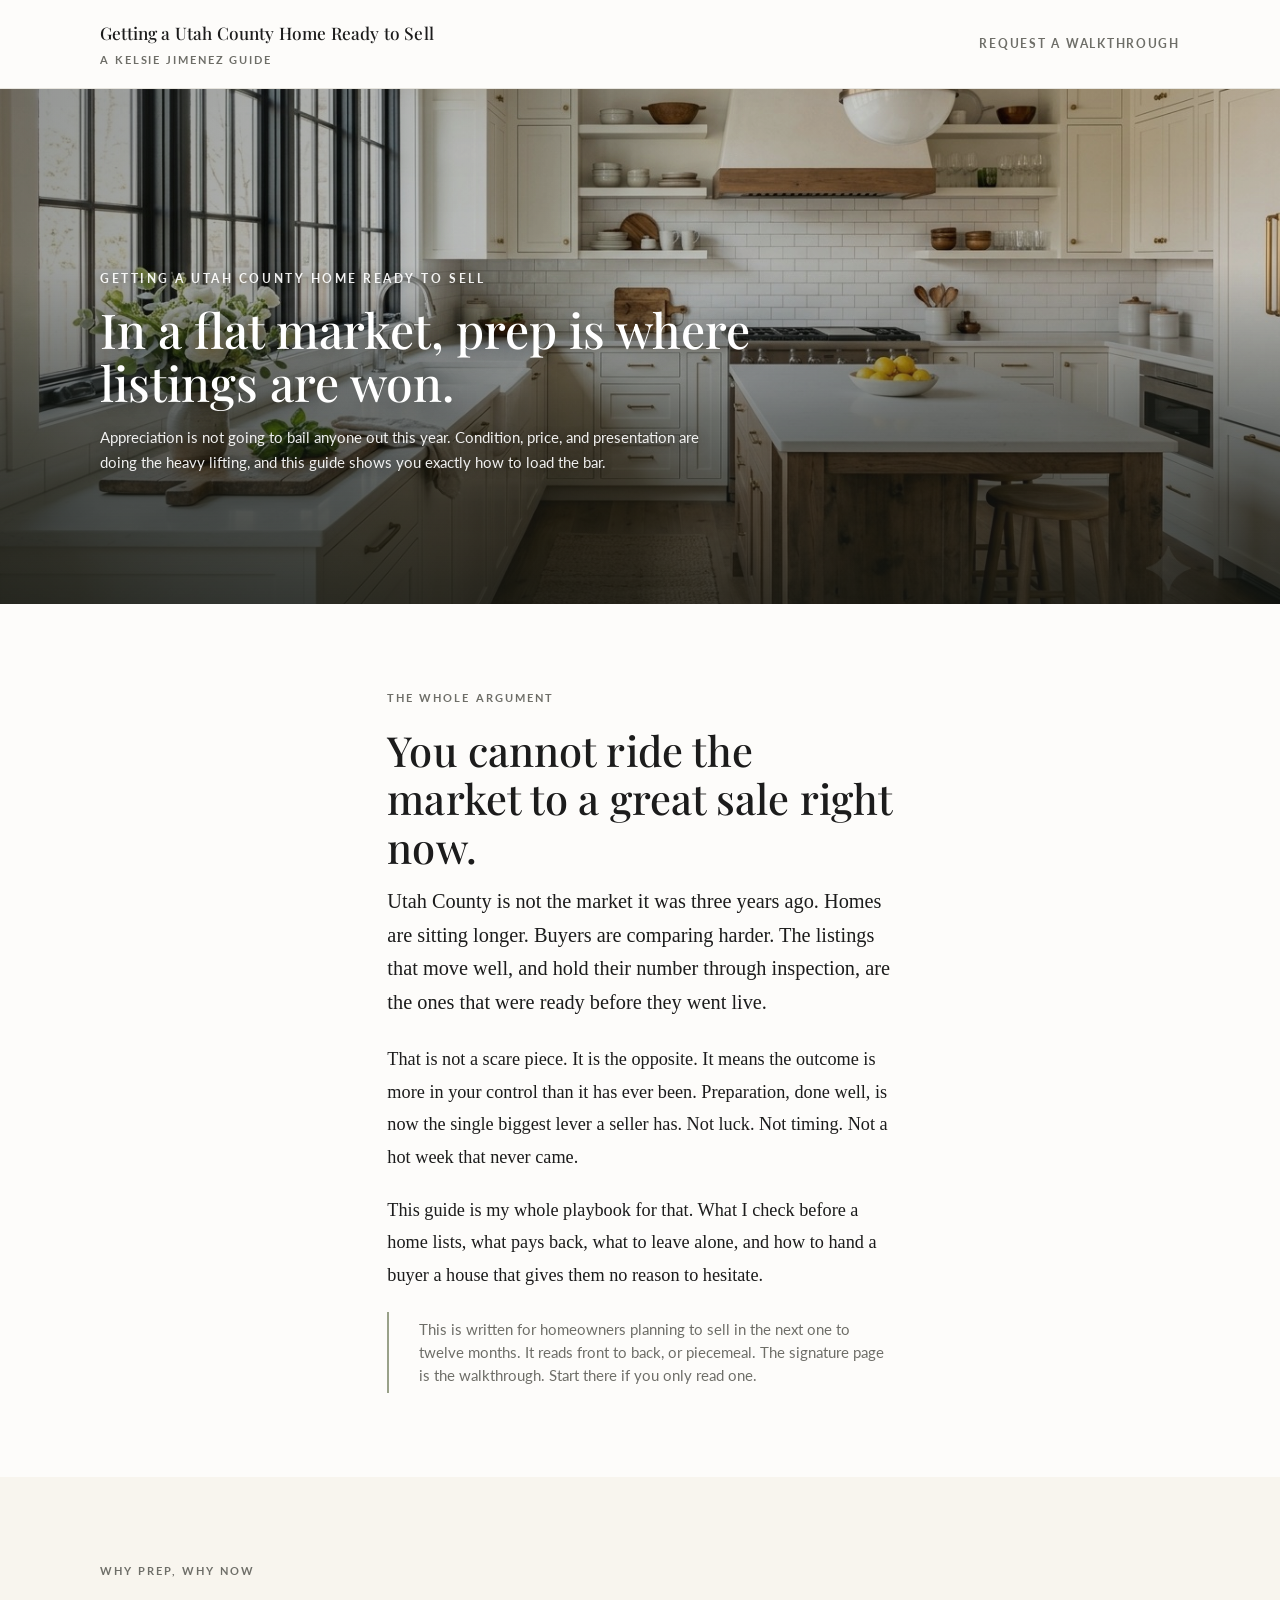
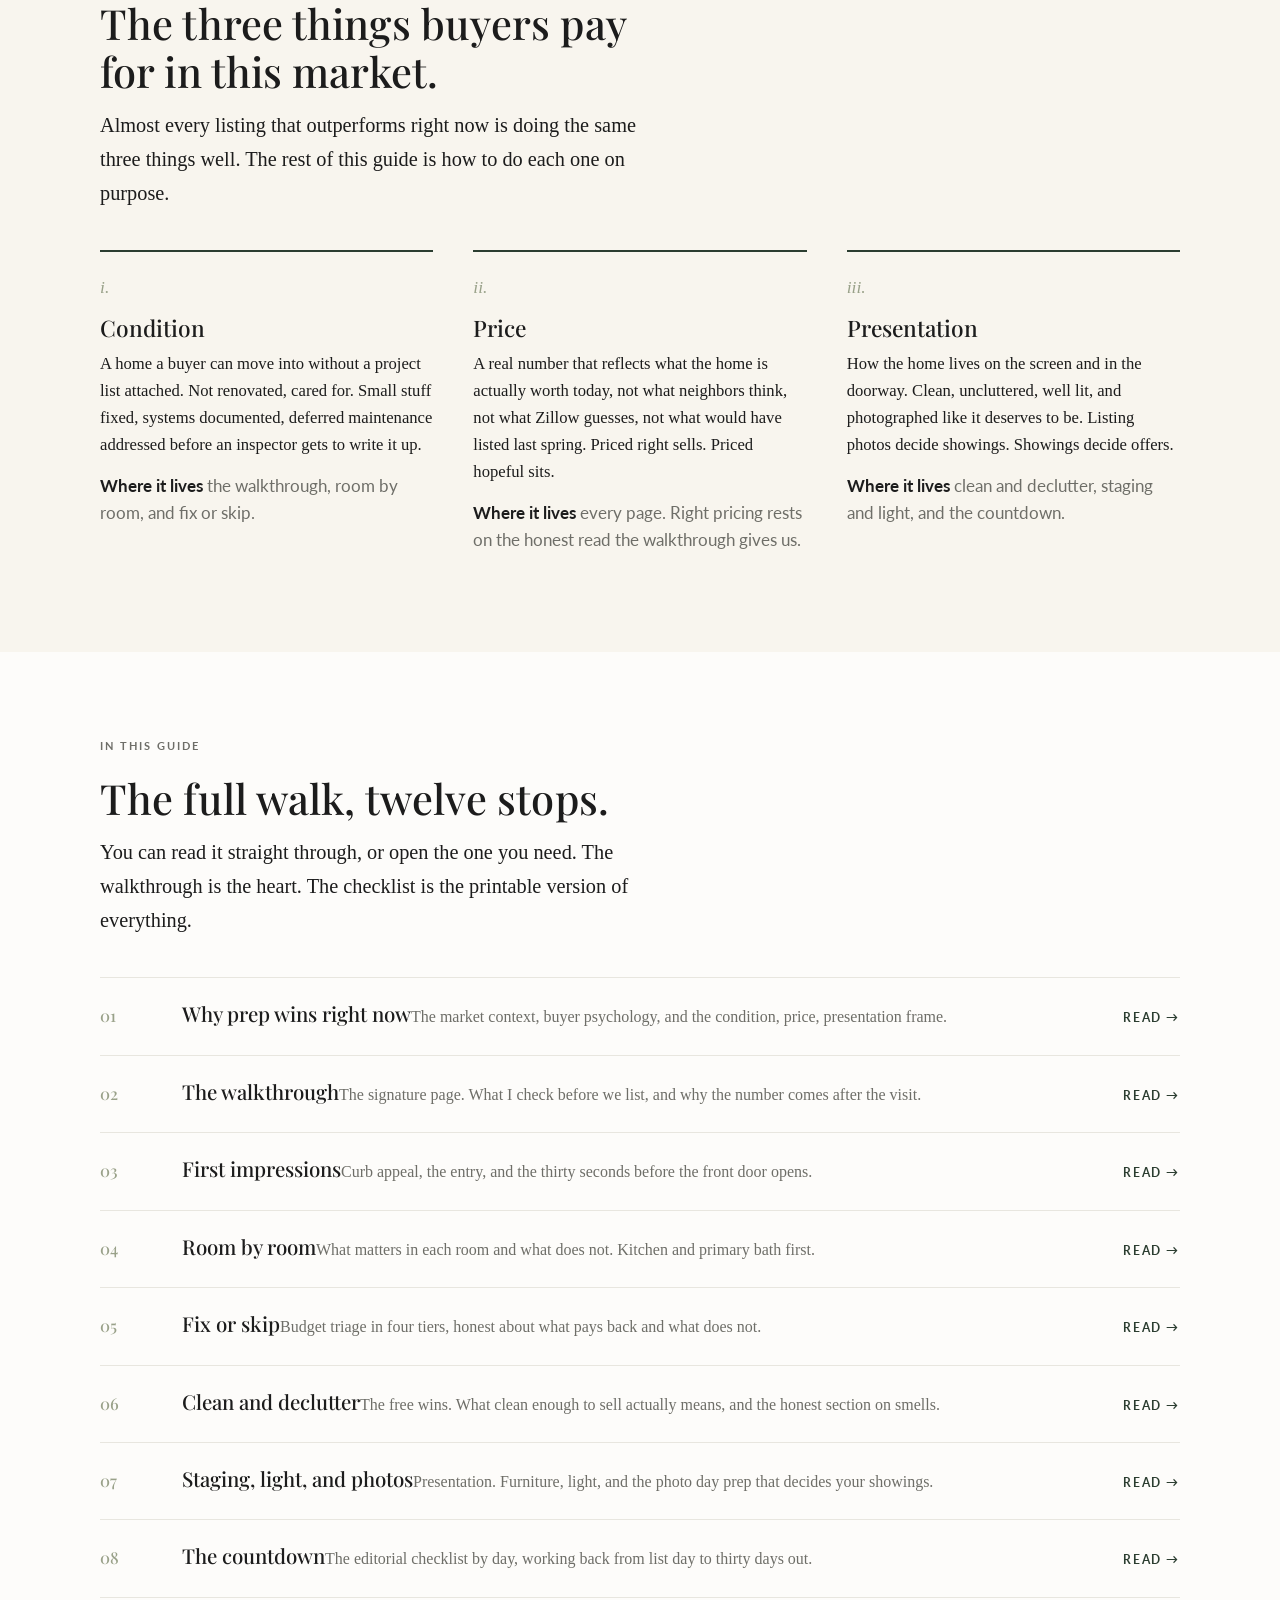
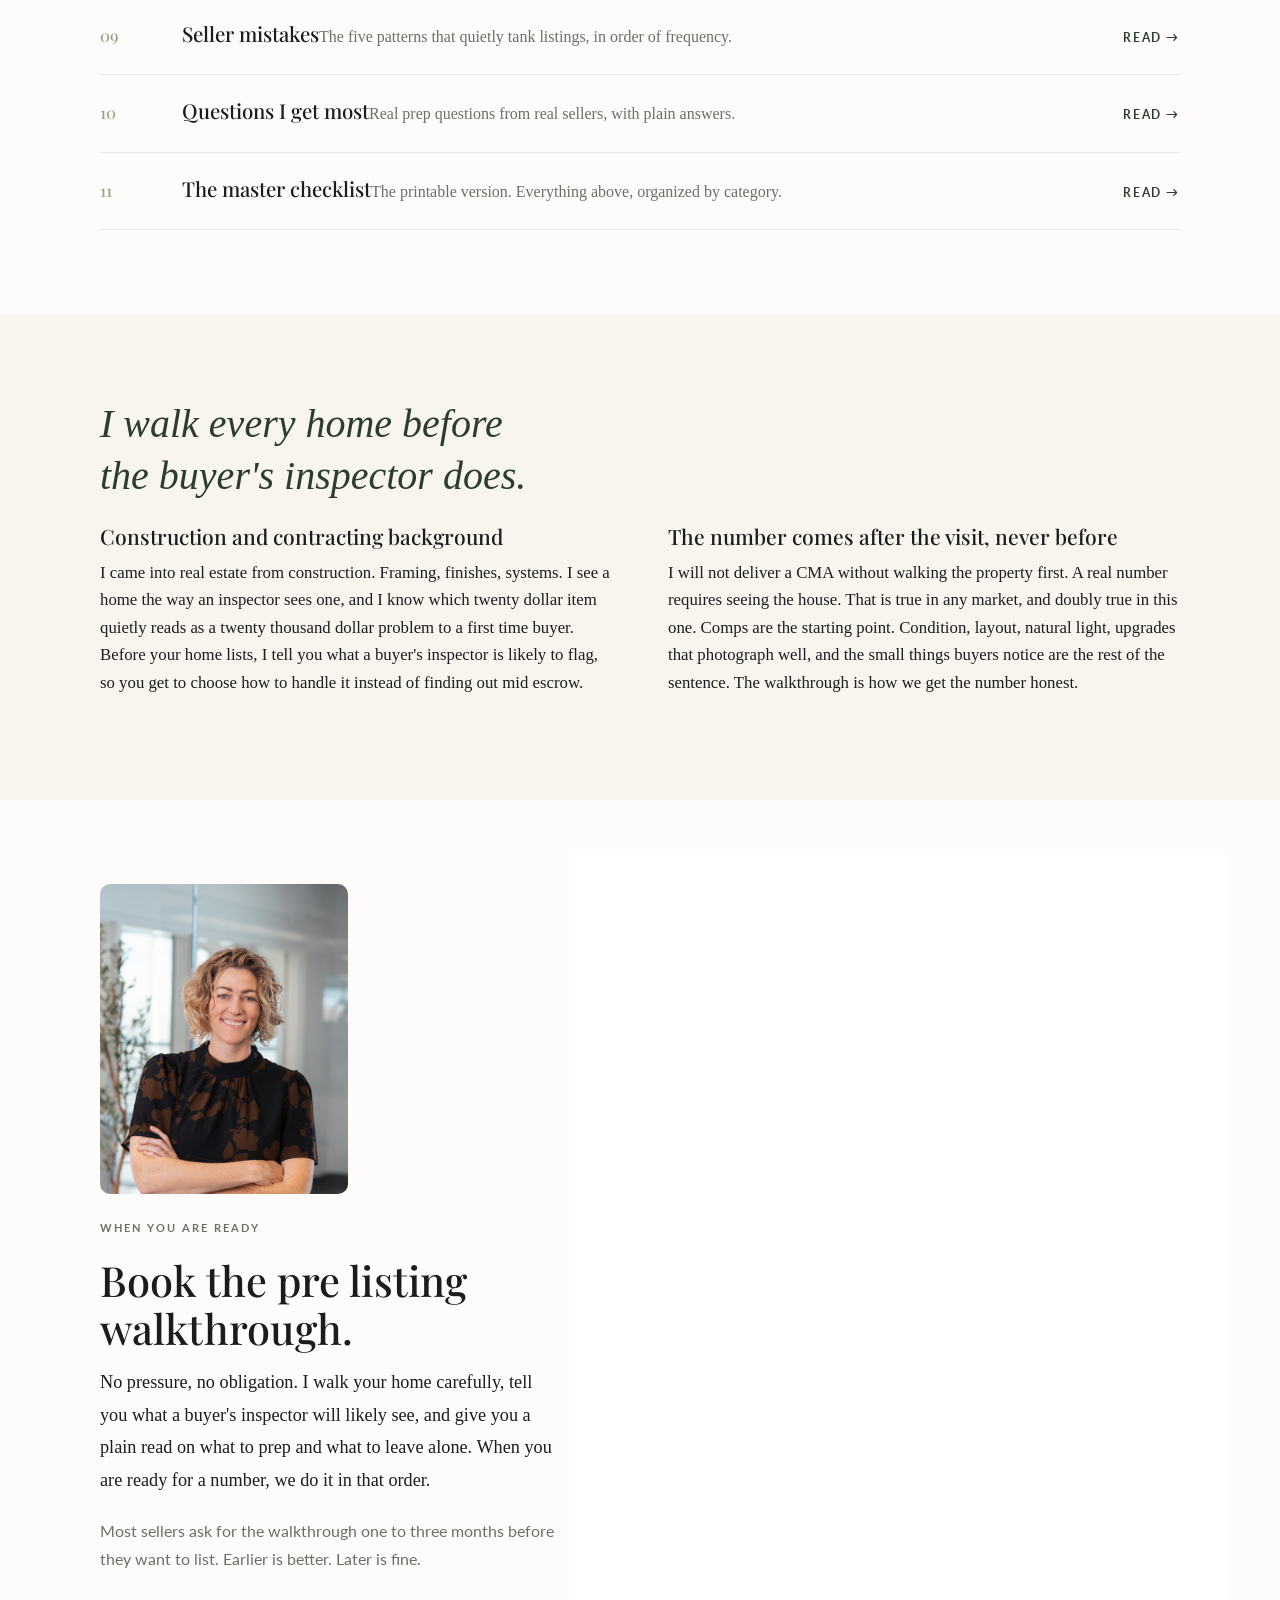
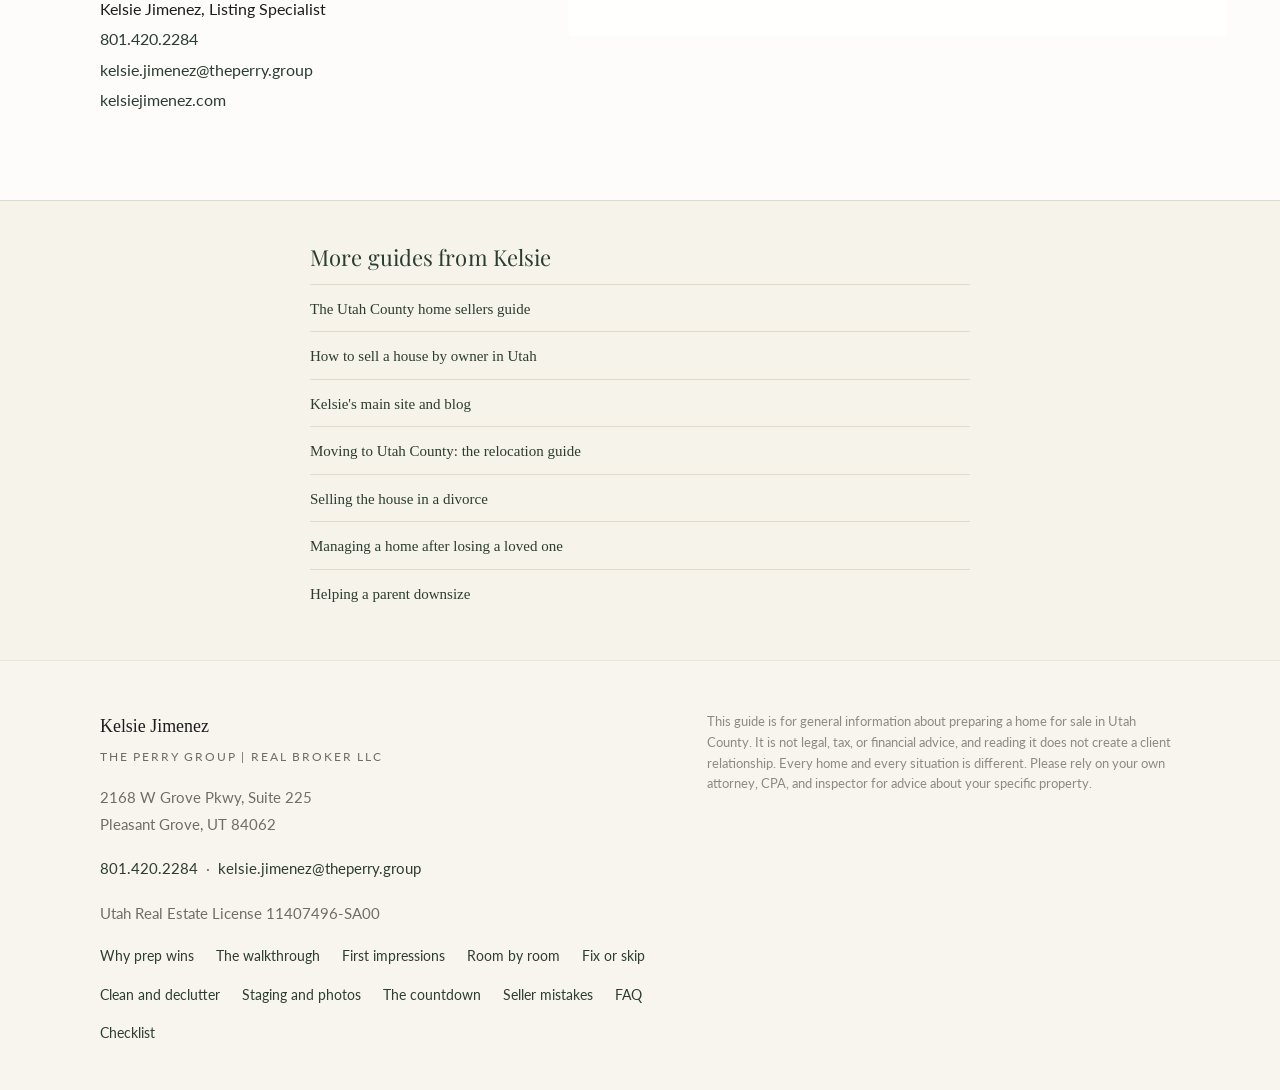
<file: index.html>
<!DOCTYPE html>
<html lang="en">
<head>
<!-- Google tag (gtag.js) -->
<script async src="https://www.googletagmanager.com/gtag/js?id=G-YQR8LKWMLH"></script>
<script>
  window.dataLayer = window.dataLayer || [];
  function gtag(){dataLayer.push(arguments);}
  gtag('js', new Date());
  gtag('config', 'G-YQR8LKWMLH');
</script>
<script id="kj-lead-events">
document.addEventListener('click',function(e){var a=e.target.closest&&e.target.closest('a[href^="sms:"],a[href^="tel:"]');if(a&&window.gtag){gtag('event',a.getAttribute('href').indexOf('sms:')===0?'text_me_click':'call_click',{link_url:a.getAttribute('href'),page_title:document.title,transport_type:'beacon'});}},true);
document.addEventListener('submit',function(e){if(window.gtag){gtag('event','generate_lead',{form_id:(e.target&&e.target.id)||'',page_title:document.title,transport_type:'beacon'});}},true);
</script>

<meta charset="UTF-8" />
<meta name="viewport" content="width=device-width, initial-scale=1.0" />
<title>Getting a Utah County Home Ready to Sell | Kelsie Jimenez</title>
<meta name="description" content="A listing prep guide for Utah County sellers who want it done right. In a flat market, prep is where listings are won. From Realtor Kelsie Jimenez." />
<link rel="canonical" href="https://listingprep.kelsiejimenez.com/" />
<meta property="og:type" content="website" />
<meta property="og:site_name" content="Getting a Utah County Home Ready to Sell" />
<meta property="og:title" content="Getting a Utah County Home Ready to Sell | Kelsie Jimenez" />
<meta property="og:description" content="A listing prep guide for Utah County sellers who want it done right. Prep is where listings are won." />
<meta property="og:url" content="https://listingprep.kelsiejimenez.com/" />
<meta property="og:image" content="https://listingprep.kelsiejimenez.com/hero.jpg" />
<meta name="twitter:card" content="summary_large_image" />
<meta name="twitter:title" content="Getting a Utah County Home Ready to Sell | Kelsie Jimenez" />
<meta name="twitter:description" content="A listing prep guide for Utah County sellers who want it done right." />
<meta name="twitter:image" content="https://listingprep.kelsiejimenez.com/hero.jpg" />
<script type="application/ld+json">
{
  "@context": "https://schema.org",
  "@graph": [
    {
      "@type": "RealEstateAgent",
      "@id": "https://listingprep.kelsiejimenez.com/#kelsie",
      "name": "Kelsie Jimenez",
      "url": "https://listingprep.kelsiejimenez.com",
      "image": "https://listingprep.kelsiejimenez.com/headshot.jpg",
      "description": "Utah County listing specialist with The Perry Group | Real Broker LLC. Construction and contracting background, walks every home before the buyer's inspector does, and will not deliver a CMA without walking the property first. Utah real estate license 11407496-SA00.",
      "telephone": "+1-801-420-2284",
      "email": "kelsie.jimenez@theperry.group",
      "address": {
        "@type": "PostalAddress",
        "streetAddress": "2168 W Grove Pkwy, Suite 225",
        "addressLocality": "Pleasant Grove",
        "addressRegion": "UT",
        "postalCode": "84062",
        "addressCountry": "US"
      },
      "memberOf": { "@type": "Organization", "name": "The Perry Group | Real Broker LLC" },
      "areaServed": [
        {"@type":"AdministrativeArea","name":"Utah County, Utah"},
        {"@type":"City","name":"Lehi, Utah"},
        {"@type":"City","name":"Saratoga Springs, Utah"},
        {"@type":"City","name":"American Fork, Utah"},
        {"@type":"City","name":"Pleasant Grove, Utah"},
        {"@type":"City","name":"Cedar Hills, Utah"},
        {"@type":"City","name":"Lindon, Utah"},
        {"@type":"City","name":"Orem, Utah"},
        {"@type":"City","name":"Provo, Utah"}
      ],
      "sameAs": [
        "https://www.facebook.com/kelsieadamsonjimenez",
        "https://www.instagram.com/kelsiejimenez",
        "https://www.linkedin.com/in/kelsiejimenez",
        "https://www.youtube.com/channel/KelsieJimenezutahlife"
      ]
    },
    {
      "@type": "WebSite",
      "@id": "https://listingprep.kelsiejimenez.com/#website",
      "url": "https://listingprep.kelsiejimenez.com",
      "name": "Getting a Utah County Home Ready to Sell",
      "publisher": { "@id": "https://listingprep.kelsiejimenez.com/#kelsie" }
    }
  ]
}
</script>

<link rel="preconnect" href="https://fonts.googleapis.com" />
<link rel="preconnect" href="https://fonts.gstatic.com" crossorigin />
<link href="https://fonts.googleapis.com/css2?family=Lato:wght@400;700&family=Playfair+Display:wght@400;500;600&display=swap" rel="stylesheet" />

<style>
  :root{
    --bg:#FDFCFA; --bg-warm:#F8F5EE; --sand:#F2E8D5;
    --ink:#1C1C1C; --ink-soft:#6E6E68;
    --forest:#2B3D30; --forest-2:#344A39; --bar:#1b2620; --sage:#99A189;
    --line:#E8E6DF; --glass:rgba(255,255,255,.82); --cream:#F2E8D5;
    --display:"Playfair Display", Georgia, serif;
    --body:"Times New Roman", Times, serif;
    --util:"Lato", system-ui, sans-serif;
    --maxw:1140px; --readw:62ch;
  }
  *{box-sizing:border-box;}
  html{scroll-behavior:smooth;}
  @media (prefers-reduced-motion:reduce){ html{scroll-behavior:auto;} }
  body{margin:0;background:var(--bg);color:var(--ink);font-family:var(--body);font-size:1.14rem;line-height:1.78;-webkit-font-smoothing:antialiased;text-rendering:optimizeLegibility;}
  .wrap{max-width:var(--maxw);margin:0 auto;padding:0 30px;}
  .read{max-width:var(--readw);}
  h1,h2,h3{font-family:var(--display);font-weight:500;line-height:1.16;margin:0;}
  p{margin:0 0 1.15em;}
  a{color:var(--forest);text-underline-offset:3px;}
  .label{font-family:var(--util);text-transform:uppercase;letter-spacing:.18em;font-size:.7rem;font-weight:700;color:var(--ink-soft);margin:0 0 18px;display:block;}
  section{padding:84px 0;}
  .band-warm{background:var(--bg-warm);}
  h2{font-size:clamp(1.9rem,3.4vw,2.6rem);margin-bottom:14px;letter-spacing:.1px;}
  .lede{font-size:1.27rem;line-height:1.66;color:var(--ink);}
  .section-head{margin-bottom:40px;}

  /* Editorial top strip (minimal, no pill, no gradient) */
  .topbar{border-bottom:1px solid var(--line);background:var(--bg);position:sticky;top:0;z-index:20;}
  .topbar .wrap{display:flex;align-items:center;justify-content:space-between;padding-top:18px;padding-bottom:18px;}
  .topbar .brand{font-family:var(--display);font-size:1.08rem;font-weight:500;color:var(--ink);text-decoration:none;letter-spacing:.01em;}
  .topbar .brand-sub{display:block;font-family:var(--util);font-size:.66rem;letter-spacing:.18em;text-transform:uppercase;color:var(--ink-soft);margin-top:2px;font-weight:700;}
  .topbar .top-cta{font-family:var(--util);font-size:.78rem;letter-spacing:.14em;text-transform:uppercase;font-weight:700;color:var(--ink-soft);text-decoration:none;}
  .topbar .top-cta:hover,.topbar .top-cta:focus{color:var(--forest);}

  /* Hero, hub-slim: photo full-bleed, content bottom-left */
  .hero{position:relative;min-height:52vh;display:flex;flex-direction:column;justify-content:flex-end;overflow:hidden;background:var(--forest-2);}
  .hero-img{position:absolute;inset:0;width:100%;height:100%;object-fit:cover;object-position:center 62%;display:block;}
  .hero-scrim{position:absolute;inset:0;background:linear-gradient(180deg,rgba(18,22,18,.18) 0%,rgba(18,22,18,.16) 34%,rgba(18,22,18,.55) 64%,rgba(18,22,18,.8) 100%),linear-gradient(100deg,rgba(18,22,18,.34) 0%,rgba(18,22,18,0) 55%);}
  .hero-center{position:relative;z-index:2;padding:96px 30px 44px;max-width:var(--maxw);margin:0 auto;width:100%;color:#fff;}
  .hero-center-inner{max-width:none;}
  .hero-eyebrow{font-family:var(--util);font-size:11.5px;letter-spacing:.22em;text-transform:uppercase;opacity:.92;font-weight:700;margin-bottom:14px;display:block;color:#fff;text-shadow:0 1px 10px rgba(0,0,0,.55);}
  .hero-title{font-family:var(--display);font-weight:500;font-size:clamp(1.9rem,4.4vw,3rem);line-height:1.1;margin:0;color:#fff;text-shadow:0 2px 24px rgba(0,0,0,.5);max-width:24ch;}
  .hero-sub{font-family:var(--util);font-size:.95rem;font-weight:400;line-height:1.7;color:rgba(255,255,255,.92);text-shadow:0 1px 12px rgba(0,0,0,.45);max-width:70ch;margin:16px 0 0;}

  /* Editorial pull quote */
  .pull{font-family:var(--display);font-weight:400;font-size:clamp(1.7rem,3.4vw,2.5rem);line-height:1.3;color:var(--forest);max-width:22ch;margin:0 0 22px;}

  /* Options grid, top border only, no cards */
  .cols3{display:grid;grid-template-columns:repeat(3,1fr);gap:40px;margin-top:8px;}
  @media (max-width:840px){ .cols3{grid-template-columns:1fr;gap:30px;} }
  .opt{padding-top:20px;border-top:2px solid var(--forest);}
  .opt__no{font-family:var(--display);font-weight:500;font-size:1.1rem;color:var(--sage);margin-bottom:10px;}
  .opt h3{font-size:1.42rem;margin-bottom:10px;line-height:1.22;}
  .opt p{font-size:1.04rem;line-height:1.62;margin-bottom:14px;}
  .opt__tag{font-family:var(--util);font-size:.92rem;line-height:1.5;color:var(--ink-soft);}
  .opt__tag b{color:var(--ink);font-weight:700;}

  /* Guide map, editorial list, no boxes */
  .guidemap{margin-top:20px;border-top:1px solid var(--line);}
  .guidemap a{display:grid;grid-template-columns:60px 1fr auto;align-items:baseline;gap:22px;padding:22px 0;border-bottom:1px solid var(--line);color:var(--ink);text-decoration:none;transition:color .18s ease;}
  .guidemap a:hover,.guidemap a:focus{color:var(--forest);}
  .guidemap .n{font-family:var(--display);font-weight:500;font-size:1.02rem;color:var(--sage);}
  .guidemap .t{font-family:var(--display);font-weight:500;font-size:1.28rem;line-height:1.28;}
  .guidemap .d{font-family:var(--body);font-size:1rem;color:var(--ink-soft);line-height:1.5;margin-top:4px;}
  .guidemap .go{font-family:var(--util);font-size:.72rem;letter-spacing:.14em;text-transform:uppercase;color:var(--forest);font-weight:700;}
  @media (max-width:720px){ .guidemap a{grid-template-columns:44px 1fr;} .guidemap .go{grid-column:2;margin-top:6px;} }

  /* Two-column reason grid, no boxes */
  .why-grid{display:grid;grid-template-columns:1fr 1fr;gap:56px;margin-top:10px;}
  @media (max-width:820px){ .why-grid{grid-template-columns:1fr;gap:36px;} }
  .why h3{font-size:1.32rem;margin-bottom:10px;}
  .why p{font-size:1.05rem;line-height:1.64;}

  /* Factor grid, thin lines */
  .factors{display:grid;grid-template-columns:1fr 1fr;gap:6px 56px;margin-top:6px;}
  @media (max-width:720px){ .factors{grid-template-columns:1fr;} }
  .factor{padding:22px 0;border-top:1px solid var(--line);}
  .factor h3{font-size:1.2rem;margin-bottom:6px;}
  .factor p{font-size:1.02rem;line-height:1.6;margin:0;color:var(--ink);}

  /* Small side panel note, sage stripe, no bg */
  .panel{border-left:2px solid var(--sage);padding:6px 0 6px 30px;margin-top:8px;}
  .panel .fine{font-family:var(--util);font-size:.92rem;line-height:1.55;color:var(--ink-soft);margin:0;}

  /* Closing form section */
  .close-grid{display:grid;grid-template-columns:0.9fr 1.1fr;gap:56px;align-items:start;}
  @media (max-width:860px){ .close-grid{grid-template-columns:1fr;gap:38px;} }
  .headshot{width:248px;max-width:62%;aspect-ratio:4/5;border-radius:10px;overflow:hidden;background:var(--sand);margin-bottom:24px;}
  .headshot img{width:100%;height:100%;object-fit:cover;display:block;}
  .close-copy .contact{font-family:var(--util);font-size:1rem;line-height:1.9;margin-top:20px;}
  .close-copy .contact a{color:var(--forest);text-decoration:none;}
  .close-copy .contact a:hover,.close-copy .contact a:focus{text-decoration:underline;}

  form{background:var(--glass);backdrop-filter:blur(12px);-webkit-backdrop-filter:blur(12px);border:1px solid rgba(255,255,255,.7);border-radius:10px;padding:34px 30px;box-shadow:0 18px 50px -28px rgba(28,28,26,.35);}
  .field{margin-bottom:18px;}
  label{display:block;font-family:var(--util);font-size:.74rem;font-weight:700;letter-spacing:.1em;text-transform:uppercase;color:var(--ink-soft);margin-bottom:7px;}
  input,textarea,select{width:100%;font-family:var(--body);font-size:1.05rem;color:var(--ink);background:#fff;border:1px solid var(--line);border-radius:6px;padding:12px 14px;}
  textarea{min-height:104px;resize:vertical;}
  input:focus,textarea:focus,select:focus{outline:2px solid var(--sage);outline-offset:1px;border-color:var(--forest);}
  .btn{appearance:none;cursor:pointer;width:100%;background:var(--forest);color:var(--bg);font-family:var(--util);font-size:1rem;font-weight:700;letter-spacing:.02em;border:none;border-radius:6px;padding:15px 18px;margin-top:4px;transition:background .18s ease;}
  .btn:hover,.btn:focus{background:var(--forest-2);outline:2px solid var(--sage);outline-offset:2px;}
  .form-note{font-family:var(--util);font-size:.82rem;color:var(--ink-soft);margin:14px 0 0;line-height:1.5;}

  footer{background:var(--bg-warm);border-top:1px solid var(--line);padding:50px 0 44px;font-family:var(--util);font-size:.95rem;color:var(--ink-soft);}
  footer .wrap{display:grid;grid-template-columns:1.2fr 1fr;gap:40px;}
  @media (max-width:720px){ footer .wrap{grid-template-columns:1fr;gap:26px;} }
  footer .fname{font-family:var(--body);color:var(--ink);font-size:1.12rem;}
  footer .fname span{font-family:var(--util);display:block;font-size:.72rem;letter-spacing:.16em;text-transform:uppercase;color:var(--ink-soft);margin-top:4px;}
  footer a{color:var(--forest);text-decoration:none;}
  footer a:hover{text-decoration:underline;}
  .footer-nav{display:flex;flex-wrap:wrap;gap:14px 22px;margin-top:14px;}
  .footer-nav a{font-family:var(--util);font-size:.86rem;}
  .disclaimer{font-size:.8rem;line-height:1.62;color:#8B8B84;}

  .reveal{opacity:0;transform:translateY(12px);transition:opacity .6s ease, transform .6s ease;}
  .reveal.in{opacity:1;transform:none;}
  @media (prefers-reduced-motion:reduce){ .reveal{opacity:1;transform:none;transition:none;} }
  a.skip{position:absolute;left:-9999px;}
  a.skip:focus{left:16px;top:16px;position:fixed;background:var(--bg);color:var(--forest);padding:10px 16px;border-radius:4px;z-index:50;border:1px solid var(--line);}

  /* Prev/next editorial nav */
  .pn{display:grid;grid-template-columns:1fr 1fr;gap:40px;border-top:1px solid var(--line);border-bottom:1px solid var(--line);padding:34px 0;}
  @media (max-width:720px){ .pn{grid-template-columns:1fr;gap:22px;} }
  .pn a{color:var(--ink);text-decoration:none;display:block;}
  .pn .plabel{font-family:var(--util);font-size:.7rem;letter-spacing:.18em;text-transform:uppercase;color:var(--ink-soft);font-weight:700;margin-bottom:6px;display:block;}
  .pn .ptitle{font-family:var(--display);font-weight:500;font-size:1.22rem;color:var(--forest);}
  .pn .right{text-align:right;}
  @media (max-width:720px){ .pn .right{text-align:left;} }

  /* italic-accent-fix: 2026-07-03 */
  /* Italic display accents use Times New Roman. Playfair Display italic capitals (Q, J, Z) render poorly. */
  h1 em, h2 em, h3 em, h4 em, h5 em, h6 em,
  .section-title em, .nextband h2 em, .w-hero h2 em, .offramp h2,
  .pull, .letter-quote, .kelsie-note-text, .opt__no {
    font-family: 'Times New Roman', Georgia, serif;
    font-style: italic;
  }
  /* Explicit override: pull quote and roman markers are italic Times, not Playfair. */
  .pull, .opt__no { font-style: italic; }
</style>
</head>
<body>
<a class="skip" href="#start">Skip to guide</a>

<header class="topbar">
  <div class="wrap">
    <a class="brand" href="/">Getting a Utah County Home Ready to Sell<span class="brand-sub">A Kelsie Jimenez Guide</span></a>
    <a class="top-cta" href="#walkthrough-form">Request a walkthrough</a>
  </div>
</header>

<section class="hero">
  <img class="hero-img" src="hero.jpg" alt="A cared for Utah County home at golden hour, ready to list" />
  <div class="hero-scrim"></div>
  <div class="hero-center">
    <div class="hero-center-inner">
      <span class="hero-eyebrow">Getting a Utah County Home Ready to Sell</span>
      <h1 class="hero-title">In a flat market, prep is where listings are won.</h1>
      <p class="hero-sub">Appreciation is not going to bail anyone out this year. Condition, price, and presentation are doing the heavy lifting, and this guide shows you exactly how to load the bar.</p>
    </div>
  </div>
</section>

<main>

<section id="start">
  <div class="wrap read reveal">
    <span class="label">The whole argument</span>
    <h2>You cannot ride the market to a great sale right now.</h2>
    <p class="lede">Utah County is not the market it was three years ago. Homes are sitting longer. Buyers are comparing harder. The listings that move well, and hold their number through inspection, are the ones that were ready before they went live.</p>
    <p>That is not a scare piece. It is the opposite. It means the outcome is more in your control than it has ever been. Preparation, done well, is now the single biggest lever a seller has. Not luck. Not timing. Not a hot week that never came.</p>
    <p>This guide is my whole playbook for that. What I check before a home lists, what pays back, what to leave alone, and how to hand a buyer a house that gives them no reason to hesitate.</p>
    <div class="panel"><p class="fine">This is written for homeowners planning to sell in the next one to twelve months. It reads front to back, or piecemeal. The signature page is the walkthrough. Start there if you only read one.</p></div>
  </div>
</section>

<section class="band-warm">
  <div class="wrap reveal">
    <div class="section-head read">
      <span class="label">Why prep, why now</span>
      <h2>The three things buyers pay for in this market.</h2>
      <p class="lede">Almost every listing that outperforms right now is doing the same three things well. The rest of this guide is how to do each one on purpose.</p>
    </div>
    <div class="cols3">
      <div class="opt"><div class="opt__no">i.</div><h3>Condition</h3><p>A home a buyer can move into without a project list attached. Not renovated, cared for. Small stuff fixed, systems documented, deferred maintenance addressed before an inspector gets to write it up.</p><p class="opt__tag"><b>Where it lives</b> the walkthrough, room by room, and fix or skip.</p></div>
      <div class="opt"><div class="opt__no">ii.</div><h3>Price</h3><p>A real number that reflects what the home is actually worth today, not what neighbors think, not what Zillow guesses, not what would have listed last spring. Priced right sells. Priced hopeful sits.</p><p class="opt__tag"><b>Where it lives</b> every page. Right pricing rests on the honest read the walkthrough gives us.</p></div>
      <div class="opt"><div class="opt__no">iii.</div><h3>Presentation</h3><p>How the home lives on the screen and in the doorway. Clean, uncluttered, well lit, and photographed like it deserves to be. Listing photos decide showings. Showings decide offers.</p><p class="opt__tag"><b>Where it lives</b> clean and declutter, staging and light, and the countdown.</p></div>
    </div>
  </div>
</section>

<section>
  <div class="wrap reveal">
    <div class="section-head read">
      <span class="label">In this guide</span>
      <h2>The full walk, twelve stops.</h2>
      <p class="lede">You can read it straight through, or open the one you need. The walkthrough is the heart. The checklist is the printable version of everything.</p>
    </div>
    <nav class="guidemap" aria-label="Guide contents">
      <a href="why-prep-wins.html"><span class="n">01</span><span><span class="t">Why prep wins right now</span><span class="d">The market context, buyer psychology, and the condition, price, presentation frame.</span></span><span class="go">Read &rarr;</span></a>
      <a href="the-walkthrough.html"><span class="n">02</span><span><span class="t">The walkthrough</span><span class="d">The signature page. What I check before we list, and why the number comes after the visit.</span></span><span class="go">Read &rarr;</span></a>
      <a href="first-impressions.html"><span class="n">03</span><span><span class="t">First impressions</span><span class="d">Curb appeal, the entry, and the thirty seconds before the front door opens.</span></span><span class="go">Read &rarr;</span></a>
      <a href="room-by-room.html"><span class="n">04</span><span><span class="t">Room by room</span><span class="d">What matters in each room and what does not. Kitchen and primary bath first.</span></span><span class="go">Read &rarr;</span></a>
      <a href="fix-or-skip.html"><span class="n">05</span><span><span class="t">Fix or skip</span><span class="d">Budget triage in four tiers, honest about what pays back and what does not.</span></span><span class="go">Read &rarr;</span></a>
      <a href="clean-declutter.html"><span class="n">06</span><span><span class="t">Clean and declutter</span><span class="d">The free wins. What clean enough to sell actually means, and the honest section on smells.</span></span><span class="go">Read &rarr;</span></a>
      <a href="staging-light-photos.html"><span class="n">07</span><span><span class="t">Staging, light, and photos</span><span class="d">Presentation. Furniture, light, and the photo day prep that decides your showings.</span></span><span class="go">Read &rarr;</span></a>
      <a href="the-countdown.html"><span class="n">08</span><span><span class="t">The countdown</span><span class="d">The editorial checklist by day, working back from list day to thirty days out.</span></span><span class="go">Read &rarr;</span></a>
      <a href="seller-mistakes.html"><span class="n">09</span><span><span class="t">Seller mistakes</span><span class="d">The five patterns that quietly tank listings, in order of frequency.</span></span><span class="go">Read &rarr;</span></a>
      <a href="faq.html"><span class="n">10</span><span><span class="t">Questions I get most</span><span class="d">Real prep questions from real sellers, with plain answers.</span></span><span class="go">Read &rarr;</span></a>
      <a href="checklist.html"><span class="n">11</span><span><span class="t">The master checklist</span><span class="d">The printable version. Everything above, organized by category.</span></span><span class="go">Read &rarr;</span></a>
    </nav>
  </div>
</section>

<section class="band-warm">
  <div class="wrap reveal">
    <p class="pull">I walk every home before the buyer's inspector does.</p>
    <div class="why-grid">
      <div class="why"><h3>Construction and contracting background</h3><p>I came into real estate from construction. Framing, finishes, systems. I see a home the way an inspector sees one, and I know which twenty dollar item quietly reads as a twenty thousand dollar problem to a first time buyer. Before your home lists, I tell you what a buyer's inspector is likely to flag, so you get to choose how to handle it instead of finding out mid escrow.</p></div>
      <div class="why"><h3>The number comes after the visit, never before</h3><p>I will not deliver a CMA without walking the property first. A real number requires seeing the house. That is true in any market, and doubly true in this one. Comps are the starting point. Condition, layout, natural light, upgrades that photograph well, and the small things buyers notice are the rest of the sentence. The walkthrough is how we get the number honest.</p></div>
    </div>
  </div>
</section>

<section id="walkthrough-form">
  <div class="wrap reveal">
    <div class="close-grid">
      <div class="close-copy">
        <div class="headshot"><img src="headshot.jpg" alt="Kelsie Jimenez" loading="lazy" /></div>
        <span class="label">When you are ready</span>
        <h2 style="margin-bottom:14px;">Book the pre listing walkthrough.</h2>
        <p>No pressure, no obligation. I walk your home carefully, tell you what a buyer's inspector will likely see, and give you a plain read on what to prep and what to leave alone. When you are ready for a number, we do it in that order.</p>
        <p style="font-family:var(--util);font-size:1rem;color:var(--ink-soft);">Most sellers ask for the walkthrough one to three months before they want to list. Earlier is better. Later is fine.</p>
        <div class="contact">
          Kelsie Jimenez, Listing Specialist<br/>
          <a href="tel:+18014202284">801.420.2284</a><br/>
          <a href="mailto:kelsie.jimenez@theperry.group">kelsie.jimenez@theperry.group</a><br/>
          <a href="https://kelsiejimenez.com">kelsiejimenez.com</a>
        </div>
      </div>
      <form action="https://formspree.io/f/xpqgkjrr" method="POST">
        <input type="hidden" name="_subject" value="Listing Prep Guide, walkthrough request" />
        <input type="text" name="_gotcha" tabindex="-1" autocomplete="off" style="position:absolute;left:-9999px;" aria-hidden="true" />
        <div class="field"><label for="name">First name</label><input id="name" name="name" type="text" autocomplete="given-name" required /></div>
        <div class="field"><label for="email">Email</label><input id="email" name="email" type="email" autocomplete="email" required /></div>
        <div class="field"><label for="phone">Phone (optional)</label><input id="phone" name="phone" type="tel" autocomplete="tel" /></div>
        <div class="field"><label for="timeline">Timeline</label>
          <select id="timeline" name="timeline">
            <option value="0-3">Zero to three months</option>
            <option value="3-6">Three to six months</option>
            <option value="6-12">Six to twelve months</option>
            <option value="planning">Just planning</option>
          </select>
        </div>
        <div class="field"><label for="message">Anything you want me to know</label><textarea id="message" name="message" placeholder="Address, questions, or just hello."></textarea></div>
        <button class="btn" type="submit">Request the walkthrough</button>
        <p class="form-note">I read every message myself. I will get back to you within one business day.</p>
      </form>
    </div>
  </div>
</section>

</main>


<!-- GUIDE NETWORK CROSS-LINKS -->
<nav class="guide-network-nav" aria-label="More guides from Kelsie" style="background:#F6F3EA; border-top:1px solid #E3DCCB; padding:44px 24px;">
  <div style="max-width:660px; margin:0 auto;">
    <h2 style="font-family:'Playfair Display',serif; font-weight:400; font-style:normal; font-size:22px; color:#2B3D30; margin:0 0 14px;">More guides from Kelsie</h2>
    <ul style="list-style:none; margin:0; padding:0;">
      <li style="padding:7px 0; border-top:1px solid #E3DCCB;"><a href="https://sellers.kelsiejimenez.com/" style="color:#2B3D30; text-decoration:none; font-family:'Times New Roman',Times,serif; font-size:15px;">The Utah County home sellers guide</a></li>
      <li style="padding:7px 0; border-top:1px solid #E3DCCB;"><a href="https://forsalebyowner.kelsiejimenez.com/" style="color:#2B3D30; text-decoration:none; font-family:'Times New Roman',Times,serif; font-size:15px;">How to sell a house by owner in Utah</a></li>
      <li style="padding:7px 0; border-top:1px solid #E3DCCB;"><a href="https://kelsiejimenez.com" style="color:#2B3D30; text-decoration:none; font-family:'Times New Roman',Times,serif; font-size:15px;">Kelsie's main site and blog</a></li>
      <li style="padding:7px 0; border-top:1px solid #E3DCCB;"><a href="https://guide.kelsiejimenez.com/" style="color:#2B3D30; text-decoration:none; font-family:'Times New Roman',Times,serif; font-size:15px;">Moving to Utah County: the relocation guide</a></li>
      <li style="padding:7px 0; border-top:1px solid #E3DCCB;"><a href="https://divorce.kelsiejimenez.com/" style="color:#2B3D30; text-decoration:none; font-family:'Times New Roman',Times,serif; font-size:15px;">Selling the house in a divorce</a></li>
      <li style="padding:7px 0; border-top:1px solid #E3DCCB;"><a href="https://probate.kelsiejimenez.com/" style="color:#2B3D30; text-decoration:none; font-family:'Times New Roman',Times,serif; font-size:15px;">Managing a home after losing a loved one</a></li>
      <li style="padding:7px 0; border-top:1px solid #E3DCCB;"><a href="https://downsizing.kelsiejimenez.com/" style="color:#2B3D30; text-decoration:none; font-family:'Times New Roman',Times,serif; font-size:15px;">Helping a parent downsize</a></li>
    </ul>
  </div>
</nav>
<footer>
  <div class="wrap">
    <div>
      <div class="fname">Kelsie Jimenez<span>The Perry Group | Real Broker LLC</span></div>
      <p style="margin-top:16px;">2168 W Grove Pkwy, Suite 225<br/>Pleasant Grove, UT 84062</p>
      <p><a href="tel:+18014202284">801.420.2284</a> &nbsp;&middot;&nbsp; <a href="mailto:kelsie.jimenez@theperry.group">kelsie.jimenez@theperry.group</a></p>
      <p>Utah Real Estate License 11407496-SA00</p>
      <div class="footer-nav">
        <a href="why-prep-wins.html">Why prep wins</a>
        <a href="the-walkthrough.html">The walkthrough</a>
        <a href="first-impressions.html">First impressions</a>
        <a href="room-by-room.html">Room by room</a>
        <a href="fix-or-skip.html">Fix or skip</a>
        <a href="clean-declutter.html">Clean and declutter</a>
        <a href="staging-light-photos.html">Staging and photos</a>
        <a href="the-countdown.html">The countdown</a>
        <a href="seller-mistakes.html">Seller mistakes</a>
        <a href="faq.html">FAQ</a>
        <a href="checklist.html">Checklist</a>
      </div>
    </div>
    <div><p class="disclaimer">This guide is for general information about preparing a home for sale in Utah County. It is not legal, tax, or financial advice, and reading it does not create a client relationship. Every home and every situation is different. Please rely on your own attorney, CPA, and inspector for advice about your specific property.</p></div>
  </div>
</footer>

<script>
  (function(){
    var reduce = window.matchMedia && window.matchMedia('(prefers-reduced-motion: reduce)').matches;
    var items = document.querySelectorAll('.reveal');
    if(reduce || !('IntersectionObserver' in window)){ items.forEach(function(el){el.classList.add('in');}); return; }
    var obs = new IntersectionObserver(function(entries){ entries.forEach(function(e){ if(e.isIntersecting){ e.target.classList.add('in'); obs.unobserve(e.target); } }); }, {threshold:0.12});
    items.forEach(function(el){ obs.observe(el); });
  })();
</script>
</body>
</html>
</file>
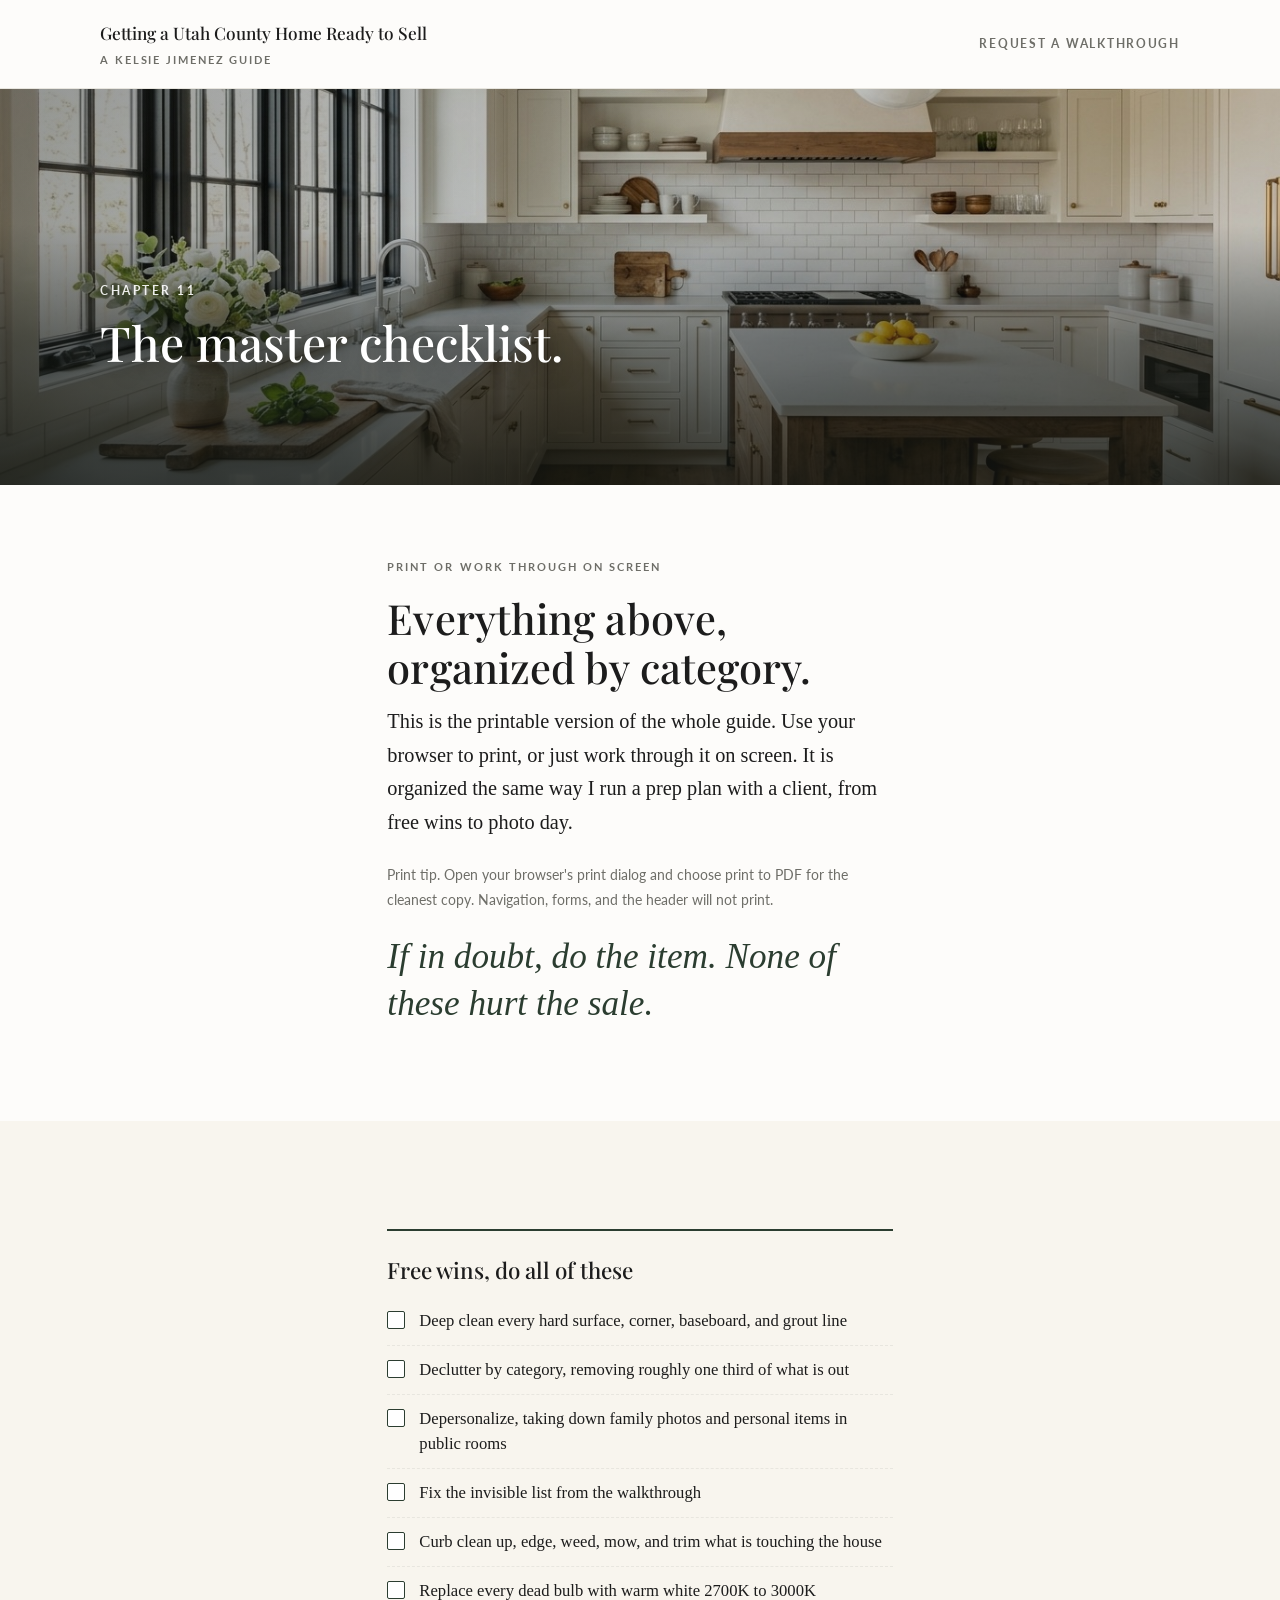
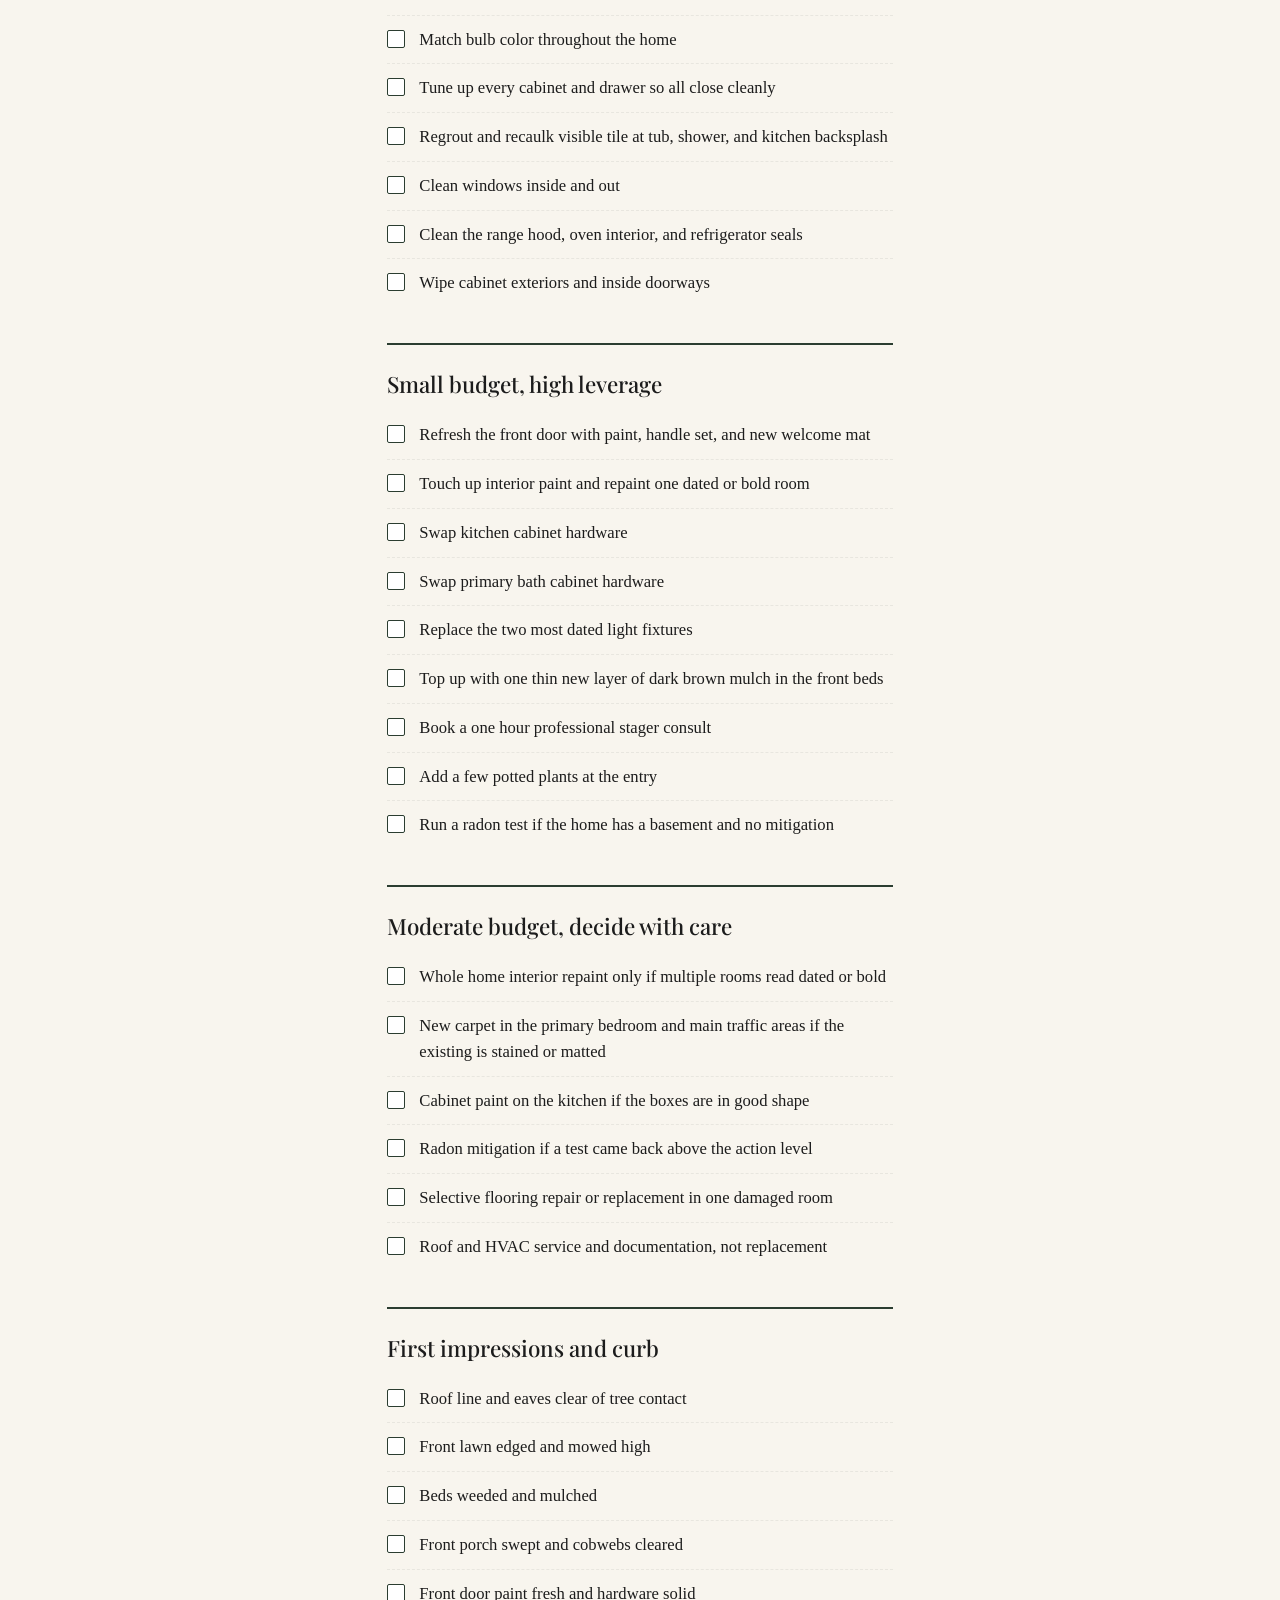
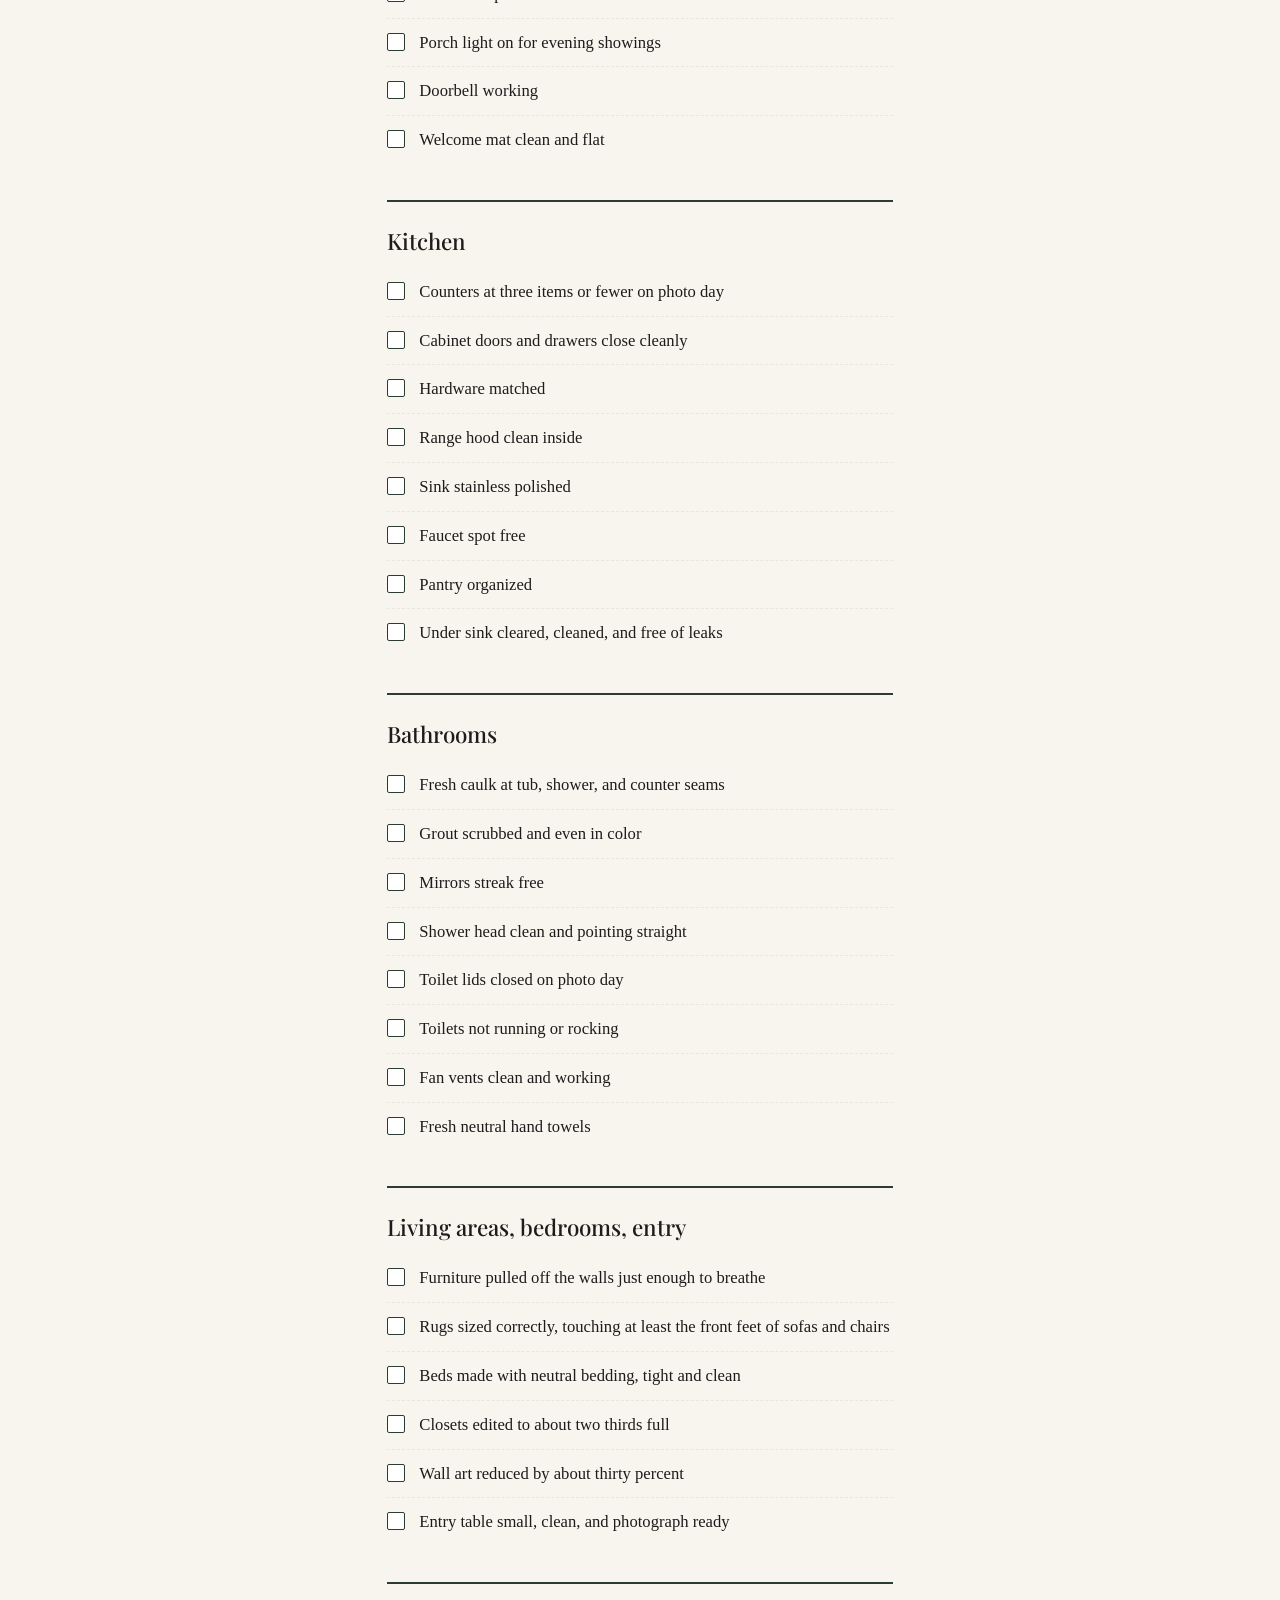
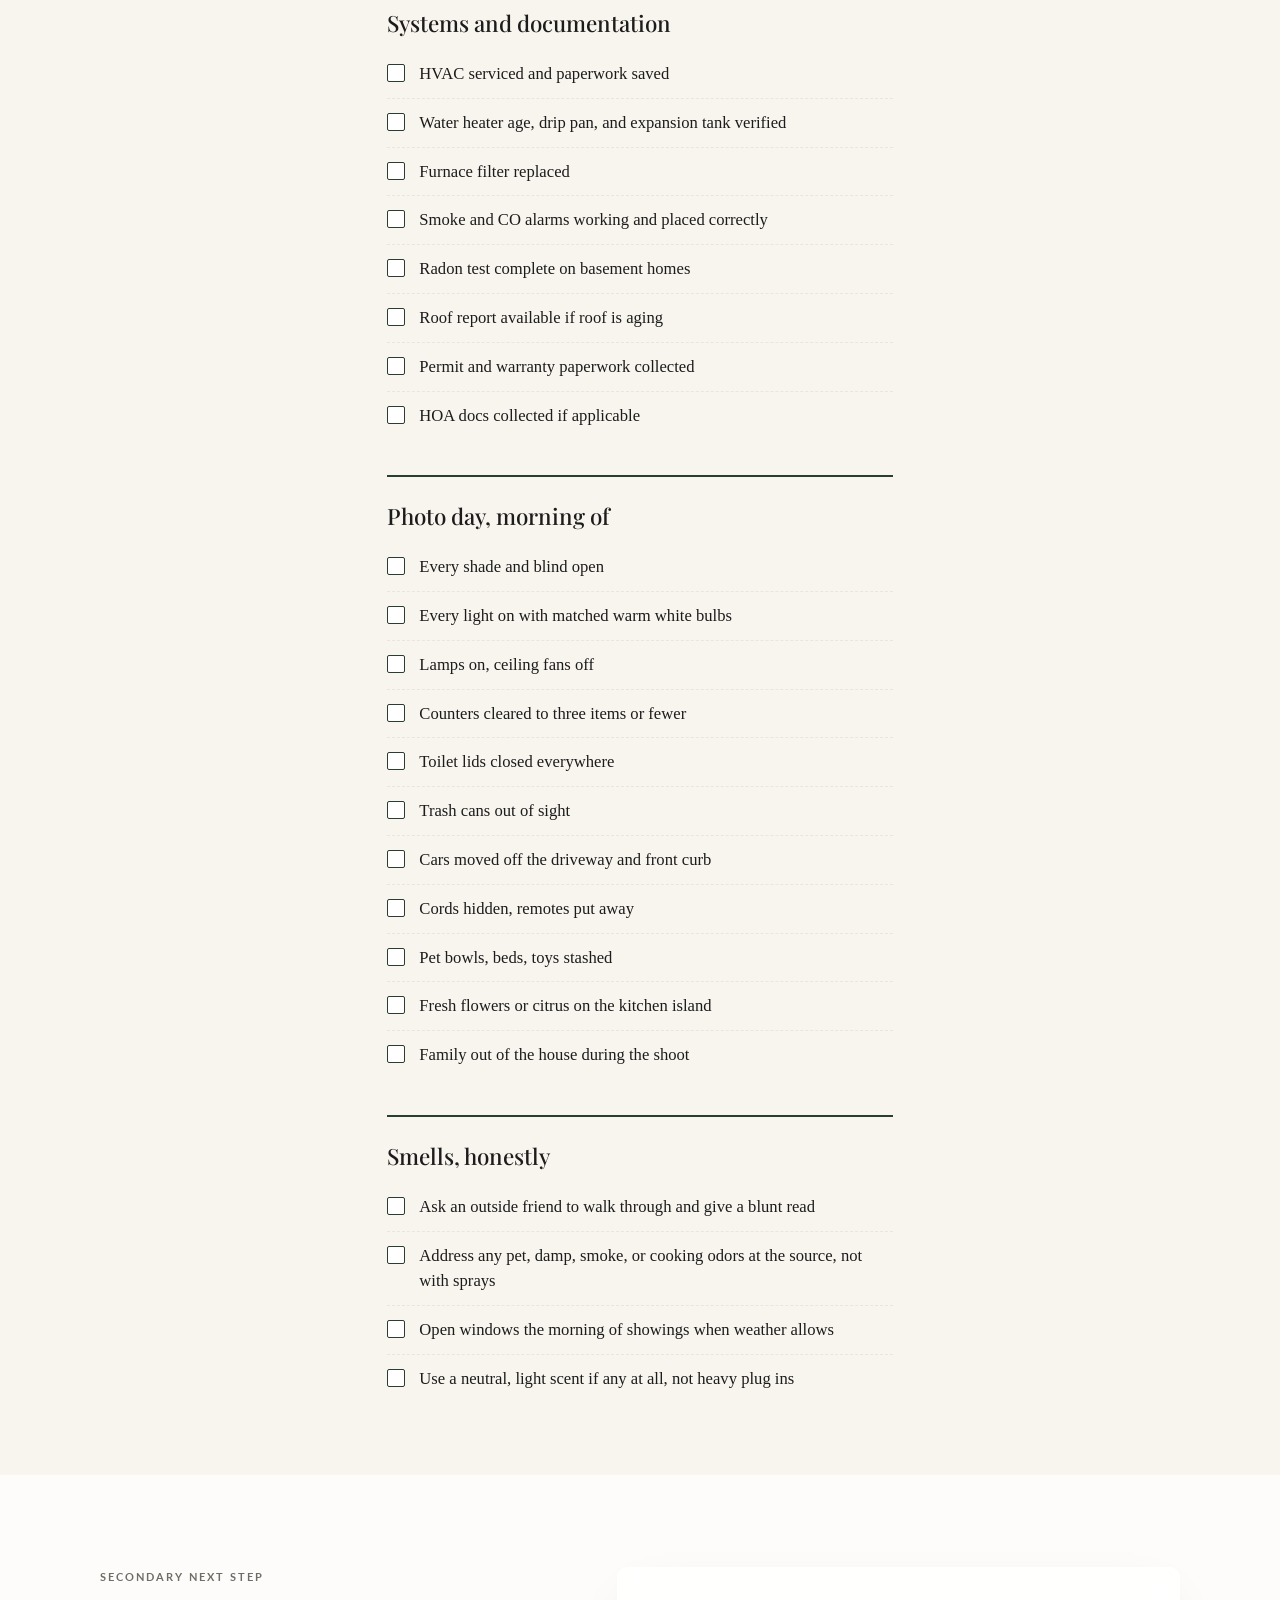
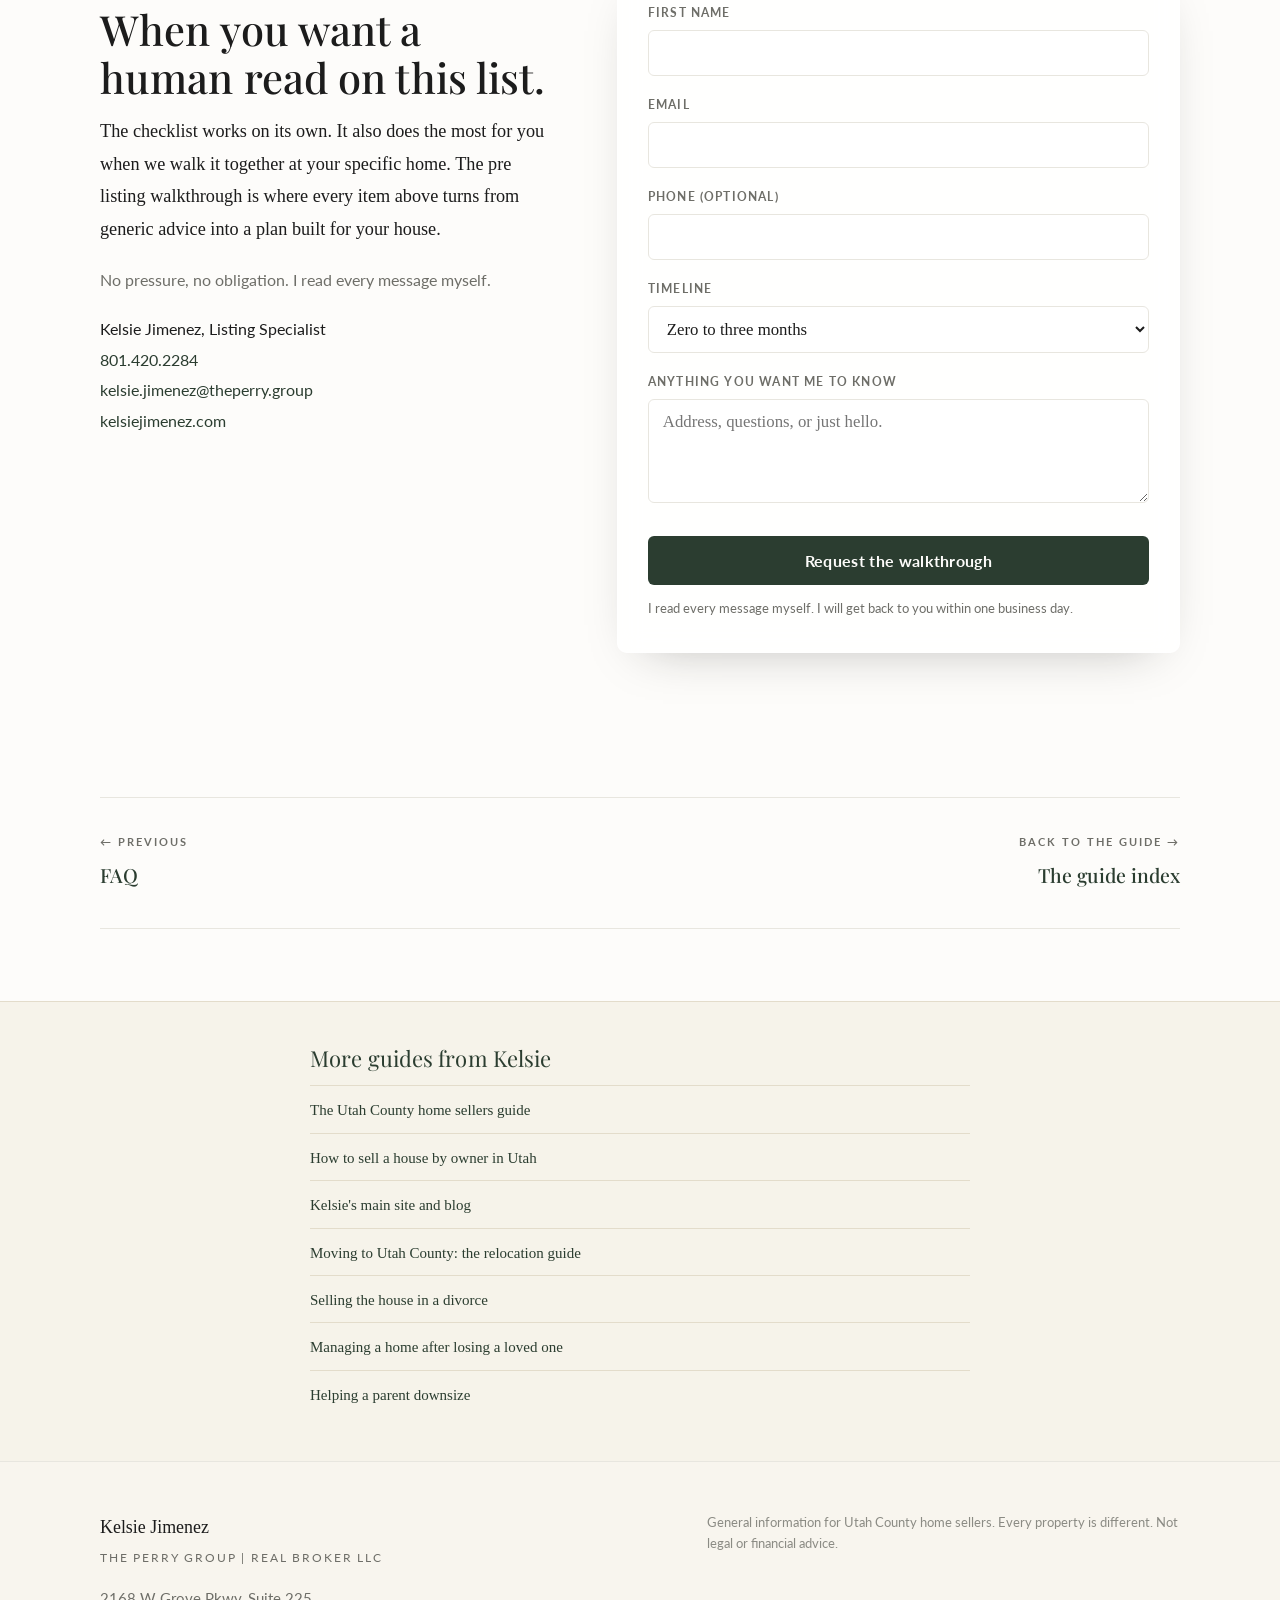
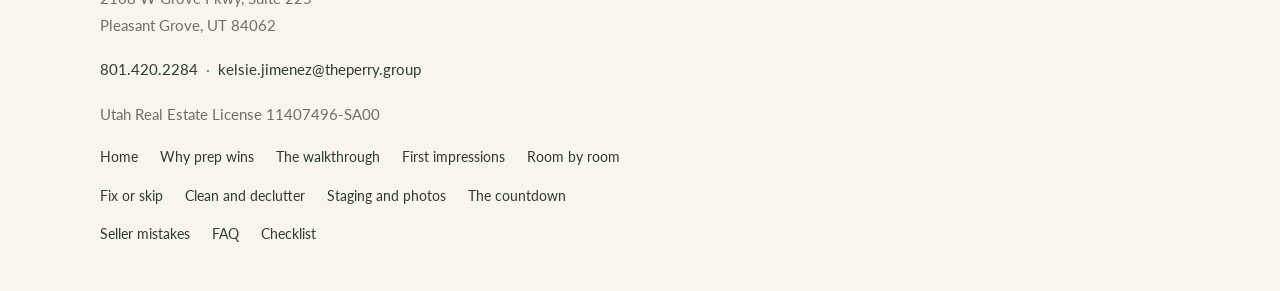
<file: checklist.html>
<!DOCTYPE html>
<html lang="en">
<head>
<!-- Google tag (gtag.js) -->
<script async src="https://www.googletagmanager.com/gtag/js?id=G-YQR8LKWMLH"></script>
<script>
  window.dataLayer = window.dataLayer || [];
  function gtag(){dataLayer.push(arguments);}
  gtag('js', new Date());
  gtag('config', 'G-YQR8LKWMLH');
</script>
<script id="kj-lead-events">
document.addEventListener('click',function(e){var a=e.target.closest&&e.target.closest('a[href^="sms:"],a[href^="tel:"]');if(a&&window.gtag){gtag('event',a.getAttribute('href').indexOf('sms:')===0?'text_me_click':'call_click',{link_url:a.getAttribute('href'),page_title:document.title,transport_type:'beacon'});}},true);
document.addEventListener('submit',function(e){if(window.gtag){gtag('event','generate_lead',{form_id:(e.target&&e.target.id)||'',page_title:document.title,transport_type:'beacon'});}},true);
</script>

<meta charset="UTF-8" />
<meta name="viewport" content="width=device-width, initial-scale=1.0" />
<title>The Master Listing Prep Checklist | Utah County Sellers</title>
<meta name="description" content="A printable master listing prep checklist for Utah County sellers, organized by category, from free wins through photo day." />
<link rel="canonical" href="https://listingprep.kelsiejimenez.com/checklist.html" />
<meta property="og:type" content="article" />
<meta property="og:title" content="The Master Listing Prep Checklist" />
<meta property="og:description" content="A printable master listing prep checklist for Utah County sellers." />
<meta property="og:url" content="https://listingprep.kelsiejimenez.com/checklist.html" />
<meta property="og:image" content="https://listingprep.kelsiejimenez.com/hero.jpg" />
<meta name="twitter:card" content="summary_large_image" />
<meta name="twitter:title" content="The Master Listing Prep Checklist" />
<meta name="twitter:description" content="A printable master listing prep checklist for Utah County sellers." />
<meta name="twitter:image" content="https://listingprep.kelsiejimenez.com/hero.jpg" />
<script type="application/ld+json">{"@context":"https://schema.org","@type":"Article","headline":"The Master Listing Prep Checklist","description":"A printable master listing prep checklist for Utah County sellers.","url":"https://listingprep.kelsiejimenez.com/checklist.html","author":{"@type":"Person","name":"Kelsie Jimenez"},"publisher":{"@type":"RealEstateAgent","name":"Kelsie Jimenez","logo":{"@type":"ImageObject","url":"https://kelsiejimenez.com/wp-content/uploads/2026/06/headshot.jpg"}},"mainEntityOfPage":"https://listingprep.kelsiejimenez.com/checklist.html"}</script>
<link rel="preconnect" href="https://fonts.googleapis.com" />
<link rel="preconnect" href="https://fonts.gstatic.com" crossorigin />
<link href="https://fonts.googleapis.com/css2?family=Lato:wght@400;700&family=Playfair+Display:wght@400;500;600&display=swap" rel="stylesheet" />
<style>
:root{--bg:#FDFCFA;--bg-warm:#F8F5EE;--sand:#F2E8D5;--ink:#1C1C1C;--ink-soft:#6E6E68;--forest:#2B3D30;--forest-2:#344A39;--bar:#1b2620;--sage:#99A189;--line:#E8E6DF;--glass:rgba(255,255,255,.82);--cream:#F2E8D5;--display:"Playfair Display",Georgia,serif;--body:"Times New Roman",Times,serif;--util:"Lato",system-ui,sans-serif;--maxw:1140px;--readw:62ch;}
*{box-sizing:border-box;}html{scroll-behavior:smooth;}@media (prefers-reduced-motion:reduce){html{scroll-behavior:auto;}}
body{margin:0;background:var(--bg);color:var(--ink);font-family:var(--body);font-size:1.14rem;line-height:1.78;-webkit-font-smoothing:antialiased;text-rendering:optimizeLegibility;}
.wrap{max-width:var(--maxw);margin:0 auto;padding:0 30px;}.read{max-width:var(--readw);}
h1,h2,h3{font-family:var(--display);font-weight:500;line-height:1.16;margin:0;}
p{margin:0 0 1.15em;}a{color:var(--forest);text-underline-offset:3px;}
.label{font-family:var(--util);text-transform:uppercase;letter-spacing:.18em;font-size:.7rem;font-weight:700;color:var(--ink-soft);margin:0 0 18px;display:block;}
section{padding:72px 0;}.band-warm{background:var(--bg-warm);}
h2{font-size:clamp(1.9rem,3.4vw,2.6rem);margin-bottom:14px;letter-spacing:.1px;}
.lede{font-size:1.27rem;line-height:1.66;color:var(--ink);}
.topbar{border-bottom:1px solid var(--line);background:var(--bg);position:sticky;top:0;z-index:20;}
.topbar .wrap{display:flex;align-items:center;justify-content:space-between;padding-top:18px;padding-bottom:18px;}
.topbar .brand{font-family:var(--display);font-size:1.08rem;font-weight:500;color:var(--ink);text-decoration:none;}
.topbar .brand-sub{display:block;font-family:var(--util);font-size:.66rem;letter-spacing:.18em;text-transform:uppercase;color:var(--ink-soft);margin-top:2px;font-weight:700;}
.topbar .top-cta{font-family:var(--util);font-size:.78rem;letter-spacing:.14em;text-transform:uppercase;font-weight:700;color:var(--ink-soft);text-decoration:none;}
.topbar .top-cta:hover,.topbar .top-cta:focus{color:var(--forest);}
.hero-slim{position:relative;min-height:44vh;display:flex;flex-direction:column;justify-content:flex-end;overflow:hidden;background:var(--forest-2);}
.hero-slim .hero-img{position:absolute;inset:0;width:100%;height:100%;object-fit:cover;object-position:center;display:block;}
.hero-slim .hero-scrim{position:absolute;inset:0;background:linear-gradient(180deg,rgba(18,22,18,.18) 0%,rgba(18,22,18,.16) 34%,rgba(18,22,18,.55) 64%,rgba(18,22,18,.8) 100%),linear-gradient(100deg,rgba(18,22,18,.34) 0%,rgba(18,22,18,0) 55%);}
.hero-slim .hero-inner{position:relative;z-index:2;padding:60px 30px 44px;max-width:var(--maxw);margin:0 auto;color:#fff;width:100%;}
.hero-slim .hero-eyebrow{font-family:var(--util);font-size:11.5px;letter-spacing:.22em;text-transform:uppercase;opacity:.9;font-weight:700;margin-bottom:14px;display:block;color:#fff;}
.hero-slim .hero-title{font-family:var(--display);font-weight:500;font-size:clamp(1.9rem,4.4vw,3rem);line-height:1.1;margin:0;color:#fff;text-shadow:0 2px 24px rgba(0,0,0,.5);max-width:22ch;}
.pull{font-family:'Times New Roman',Georgia,serif;font-style:italic;font-weight:400;font-size:clamp(1.55rem,3vw,2.2rem);line-height:1.32;color:var(--forest);max-width:26ch;margin:22px 0;}
.checklist-group{margin-top:36px;padding-top:26px;border-top:2px solid var(--forest);}
.checklist-group h3{font-size:1.4rem;margin-bottom:14px;}
.checklist-group ul{list-style:none;padding:0;margin:0;}
.checklist-group li{position:relative;padding:11px 0 11px 32px;border-bottom:1px dashed var(--line);font-size:1.04rem;line-height:1.55;}
.checklist-group li::before{content:"";position:absolute;left:0;top:14px;width:16px;height:16px;border:1.5px solid var(--forest);border-radius:2px;background:#fff;}
.checklist-group li:last-child{border-bottom:none;}
.print-note{font-family:var(--util);font-size:.86rem;color:var(--ink-soft);margin-top:10px;}
.close-grid{display:grid;grid-template-columns:0.9fr 1.1fr;gap:56px;align-items:start;margin-top:20px;}
@media (max-width:860px){.close-grid{grid-template-columns:1fr;gap:38px;}}
.close-copy .contact{font-family:var(--util);font-size:1rem;line-height:1.9;margin-top:20px;}
.close-copy .contact a{color:var(--forest);text-decoration:none;}
.close-copy .contact a:hover,.close-copy .contact a:focus{text-decoration:underline;}
form{background:var(--glass);backdrop-filter:blur(12px);-webkit-backdrop-filter:blur(12px);border:1px solid rgba(255,255,255,.7);border-radius:10px;padding:34px 30px;box-shadow:0 18px 50px -28px rgba(28,28,26,.35);}
.field{margin-bottom:18px;}
label{display:block;font-family:var(--util);font-size:.74rem;font-weight:700;letter-spacing:.1em;text-transform:uppercase;color:var(--ink-soft);margin-bottom:7px;}
input,textarea,select{width:100%;font-family:var(--body);font-size:1.05rem;color:var(--ink);background:#fff;border:1px solid var(--line);border-radius:6px;padding:12px 14px;}
textarea{min-height:104px;resize:vertical;}
input:focus,textarea:focus,select:focus{outline:2px solid var(--sage);outline-offset:1px;border-color:var(--forest);}
.btn{appearance:none;cursor:pointer;width:100%;background:var(--forest);color:var(--bg);font-family:var(--util);font-size:1rem;font-weight:700;letter-spacing:.02em;border:none;border-radius:6px;padding:15px 18px;margin-top:4px;transition:background .18s ease;}
.btn:hover,.btn:focus{background:var(--forest-2);outline:2px solid var(--sage);outline-offset:2px;}
.form-note{font-family:var(--util);font-size:.82rem;color:var(--ink-soft);margin:14px 0 0;line-height:1.5;}
.pn{display:grid;grid-template-columns:1fr 1fr;gap:40px;border-top:1px solid var(--line);border-bottom:1px solid var(--line);padding:34px 0;}
@media (max-width:720px){.pn{grid-template-columns:1fr;gap:22px;}}
.pn a{color:var(--ink);text-decoration:none;display:block;}
.pn .plabel{font-family:var(--util);font-size:.7rem;letter-spacing:.18em;text-transform:uppercase;color:var(--ink-soft);font-weight:700;margin-bottom:6px;display:block;}
.pn .ptitle{font-family:var(--display);font-weight:500;font-size:1.22rem;color:var(--forest);}
.pn .right{text-align:right;}@media (max-width:720px){.pn .right{text-align:left;}}
footer{background:var(--bg-warm);border-top:1px solid var(--line);padding:50px 0 44px;font-family:var(--util);font-size:.95rem;color:var(--ink-soft);}
footer .wrap{display:grid;grid-template-columns:1.2fr 1fr;gap:40px;}
@media (max-width:720px){footer .wrap{grid-template-columns:1fr;gap:26px;}}
footer .fname{font-family:var(--body);color:var(--ink);font-size:1.12rem;}
footer .fname span{font-family:var(--util);display:block;font-size:.72rem;letter-spacing:.16em;text-transform:uppercase;color:var(--ink-soft);margin-top:4px;}
footer a{color:var(--forest);text-decoration:none;}footer a:hover{text-decoration:underline;}
.footer-nav{display:flex;flex-wrap:wrap;gap:14px 22px;margin-top:14px;}
.footer-nav a{font-family:var(--util);font-size:.86rem;}
.disclaimer{font-size:.8rem;line-height:1.62;color:#8B8B84;}
.reveal{opacity:0;transform:translateY(12px);transition:opacity .6s ease,transform .6s ease;}
.reveal.in{opacity:1;transform:none;}
@media (prefers-reduced-motion:reduce){.reveal{opacity:1;transform:none;transition:none;}}
a.skip{position:absolute;left:-9999px;}a.skip:focus{left:16px;top:16px;position:fixed;background:var(--bg);color:var(--forest);padding:10px 16px;border-radius:4px;z-index:50;border:1px solid var(--line);}
h1 em,h2 em,h3 em,h4 em,h5 em,h6 em,.pull{font-family:'Times New Roman',Georgia,serif;font-style:italic;}
@media print{
  .topbar,.pn,footer,form,.hero-slim,.close-grid form,.print-note{display:none;}
  body{font-size:11pt;line-height:1.5;background:#fff;color:#000;}
  section{padding:14px 0;}
  .checklist-group{border-top:1px solid #000;margin-top:16px;padding-top:10px;page-break-inside:avoid;}
  .checklist-group li{padding:5px 0 5px 26px;font-size:11pt;border-bottom:none;}
  .checklist-group li::before{border:1px solid #000;background:#fff;top:10px;}
  .close-grid{display:block;}
  a{color:#000;text-decoration:none;}
}
</style>
</head>
<body>
<a class="skip" href="#main">Skip to article</a>
<header class="topbar"><div class="wrap"><a class="brand" href="/">Getting a Utah County Home Ready to Sell<span class="brand-sub">A Kelsie Jimenez Guide</span></a><a class="top-cta" href="#checklist-form">Request a walkthrough</a></div></header>

<section class="hero-slim">
  <img class="hero-img" src="hero.jpg" alt="A calm Utah County home ready to list, notebook and pen on the counter" />
  <div class="hero-scrim"></div>
  <div class="hero-inner">
    <span class="hero-eyebrow">Chapter 11</span>
    <h1 class="hero-title">The master checklist.</h1>
  </div>
</section>

<main id="main">

<section>
  <div class="wrap read reveal">
    <span class="label">Print or work through on screen</span>
    <h2>Everything above, organized by category.</h2>
    <p class="lede">This is the printable version of the whole guide. Use your browser to print, or just work through it on screen. It is organized the same way I run a prep plan with a client, from free wins to photo day.</p>
    <p class="print-note">Print tip. Open your browser's print dialog and choose print to PDF for the cleanest copy. Navigation, forms, and the header will not print.</p>
    <p class="pull">If in doubt, do the item. None of these hurt the sale.</p>
  </div>
</section>

<section class="band-warm">
  <div class="wrap read reveal">

    <div class="checklist-group">
      <h3>Free wins, do all of these</h3>
      <ul>
        <li>Deep clean every hard surface, corner, baseboard, and grout line</li>
        <li>Declutter by category, removing roughly one third of what is out</li>
        <li>Depersonalize, taking down family photos and personal items in public rooms</li>
        <li>Fix the invisible list from the walkthrough</li>
        <li>Curb clean up, edge, weed, mow, and trim what is touching the house</li>
        <li>Replace every dead bulb with warm white 2700K to 3000K</li>
        <li>Match bulb color throughout the home</li>
        <li>Tune up every cabinet and drawer so all close cleanly</li>
        <li>Regrout and recaulk visible tile at tub, shower, and kitchen backsplash</li>
        <li>Clean windows inside and out</li>
        <li>Clean the range hood, oven interior, and refrigerator seals</li>
        <li>Wipe cabinet exteriors and inside doorways</li>
      </ul>
    </div>

    <div class="checklist-group">
      <h3>Small budget, high leverage</h3>
      <ul>
        <li>Refresh the front door with paint, handle set, and new welcome mat</li>
        <li>Touch up interior paint and repaint one dated or bold room</li>
        <li>Swap kitchen cabinet hardware</li>
        <li>Swap primary bath cabinet hardware</li>
        <li>Replace the two most dated light fixtures</li>
        <li>Top up with one thin new layer of dark brown mulch in the front beds</li>
        <li>Book a one hour professional stager consult</li>
        <li>Add a few potted plants at the entry</li>
        <li>Run a radon test if the home has a basement and no mitigation</li>
      </ul>
    </div>

    <div class="checklist-group">
      <h3>Moderate budget, decide with care</h3>
      <ul>
        <li>Whole home interior repaint only if multiple rooms read dated or bold</li>
        <li>New carpet in the primary bedroom and main traffic areas if the existing is stained or matted</li>
        <li>Cabinet paint on the kitchen if the boxes are in good shape</li>
        <li>Radon mitigation if a test came back above the action level</li>
        <li>Selective flooring repair or replacement in one damaged room</li>
        <li>Roof and HVAC service and documentation, not replacement</li>
      </ul>
    </div>

    <div class="checklist-group">
      <h3>First impressions and curb</h3>
      <ul>
        <li>Roof line and eaves clear of tree contact</li>
        <li>Front lawn edged and mowed high</li>
        <li>Beds weeded and mulched</li>
        <li>Front porch swept and cobwebs cleared</li>
        <li>Front door paint fresh and hardware solid</li>
        <li>Porch light on for evening showings</li>
        <li>Doorbell working</li>
        <li>Welcome mat clean and flat</li>
      </ul>
    </div>

    <div class="checklist-group">
      <h3>Kitchen</h3>
      <ul>
        <li>Counters at three items or fewer on photo day</li>
        <li>Cabinet doors and drawers close cleanly</li>
        <li>Hardware matched</li>
        <li>Range hood clean inside</li>
        <li>Sink stainless polished</li>
        <li>Faucet spot free</li>
        <li>Pantry organized</li>
        <li>Under sink cleared, cleaned, and free of leaks</li>
      </ul>
    </div>

    <div class="checklist-group">
      <h3>Bathrooms</h3>
      <ul>
        <li>Fresh caulk at tub, shower, and counter seams</li>
        <li>Grout scrubbed and even in color</li>
        <li>Mirrors streak free</li>
        <li>Shower head clean and pointing straight</li>
        <li>Toilet lids closed on photo day</li>
        <li>Toilets not running or rocking</li>
        <li>Fan vents clean and working</li>
        <li>Fresh neutral hand towels</li>
      </ul>
    </div>

    <div class="checklist-group">
      <h3>Living areas, bedrooms, entry</h3>
      <ul>
        <li>Furniture pulled off the walls just enough to breathe</li>
        <li>Rugs sized correctly, touching at least the front feet of sofas and chairs</li>
        <li>Beds made with neutral bedding, tight and clean</li>
        <li>Closets edited to about two thirds full</li>
        <li>Wall art reduced by about thirty percent</li>
        <li>Entry table small, clean, and photograph ready</li>
      </ul>
    </div>

    <div class="checklist-group">
      <h3>Systems and documentation</h3>
      <ul>
        <li>HVAC serviced and paperwork saved</li>
        <li>Water heater age, drip pan, and expansion tank verified</li>
        <li>Furnace filter replaced</li>
        <li>Smoke and CO alarms working and placed correctly</li>
        <li>Radon test complete on basement homes</li>
        <li>Roof report available if roof is aging</li>
        <li>Permit and warranty paperwork collected</li>
        <li>HOA docs collected if applicable</li>
      </ul>
    </div>

    <div class="checklist-group">
      <h3>Photo day, morning of</h3>
      <ul>
        <li>Every shade and blind open</li>
        <li>Every light on with matched warm white bulbs</li>
        <li>Lamps on, ceiling fans off</li>
        <li>Counters cleared to three items or fewer</li>
        <li>Toilet lids closed everywhere</li>
        <li>Trash cans out of sight</li>
        <li>Cars moved off the driveway and front curb</li>
        <li>Cords hidden, remotes put away</li>
        <li>Pet bowls, beds, toys stashed</li>
        <li>Fresh flowers or citrus on the kitchen island</li>
        <li>Family out of the house during the shoot</li>
      </ul>
    </div>

    <div class="checklist-group">
      <h3>Smells, honestly</h3>
      <ul>
        <li>Ask an outside friend to walk through and give a blunt read</li>
        <li>Address any pet, damp, smoke, or cooking odors at the source, not with sprays</li>
        <li>Open windows the morning of showings when weather allows</li>
        <li>Use a neutral, light scent if any at all, not heavy plug ins</li>
      </ul>
    </div>

  </div>
</section>

<section id="checklist-form">
  <div class="wrap reveal">
    <div class="close-grid">
      <div class="close-copy">
        <span class="label">Secondary next step</span>
        <h2 style="margin-bottom:14px;">When you want a human read on this list.</h2>
        <p>The checklist works on its own. It also does the most for you when we walk it together at your specific home. The pre listing walkthrough is where every item above turns from generic advice into a plan built for your house.</p>
        <p style="font-family:var(--util);font-size:1rem;color:var(--ink-soft);">No pressure, no obligation. I read every message myself.</p>
        <div class="contact">
          Kelsie Jimenez, Listing Specialist<br/>
          <a href="tel:+18014202284">801.420.2284</a><br/>
          <a href="mailto:kelsie.jimenez@theperry.group">kelsie.jimenez@theperry.group</a><br/>
          <a href="https://kelsiejimenez.com">kelsiejimenez.com</a>
        </div>
      </div>
      <form action="https://formspree.io/f/xpqgkjrr" method="POST">
        <input type="hidden" name="_subject" value="Listing Prep Guide, walkthrough request" />
        <input type="text" name="_gotcha" tabindex="-1" autocomplete="off" style="position:absolute;left:-9999px;" aria-hidden="true" />
        <div class="field"><label for="name">First name</label><input id="name" name="name" type="text" autocomplete="given-name" required /></div>
        <div class="field"><label for="email">Email</label><input id="email" name="email" type="email" autocomplete="email" required /></div>
        <div class="field"><label for="phone">Phone (optional)</label><input id="phone" name="phone" type="tel" autocomplete="tel" /></div>
        <div class="field"><label for="timeline">Timeline</label>
          <select id="timeline" name="timeline">
            <option value="0-3">Zero to three months</option>
            <option value="3-6">Three to six months</option>
            <option value="6-12">Six to twelve months</option>
            <option value="planning">Just planning</option>
          </select>
        </div>
        <div class="field"><label for="message">Anything you want me to know</label><textarea id="message" name="message" placeholder="Address, questions, or just hello."></textarea></div>
        <button class="btn" type="submit">Request the walkthrough</button>
        <p class="form-note">I read every message myself. I will get back to you within one business day.</p>
      </form>
    </div>
  </div>
</section>

<section><div class="wrap"><div class="pn"><a href="faq.html"><span class="plabel">&larr; Previous</span><span class="ptitle">FAQ</span></a><a class="right" href="/"><span class="plabel">Back to the guide &rarr;</span><span class="ptitle">The guide index</span></a></div></div></section>

</main>


<!-- GUIDE NETWORK CROSS-LINKS -->
<nav class="guide-network-nav" aria-label="More guides from Kelsie" style="background:#F6F3EA; border-top:1px solid #E3DCCB; padding:44px 24px;">
  <div style="max-width:660px; margin:0 auto;">
    <h2 style="font-family:'Playfair Display',serif; font-weight:400; font-style:normal; font-size:22px; color:#2B3D30; margin:0 0 14px;">More guides from Kelsie</h2>
    <ul style="list-style:none; margin:0; padding:0;">
      <li style="padding:7px 0; border-top:1px solid #E3DCCB;"><a href="https://sellers.kelsiejimenez.com/" style="color:#2B3D30; text-decoration:none; font-family:'Times New Roman',Times,serif; font-size:15px;">The Utah County home sellers guide</a></li>
      <li style="padding:7px 0; border-top:1px solid #E3DCCB;"><a href="https://forsalebyowner.kelsiejimenez.com/" style="color:#2B3D30; text-decoration:none; font-family:'Times New Roman',Times,serif; font-size:15px;">How to sell a house by owner in Utah</a></li>
      <li style="padding:7px 0; border-top:1px solid #E3DCCB;"><a href="https://kelsiejimenez.com" style="color:#2B3D30; text-decoration:none; font-family:'Times New Roman',Times,serif; font-size:15px;">Kelsie's main site and blog</a></li>
      <li style="padding:7px 0; border-top:1px solid #E3DCCB;"><a href="https://guide.kelsiejimenez.com/" style="color:#2B3D30; text-decoration:none; font-family:'Times New Roman',Times,serif; font-size:15px;">Moving to Utah County: the relocation guide</a></li>
      <li style="padding:7px 0; border-top:1px solid #E3DCCB;"><a href="https://divorce.kelsiejimenez.com/" style="color:#2B3D30; text-decoration:none; font-family:'Times New Roman',Times,serif; font-size:15px;">Selling the house in a divorce</a></li>
      <li style="padding:7px 0; border-top:1px solid #E3DCCB;"><a href="https://probate.kelsiejimenez.com/" style="color:#2B3D30; text-decoration:none; font-family:'Times New Roman',Times,serif; font-size:15px;">Managing a home after losing a loved one</a></li>
      <li style="padding:7px 0; border-top:1px solid #E3DCCB;"><a href="https://downsizing.kelsiejimenez.com/" style="color:#2B3D30; text-decoration:none; font-family:'Times New Roman',Times,serif; font-size:15px;">Helping a parent downsize</a></li>
    </ul>
  </div>
</nav>
<footer>
  <div class="wrap">
    <div>
      <div class="fname">Kelsie Jimenez<span>The Perry Group | Real Broker LLC</span></div>
      <p style="margin-top:16px;">2168 W Grove Pkwy, Suite 225<br/>Pleasant Grove, UT 84062</p>
      <p><a href="tel:+18014202284">801.420.2284</a> &nbsp;&middot;&nbsp; <a href="mailto:kelsie.jimenez@theperry.group">kelsie.jimenez@theperry.group</a></p>
      <p>Utah Real Estate License 11407496-SA00</p>
      <div class="footer-nav"><a href="/">Home</a><a href="why-prep-wins.html">Why prep wins</a><a href="the-walkthrough.html">The walkthrough</a><a href="first-impressions.html">First impressions</a><a href="room-by-room.html">Room by room</a><a href="fix-or-skip.html">Fix or skip</a><a href="clean-declutter.html">Clean and declutter</a><a href="staging-light-photos.html">Staging and photos</a><a href="the-countdown.html">The countdown</a><a href="seller-mistakes.html">Seller mistakes</a><a href="faq.html">FAQ</a><a href="checklist.html">Checklist</a></div>
    </div>
    <div><p class="disclaimer">General information for Utah County home sellers. Every property is different. Not legal or financial advice.</p></div>
  </div>
</footer>
<script>(function(){var reduce=window.matchMedia&&window.matchMedia('(prefers-reduced-motion: reduce)').matches;var items=document.querySelectorAll('.reveal');if(reduce||!('IntersectionObserver' in window)){items.forEach(function(el){el.classList.add('in');});return;}var obs=new IntersectionObserver(function(entries){entries.forEach(function(e){if(e.isIntersecting){e.target.classList.add('in');obs.unobserve(e.target);}});},{threshold:0.12});items.forEach(function(el){obs.observe(el);});})();</script>
</body></html>
</file>
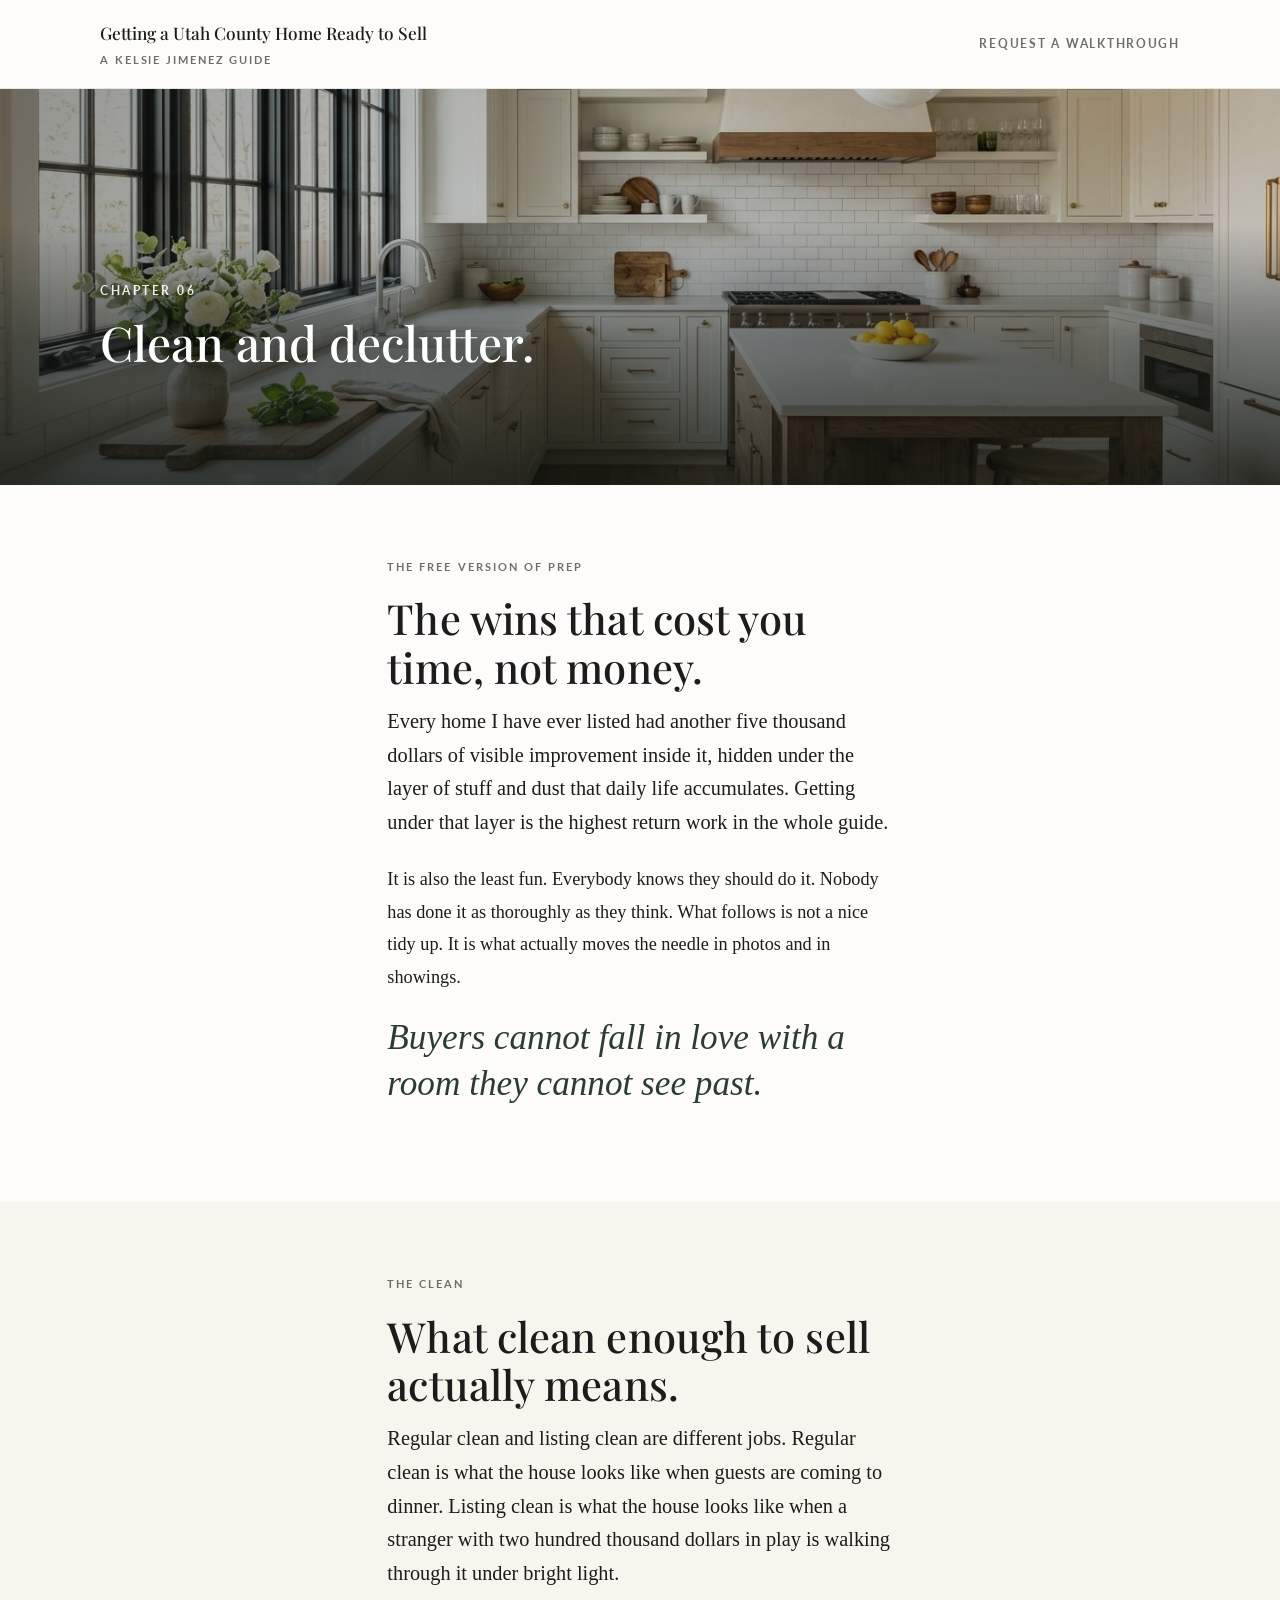
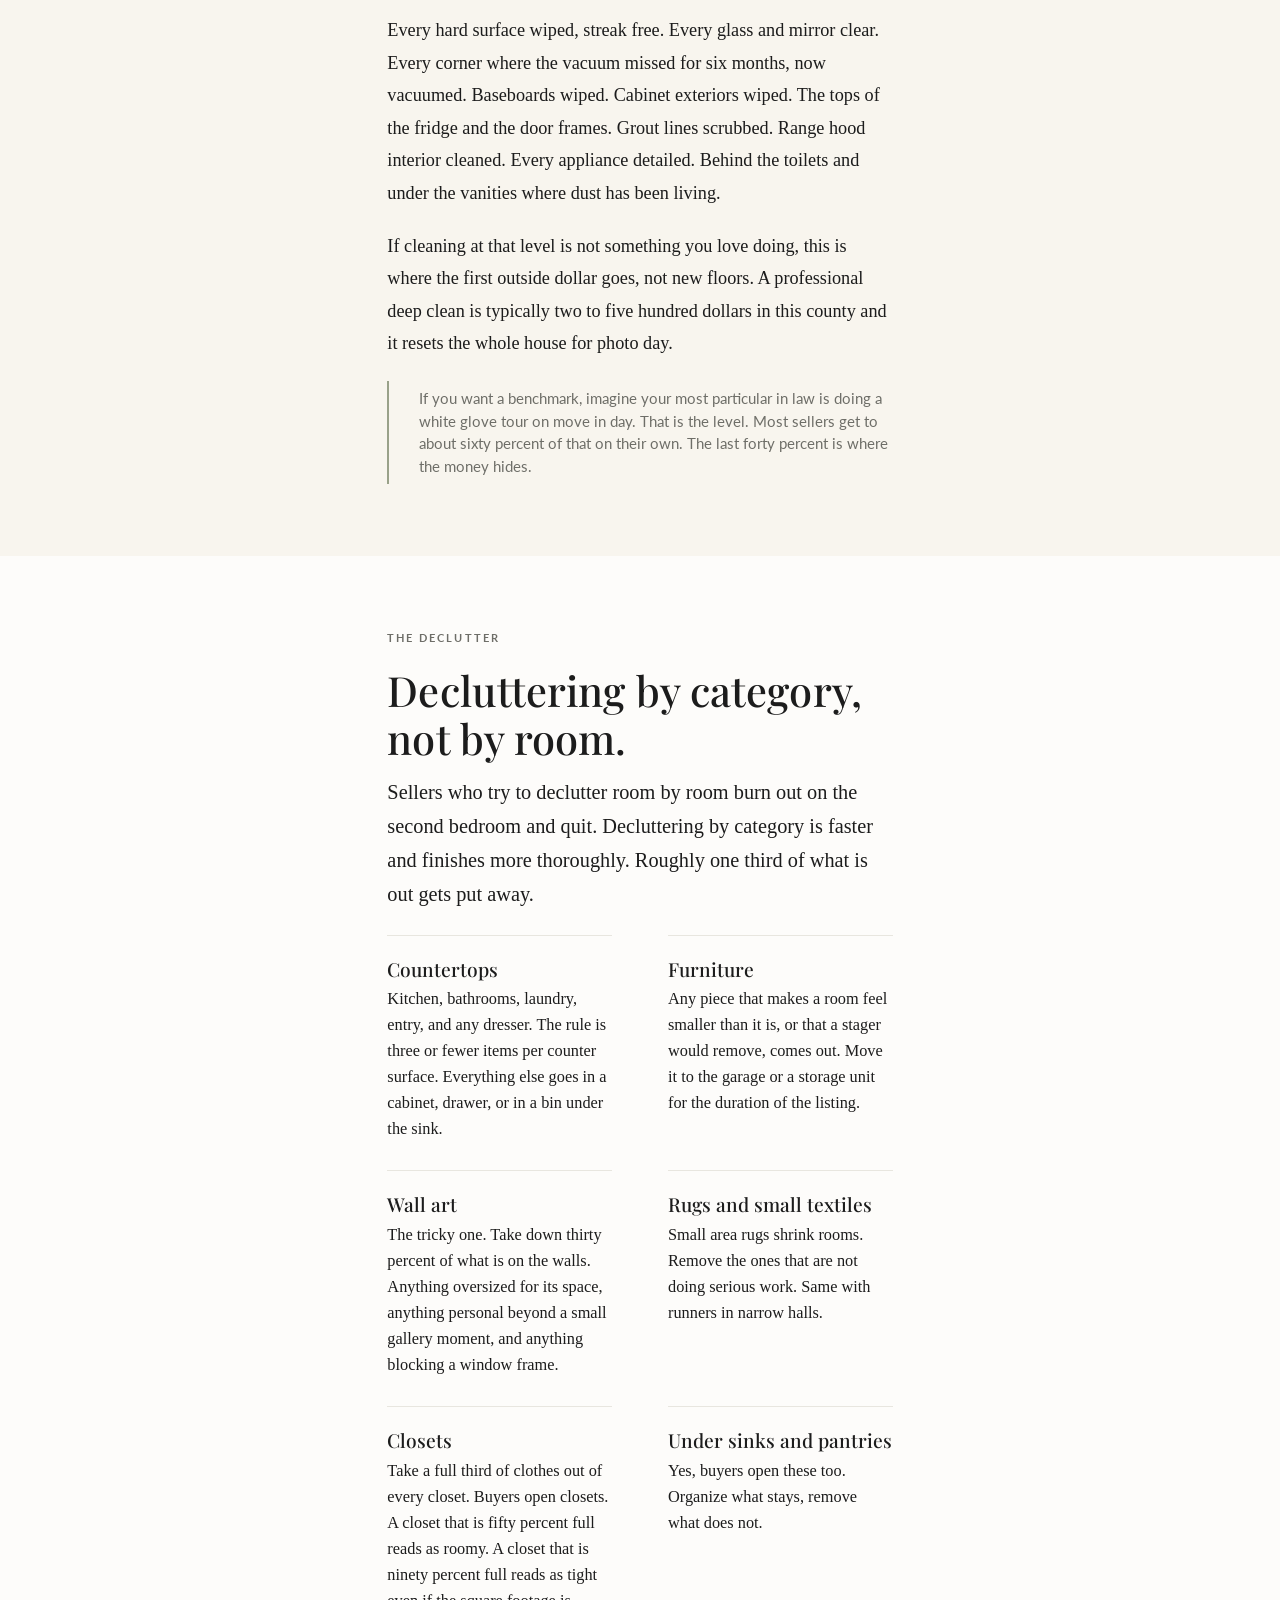
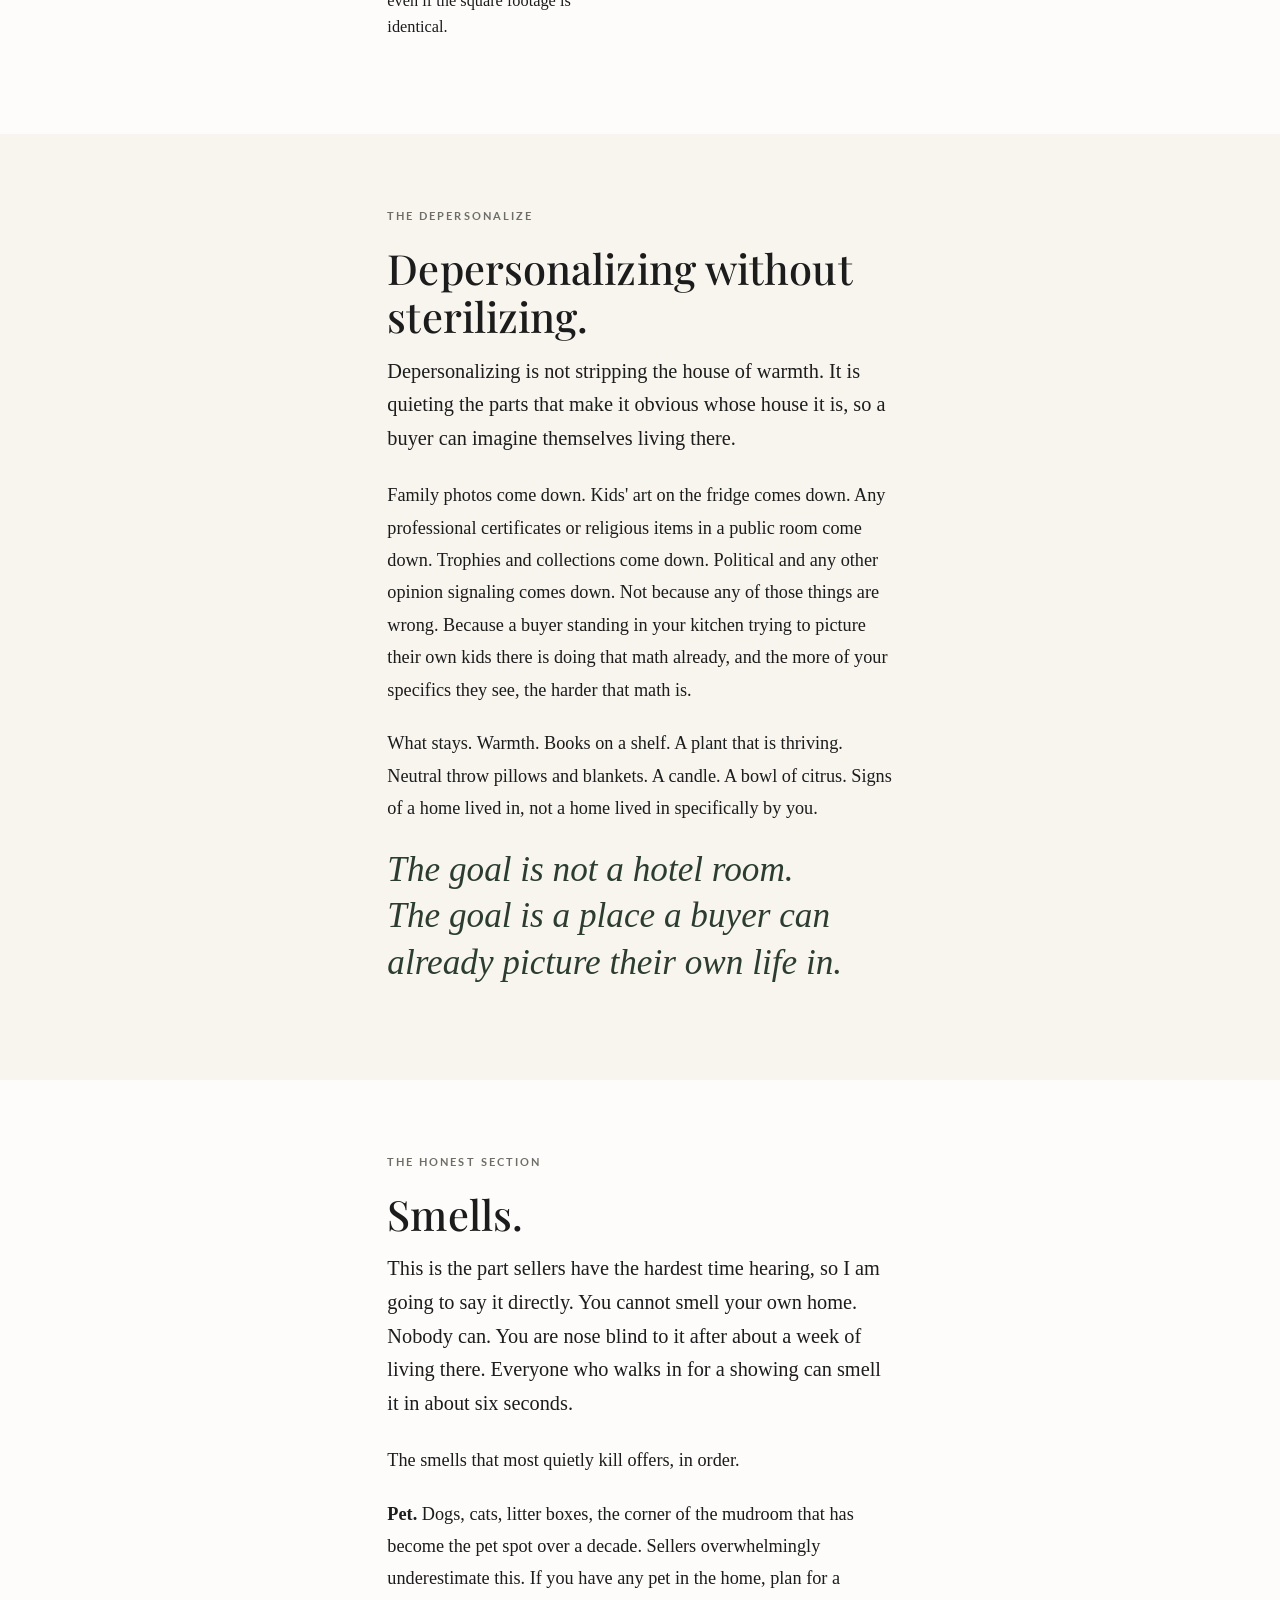
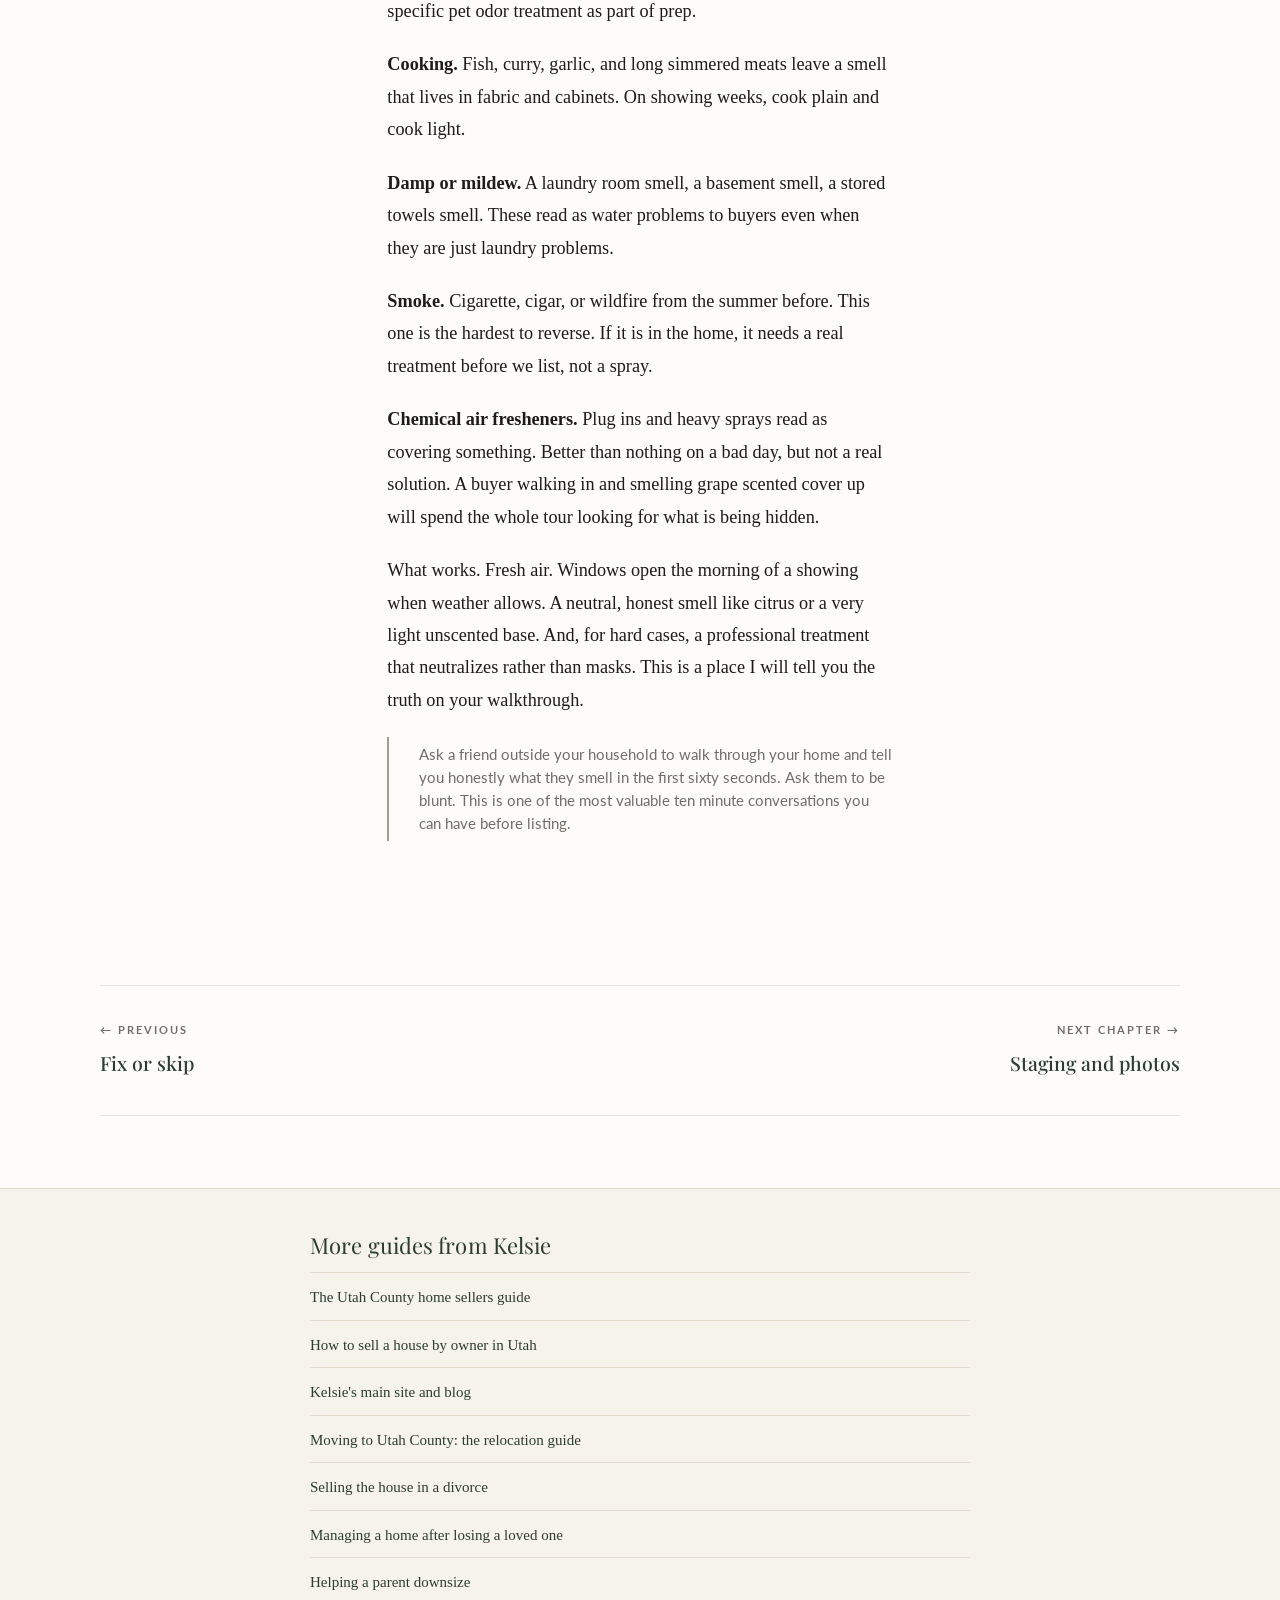
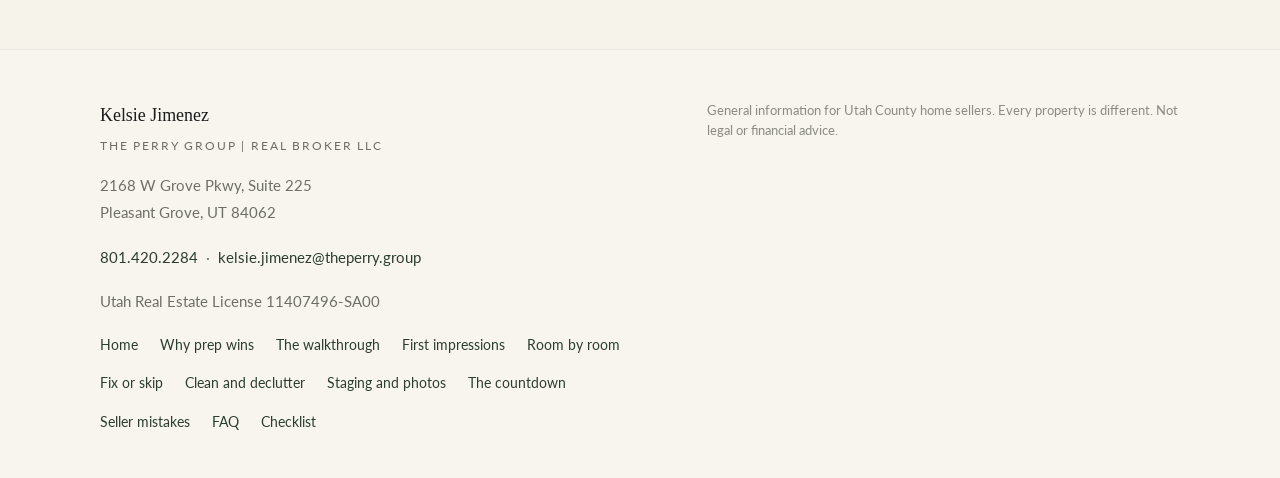
<file: clean-declutter.html>
<!DOCTYPE html>
<html lang="en">
<head>
<!-- Google tag (gtag.js) -->
<script async src="https://www.googletagmanager.com/gtag/js?id=G-YQR8LKWMLH"></script>
<script>
  window.dataLayer = window.dataLayer || [];
  function gtag(){dataLayer.push(arguments);}
  gtag('js', new Date());
  gtag('config', 'G-YQR8LKWMLH');
</script>
<script id="kj-lead-events">
document.addEventListener('click',function(e){var a=e.target.closest&&e.target.closest('a[href^="sms:"],a[href^="tel:"]');if(a&&window.gtag){gtag('event',a.getAttribute('href').indexOf('sms:')===0?'text_me_click':'call_click',{link_url:a.getAttribute('href'),page_title:document.title,transport_type:'beacon'});}},true);
document.addEventListener('submit',function(e){if(window.gtag){gtag('event','generate_lead',{form_id:(e.target&&e.target.id)||'',page_title:document.title,transport_type:'beacon'});}},true);
</script>

<meta charset="UTF-8" />
<meta name="viewport" content="width=device-width, initial-scale=1.0" />
<title>Clean, Declutter, Depersonalize | Listing Prep Guide</title>
<meta name="description" content="The free wins that carry a Utah County listing. What clean enough to sell means, decluttering by category, and the honest section on smells." />
<link rel="canonical" href="https://listingprep.kelsiejimenez.com/clean-declutter.html" />
<meta property="og:type" content="article" />
<meta property="og:title" content="Clean, Declutter, Depersonalize" />
<meta property="og:description" content="The free wins that carry a listing, plus the honest section on smells." />
<meta property="og:url" content="https://listingprep.kelsiejimenez.com/clean-declutter.html" />
<meta property="og:image" content="https://listingprep.kelsiejimenez.com/hero.jpg" />
<meta name="twitter:card" content="summary_large_image" />
<meta name="twitter:title" content="Clean, Declutter, Depersonalize" />
<meta name="twitter:description" content="The free wins that carry a listing." />
<meta name="twitter:image" content="https://listingprep.kelsiejimenez.com/hero.jpg" />
<script type="application/ld+json">{"@context":"https://schema.org","@type":"Article","headline":"Clean, Declutter, Depersonalize","description":"The free wins that carry a listing, plus the honest section on smells.","url":"https://listingprep.kelsiejimenez.com/clean-declutter.html","author":{"@type":"Person","name":"Kelsie Jimenez"},"publisher":{"@type":"RealEstateAgent","name":"Kelsie Jimenez","logo":{"@type":"ImageObject","url":"https://kelsiejimenez.com/wp-content/uploads/2026/06/headshot.jpg"}},"mainEntityOfPage":"https://listingprep.kelsiejimenez.com/clean-declutter.html"}</script>
<link rel="preconnect" href="https://fonts.googleapis.com" />
<link rel="preconnect" href="https://fonts.gstatic.com" crossorigin />
<link href="https://fonts.googleapis.com/css2?family=Lato:wght@400;700&family=Playfair+Display:wght@400;500;600&display=swap" rel="stylesheet" />
<style>
:root{--bg:#FDFCFA;--bg-warm:#F8F5EE;--sand:#F2E8D5;--ink:#1C1C1C;--ink-soft:#6E6E68;--forest:#2B3D30;--forest-2:#344A39;--bar:#1b2620;--sage:#99A189;--line:#E8E6DF;--cream:#F2E8D5;--display:"Playfair Display",Georgia,serif;--body:"Times New Roman",Times,serif;--util:"Lato",system-ui,sans-serif;--maxw:1140px;--readw:62ch;}
*{box-sizing:border-box;}html{scroll-behavior:smooth;}@media (prefers-reduced-motion:reduce){html{scroll-behavior:auto;}}
body{margin:0;background:var(--bg);color:var(--ink);font-family:var(--body);font-size:1.14rem;line-height:1.78;-webkit-font-smoothing:antialiased;text-rendering:optimizeLegibility;}
.wrap{max-width:var(--maxw);margin:0 auto;padding:0 30px;}.read{max-width:var(--readw);}
h1,h2,h3{font-family:var(--display);font-weight:500;line-height:1.16;margin:0;}
p{margin:0 0 1.15em;}a{color:var(--forest);text-underline-offset:3px;}
.label{font-family:var(--util);text-transform:uppercase;letter-spacing:.18em;font-size:.7rem;font-weight:700;color:var(--ink-soft);margin:0 0 18px;display:block;}
section{padding:72px 0;}.band-warm{background:var(--bg-warm);}
h2{font-size:clamp(1.9rem,3.4vw,2.6rem);margin-bottom:14px;letter-spacing:.1px;}
.lede{font-size:1.27rem;line-height:1.66;color:var(--ink);}
.topbar{border-bottom:1px solid var(--line);background:var(--bg);position:sticky;top:0;z-index:20;}
.topbar .wrap{display:flex;align-items:center;justify-content:space-between;padding-top:18px;padding-bottom:18px;}
.topbar .brand{font-family:var(--display);font-size:1.08rem;font-weight:500;color:var(--ink);text-decoration:none;}
.topbar .brand-sub{display:block;font-family:var(--util);font-size:.66rem;letter-spacing:.18em;text-transform:uppercase;color:var(--ink-soft);margin-top:2px;font-weight:700;}
.topbar .top-cta{font-family:var(--util);font-size:.78rem;letter-spacing:.14em;text-transform:uppercase;font-weight:700;color:var(--ink-soft);text-decoration:none;}
.topbar .top-cta:hover,.topbar .top-cta:focus{color:var(--forest);}
.hero-slim{position:relative;min-height:44vh;display:flex;flex-direction:column;justify-content:flex-end;overflow:hidden;background:var(--forest-2);}
.hero-slim .hero-img{position:absolute;inset:0;width:100%;height:100%;object-fit:cover;object-position:center;display:block;}
.hero-slim .hero-scrim{position:absolute;inset:0;background:linear-gradient(180deg,rgba(18,22,18,.18) 0%,rgba(18,22,18,.16) 34%,rgba(18,22,18,.55) 64%,rgba(18,22,18,.8) 100%),linear-gradient(100deg,rgba(18,22,18,.34) 0%,rgba(18,22,18,0) 55%);}
.hero-slim .hero-inner{position:relative;z-index:2;padding:60px 30px 44px;max-width:var(--maxw);margin:0 auto;color:#fff;width:100%;}
.hero-slim .hero-eyebrow{font-family:var(--util);font-size:11.5px;letter-spacing:.22em;text-transform:uppercase;opacity:.9;font-weight:700;margin-bottom:14px;display:block;color:#fff;}
.hero-slim .hero-title{font-family:var(--display);font-weight:500;font-size:clamp(1.9rem,4.4vw,3rem);line-height:1.1;margin:0;color:#fff;text-shadow:0 2px 24px rgba(0,0,0,.5);max-width:22ch;}
.pull{font-family:'Times New Roman',Georgia,serif;font-style:italic;font-weight:400;font-size:clamp(1.55rem,3vw,2.2rem);line-height:1.32;color:var(--forest);max-width:26ch;margin:22px 0;}
.panel{border-left:2px solid var(--sage);padding:6px 0 6px 30px;margin-top:16px;}
.panel .fine{font-family:var(--util);font-size:.92rem;line-height:1.55;color:var(--ink-soft);margin:0;}
.factors{display:grid;grid-template-columns:1fr 1fr;gap:6px 56px;margin-top:6px;}
@media (max-width:720px){.factors{grid-template-columns:1fr;}}
.factor{padding:22px 0;border-top:1px solid var(--line);}
.factor h3{font-size:1.2rem;margin-bottom:6px;}.factor p{font-size:1.02rem;line-height:1.6;margin:0;}
.pn{display:grid;grid-template-columns:1fr 1fr;gap:40px;border-top:1px solid var(--line);border-bottom:1px solid var(--line);padding:34px 0;}
@media (max-width:720px){.pn{grid-template-columns:1fr;gap:22px;}}
.pn a{color:var(--ink);text-decoration:none;display:block;}
.pn .plabel{font-family:var(--util);font-size:.7rem;letter-spacing:.18em;text-transform:uppercase;color:var(--ink-soft);font-weight:700;margin-bottom:6px;display:block;}
.pn .ptitle{font-family:var(--display);font-weight:500;font-size:1.22rem;color:var(--forest);}
.pn .right{text-align:right;}@media (max-width:720px){.pn .right{text-align:left;}}
footer{background:var(--bg-warm);border-top:1px solid var(--line);padding:50px 0 44px;font-family:var(--util);font-size:.95rem;color:var(--ink-soft);}
footer .wrap{display:grid;grid-template-columns:1.2fr 1fr;gap:40px;}
@media (max-width:720px){footer .wrap{grid-template-columns:1fr;gap:26px;}}
footer .fname{font-family:var(--body);color:var(--ink);font-size:1.12rem;}
footer .fname span{font-family:var(--util);display:block;font-size:.72rem;letter-spacing:.16em;text-transform:uppercase;color:var(--ink-soft);margin-top:4px;}
footer a{color:var(--forest);text-decoration:none;}footer a:hover{text-decoration:underline;}
.footer-nav{display:flex;flex-wrap:wrap;gap:14px 22px;margin-top:14px;}
.footer-nav a{font-family:var(--util);font-size:.86rem;}
.disclaimer{font-size:.8rem;line-height:1.62;color:#8B8B84;}
.reveal{opacity:0;transform:translateY(12px);transition:opacity .6s ease,transform .6s ease;}
.reveal.in{opacity:1;transform:none;}
@media (prefers-reduced-motion:reduce){.reveal{opacity:1;transform:none;transition:none;}}
a.skip{position:absolute;left:-9999px;}a.skip:focus{left:16px;top:16px;position:fixed;background:var(--bg);color:var(--forest);padding:10px 16px;border-radius:4px;z-index:50;border:1px solid var(--line);}
h1 em,h2 em,h3 em,h4 em,h5 em,h6 em,.pull{font-family:'Times New Roman',Georgia,serif;font-style:italic;}
</style>
</head>
<body>
<a class="skip" href="#main">Skip to article</a>
<header class="topbar"><div class="wrap"><a class="brand" href="/">Getting a Utah County Home Ready to Sell<span class="brand-sub">A Kelsie Jimenez Guide</span></a><a class="top-cta" href="/#walkthrough-form">Request a walkthrough</a></div></header>

<section class="hero-slim">
  <img class="hero-img" src="hero.jpg" alt="A calm Utah County living room, uncluttered and lit for photos" />
  <div class="hero-scrim"></div>
  <div class="hero-inner">
    <span class="hero-eyebrow">Chapter 06</span>
    <h1 class="hero-title">Clean and declutter.</h1>
  </div>
</section>

<main id="main">

<section>
  <div class="wrap read reveal">
    <span class="label">The free version of prep</span>
    <h2>The wins that cost you time, not money.</h2>
    <p class="lede">Every home I have ever listed had another five thousand dollars of visible improvement inside it, hidden under the layer of stuff and dust that daily life accumulates. Getting under that layer is the highest return work in the whole guide.</p>
    <p>It is also the least fun. Everybody knows they should do it. Nobody has done it as thoroughly as they think. What follows is not a nice tidy up. It is what actually moves the needle in photos and in showings.</p>
    <p class="pull">Buyers cannot fall in love with a room they cannot see past.</p>
  </div>
</section>

<section class="band-warm">
  <div class="wrap read reveal">
    <span class="label">The clean</span>
    <h2>What clean enough to sell actually means.</h2>
    <p class="lede">Regular clean and listing clean are different jobs. Regular clean is what the house looks like when guests are coming to dinner. Listing clean is what the house looks like when a stranger with two hundred thousand dollars in play is walking through it under bright light.</p>
    <p>Every hard surface wiped, streak free. Every glass and mirror clear. Every corner where the vacuum missed for six months, now vacuumed. Baseboards wiped. Cabinet exteriors wiped. The tops of the fridge and the door frames. Grout lines scrubbed. Range hood interior cleaned. Every appliance detailed. Behind the toilets and under the vanities where dust has been living.</p>
    <p>If cleaning at that level is not something you love doing, this is where the first outside dollar goes, not new floors. A professional deep clean is typically two to five hundred dollars in this county and it resets the whole house for photo day.</p>
    <div class="panel"><p class="fine">If you want a benchmark, imagine your most particular in law is doing a white glove tour on move in day. That is the level. Most sellers get to about sixty percent of that on their own. The last forty percent is where the money hides.</p></div>
  </div>
</section>

<section>
  <div class="wrap read reveal">
    <span class="label">The declutter</span>
    <h2>Decluttering by category, not by room.</h2>
    <p class="lede">Sellers who try to declutter room by room burn out on the second bedroom and quit. Decluttering by category is faster and finishes more thoroughly. Roughly one third of what is out gets put away.</p>
    <div class="factors">
      <div class="factor"><h3>Countertops</h3><p>Kitchen, bathrooms, laundry, entry, and any dresser. The rule is three or fewer items per counter surface. Everything else goes in a cabinet, drawer, or in a bin under the sink.</p></div>
      <div class="factor"><h3>Furniture</h3><p>Any piece that makes a room feel smaller than it is, or that a stager would remove, comes out. Move it to the garage or a storage unit for the duration of the listing.</p></div>
      <div class="factor"><h3>Wall art</h3><p>The tricky one. Take down thirty percent of what is on the walls. Anything oversized for its space, anything personal beyond a small gallery moment, and anything blocking a window frame.</p></div>
      <div class="factor"><h3>Rugs and small textiles</h3><p>Small area rugs shrink rooms. Remove the ones that are not doing serious work. Same with runners in narrow halls.</p></div>
      <div class="factor"><h3>Closets</h3><p>Take a full third of clothes out of every closet. Buyers open closets. A closet that is fifty percent full reads as roomy. A closet that is ninety percent full reads as tight even if the square footage is identical.</p></div>
      <div class="factor"><h3>Under sinks and pantries</h3><p>Yes, buyers open these too. Organize what stays, remove what does not.</p></div>
    </div>
  </div>
</section>

<section class="band-warm">
  <div class="wrap read reveal">
    <span class="label">The depersonalize</span>
    <h2>Depersonalizing without sterilizing.</h2>
    <p class="lede">Depersonalizing is not stripping the house of warmth. It is quieting the parts that make it obvious whose house it is, so a buyer can imagine themselves living there.</p>
    <p>Family photos come down. Kids' art on the fridge comes down. Any professional certificates or religious items in a public room come down. Trophies and collections come down. Political and any other opinion signaling comes down. Not because any of those things are wrong. Because a buyer standing in your kitchen trying to picture their own kids there is doing that math already, and the more of your specifics they see, the harder that math is.</p>
    <p>What stays. Warmth. Books on a shelf. A plant that is thriving. Neutral throw pillows and blankets. A candle. A bowl of citrus. Signs of a home lived in, not a home lived in specifically by you.</p>
    <p class="pull">The goal is not a hotel room. The goal is a place a buyer can already picture their own life in.</p>
  </div>
</section>

<section>
  <div class="wrap read reveal">
    <span class="label">The honest section</span>
    <h2>Smells.</h2>
    <p class="lede">This is the part sellers have the hardest time hearing, so I am going to say it directly. You cannot smell your own home. Nobody can. You are nose blind to it after about a week of living there. Everyone who walks in for a showing can smell it in about six seconds.</p>
    <p>The smells that most quietly kill offers, in order.</p>
    <p><strong>Pet.</strong> Dogs, cats, litter boxes, the corner of the mudroom that has become the pet spot over a decade. Sellers overwhelmingly underestimate this. If you have any pet in the home, plan for a specific pet odor treatment as part of prep.</p>
    <p><strong>Cooking.</strong> Fish, curry, garlic, and long simmered meats leave a smell that lives in fabric and cabinets. On showing weeks, cook plain and cook light.</p>
    <p><strong>Damp or mildew.</strong> A laundry room smell, a basement smell, a stored towels smell. These read as water problems to buyers even when they are just laundry problems.</p>
    <p><strong>Smoke.</strong> Cigarette, cigar, or wildfire from the summer before. This one is the hardest to reverse. If it is in the home, it needs a real treatment before we list, not a spray.</p>
    <p><strong>Chemical air fresheners.</strong> Plug ins and heavy sprays read as covering something. Better than nothing on a bad day, but not a real solution. A buyer walking in and smelling grape scented cover up will spend the whole tour looking for what is being hidden.</p>
    <p>What works. Fresh air. Windows open the morning of a showing when weather allows. A neutral, honest smell like citrus or a very light unscented base. And, for hard cases, a professional treatment that neutralizes rather than masks. This is a place I will tell you the truth on your walkthrough.</p>
    <div class="panel"><p class="fine">Ask a friend outside your household to walk through your home and tell you honestly what they smell in the first sixty seconds. Ask them to be blunt. This is one of the most valuable ten minute conversations you can have before listing.</p></div>
  </div>
</section>

<section><div class="wrap"><div class="pn"><a href="fix-or-skip.html"><span class="plabel">&larr; Previous</span><span class="ptitle">Fix or skip</span></a><a class="right" href="staging-light-photos.html"><span class="plabel">Next chapter &rarr;</span><span class="ptitle">Staging and photos</span></a></div></div></section>

</main>


<!-- GUIDE NETWORK CROSS-LINKS -->
<nav class="guide-network-nav" aria-label="More guides from Kelsie" style="background:#F6F3EA; border-top:1px solid #E3DCCB; padding:44px 24px;">
  <div style="max-width:660px; margin:0 auto;">
    <h2 style="font-family:'Playfair Display',serif; font-weight:400; font-style:normal; font-size:22px; color:#2B3D30; margin:0 0 14px;">More guides from Kelsie</h2>
    <ul style="list-style:none; margin:0; padding:0;">
      <li style="padding:7px 0; border-top:1px solid #E3DCCB;"><a href="https://sellers.kelsiejimenez.com/" style="color:#2B3D30; text-decoration:none; font-family:'Times New Roman',Times,serif; font-size:15px;">The Utah County home sellers guide</a></li>
      <li style="padding:7px 0; border-top:1px solid #E3DCCB;"><a href="https://forsalebyowner.kelsiejimenez.com/" style="color:#2B3D30; text-decoration:none; font-family:'Times New Roman',Times,serif; font-size:15px;">How to sell a house by owner in Utah</a></li>
      <li style="padding:7px 0; border-top:1px solid #E3DCCB;"><a href="https://kelsiejimenez.com" style="color:#2B3D30; text-decoration:none; font-family:'Times New Roman',Times,serif; font-size:15px;">Kelsie's main site and blog</a></li>
      <li style="padding:7px 0; border-top:1px solid #E3DCCB;"><a href="https://guide.kelsiejimenez.com/" style="color:#2B3D30; text-decoration:none; font-family:'Times New Roman',Times,serif; font-size:15px;">Moving to Utah County: the relocation guide</a></li>
      <li style="padding:7px 0; border-top:1px solid #E3DCCB;"><a href="https://divorce.kelsiejimenez.com/" style="color:#2B3D30; text-decoration:none; font-family:'Times New Roman',Times,serif; font-size:15px;">Selling the house in a divorce</a></li>
      <li style="padding:7px 0; border-top:1px solid #E3DCCB;"><a href="https://probate.kelsiejimenez.com/" style="color:#2B3D30; text-decoration:none; font-family:'Times New Roman',Times,serif; font-size:15px;">Managing a home after losing a loved one</a></li>
      <li style="padding:7px 0; border-top:1px solid #E3DCCB;"><a href="https://downsizing.kelsiejimenez.com/" style="color:#2B3D30; text-decoration:none; font-family:'Times New Roman',Times,serif; font-size:15px;">Helping a parent downsize</a></li>
    </ul>
  </div>
</nav>
<footer>
  <div class="wrap">
    <div>
      <div class="fname">Kelsie Jimenez<span>The Perry Group | Real Broker LLC</span></div>
      <p style="margin-top:16px;">2168 W Grove Pkwy, Suite 225<br/>Pleasant Grove, UT 84062</p>
      <p><a href="tel:+18014202284">801.420.2284</a> &nbsp;&middot;&nbsp; <a href="mailto:kelsie.jimenez@theperry.group">kelsie.jimenez@theperry.group</a></p>
      <p>Utah Real Estate License 11407496-SA00</p>
      <div class="footer-nav"><a href="/">Home</a><a href="why-prep-wins.html">Why prep wins</a><a href="the-walkthrough.html">The walkthrough</a><a href="first-impressions.html">First impressions</a><a href="room-by-room.html">Room by room</a><a href="fix-or-skip.html">Fix or skip</a><a href="clean-declutter.html">Clean and declutter</a><a href="staging-light-photos.html">Staging and photos</a><a href="the-countdown.html">The countdown</a><a href="seller-mistakes.html">Seller mistakes</a><a href="faq.html">FAQ</a><a href="checklist.html">Checklist</a></div>
    </div>
    <div><p class="disclaimer">General information for Utah County home sellers. Every property is different. Not legal or financial advice.</p></div>
  </div>
</footer>
<script>(function(){var reduce=window.matchMedia&&window.matchMedia('(prefers-reduced-motion: reduce)').matches;var items=document.querySelectorAll('.reveal');if(reduce||!('IntersectionObserver' in window)){items.forEach(function(el){el.classList.add('in');});return;}var obs=new IntersectionObserver(function(entries){entries.forEach(function(e){if(e.isIntersecting){e.target.classList.add('in');obs.unobserve(e.target);}});},{threshold:0.12});items.forEach(function(el){obs.observe(el);});})();</script>
</body></html>
</file>
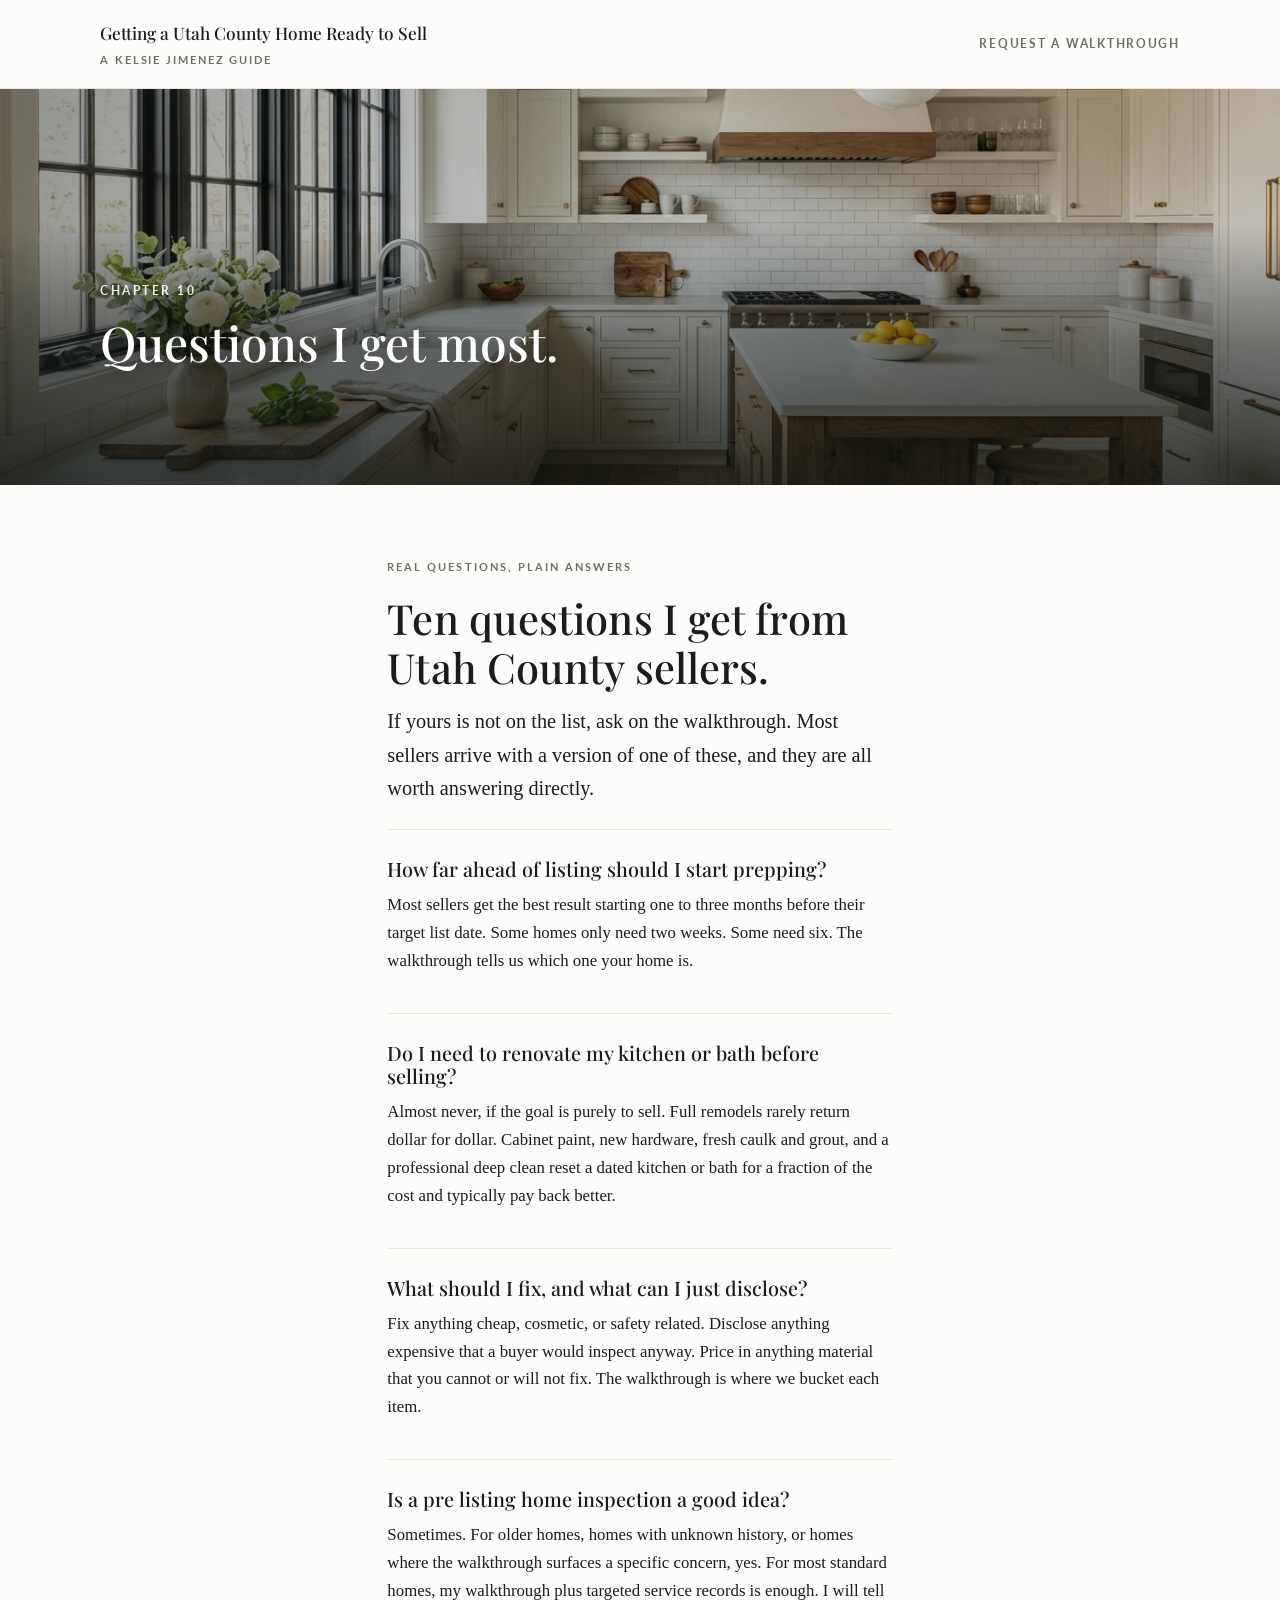
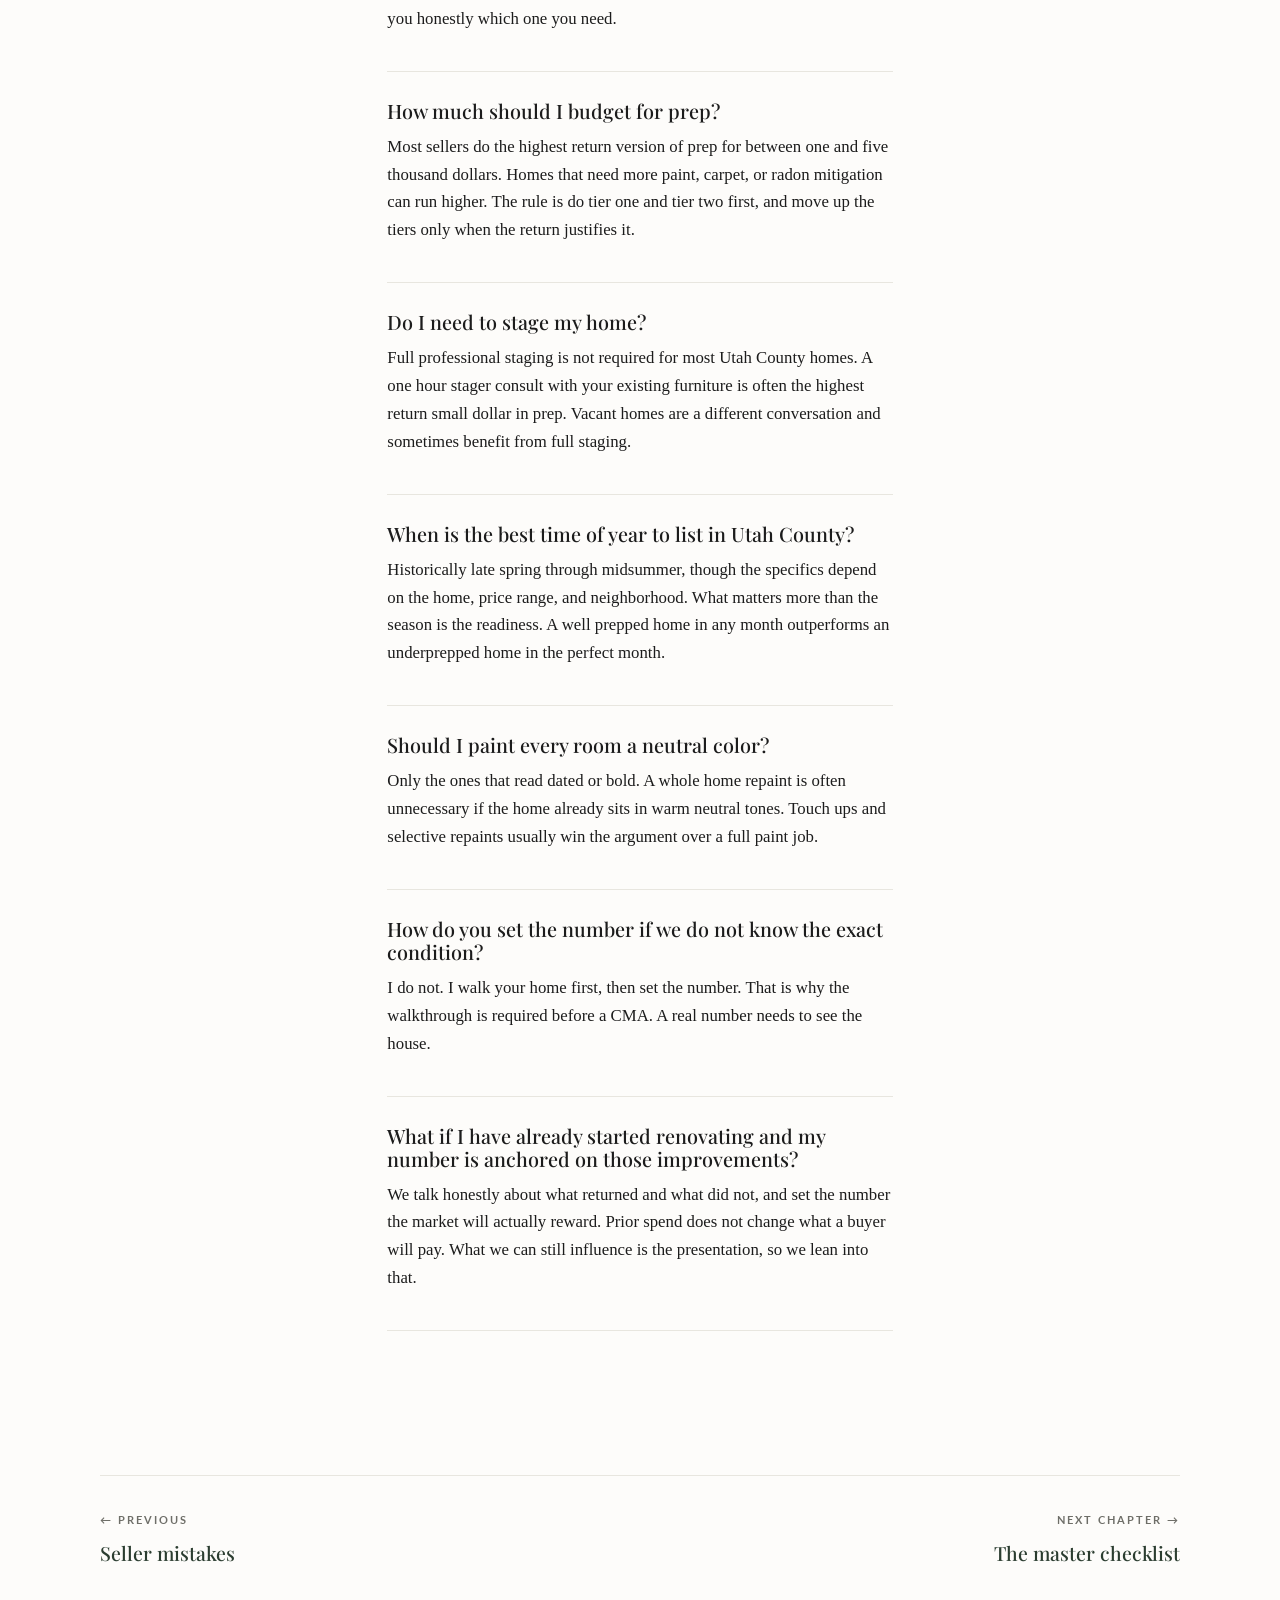
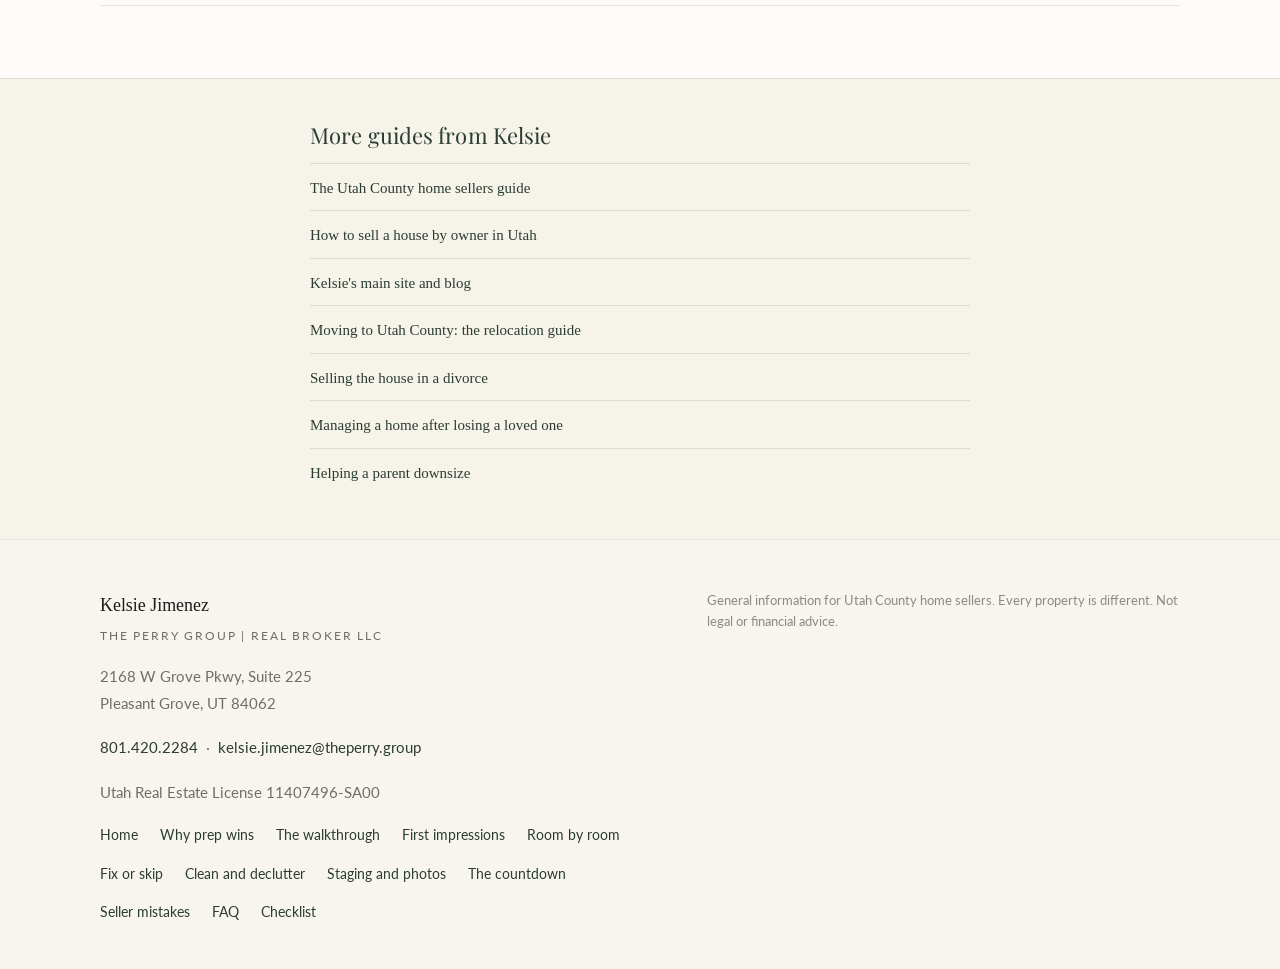
<file: faq.html>
<!DOCTYPE html>
<html lang="en">
<head>
<!-- Google tag (gtag.js) -->
<script async src="https://www.googletagmanager.com/gtag/js?id=G-YQR8LKWMLH"></script>
<script>
  window.dataLayer = window.dataLayer || [];
  function gtag(){dataLayer.push(arguments);}
  gtag('js', new Date());
  gtag('config', 'G-YQR8LKWMLH');
</script>
<script id="kj-lead-events">
document.addEventListener('click',function(e){var a=e.target.closest&&e.target.closest('a[href^="sms:"],a[href^="tel:"]');if(a&&window.gtag){gtag('event',a.getAttribute('href').indexOf('sms:')===0?'text_me_click':'call_click',{link_url:a.getAttribute('href'),page_title:document.title,transport_type:'beacon'});}},true);
document.addEventListener('submit',function(e){if(window.gtag){gtag('event','generate_lead',{form_id:(e.target&&e.target.id)||'',page_title:document.title,transport_type:'beacon'});}},true);
</script>

<meta charset="UTF-8" />
<meta name="viewport" content="width=device-width, initial-scale=1.0" />
<title>Listing Prep FAQ, Utah County | Listing Prep Guide</title>
<meta name="description" content="Real questions from Utah County sellers about pre listing prep, walkthroughs, timing, and where to spend. Direct answers from Realtor Kelsie Jimenez." />
<link rel="canonical" href="https://listingprep.kelsiejimenez.com/faq.html" />
<meta property="og:type" content="article" />
<meta property="og:title" content="Listing Prep FAQ, Utah County" />
<meta property="og:description" content="Real prep questions with direct answers." />
<meta property="og:url" content="https://listingprep.kelsiejimenez.com/faq.html" />
<meta property="og:image" content="https://listingprep.kelsiejimenez.com/hero.jpg" />
<meta name="twitter:card" content="summary_large_image" />
<meta name="twitter:title" content="Listing Prep FAQ, Utah County" />
<meta name="twitter:description" content="Real prep questions with direct answers." />
<meta name="twitter:image" content="https://listingprep.kelsiejimenez.com/hero.jpg" />
<script type="application/ld+json">
{
  "@context":"https://schema.org",
  "@type":"FAQPage",
  "mainEntity":[
    {"@type":"Question","name":"How far ahead of listing should I start prepping?","acceptedAnswer":{"@type":"Answer","text":"Most sellers get the best result starting one to three months before their target list date. Some homes only need two weeks. Some need six. The walkthrough tells us which one your home is."}},
    {"@type":"Question","name":"Do I need to renovate my kitchen or bath before selling?","acceptedAnswer":{"@type":"Answer","text":"Almost never, if the goal is purely to sell. Full remodels rarely return dollar for dollar. Cabinet paint, new hardware, fresh caulk and grout, and a professional deep clean reset a dated kitchen or bath for a fraction of the cost and typically pay back better."}},
    {"@type":"Question","name":"What should I fix, and what can I just disclose?","acceptedAnswer":{"@type":"Answer","text":"Fix anything cheap, cosmetic, or safety related. Disclose anything expensive that a buyer would inspect anyway. Price in anything material that you cannot or will not fix. The walkthrough is where we bucket each item."}},
    {"@type":"Question","name":"Is a pre listing home inspection a good idea?","acceptedAnswer":{"@type":"Answer","text":"Sometimes. For older homes, homes with unknown history, or homes where the walkthrough surfaces a specific concern, yes. For most standard homes, my walkthrough plus targeted service records is enough. I will tell you honestly which one you need."}},
    {"@type":"Question","name":"How much should I budget for prep?","acceptedAnswer":{"@type":"Answer","text":"Most sellers do the highest return version of prep for between one and five thousand dollars. Homes that need more paint, carpet, or radon mitigation can run higher. The rule is do tier one and tier two first, and move up the tiers only when the return justifies it."}},
    {"@type":"Question","name":"Do I need to stage my home?","acceptedAnswer":{"@type":"Answer","text":"Full professional staging is not required for most Utah County homes. A one hour stager consult with your existing furniture is often the highest return small dollar in prep. Vacant homes are a different conversation and sometimes benefit from full staging."}},
    {"@type":"Question","name":"When is the best time of year to list in Utah County?","acceptedAnswer":{"@type":"Answer","text":"Historically late spring through midsummer, though the specifics depend on the home, price range, and neighborhood. What matters more than the season is the readiness. A well prepped home in any month outperforms an underprepped home in the perfect month."}},
    {"@type":"Question","name":"Should I paint every room a neutral color?","acceptedAnswer":{"@type":"Answer","text":"Only the ones that read dated or bold. A whole home repaint is often unnecessary if the home already sits in warm neutral tones. Touch ups and selective repaints usually win the argument over a full paint job."}},
    {"@type":"Question","name":"How do you set the number if we do not know the exact condition?","acceptedAnswer":{"@type":"Answer","text":"I do not. I walk your home first, then set the number. That is why the walkthrough is required before a CMA. A real number needs to see the house."}},
    {"@type":"Question","name":"What if I have already started renovating and my number is anchored on those improvements?","acceptedAnswer":{"@type":"Answer","text":"We talk honestly about what returned and what did not, and set the number the market will actually reward. Prior spend does not change what a buyer will pay. What we can still influence is the presentation, so we lean into that."}}
  ]
}
</script>
<link rel="preconnect" href="https://fonts.googleapis.com" />
<link rel="preconnect" href="https://fonts.gstatic.com" crossorigin />
<link href="https://fonts.googleapis.com/css2?family=Lato:wght@400;700&family=Playfair+Display:wght@400;500;600&display=swap" rel="stylesheet" />
<style>
:root{--bg:#FDFCFA;--bg-warm:#F8F5EE;--sand:#F2E8D5;--ink:#1C1C1C;--ink-soft:#6E6E68;--forest:#2B3D30;--forest-2:#344A39;--bar:#1b2620;--sage:#99A189;--line:#E8E6DF;--cream:#F2E8D5;--display:"Playfair Display",Georgia,serif;--body:"Times New Roman",Times,serif;--util:"Lato",system-ui,sans-serif;--maxw:1140px;--readw:62ch;}
*{box-sizing:border-box;}html{scroll-behavior:smooth;}@media (prefers-reduced-motion:reduce){html{scroll-behavior:auto;}}
body{margin:0;background:var(--bg);color:var(--ink);font-family:var(--body);font-size:1.14rem;line-height:1.78;-webkit-font-smoothing:antialiased;text-rendering:optimizeLegibility;}
.wrap{max-width:var(--maxw);margin:0 auto;padding:0 30px;}.read{max-width:var(--readw);}
h1,h2,h3{font-family:var(--display);font-weight:500;line-height:1.16;margin:0;}
p{margin:0 0 1.15em;}a{color:var(--forest);text-underline-offset:3px;}
.label{font-family:var(--util);text-transform:uppercase;letter-spacing:.18em;font-size:.7rem;font-weight:700;color:var(--ink-soft);margin:0 0 18px;display:block;}
section{padding:72px 0;}.band-warm{background:var(--bg-warm);}
h2{font-size:clamp(1.9rem,3.4vw,2.6rem);margin-bottom:14px;letter-spacing:.1px;}
.lede{font-size:1.27rem;line-height:1.66;color:var(--ink);}
.topbar{border-bottom:1px solid var(--line);background:var(--bg);position:sticky;top:0;z-index:20;}
.topbar .wrap{display:flex;align-items:center;justify-content:space-between;padding-top:18px;padding-bottom:18px;}
.topbar .brand{font-family:var(--display);font-size:1.08rem;font-weight:500;color:var(--ink);text-decoration:none;}
.topbar .brand-sub{display:block;font-family:var(--util);font-size:.66rem;letter-spacing:.18em;text-transform:uppercase;color:var(--ink-soft);margin-top:2px;font-weight:700;}
.topbar .top-cta{font-family:var(--util);font-size:.78rem;letter-spacing:.14em;text-transform:uppercase;font-weight:700;color:var(--ink-soft);text-decoration:none;}
.topbar .top-cta:hover,.topbar .top-cta:focus{color:var(--forest);}
.hero-slim{position:relative;min-height:44vh;display:flex;flex-direction:column;justify-content:flex-end;overflow:hidden;background:var(--forest-2);}
.hero-slim .hero-img{position:absolute;inset:0;width:100%;height:100%;object-fit:cover;object-position:center;display:block;}
.hero-slim .hero-scrim{position:absolute;inset:0;background:linear-gradient(180deg,rgba(18,22,18,.18) 0%,rgba(18,22,18,.16) 34%,rgba(18,22,18,.55) 64%,rgba(18,22,18,.8) 100%),linear-gradient(100deg,rgba(18,22,18,.34) 0%,rgba(18,22,18,0) 55%);}
.hero-slim .hero-inner{position:relative;z-index:2;padding:60px 30px 44px;max-width:var(--maxw);margin:0 auto;color:#fff;width:100%;}
.hero-slim .hero-eyebrow{font-family:var(--util);font-size:11.5px;letter-spacing:.22em;text-transform:uppercase;opacity:.9;font-weight:700;margin-bottom:14px;display:block;color:#fff;}
.hero-slim .hero-title{font-family:var(--display);font-weight:500;font-size:clamp(1.9rem,4.4vw,3rem);line-height:1.1;margin:0;color:#fff;text-shadow:0 2px 24px rgba(0,0,0,.5);max-width:22ch;}
.faq-item{padding:28px 0;border-top:1px solid var(--line);}
.faq-item:last-child{border-bottom:1px solid var(--line);}
.faq-item h3{font-size:1.24rem;margin-bottom:10px;color:var(--ink);}
.faq-item p{font-size:1.05rem;line-height:1.66;margin:0 0 10px;}
.pn{display:grid;grid-template-columns:1fr 1fr;gap:40px;border-top:1px solid var(--line);border-bottom:1px solid var(--line);padding:34px 0;}
@media (max-width:720px){.pn{grid-template-columns:1fr;gap:22px;}}
.pn a{color:var(--ink);text-decoration:none;display:block;}
.pn .plabel{font-family:var(--util);font-size:.7rem;letter-spacing:.18em;text-transform:uppercase;color:var(--ink-soft);font-weight:700;margin-bottom:6px;display:block;}
.pn .ptitle{font-family:var(--display);font-weight:500;font-size:1.22rem;color:var(--forest);}
.pn .right{text-align:right;}@media (max-width:720px){.pn .right{text-align:left;}}
footer{background:var(--bg-warm);border-top:1px solid var(--line);padding:50px 0 44px;font-family:var(--util);font-size:.95rem;color:var(--ink-soft);}
footer .wrap{display:grid;grid-template-columns:1.2fr 1fr;gap:40px;}
@media (max-width:720px){footer .wrap{grid-template-columns:1fr;gap:26px;}}
footer .fname{font-family:var(--body);color:var(--ink);font-size:1.12rem;}
footer .fname span{font-family:var(--util);display:block;font-size:.72rem;letter-spacing:.16em;text-transform:uppercase;color:var(--ink-soft);margin-top:4px;}
footer a{color:var(--forest);text-decoration:none;}footer a:hover{text-decoration:underline;}
.footer-nav{display:flex;flex-wrap:wrap;gap:14px 22px;margin-top:14px;}
.footer-nav a{font-family:var(--util);font-size:.86rem;}
.disclaimer{font-size:.8rem;line-height:1.62;color:#8B8B84;}
.reveal{opacity:0;transform:translateY(12px);transition:opacity .6s ease,transform .6s ease;}
.reveal.in{opacity:1;transform:none;}
@media (prefers-reduced-motion:reduce){.reveal{opacity:1;transform:none;transition:none;}}
a.skip{position:absolute;left:-9999px;}a.skip:focus{left:16px;top:16px;position:fixed;background:var(--bg);color:var(--forest);padding:10px 16px;border-radius:4px;z-index:50;border:1px solid var(--line);}
h1 em,h2 em,h3 em,h4 em,h5 em,h6 em{font-family:'Times New Roman',Georgia,serif;font-style:italic;}
</style>
</head>
<body>
<a class="skip" href="#main">Skip to article</a>
<header class="topbar"><div class="wrap"><a class="brand" href="/">Getting a Utah County Home Ready to Sell<span class="brand-sub">A Kelsie Jimenez Guide</span></a><a class="top-cta" href="/#walkthrough-form">Request a walkthrough</a></div></header>

<section class="hero-slim">
  <img class="hero-img" src="hero.jpg" alt="A quiet Utah County kitchen table with an open notebook" />
  <div class="hero-scrim"></div>
  <div class="hero-inner">
    <span class="hero-eyebrow">Chapter 10</span>
    <h1 class="hero-title">Questions I get most.</h1>
  </div>
</section>

<main id="main">

<section>
  <div class="wrap read reveal">
    <span class="label">Real questions, plain answers</span>
    <h2>Ten questions I get from Utah County sellers.</h2>
    <p class="lede">If yours is not on the list, ask on the walkthrough. Most sellers arrive with a version of one of these, and they are all worth answering directly.</p>

    <div class="faq-item"><h3>How far ahead of listing should I start prepping?</h3><p>Most sellers get the best result starting one to three months before their target list date. Some homes only need two weeks. Some need six. The walkthrough tells us which one your home is.</p></div>

    <div class="faq-item"><h3>Do I need to renovate my kitchen or bath before selling?</h3><p>Almost never, if the goal is purely to sell. Full remodels rarely return dollar for dollar. Cabinet paint, new hardware, fresh caulk and grout, and a professional deep clean reset a dated kitchen or bath for a fraction of the cost and typically pay back better.</p></div>

    <div class="faq-item"><h3>What should I fix, and what can I just disclose?</h3><p>Fix anything cheap, cosmetic, or safety related. Disclose anything expensive that a buyer would inspect anyway. Price in anything material that you cannot or will not fix. The walkthrough is where we bucket each item.</p></div>

    <div class="faq-item"><h3>Is a pre listing home inspection a good idea?</h3><p>Sometimes. For older homes, homes with unknown history, or homes where the walkthrough surfaces a specific concern, yes. For most standard homes, my walkthrough plus targeted service records is enough. I will tell you honestly which one you need.</p></div>

    <div class="faq-item"><h3>How much should I budget for prep?</h3><p>Most sellers do the highest return version of prep for between one and five thousand dollars. Homes that need more paint, carpet, or radon mitigation can run higher. The rule is do tier one and tier two first, and move up the tiers only when the return justifies it.</p></div>

    <div class="faq-item"><h3>Do I need to stage my home?</h3><p>Full professional staging is not required for most Utah County homes. A one hour stager consult with your existing furniture is often the highest return small dollar in prep. Vacant homes are a different conversation and sometimes benefit from full staging.</p></div>

    <div class="faq-item"><h3>When is the best time of year to list in Utah County?</h3><p>Historically late spring through midsummer, though the specifics depend on the home, price range, and neighborhood. What matters more than the season is the readiness. A well prepped home in any month outperforms an underprepped home in the perfect month.</p></div>

    <div class="faq-item"><h3>Should I paint every room a neutral color?</h3><p>Only the ones that read dated or bold. A whole home repaint is often unnecessary if the home already sits in warm neutral tones. Touch ups and selective repaints usually win the argument over a full paint job.</p></div>

    <div class="faq-item"><h3>How do you set the number if we do not know the exact condition?</h3><p>I do not. I walk your home first, then set the number. That is why the walkthrough is required before a CMA. A real number needs to see the house.</p></div>

    <div class="faq-item"><h3>What if I have already started renovating and my number is anchored on those improvements?</h3><p>We talk honestly about what returned and what did not, and set the number the market will actually reward. Prior spend does not change what a buyer will pay. What we can still influence is the presentation, so we lean into that.</p></div>
  </div>
</section>

<section><div class="wrap"><div class="pn"><a href="seller-mistakes.html"><span class="plabel">&larr; Previous</span><span class="ptitle">Seller mistakes</span></a><a class="right" href="checklist.html"><span class="plabel">Next chapter &rarr;</span><span class="ptitle">The master checklist</span></a></div></div></section>

</main>


<!-- GUIDE NETWORK CROSS-LINKS -->
<nav class="guide-network-nav" aria-label="More guides from Kelsie" style="background:#F6F3EA; border-top:1px solid #E3DCCB; padding:44px 24px;">
  <div style="max-width:660px; margin:0 auto;">
    <h2 style="font-family:'Playfair Display',serif; font-weight:400; font-style:normal; font-size:22px; color:#2B3D30; margin:0 0 14px;">More guides from Kelsie</h2>
    <ul style="list-style:none; margin:0; padding:0;">
      <li style="padding:7px 0; border-top:1px solid #E3DCCB;"><a href="https://sellers.kelsiejimenez.com/" style="color:#2B3D30; text-decoration:none; font-family:'Times New Roman',Times,serif; font-size:15px;">The Utah County home sellers guide</a></li>
      <li style="padding:7px 0; border-top:1px solid #E3DCCB;"><a href="https://forsalebyowner.kelsiejimenez.com/" style="color:#2B3D30; text-decoration:none; font-family:'Times New Roman',Times,serif; font-size:15px;">How to sell a house by owner in Utah</a></li>
      <li style="padding:7px 0; border-top:1px solid #E3DCCB;"><a href="https://kelsiejimenez.com" style="color:#2B3D30; text-decoration:none; font-family:'Times New Roman',Times,serif; font-size:15px;">Kelsie's main site and blog</a></li>
      <li style="padding:7px 0; border-top:1px solid #E3DCCB;"><a href="https://guide.kelsiejimenez.com/" style="color:#2B3D30; text-decoration:none; font-family:'Times New Roman',Times,serif; font-size:15px;">Moving to Utah County: the relocation guide</a></li>
      <li style="padding:7px 0; border-top:1px solid #E3DCCB;"><a href="https://divorce.kelsiejimenez.com/" style="color:#2B3D30; text-decoration:none; font-family:'Times New Roman',Times,serif; font-size:15px;">Selling the house in a divorce</a></li>
      <li style="padding:7px 0; border-top:1px solid #E3DCCB;"><a href="https://probate.kelsiejimenez.com/" style="color:#2B3D30; text-decoration:none; font-family:'Times New Roman',Times,serif; font-size:15px;">Managing a home after losing a loved one</a></li>
      <li style="padding:7px 0; border-top:1px solid #E3DCCB;"><a href="https://downsizing.kelsiejimenez.com/" style="color:#2B3D30; text-decoration:none; font-family:'Times New Roman',Times,serif; font-size:15px;">Helping a parent downsize</a></li>
    </ul>
  </div>
</nav>
<footer>
  <div class="wrap">
    <div>
      <div class="fname">Kelsie Jimenez<span>The Perry Group | Real Broker LLC</span></div>
      <p style="margin-top:16px;">2168 W Grove Pkwy, Suite 225<br/>Pleasant Grove, UT 84062</p>
      <p><a href="tel:+18014202284">801.420.2284</a> &nbsp;&middot;&nbsp; <a href="mailto:kelsie.jimenez@theperry.group">kelsie.jimenez@theperry.group</a></p>
      <p>Utah Real Estate License 11407496-SA00</p>
      <div class="footer-nav"><a href="/">Home</a><a href="why-prep-wins.html">Why prep wins</a><a href="the-walkthrough.html">The walkthrough</a><a href="first-impressions.html">First impressions</a><a href="room-by-room.html">Room by room</a><a href="fix-or-skip.html">Fix or skip</a><a href="clean-declutter.html">Clean and declutter</a><a href="staging-light-photos.html">Staging and photos</a><a href="the-countdown.html">The countdown</a><a href="seller-mistakes.html">Seller mistakes</a><a href="faq.html">FAQ</a><a href="checklist.html">Checklist</a></div>
    </div>
    <div><p class="disclaimer">General information for Utah County home sellers. Every property is different. Not legal or financial advice.</p></div>
  </div>
</footer>
<script>(function(){var reduce=window.matchMedia&&window.matchMedia('(prefers-reduced-motion: reduce)').matches;var items=document.querySelectorAll('.reveal');if(reduce||!('IntersectionObserver' in window)){items.forEach(function(el){el.classList.add('in');});return;}var obs=new IntersectionObserver(function(entries){entries.forEach(function(e){if(e.isIntersecting){e.target.classList.add('in');obs.unobserve(e.target);}});},{threshold:0.12});items.forEach(function(el){obs.observe(el);});})();</script>
</body></html>
</file>
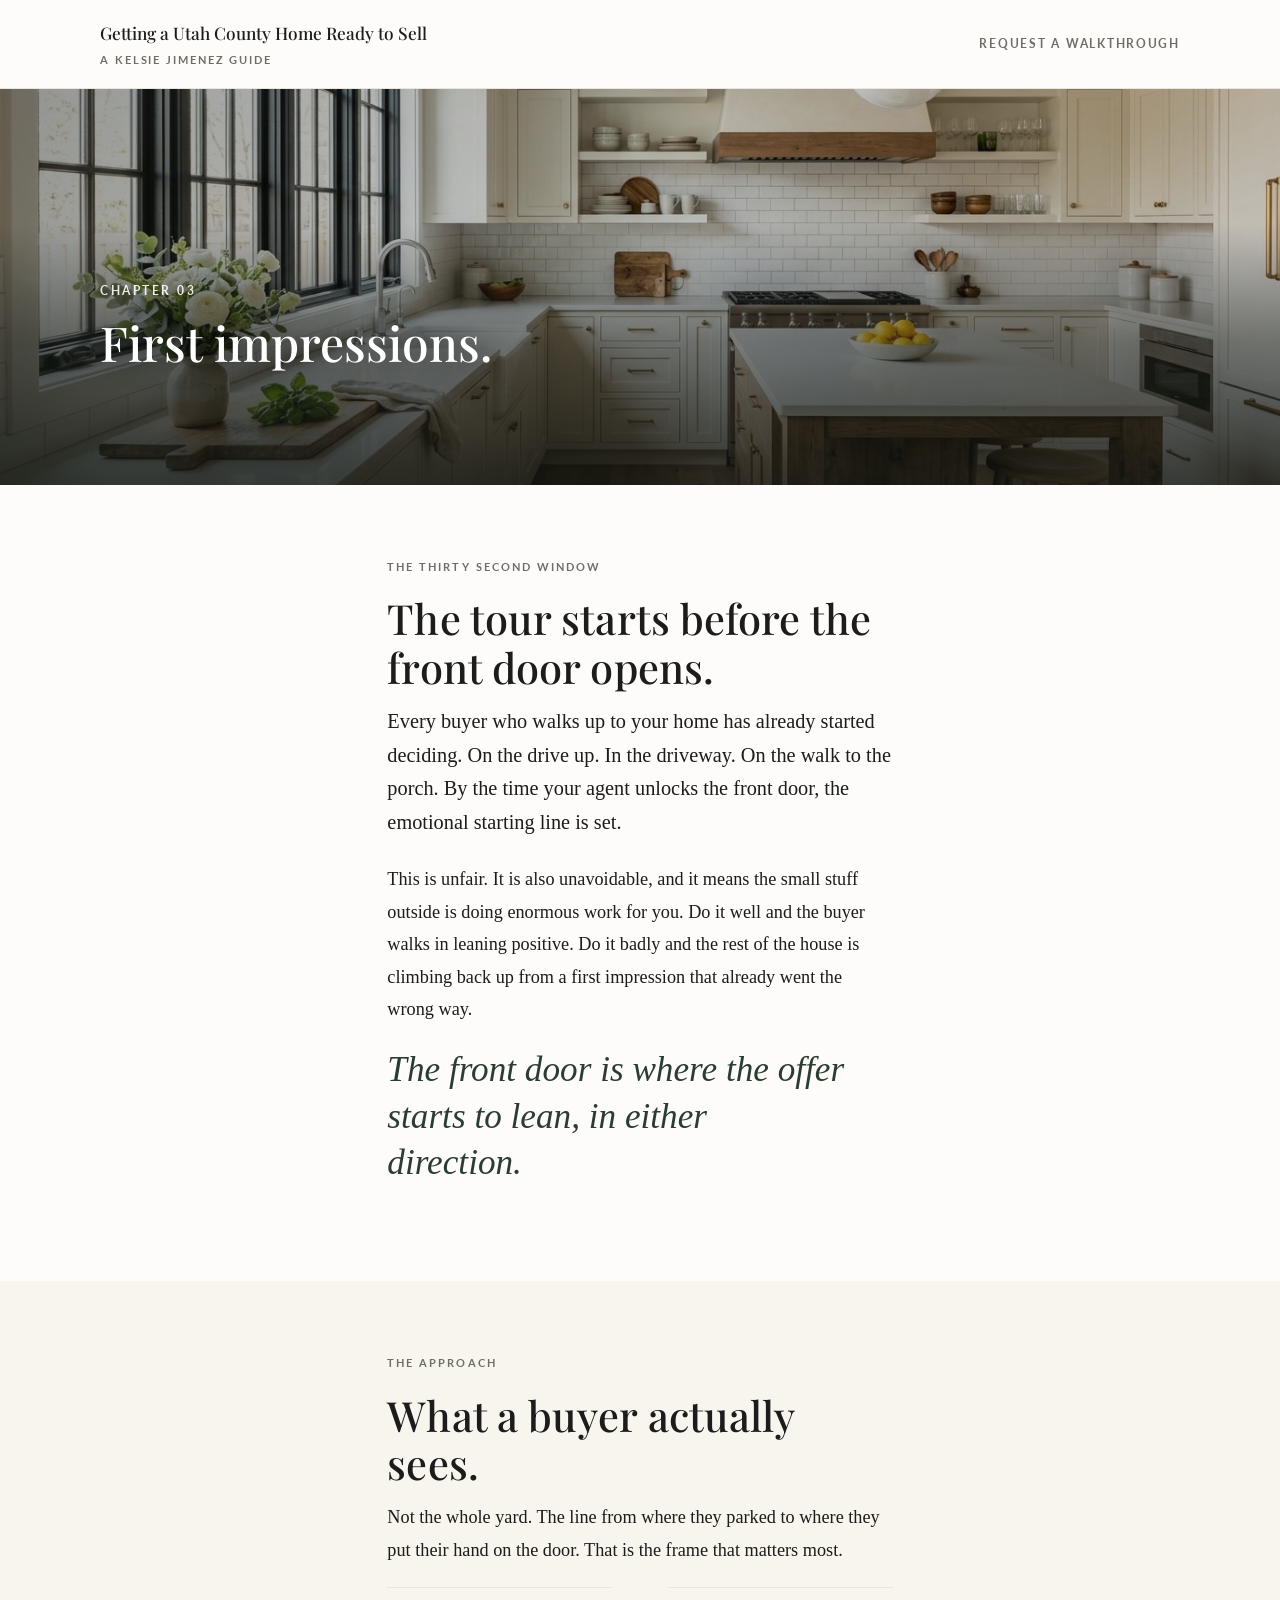
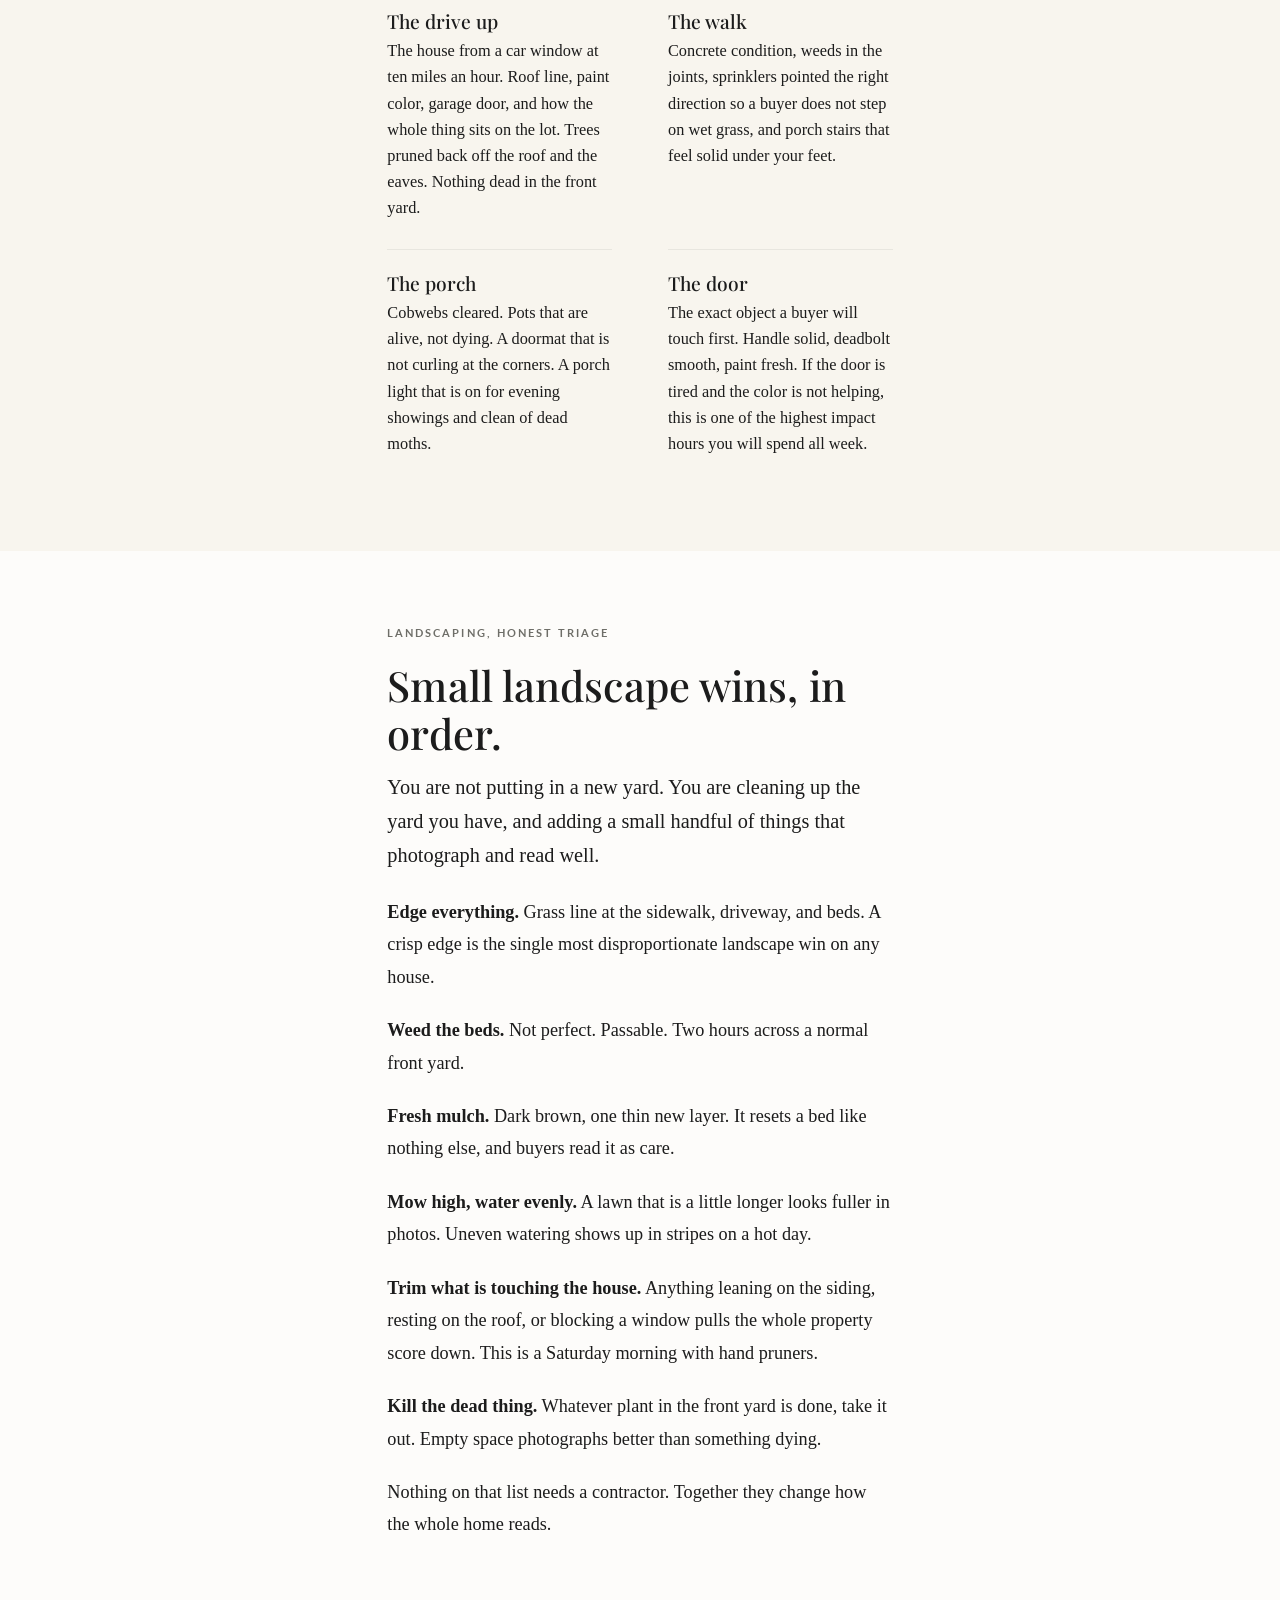
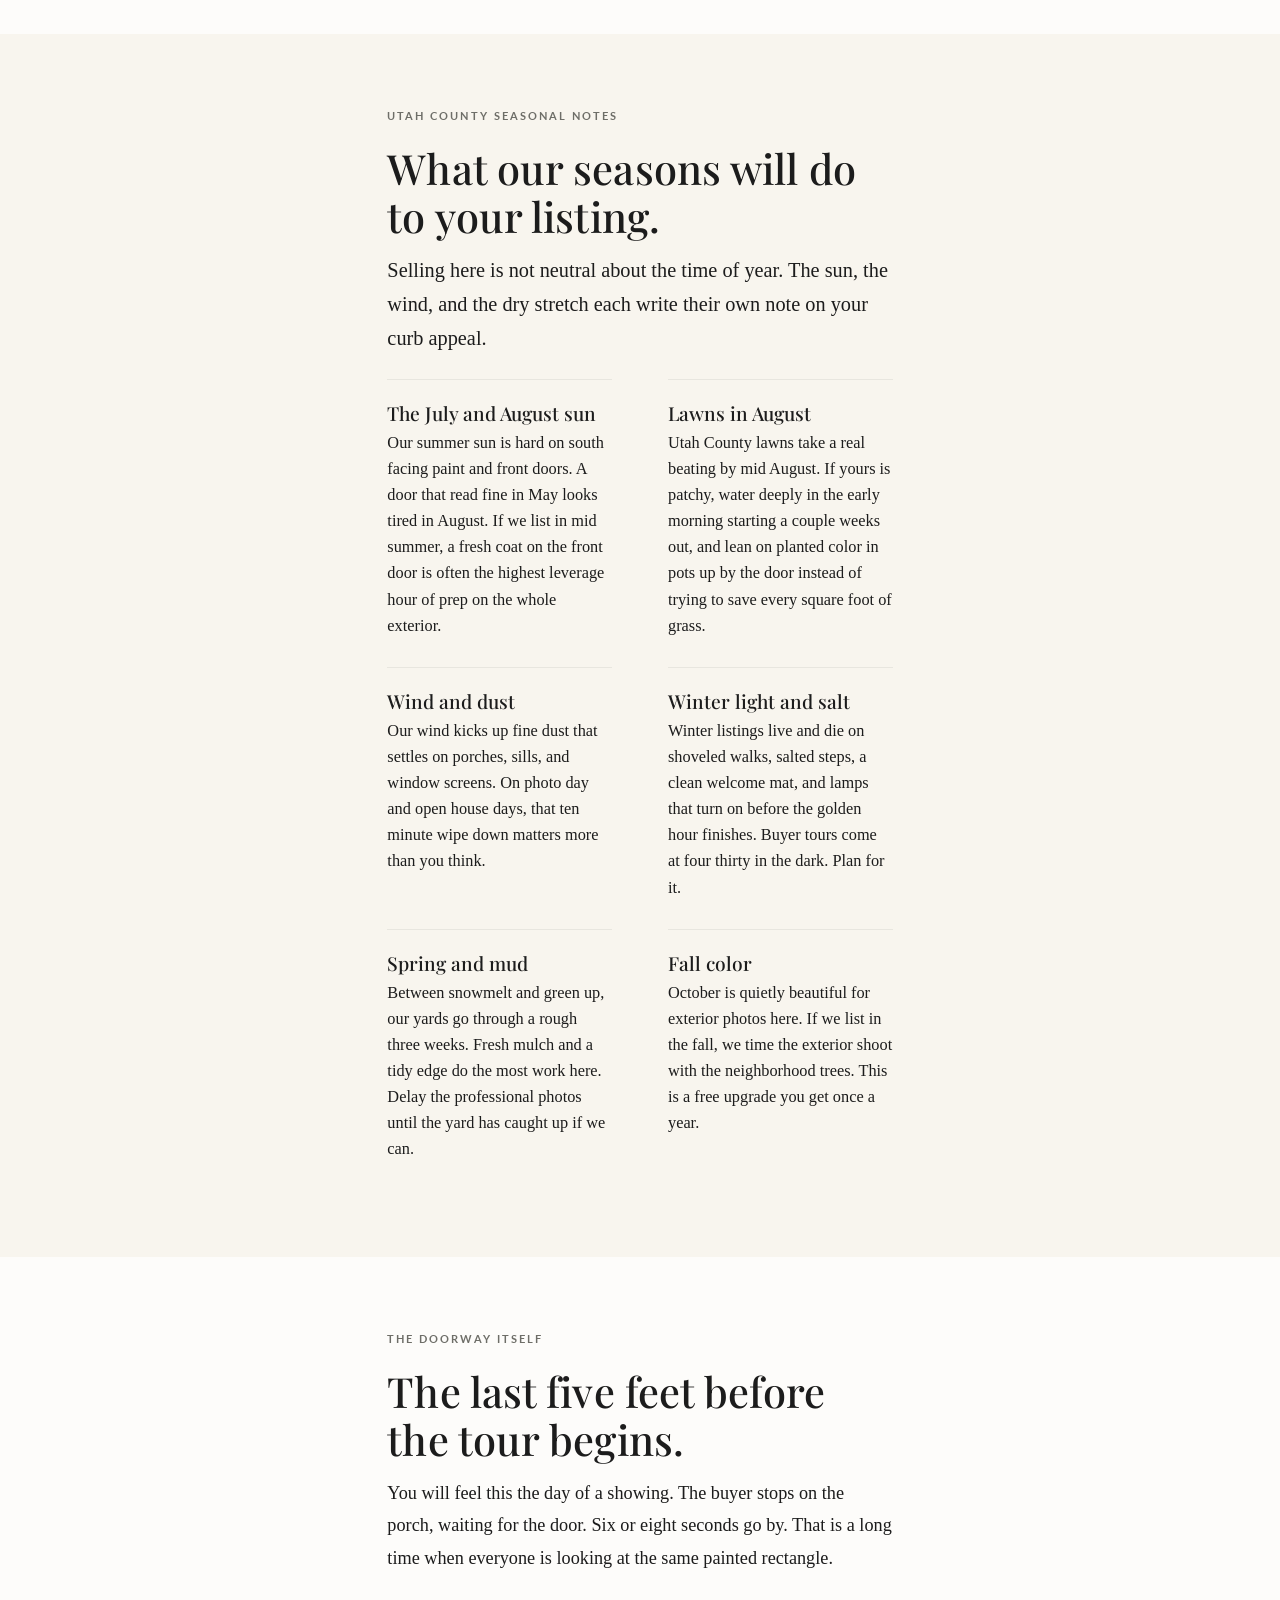
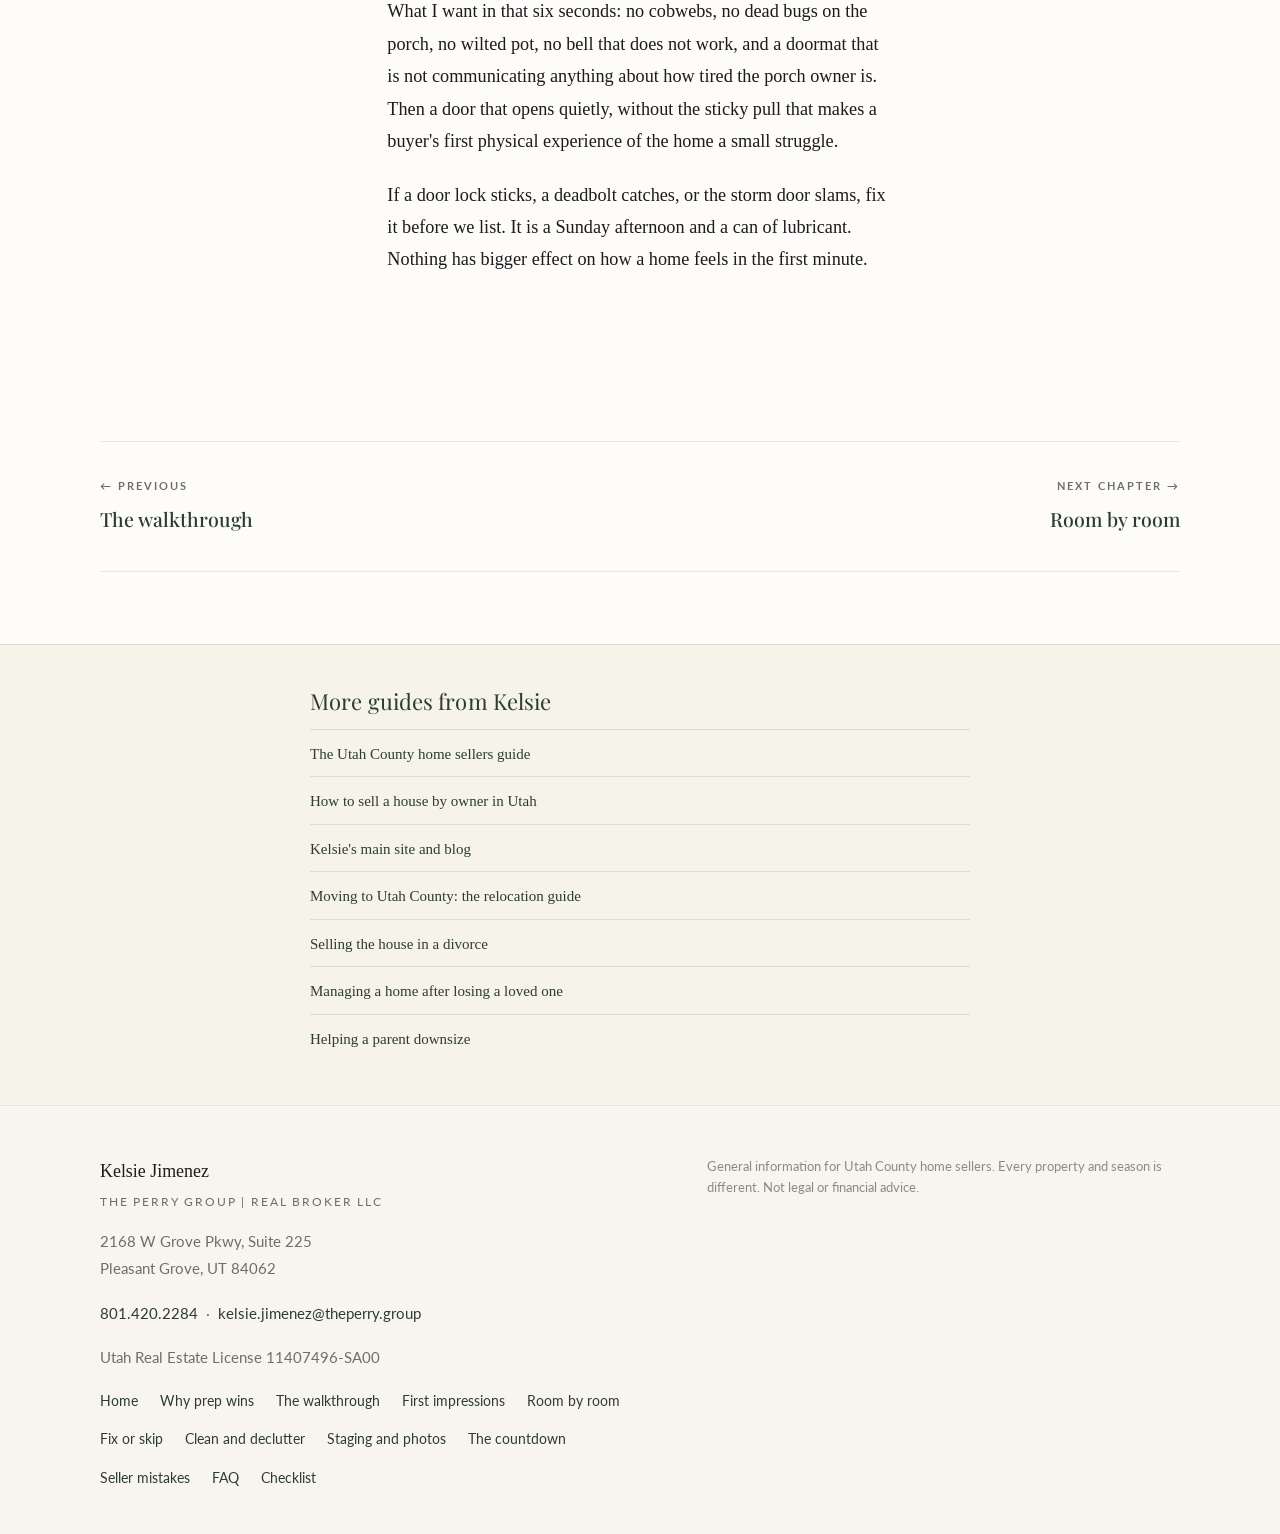
<file: first-impressions.html>
<!DOCTYPE html>
<html lang="en">
<head>
<!-- Google tag (gtag.js) -->
<script async src="https://www.googletagmanager.com/gtag/js?id=G-YQR8LKWMLH"></script>
<script>
  window.dataLayer = window.dataLayer || [];
  function gtag(){dataLayer.push(arguments);}
  gtag('js', new Date());
  gtag('config', 'G-YQR8LKWMLH');
</script>
<script id="kj-lead-events">
document.addEventListener('click',function(e){var a=e.target.closest&&e.target.closest('a[href^="sms:"],a[href^="tel:"]');if(a&&window.gtag){gtag('event',a.getAttribute('href').indexOf('sms:')===0?'text_me_click':'call_click',{link_url:a.getAttribute('href'),page_title:document.title,transport_type:'beacon'});}},true);
document.addEventListener('submit',function(e){if(window.gtag){gtag('event','generate_lead',{form_id:(e.target&&e.target.id)||'',page_title:document.title,transport_type:'beacon'});}},true);
</script>

<meta charset="UTF-8" />
<meta name="viewport" content="width=device-width, initial-scale=1.0" />
<title>First Impressions and Curb Appeal | Listing Prep</title>
<meta name="description" content="What Utah County buyers judge in the first thirty seconds. Curb appeal, front door, porch, and the small landscaping wins with seasonal notes." />
<link rel="canonical" href="https://listingprep.kelsiejimenez.com/first-impressions.html" />
<meta property="og:type" content="article" />
<meta property="og:title" content="First Impressions, Curb Appeal, and the Entry" />
<meta property="og:description" content="What Utah County buyers judge in the first thirty seconds. Curb appeal, entry, and small landscape wins." />
<meta property="og:url" content="https://listingprep.kelsiejimenez.com/first-impressions.html" />
<meta property="og:image" content="https://listingprep.kelsiejimenez.com/hero.jpg" />
<meta name="twitter:card" content="summary_large_image" />
<meta name="twitter:title" content="First Impressions, Curb Appeal, and the Entry" />
<meta name="twitter:description" content="The thirty seconds before the front door opens." />
<meta name="twitter:image" content="https://listingprep.kelsiejimenez.com/hero.jpg" />
<script type="application/ld+json">
{"@context":"https://schema.org","@type":"Article","headline":"First Impressions, Curb Appeal, and the Entry","description":"What Utah County buyers judge in the first thirty seconds.","url":"https://listingprep.kelsiejimenez.com/first-impressions.html","author":{"@type":"Person","name":"Kelsie Jimenez"},"publisher":{"@type":"RealEstateAgent","name":"Kelsie Jimenez","logo":{"@type":"ImageObject","url":"https://kelsiejimenez.com/wp-content/uploads/2026/06/headshot.jpg"}},"mainEntityOfPage":"https://listingprep.kelsiejimenez.com/first-impressions.html"}
</script>

<link rel="preconnect" href="https://fonts.googleapis.com" />
<link rel="preconnect" href="https://fonts.gstatic.com" crossorigin />
<link href="https://fonts.googleapis.com/css2?family=Lato:wght@400;700&family=Playfair+Display:wght@400;500;600&display=swap" rel="stylesheet" />

<style>
  :root{--bg:#FDFCFA;--bg-warm:#F8F5EE;--sand:#F2E8D5;--ink:#1C1C1C;--ink-soft:#6E6E68;--forest:#2B3D30;--forest-2:#344A39;--bar:#1b2620;--sage:#99A189;--line:#E8E6DF;--cream:#F2E8D5;--display:"Playfair Display",Georgia,serif;--body:"Times New Roman",Times,serif;--util:"Lato",system-ui,sans-serif;--maxw:1140px;--readw:62ch;}
  *{box-sizing:border-box;} html{scroll-behavior:smooth;} @media (prefers-reduced-motion:reduce){html{scroll-behavior:auto;}}
  body{margin:0;background:var(--bg);color:var(--ink);font-family:var(--body);font-size:1.14rem;line-height:1.78;-webkit-font-smoothing:antialiased;text-rendering:optimizeLegibility;}
  .wrap{max-width:var(--maxw);margin:0 auto;padding:0 30px;} .read{max-width:var(--readw);}
  h1,h2,h3{font-family:var(--display);font-weight:500;line-height:1.16;margin:0;}
  p{margin:0 0 1.15em;} a{color:var(--forest);text-underline-offset:3px;}
  .label{font-family:var(--util);text-transform:uppercase;letter-spacing:.18em;font-size:.7rem;font-weight:700;color:var(--ink-soft);margin:0 0 18px;display:block;}
  section{padding:72px 0;} .band-warm{background:var(--bg-warm);}
  h2{font-size:clamp(1.9rem,3.4vw,2.6rem);margin-bottom:14px;letter-spacing:.1px;}
  .lede{font-size:1.27rem;line-height:1.66;color:var(--ink);}
  .topbar{border-bottom:1px solid var(--line);background:var(--bg);position:sticky;top:0;z-index:20;}
  .topbar .wrap{display:flex;align-items:center;justify-content:space-between;padding-top:18px;padding-bottom:18px;}
  .topbar .brand{font-family:var(--display);font-size:1.08rem;font-weight:500;color:var(--ink);text-decoration:none;}
  .topbar .brand-sub{display:block;font-family:var(--util);font-size:.66rem;letter-spacing:.18em;text-transform:uppercase;color:var(--ink-soft);margin-top:2px;font-weight:700;}
  .topbar .top-cta{font-family:var(--util);font-size:.78rem;letter-spacing:.14em;text-transform:uppercase;font-weight:700;color:var(--ink-soft);text-decoration:none;}
  .topbar .top-cta:hover,.topbar .top-cta:focus{color:var(--forest);}
  .hero-slim{position:relative;min-height:44vh;display:flex;flex-direction:column;justify-content:flex-end;overflow:hidden;background:var(--forest-2);}
  .hero-slim .hero-img{position:absolute;inset:0;width:100%;height:100%;object-fit:cover;object-position:center;display:block;}
  .hero-slim .hero-scrim{position:absolute;inset:0;background:linear-gradient(180deg,rgba(18,22,18,.18) 0%,rgba(18,22,18,.16) 34%,rgba(18,22,18,.55) 64%,rgba(18,22,18,.8) 100%),linear-gradient(100deg,rgba(18,22,18,.34) 0%,rgba(18,22,18,0) 55%);}
  .hero-slim .hero-inner{position:relative;z-index:2;padding:60px 30px 44px;max-width:var(--maxw);margin:0 auto;color:#fff;width:100%;}
  .hero-slim .hero-eyebrow{font-family:var(--util);font-size:11.5px;letter-spacing:.22em;text-transform:uppercase;opacity:.9;font-weight:700;margin-bottom:14px;display:block;color:#fff;}
  .hero-slim .hero-title{font-family:var(--display);font-weight:500;font-size:clamp(1.9rem,4.4vw,3rem);line-height:1.1;margin:0;color:#fff;text-shadow:0 2px 24px rgba(0,0,0,.5);max-width:22ch;}
  .pull{font-family:'Times New Roman',Georgia,serif;font-style:italic;font-weight:400;font-size:clamp(1.55rem,3vw,2.2rem);line-height:1.32;color:var(--forest);max-width:26ch;margin:22px 0;}
  .panel{border-left:2px solid var(--sage);padding:6px 0 6px 30px;margin-top:16px;}
  .panel .fine{font-family:var(--util);font-size:.92rem;line-height:1.55;color:var(--ink-soft);margin:0;}
  .factors{display:grid;grid-template-columns:1fr 1fr;gap:6px 56px;margin-top:6px;}
  @media (max-width:720px){.factors{grid-template-columns:1fr;}}
  .factor{padding:22px 0;border-top:1px solid var(--line);}
  .factor h3{font-size:1.2rem;margin-bottom:6px;} .factor p{font-size:1.02rem;line-height:1.6;margin:0;}
  .pn{display:grid;grid-template-columns:1fr 1fr;gap:40px;border-top:1px solid var(--line);border-bottom:1px solid var(--line);padding:34px 0;}
  @media (max-width:720px){.pn{grid-template-columns:1fr;gap:22px;}}
  .pn a{color:var(--ink);text-decoration:none;display:block;}
  .pn .plabel{font-family:var(--util);font-size:.7rem;letter-spacing:.18em;text-transform:uppercase;color:var(--ink-soft);font-weight:700;margin-bottom:6px;display:block;}
  .pn .ptitle{font-family:var(--display);font-weight:500;font-size:1.22rem;color:var(--forest);}
  .pn .right{text-align:right;} @media (max-width:720px){.pn .right{text-align:left;}}
  footer{background:var(--bg-warm);border-top:1px solid var(--line);padding:50px 0 44px;font-family:var(--util);font-size:.95rem;color:var(--ink-soft);}
  footer .wrap{display:grid;grid-template-columns:1.2fr 1fr;gap:40px;}
  @media (max-width:720px){footer .wrap{grid-template-columns:1fr;gap:26px;}}
  footer .fname{font-family:var(--body);color:var(--ink);font-size:1.12rem;}
  footer .fname span{font-family:var(--util);display:block;font-size:.72rem;letter-spacing:.16em;text-transform:uppercase;color:var(--ink-soft);margin-top:4px;}
  footer a{color:var(--forest);text-decoration:none;} footer a:hover{text-decoration:underline;}
  .footer-nav{display:flex;flex-wrap:wrap;gap:14px 22px;margin-top:14px;}
  .footer-nav a{font-family:var(--util);font-size:.86rem;}
  .disclaimer{font-size:.8rem;line-height:1.62;color:#8B8B84;}
  .reveal{opacity:0;transform:translateY(12px);transition:opacity .6s ease,transform .6s ease;}
  .reveal.in{opacity:1;transform:none;}
  @media (prefers-reduced-motion:reduce){.reveal{opacity:1;transform:none;transition:none;}}
  a.skip{position:absolute;left:-9999px;}
  a.skip:focus{left:16px;top:16px;position:fixed;background:var(--bg);color:var(--forest);padding:10px 16px;border-radius:4px;z-index:50;border:1px solid var(--line);}
  h1 em,h2 em,h3 em,h4 em,h5 em,h6 em,.pull{font-family:'Times New Roman',Georgia,serif;font-style:italic;}
</style>
</head>
<body>
<a class="skip" href="#main">Skip to article</a>

<header class="topbar">
  <div class="wrap">
    <a class="brand" href="/">Getting a Utah County Home Ready to Sell<span class="brand-sub">A Kelsie Jimenez Guide</span></a>
    <a class="top-cta" href="/#walkthrough-form">Request a walkthrough</a>
  </div>
</header>

<section class="hero-slim">
  <img class="hero-img" src="hero.jpg" alt="A Utah County front porch with clean landscaping" />
  <div class="hero-scrim"></div>
  <div class="hero-inner">
    <span class="hero-eyebrow">Chapter 03</span>
    <h1 class="hero-title">First impressions.</h1>
  </div>
</section>

<main id="main">

<section>
  <div class="wrap read reveal">
    <span class="label">The thirty second window</span>
    <h2>The tour starts before the front door opens.</h2>
    <p class="lede">Every buyer who walks up to your home has already started deciding. On the drive up. In the driveway. On the walk to the porch. By the time your agent unlocks the front door, the emotional starting line is set.</p>
    <p>This is unfair. It is also unavoidable, and it means the small stuff outside is doing enormous work for you. Do it well and the buyer walks in leaning positive. Do it badly and the rest of the house is climbing back up from a first impression that already went the wrong way.</p>
    <p class="pull">The front door is where the offer starts to lean, in either direction.</p>
  </div>
</section>

<section class="band-warm">
  <div class="wrap read reveal">
    <span class="label">The approach</span>
    <h2>What a buyer actually sees.</h2>
    <p>Not the whole yard. The line from where they parked to where they put their hand on the door. That is the frame that matters most.</p>
    <div class="factors">
      <div class="factor"><h3>The drive up</h3><p>The house from a car window at ten miles an hour. Roof line, paint color, garage door, and how the whole thing sits on the lot. Trees pruned back off the roof and the eaves. Nothing dead in the front yard.</p></div>
      <div class="factor"><h3>The walk</h3><p>Concrete condition, weeds in the joints, sprinklers pointed the right direction so a buyer does not step on wet grass, and porch stairs that feel solid under your feet.</p></div>
      <div class="factor"><h3>The porch</h3><p>Cobwebs cleared. Pots that are alive, not dying. A doormat that is not curling at the corners. A porch light that is on for evening showings and clean of dead moths.</p></div>
      <div class="factor"><h3>The door</h3><p>The exact object a buyer will touch first. Handle solid, deadbolt smooth, paint fresh. If the door is tired and the color is not helping, this is one of the highest impact hours you will spend all week.</p></div>
    </div>
  </div>
</section>

<section>
  <div class="wrap read reveal">
    <span class="label">Landscaping, honest triage</span>
    <h2>Small landscape wins, in order.</h2>
    <p class="lede">You are not putting in a new yard. You are cleaning up the yard you have, and adding a small handful of things that photograph and read well.</p>
    <p><strong>Edge everything.</strong> Grass line at the sidewalk, driveway, and beds. A crisp edge is the single most disproportionate landscape win on any house.</p>
    <p><strong>Weed the beds.</strong> Not perfect. Passable. Two hours across a normal front yard.</p>
    <p><strong>Fresh mulch.</strong> Dark brown, one thin new layer. It resets a bed like nothing else, and buyers read it as care.</p>
    <p><strong>Mow high, water evenly.</strong> A lawn that is a little longer looks fuller in photos. Uneven watering shows up in stripes on a hot day.</p>
    <p><strong>Trim what is touching the house.</strong> Anything leaning on the siding, resting on the roof, or blocking a window pulls the whole property score down. This is a Saturday morning with hand pruners.</p>
    <p><strong>Kill the dead thing.</strong> Whatever plant in the front yard is done, take it out. Empty space photographs better than something dying.</p>
    <p>Nothing on that list needs a contractor. Together they change how the whole home reads.</p>
  </div>
</section>

<section class="band-warm">
  <div class="wrap read reveal">
    <span class="label">Utah County seasonal notes</span>
    <h2>What our seasons will do to your listing.</h2>
    <p class="lede">Selling here is not neutral about the time of year. The sun, the wind, and the dry stretch each write their own note on your curb appeal.</p>
    <div class="factors">
      <div class="factor"><h3>The July and August sun</h3><p>Our summer sun is hard on south facing paint and front doors. A door that read fine in May looks tired in August. If we list in mid summer, a fresh coat on the front door is often the highest leverage hour of prep on the whole exterior.</p></div>
      <div class="factor"><h3>Lawns in August</h3><p>Utah County lawns take a real beating by mid August. If yours is patchy, water deeply in the early morning starting a couple weeks out, and lean on planted color in pots up by the door instead of trying to save every square foot of grass.</p></div>
      <div class="factor"><h3>Wind and dust</h3><p>Our wind kicks up fine dust that settles on porches, sills, and window screens. On photo day and open house days, that ten minute wipe down matters more than you think.</p></div>
      <div class="factor"><h3>Winter light and salt</h3><p>Winter listings live and die on shoveled walks, salted steps, a clean welcome mat, and lamps that turn on before the golden hour finishes. Buyer tours come at four thirty in the dark. Plan for it.</p></div>
      <div class="factor"><h3>Spring and mud</h3><p>Between snowmelt and green up, our yards go through a rough three weeks. Fresh mulch and a tidy edge do the most work here. Delay the professional photos until the yard has caught up if we can.</p></div>
      <div class="factor"><h3>Fall color</h3><p>October is quietly beautiful for exterior photos here. If we list in the fall, we time the exterior shoot with the neighborhood trees. This is a free upgrade you get once a year.</p></div>
    </div>
  </div>
</section>

<section>
  <div class="wrap read reveal">
    <span class="label">The doorway itself</span>
    <h2>The last five feet before the tour begins.</h2>
    <p>You will feel this the day of a showing. The buyer stops on the porch, waiting for the door. Six or eight seconds go by. That is a long time when everyone is looking at the same painted rectangle.</p>
    <p>What I want in that six seconds: no cobwebs, no dead bugs on the porch, no wilted pot, no bell that does not work, and a doormat that is not communicating anything about how tired the porch owner is. Then a door that opens quietly, without the sticky pull that makes a buyer's first physical experience of the home a small struggle.</p>
    <p>If a door lock sticks, a deadbolt catches, or the storm door slams, fix it before we list. It is a Sunday afternoon and a can of lubricant. Nothing has bigger effect on how a home feels in the first minute.</p>
  </div>
</section>

<section>
  <div class="wrap">
    <div class="pn">
      <a href="the-walkthrough.html"><span class="plabel">&larr; Previous</span><span class="ptitle">The walkthrough</span></a>
      <a class="right" href="room-by-room.html"><span class="plabel">Next chapter &rarr;</span><span class="ptitle">Room by room</span></a>
    </div>
  </div>
</section>

</main>


<!-- GUIDE NETWORK CROSS-LINKS -->
<nav class="guide-network-nav" aria-label="More guides from Kelsie" style="background:#F6F3EA; border-top:1px solid #E3DCCB; padding:44px 24px;">
  <div style="max-width:660px; margin:0 auto;">
    <h2 style="font-family:'Playfair Display',serif; font-weight:400; font-style:normal; font-size:22px; color:#2B3D30; margin:0 0 14px;">More guides from Kelsie</h2>
    <ul style="list-style:none; margin:0; padding:0;">
      <li style="padding:7px 0; border-top:1px solid #E3DCCB;"><a href="https://sellers.kelsiejimenez.com/" style="color:#2B3D30; text-decoration:none; font-family:'Times New Roman',Times,serif; font-size:15px;">The Utah County home sellers guide</a></li>
      <li style="padding:7px 0; border-top:1px solid #E3DCCB;"><a href="https://forsalebyowner.kelsiejimenez.com/" style="color:#2B3D30; text-decoration:none; font-family:'Times New Roman',Times,serif; font-size:15px;">How to sell a house by owner in Utah</a></li>
      <li style="padding:7px 0; border-top:1px solid #E3DCCB;"><a href="https://kelsiejimenez.com" style="color:#2B3D30; text-decoration:none; font-family:'Times New Roman',Times,serif; font-size:15px;">Kelsie's main site and blog</a></li>
      <li style="padding:7px 0; border-top:1px solid #E3DCCB;"><a href="https://guide.kelsiejimenez.com/" style="color:#2B3D30; text-decoration:none; font-family:'Times New Roman',Times,serif; font-size:15px;">Moving to Utah County: the relocation guide</a></li>
      <li style="padding:7px 0; border-top:1px solid #E3DCCB;"><a href="https://divorce.kelsiejimenez.com/" style="color:#2B3D30; text-decoration:none; font-family:'Times New Roman',Times,serif; font-size:15px;">Selling the house in a divorce</a></li>
      <li style="padding:7px 0; border-top:1px solid #E3DCCB;"><a href="https://probate.kelsiejimenez.com/" style="color:#2B3D30; text-decoration:none; font-family:'Times New Roman',Times,serif; font-size:15px;">Managing a home after losing a loved one</a></li>
      <li style="padding:7px 0; border-top:1px solid #E3DCCB;"><a href="https://downsizing.kelsiejimenez.com/" style="color:#2B3D30; text-decoration:none; font-family:'Times New Roman',Times,serif; font-size:15px;">Helping a parent downsize</a></li>
    </ul>
  </div>
</nav>
<footer>
  <div class="wrap">
    <div>
      <div class="fname">Kelsie Jimenez<span>The Perry Group | Real Broker LLC</span></div>
      <p style="margin-top:16px;">2168 W Grove Pkwy, Suite 225<br/>Pleasant Grove, UT 84062</p>
      <p><a href="tel:+18014202284">801.420.2284</a> &nbsp;&middot;&nbsp; <a href="mailto:kelsie.jimenez@theperry.group">kelsie.jimenez@theperry.group</a></p>
      <p>Utah Real Estate License 11407496-SA00</p>
      <div class="footer-nav">
        <a href="/">Home</a><a href="why-prep-wins.html">Why prep wins</a><a href="the-walkthrough.html">The walkthrough</a><a href="first-impressions.html">First impressions</a><a href="room-by-room.html">Room by room</a><a href="fix-or-skip.html">Fix or skip</a><a href="clean-declutter.html">Clean and declutter</a><a href="staging-light-photos.html">Staging and photos</a><a href="the-countdown.html">The countdown</a><a href="seller-mistakes.html">Seller mistakes</a><a href="faq.html">FAQ</a><a href="checklist.html">Checklist</a>
      </div>
    </div>
    <div><p class="disclaimer">General information for Utah County home sellers. Every property and season is different. Not legal or financial advice.</p></div>
  </div>
</footer>

<script>(function(){var reduce=window.matchMedia&&window.matchMedia('(prefers-reduced-motion: reduce)').matches;var items=document.querySelectorAll('.reveal');if(reduce||!('IntersectionObserver' in window)){items.forEach(function(el){el.classList.add('in');});return;}var obs=new IntersectionObserver(function(entries){entries.forEach(function(e){if(e.isIntersecting){e.target.classList.add('in');obs.unobserve(e.target);}});},{threshold:0.12});items.forEach(function(el){obs.observe(el);});})();</script>
</body>
</html>
</file>
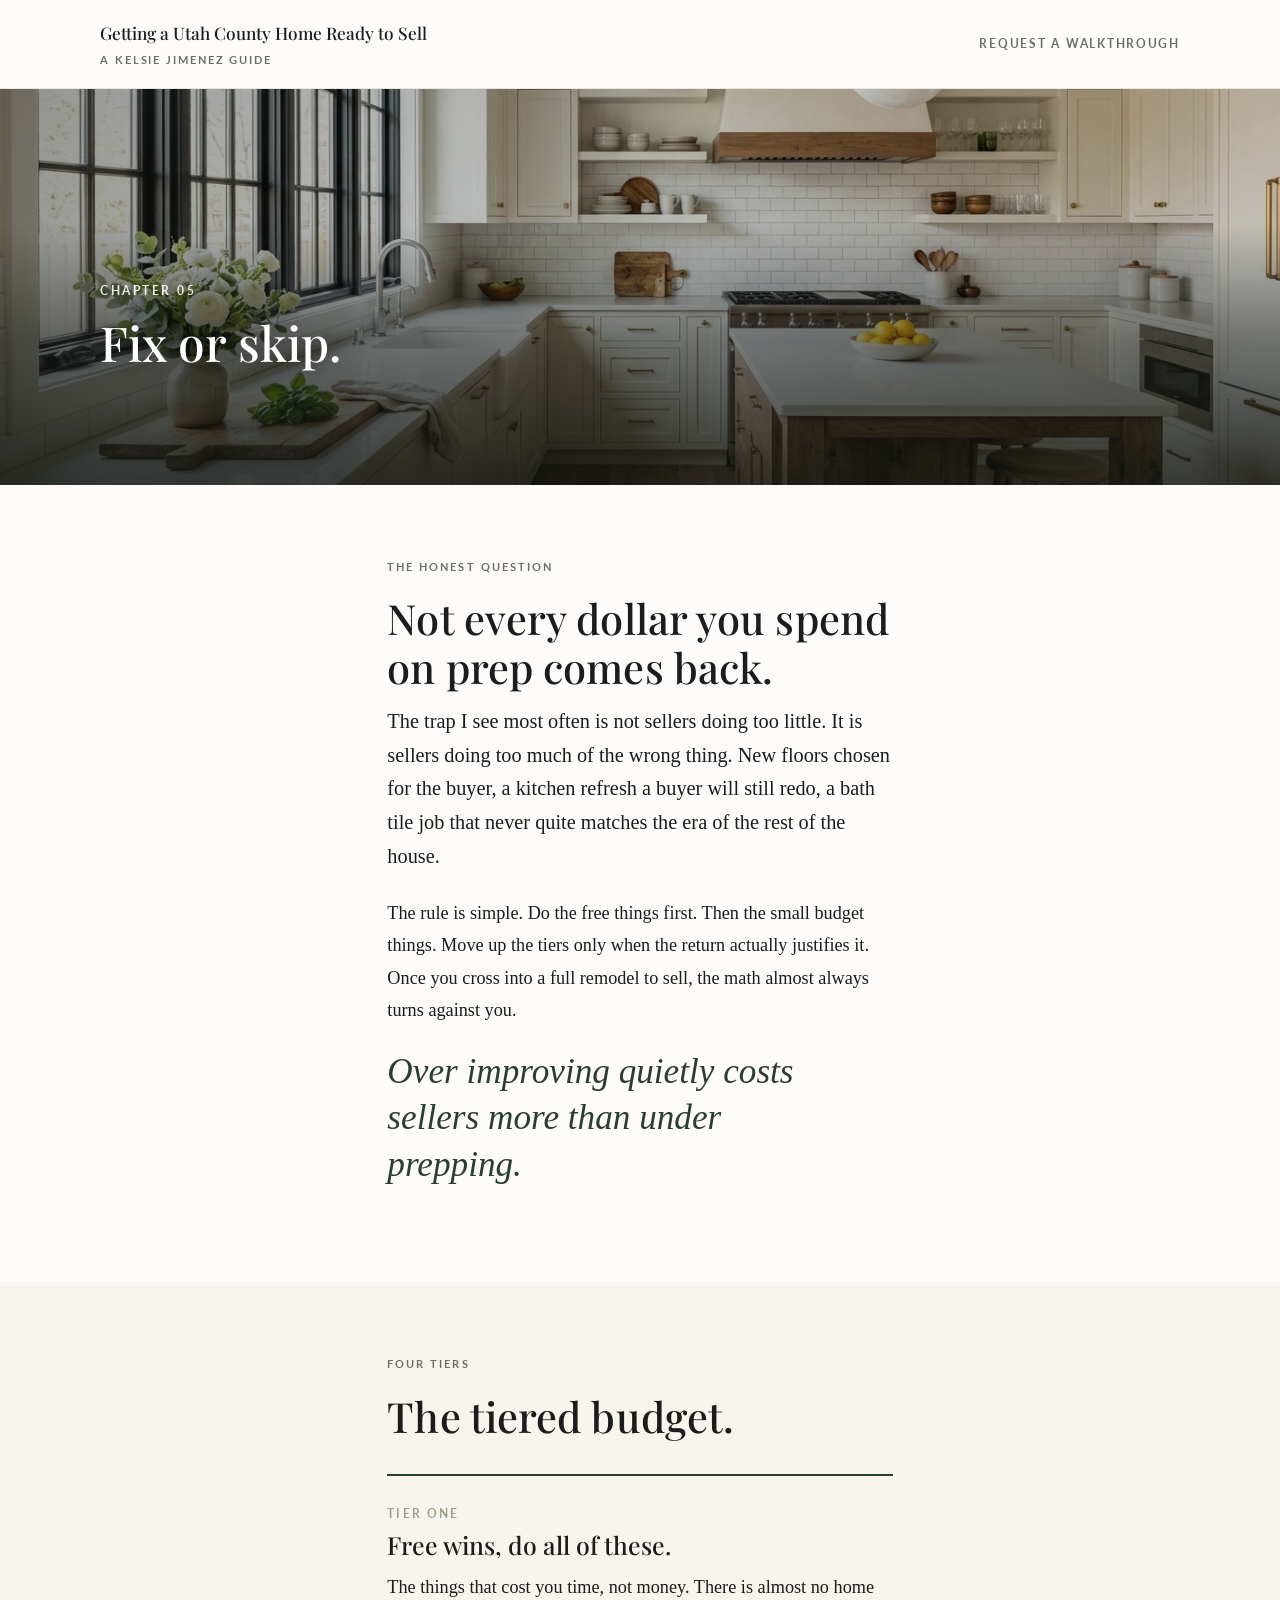
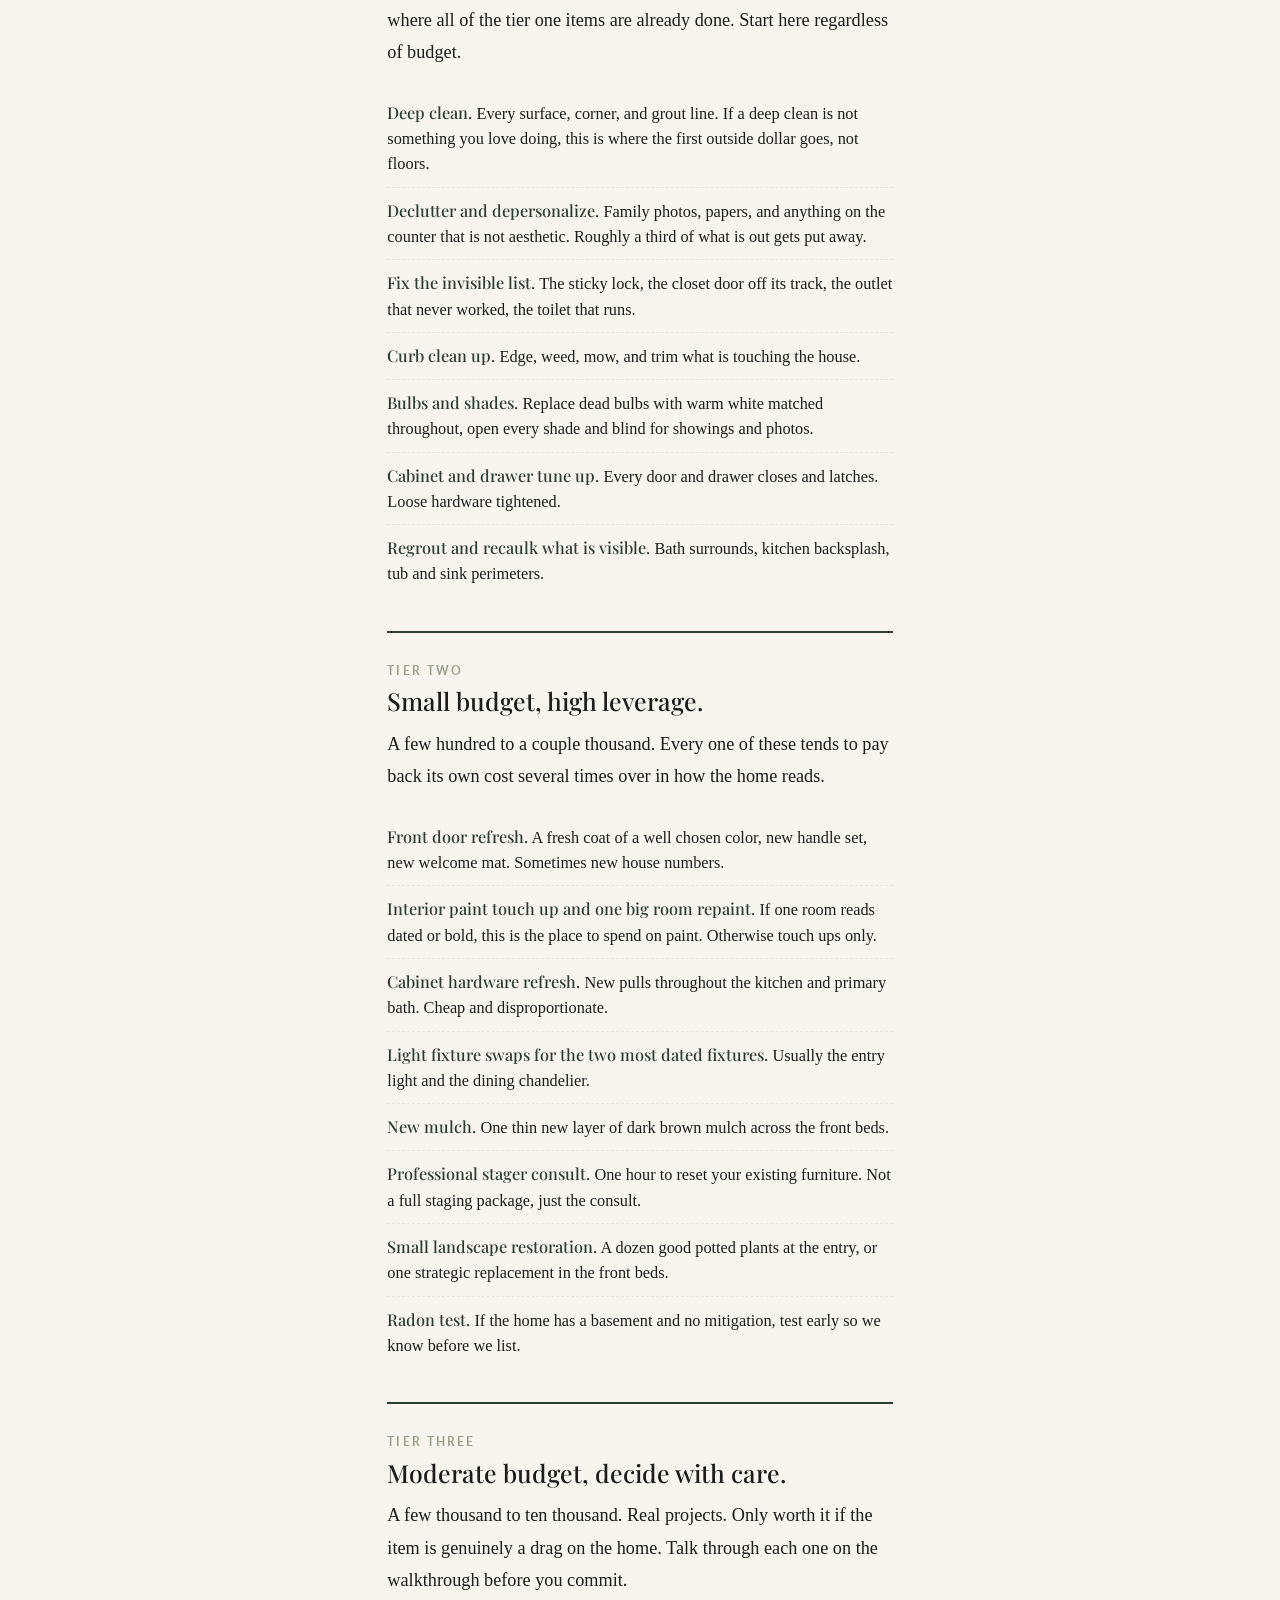
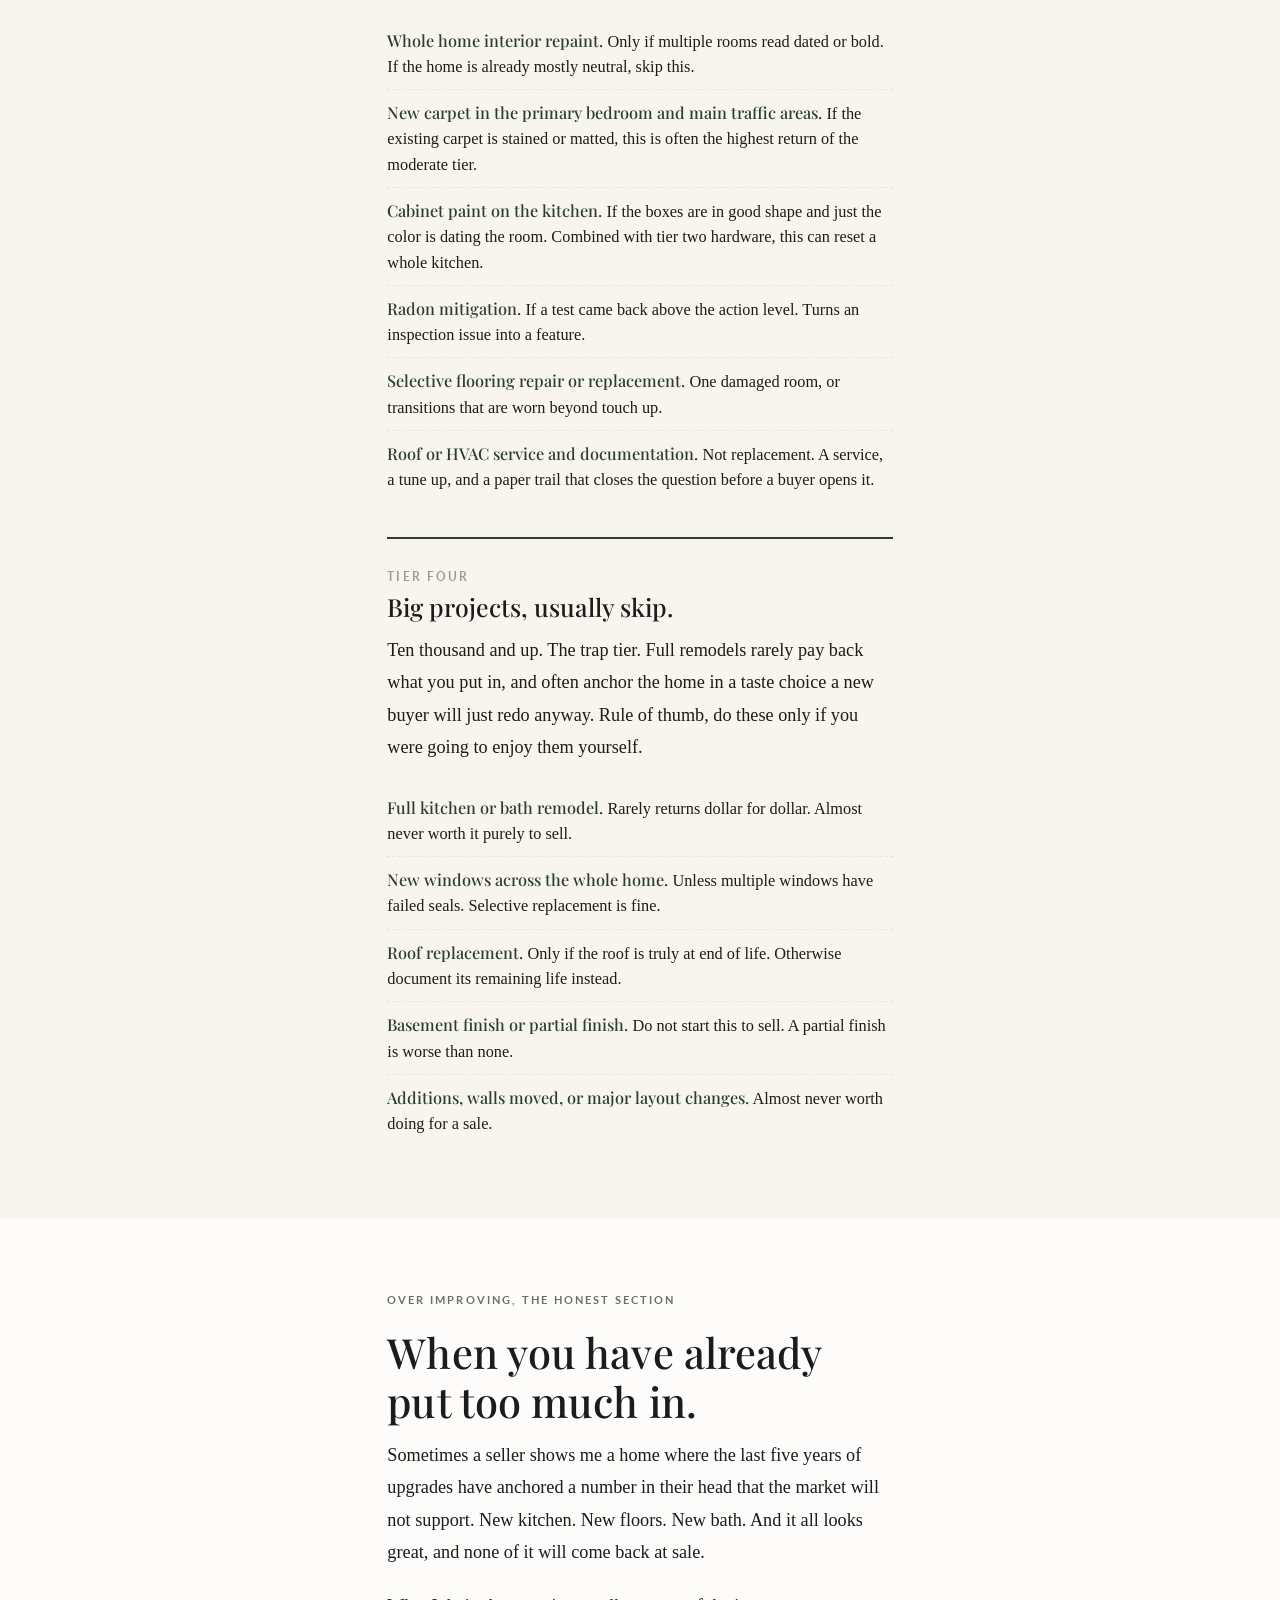
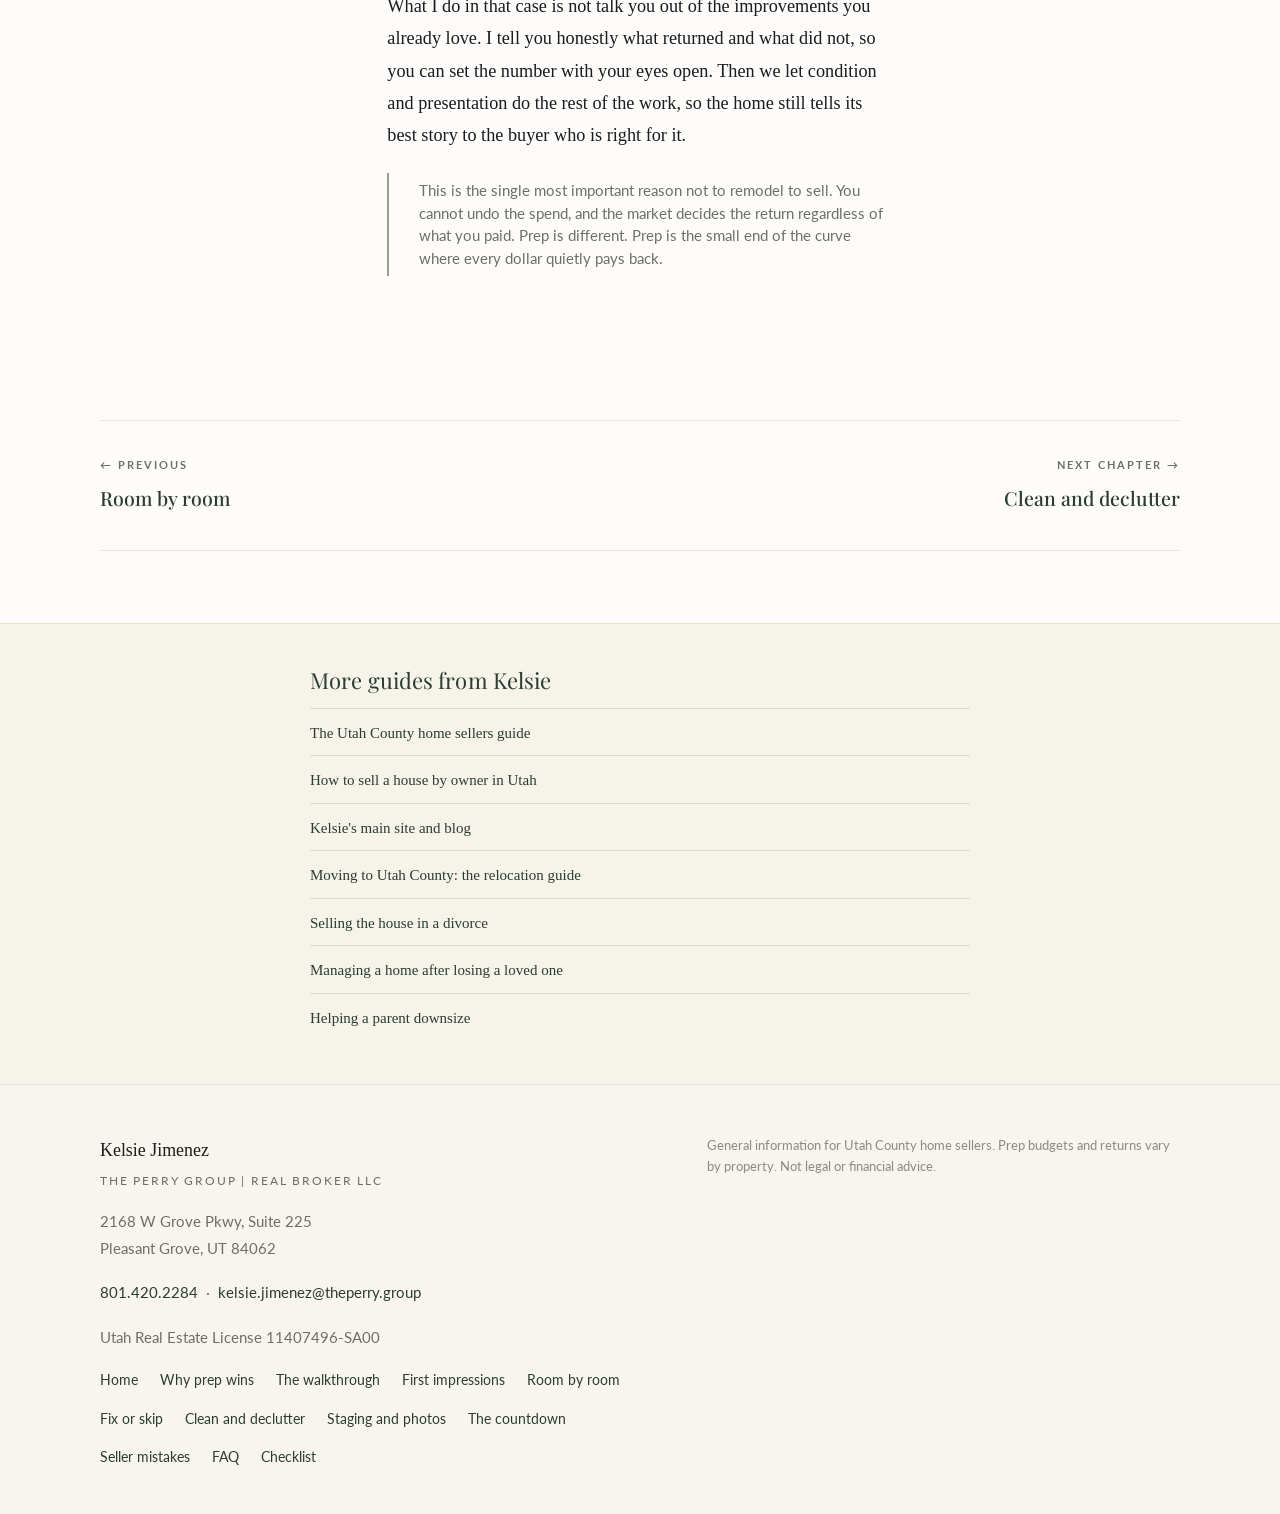
<file: fix-or-skip.html>
<!DOCTYPE html>
<html lang="en">
<head>
<!-- Google tag (gtag.js) -->
<script async src="https://www.googletagmanager.com/gtag/js?id=G-YQR8LKWMLH"></script>
<script>
  window.dataLayer = window.dataLayer || [];
  function gtag(){dataLayer.push(arguments);}
  gtag('js', new Date());
  gtag('config', 'G-YQR8LKWMLH');
</script>
<script id="kj-lead-events">
document.addEventListener('click',function(e){var a=e.target.closest&&e.target.closest('a[href^="sms:"],a[href^="tel:"]');if(a&&window.gtag){gtag('event',a.getAttribute('href').indexOf('sms:')===0?'text_me_click':'call_click',{link_url:a.getAttribute('href'),page_title:document.title,transport_type:'beacon'});}},true);
document.addEventListener('submit',function(e){if(window.gtag){gtag('event','generate_lead',{form_id:(e.target&&e.target.id)||'',page_title:document.title,transport_type:'beacon'});}},true);
</script>

<meta charset="UTF-8" />
<meta name="viewport" content="width=device-width, initial-scale=1.0" />
<title>Fix or Skip, Budget Triage | Listing Prep Guide</title>
<meta name="description" content="Four honest tiers of prep spending for Utah County sellers. What reliably pays back, what rarely does, and the over improving trap that costs money." />
<link rel="canonical" href="https://listingprep.kelsiejimenez.com/fix-or-skip.html" />
<meta property="og:type" content="article" />
<meta property="og:title" content="Fix or Skip, Budget Triage" />
<meta property="og:description" content="Four honest tiers of prep spending, what pays back, and the over improving trap." />
<meta property="og:url" content="https://listingprep.kelsiejimenez.com/fix-or-skip.html" />
<meta property="og:image" content="https://listingprep.kelsiejimenez.com/hero.jpg" />
<meta name="twitter:card" content="summary_large_image" />
<meta name="twitter:title" content="Fix or Skip, Budget Triage" />
<meta name="twitter:description" content="Four honest tiers of prep spending, what pays back, what does not." />
<meta name="twitter:image" content="https://listingprep.kelsiejimenez.com/hero.jpg" />
<script type="application/ld+json">{"@context":"https://schema.org","@type":"Article","headline":"Fix or Skip, Budget Triage","description":"Four honest tiers of prep spending, what pays back and what does not.","url":"https://listingprep.kelsiejimenez.com/fix-or-skip.html","author":{"@type":"Person","name":"Kelsie Jimenez"},"publisher":{"@type":"RealEstateAgent","name":"Kelsie Jimenez","logo":{"@type":"ImageObject","url":"https://kelsiejimenez.com/wp-content/uploads/2026/06/headshot.jpg"}},"mainEntityOfPage":"https://listingprep.kelsiejimenez.com/fix-or-skip.html"}</script>
<link rel="preconnect" href="https://fonts.googleapis.com" />
<link rel="preconnect" href="https://fonts.gstatic.com" crossorigin />
<link href="https://fonts.googleapis.com/css2?family=Lato:wght@400;700&family=Playfair+Display:wght@400;500;600&display=swap" rel="stylesheet" />
<style>
:root{--bg:#FDFCFA;--bg-warm:#F8F5EE;--sand:#F2E8D5;--ink:#1C1C1C;--ink-soft:#6E6E68;--forest:#2B3D30;--forest-2:#344A39;--bar:#1b2620;--sage:#99A189;--line:#E8E6DF;--cream:#F2E8D5;--display:"Playfair Display",Georgia,serif;--body:"Times New Roman",Times,serif;--util:"Lato",system-ui,sans-serif;--maxw:1140px;--readw:62ch;}
*{box-sizing:border-box;}html{scroll-behavior:smooth;}@media (prefers-reduced-motion:reduce){html{scroll-behavior:auto;}}
body{margin:0;background:var(--bg);color:var(--ink);font-family:var(--body);font-size:1.14rem;line-height:1.78;-webkit-font-smoothing:antialiased;text-rendering:optimizeLegibility;}
.wrap{max-width:var(--maxw);margin:0 auto;padding:0 30px;}.read{max-width:var(--readw);}
h1,h2,h3{font-family:var(--display);font-weight:500;line-height:1.16;margin:0;}
p{margin:0 0 1.15em;}a{color:var(--forest);text-underline-offset:3px;}
.label{font-family:var(--util);text-transform:uppercase;letter-spacing:.18em;font-size:.7rem;font-weight:700;color:var(--ink-soft);margin:0 0 18px;display:block;}
section{padding:72px 0;}.band-warm{background:var(--bg-warm);}
h2{font-size:clamp(1.9rem,3.4vw,2.6rem);margin-bottom:14px;letter-spacing:.1px;}
.lede{font-size:1.27rem;line-height:1.66;color:var(--ink);}
.topbar{border-bottom:1px solid var(--line);background:var(--bg);position:sticky;top:0;z-index:20;}
.topbar .wrap{display:flex;align-items:center;justify-content:space-between;padding-top:18px;padding-bottom:18px;}
.topbar .brand{font-family:var(--display);font-size:1.08rem;font-weight:500;color:var(--ink);text-decoration:none;}
.topbar .brand-sub{display:block;font-family:var(--util);font-size:.66rem;letter-spacing:.18em;text-transform:uppercase;color:var(--ink-soft);margin-top:2px;font-weight:700;}
.topbar .top-cta{font-family:var(--util);font-size:.78rem;letter-spacing:.14em;text-transform:uppercase;font-weight:700;color:var(--ink-soft);text-decoration:none;}
.topbar .top-cta:hover,.topbar .top-cta:focus{color:var(--forest);}
.hero-slim{position:relative;min-height:44vh;display:flex;flex-direction:column;justify-content:flex-end;overflow:hidden;background:var(--forest-2);}
.hero-slim .hero-img{position:absolute;inset:0;width:100%;height:100%;object-fit:cover;object-position:center;display:block;}
.hero-slim .hero-scrim{position:absolute;inset:0;background:linear-gradient(180deg,rgba(18,22,18,.18) 0%,rgba(18,22,18,.16) 34%,rgba(18,22,18,.55) 64%,rgba(18,22,18,.8) 100%),linear-gradient(100deg,rgba(18,22,18,.34) 0%,rgba(18,22,18,0) 55%);}
.hero-slim .hero-inner{position:relative;z-index:2;padding:60px 30px 44px;max-width:var(--maxw);margin:0 auto;color:#fff;width:100%;}
.hero-slim .hero-eyebrow{font-family:var(--util);font-size:11.5px;letter-spacing:.22em;text-transform:uppercase;opacity:.9;font-weight:700;margin-bottom:14px;display:block;color:#fff;}
.hero-slim .hero-title{font-family:var(--display);font-weight:500;font-size:clamp(1.9rem,4.4vw,3rem);line-height:1.1;margin:0;color:#fff;text-shadow:0 2px 24px rgba(0,0,0,.5);max-width:22ch;}
.pull{font-family:'Times New Roman',Georgia,serif;font-style:italic;font-weight:400;font-size:clamp(1.55rem,3vw,2.2rem);line-height:1.32;color:var(--forest);max-width:26ch;margin:22px 0;}
.panel{border-left:2px solid var(--sage);padding:6px 0 6px 30px;margin-top:16px;}
.panel .fine{font-family:var(--util);font-size:.92rem;line-height:1.55;color:var(--ink-soft);margin:0;}
.tier{padding-top:28px;margin-top:34px;border-top:2px solid var(--forest);}
.tier-eyebrow{font-family:var(--util);font-size:.72rem;letter-spacing:.18em;text-transform:uppercase;color:var(--sage);font-weight:700;margin-bottom:6px;}
.tier h3{font-size:1.55rem;margin-bottom:12px;}
.tier .list{list-style:none;padding:0;margin:16px 0 0;}
.tier .list li{padding:10px 0;border-bottom:1px dashed var(--line);font-size:1.02rem;line-height:1.55;}
.tier .list li:last-child{border-bottom:none;}
.tier .list li b{font-family:var(--display);font-weight:500;color:var(--forest);}
.pn{display:grid;grid-template-columns:1fr 1fr;gap:40px;border-top:1px solid var(--line);border-bottom:1px solid var(--line);padding:34px 0;}
@media (max-width:720px){.pn{grid-template-columns:1fr;gap:22px;}}
.pn a{color:var(--ink);text-decoration:none;display:block;}
.pn .plabel{font-family:var(--util);font-size:.7rem;letter-spacing:.18em;text-transform:uppercase;color:var(--ink-soft);font-weight:700;margin-bottom:6px;display:block;}
.pn .ptitle{font-family:var(--display);font-weight:500;font-size:1.22rem;color:var(--forest);}
.pn .right{text-align:right;}@media (max-width:720px){.pn .right{text-align:left;}}
footer{background:var(--bg-warm);border-top:1px solid var(--line);padding:50px 0 44px;font-family:var(--util);font-size:.95rem;color:var(--ink-soft);}
footer .wrap{display:grid;grid-template-columns:1.2fr 1fr;gap:40px;}
@media (max-width:720px){footer .wrap{grid-template-columns:1fr;gap:26px;}}
footer .fname{font-family:var(--body);color:var(--ink);font-size:1.12rem;}
footer .fname span{font-family:var(--util);display:block;font-size:.72rem;letter-spacing:.16em;text-transform:uppercase;color:var(--ink-soft);margin-top:4px;}
footer a{color:var(--forest);text-decoration:none;}footer a:hover{text-decoration:underline;}
.footer-nav{display:flex;flex-wrap:wrap;gap:14px 22px;margin-top:14px;}
.footer-nav a{font-family:var(--util);font-size:.86rem;}
.disclaimer{font-size:.8rem;line-height:1.62;color:#8B8B84;}
.reveal{opacity:0;transform:translateY(12px);transition:opacity .6s ease,transform .6s ease;}
.reveal.in{opacity:1;transform:none;}
@media (prefers-reduced-motion:reduce){.reveal{opacity:1;transform:none;transition:none;}}
a.skip{position:absolute;left:-9999px;}a.skip:focus{left:16px;top:16px;position:fixed;background:var(--bg);color:var(--forest);padding:10px 16px;border-radius:4px;z-index:50;border:1px solid var(--line);}
h1 em,h2 em,h3 em,h4 em,h5 em,h6 em,.pull{font-family:'Times New Roman',Georgia,serif;font-style:italic;}
</style>
</head>
<body>
<a class="skip" href="#main">Skip to article</a>
<header class="topbar"><div class="wrap"><a class="brand" href="/">Getting a Utah County Home Ready to Sell<span class="brand-sub">A Kelsie Jimenez Guide</span></a><a class="top-cta" href="/#walkthrough-form">Request a walkthrough</a></div></header>

<section class="hero-slim">
  <img class="hero-img" src="hero.jpg" alt="Hands sorting through prep decisions at a kitchen table" />
  <div class="hero-scrim"></div>
  <div class="hero-inner">
    <span class="hero-eyebrow">Chapter 05</span>
    <h1 class="hero-title">Fix or skip.</h1>
  </div>
</section>

<main id="main">

<section>
  <div class="wrap read reveal">
    <span class="label">The honest question</span>
    <h2>Not every dollar you spend on prep comes back.</h2>
    <p class="lede">The trap I see most often is not sellers doing too little. It is sellers doing too much of the wrong thing. New floors chosen for the buyer, a kitchen refresh a buyer will still redo, a bath tile job that never quite matches the era of the rest of the house.</p>
    <p>The rule is simple. Do the free things first. Then the small budget things. Move up the tiers only when the return actually justifies it. Once you cross into a full remodel to sell, the math almost always turns against you.</p>
    <p class="pull">Over improving quietly costs sellers more than under prepping.</p>
  </div>
</section>

<section class="band-warm">
  <div class="wrap read reveal">
    <span class="label">Four tiers</span>
    <h2>The tiered budget.</h2>

    <div class="tier">
      <div class="tier-eyebrow">Tier one</div>
      <h3>Free wins, do all of these.</h3>
      <p>The things that cost you time, not money. There is almost no home where all of the tier one items are already done. Start here regardless of budget.</p>
      <ul class="list">
        <li><b>Deep clean.</b> Every surface, corner, and grout line. If a deep clean is not something you love doing, this is where the first outside dollar goes, not floors.</li>
        <li><b>Declutter and depersonalize.</b> Family photos, papers, and anything on the counter that is not aesthetic. Roughly a third of what is out gets put away.</li>
        <li><b>Fix the invisible list.</b> The sticky lock, the closet door off its track, the outlet that never worked, the toilet that runs.</li>
        <li><b>Curb clean up.</b> Edge, weed, mow, and trim what is touching the house.</li>
        <li><b>Bulbs and shades.</b> Replace dead bulbs with warm white matched throughout, open every shade and blind for showings and photos.</li>
        <li><b>Cabinet and drawer tune up.</b> Every door and drawer closes and latches. Loose hardware tightened.</li>
        <li><b>Regrout and recaulk what is visible.</b> Bath surrounds, kitchen backsplash, tub and sink perimeters.</li>
      </ul>
    </div>

    <div class="tier">
      <div class="tier-eyebrow">Tier two</div>
      <h3>Small budget, high leverage.</h3>
      <p>A few hundred to a couple thousand. Every one of these tends to pay back its own cost several times over in how the home reads.</p>
      <ul class="list">
        <li><b>Front door refresh.</b> A fresh coat of a well chosen color, new handle set, new welcome mat. Sometimes new house numbers.</li>
        <li><b>Interior paint touch up and one big room repaint.</b> If one room reads dated or bold, this is the place to spend on paint. Otherwise touch ups only.</li>
        <li><b>Cabinet hardware refresh.</b> New pulls throughout the kitchen and primary bath. Cheap and disproportionate.</li>
        <li><b>Light fixture swaps for the two most dated fixtures.</b> Usually the entry light and the dining chandelier.</li>
        <li><b>New mulch.</b> One thin new layer of dark brown mulch across the front beds.</li>
        <li><b>Professional stager consult.</b> One hour to reset your existing furniture. Not a full staging package, just the consult.</li>
        <li><b>Small landscape restoration.</b> A dozen good potted plants at the entry, or one strategic replacement in the front beds.</li>
        <li><b>Radon test.</b> If the home has a basement and no mitigation, test early so we know before we list.</li>
      </ul>
    </div>

    <div class="tier">
      <div class="tier-eyebrow">Tier three</div>
      <h3>Moderate budget, decide with care.</h3>
      <p>A few thousand to ten thousand. Real projects. Only worth it if the item is genuinely a drag on the home. Talk through each one on the walkthrough before you commit.</p>
      <ul class="list">
        <li><b>Whole home interior repaint.</b> Only if multiple rooms read dated or bold. If the home is already mostly neutral, skip this.</li>
        <li><b>New carpet in the primary bedroom and main traffic areas.</b> If the existing carpet is stained or matted, this is often the highest return of the moderate tier.</li>
        <li><b>Cabinet paint on the kitchen.</b> If the boxes are in good shape and just the color is dating the room. Combined with tier two hardware, this can reset a whole kitchen.</li>
        <li><b>Radon mitigation.</b> If a test came back above the action level. Turns an inspection issue into a feature.</li>
        <li><b>Selective flooring repair or replacement.</b> One damaged room, or transitions that are worn beyond touch up.</li>
        <li><b>Roof or HVAC service and documentation.</b> Not replacement. A service, a tune up, and a paper trail that closes the question before a buyer opens it.</li>
      </ul>
    </div>

    <div class="tier">
      <div class="tier-eyebrow">Tier four</div>
      <h3>Big projects, usually skip.</h3>
      <p>Ten thousand and up. The trap tier. Full remodels rarely pay back what you put in, and often anchor the home in a taste choice a new buyer will just redo anyway. Rule of thumb, do these only if you were going to enjoy them yourself.</p>
      <ul class="list">
        <li><b>Full kitchen or bath remodel.</b> Rarely returns dollar for dollar. Almost never worth it purely to sell.</li>
        <li><b>New windows across the whole home.</b> Unless multiple windows have failed seals. Selective replacement is fine.</li>
        <li><b>Roof replacement.</b> Only if the roof is truly at end of life. Otherwise document its remaining life instead.</li>
        <li><b>Basement finish or partial finish.</b> Do not start this to sell. A partial finish is worse than none.</li>
        <li><b>Additions, walls moved, or major layout changes.</b> Almost never worth doing for a sale.</li>
      </ul>
    </div>
  </div>
</section>

<section>
  <div class="wrap read reveal">
    <span class="label">Over improving, the honest section</span>
    <h2>When you have already put too much in.</h2>
    <p>Sometimes a seller shows me a home where the last five years of upgrades have anchored a number in their head that the market will not support. New kitchen. New floors. New bath. And it all looks great, and none of it will come back at sale.</p>
    <p>What I do in that case is not talk you out of the improvements you already love. I tell you honestly what returned and what did not, so you can set the number with your eyes open. Then we let condition and presentation do the rest of the work, so the home still tells its best story to the buyer who is right for it.</p>
    <div class="panel"><p class="fine">This is the single most important reason not to remodel to sell. You cannot undo the spend, and the market decides the return regardless of what you paid. Prep is different. Prep is the small end of the curve where every dollar quietly pays back.</p></div>
  </div>
</section>

<section><div class="wrap"><div class="pn"><a href="room-by-room.html"><span class="plabel">&larr; Previous</span><span class="ptitle">Room by room</span></a><a class="right" href="clean-declutter.html"><span class="plabel">Next chapter &rarr;</span><span class="ptitle">Clean and declutter</span></a></div></div></section>

</main>


<!-- GUIDE NETWORK CROSS-LINKS -->
<nav class="guide-network-nav" aria-label="More guides from Kelsie" style="background:#F6F3EA; border-top:1px solid #E3DCCB; padding:44px 24px;">
  <div style="max-width:660px; margin:0 auto;">
    <h2 style="font-family:'Playfair Display',serif; font-weight:400; font-style:normal; font-size:22px; color:#2B3D30; margin:0 0 14px;">More guides from Kelsie</h2>
    <ul style="list-style:none; margin:0; padding:0;">
      <li style="padding:7px 0; border-top:1px solid #E3DCCB;"><a href="https://sellers.kelsiejimenez.com/" style="color:#2B3D30; text-decoration:none; font-family:'Times New Roman',Times,serif; font-size:15px;">The Utah County home sellers guide</a></li>
      <li style="padding:7px 0; border-top:1px solid #E3DCCB;"><a href="https://forsalebyowner.kelsiejimenez.com/" style="color:#2B3D30; text-decoration:none; font-family:'Times New Roman',Times,serif; font-size:15px;">How to sell a house by owner in Utah</a></li>
      <li style="padding:7px 0; border-top:1px solid #E3DCCB;"><a href="https://kelsiejimenez.com" style="color:#2B3D30; text-decoration:none; font-family:'Times New Roman',Times,serif; font-size:15px;">Kelsie's main site and blog</a></li>
      <li style="padding:7px 0; border-top:1px solid #E3DCCB;"><a href="https://guide.kelsiejimenez.com/" style="color:#2B3D30; text-decoration:none; font-family:'Times New Roman',Times,serif; font-size:15px;">Moving to Utah County: the relocation guide</a></li>
      <li style="padding:7px 0; border-top:1px solid #E3DCCB;"><a href="https://divorce.kelsiejimenez.com/" style="color:#2B3D30; text-decoration:none; font-family:'Times New Roman',Times,serif; font-size:15px;">Selling the house in a divorce</a></li>
      <li style="padding:7px 0; border-top:1px solid #E3DCCB;"><a href="https://probate.kelsiejimenez.com/" style="color:#2B3D30; text-decoration:none; font-family:'Times New Roman',Times,serif; font-size:15px;">Managing a home after losing a loved one</a></li>
      <li style="padding:7px 0; border-top:1px solid #E3DCCB;"><a href="https://downsizing.kelsiejimenez.com/" style="color:#2B3D30; text-decoration:none; font-family:'Times New Roman',Times,serif; font-size:15px;">Helping a parent downsize</a></li>
    </ul>
  </div>
</nav>
<footer>
  <div class="wrap">
    <div>
      <div class="fname">Kelsie Jimenez<span>The Perry Group | Real Broker LLC</span></div>
      <p style="margin-top:16px;">2168 W Grove Pkwy, Suite 225<br/>Pleasant Grove, UT 84062</p>
      <p><a href="tel:+18014202284">801.420.2284</a> &nbsp;&middot;&nbsp; <a href="mailto:kelsie.jimenez@theperry.group">kelsie.jimenez@theperry.group</a></p>
      <p>Utah Real Estate License 11407496-SA00</p>
      <div class="footer-nav"><a href="/">Home</a><a href="why-prep-wins.html">Why prep wins</a><a href="the-walkthrough.html">The walkthrough</a><a href="first-impressions.html">First impressions</a><a href="room-by-room.html">Room by room</a><a href="fix-or-skip.html">Fix or skip</a><a href="clean-declutter.html">Clean and declutter</a><a href="staging-light-photos.html">Staging and photos</a><a href="the-countdown.html">The countdown</a><a href="seller-mistakes.html">Seller mistakes</a><a href="faq.html">FAQ</a><a href="checklist.html">Checklist</a></div>
    </div>
    <div><p class="disclaimer">General information for Utah County home sellers. Prep budgets and returns vary by property. Not legal or financial advice.</p></div>
  </div>
</footer>
<script>(function(){var reduce=window.matchMedia&&window.matchMedia('(prefers-reduced-motion: reduce)').matches;var items=document.querySelectorAll('.reveal');if(reduce||!('IntersectionObserver' in window)){items.forEach(function(el){el.classList.add('in');});return;}var obs=new IntersectionObserver(function(entries){entries.forEach(function(e){if(e.isIntersecting){e.target.classList.add('in');obs.unobserve(e.target);}});},{threshold:0.12});items.forEach(function(el){obs.observe(el);});})();</script>
</body></html>
</file>
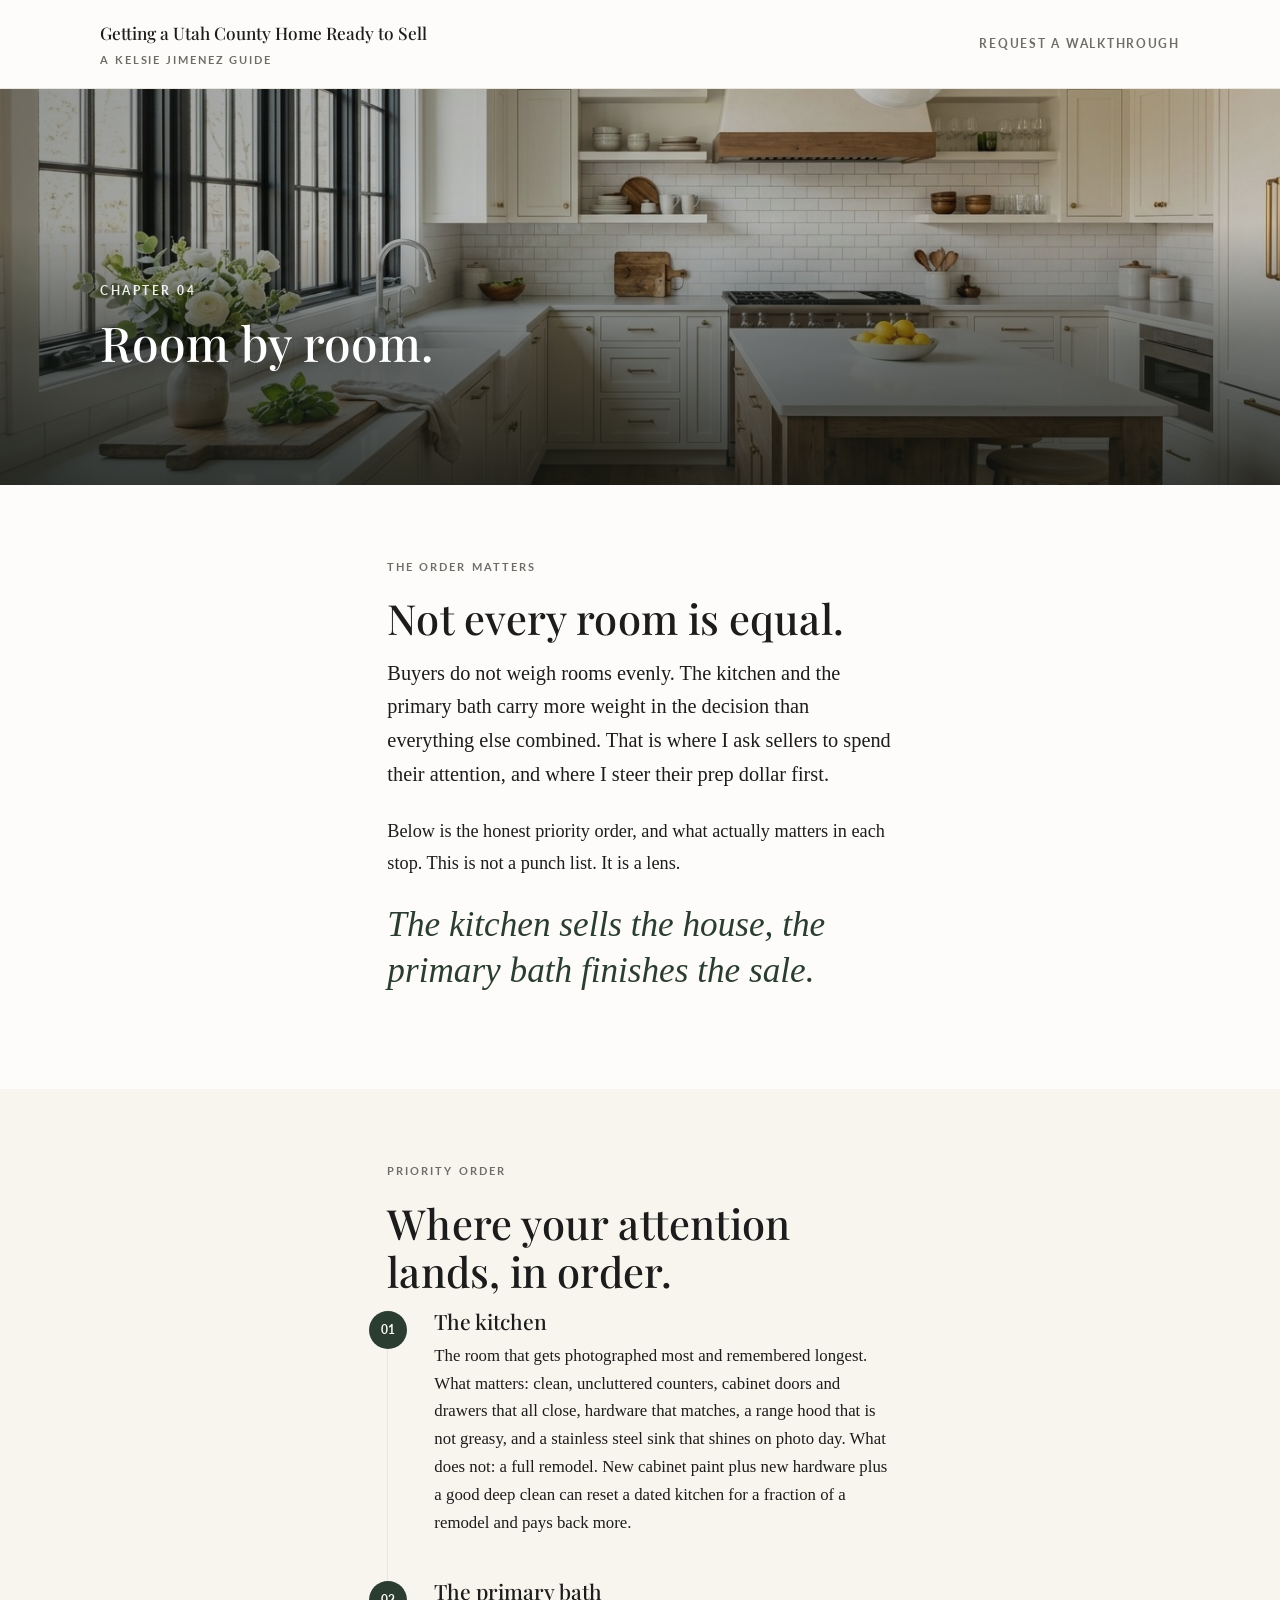
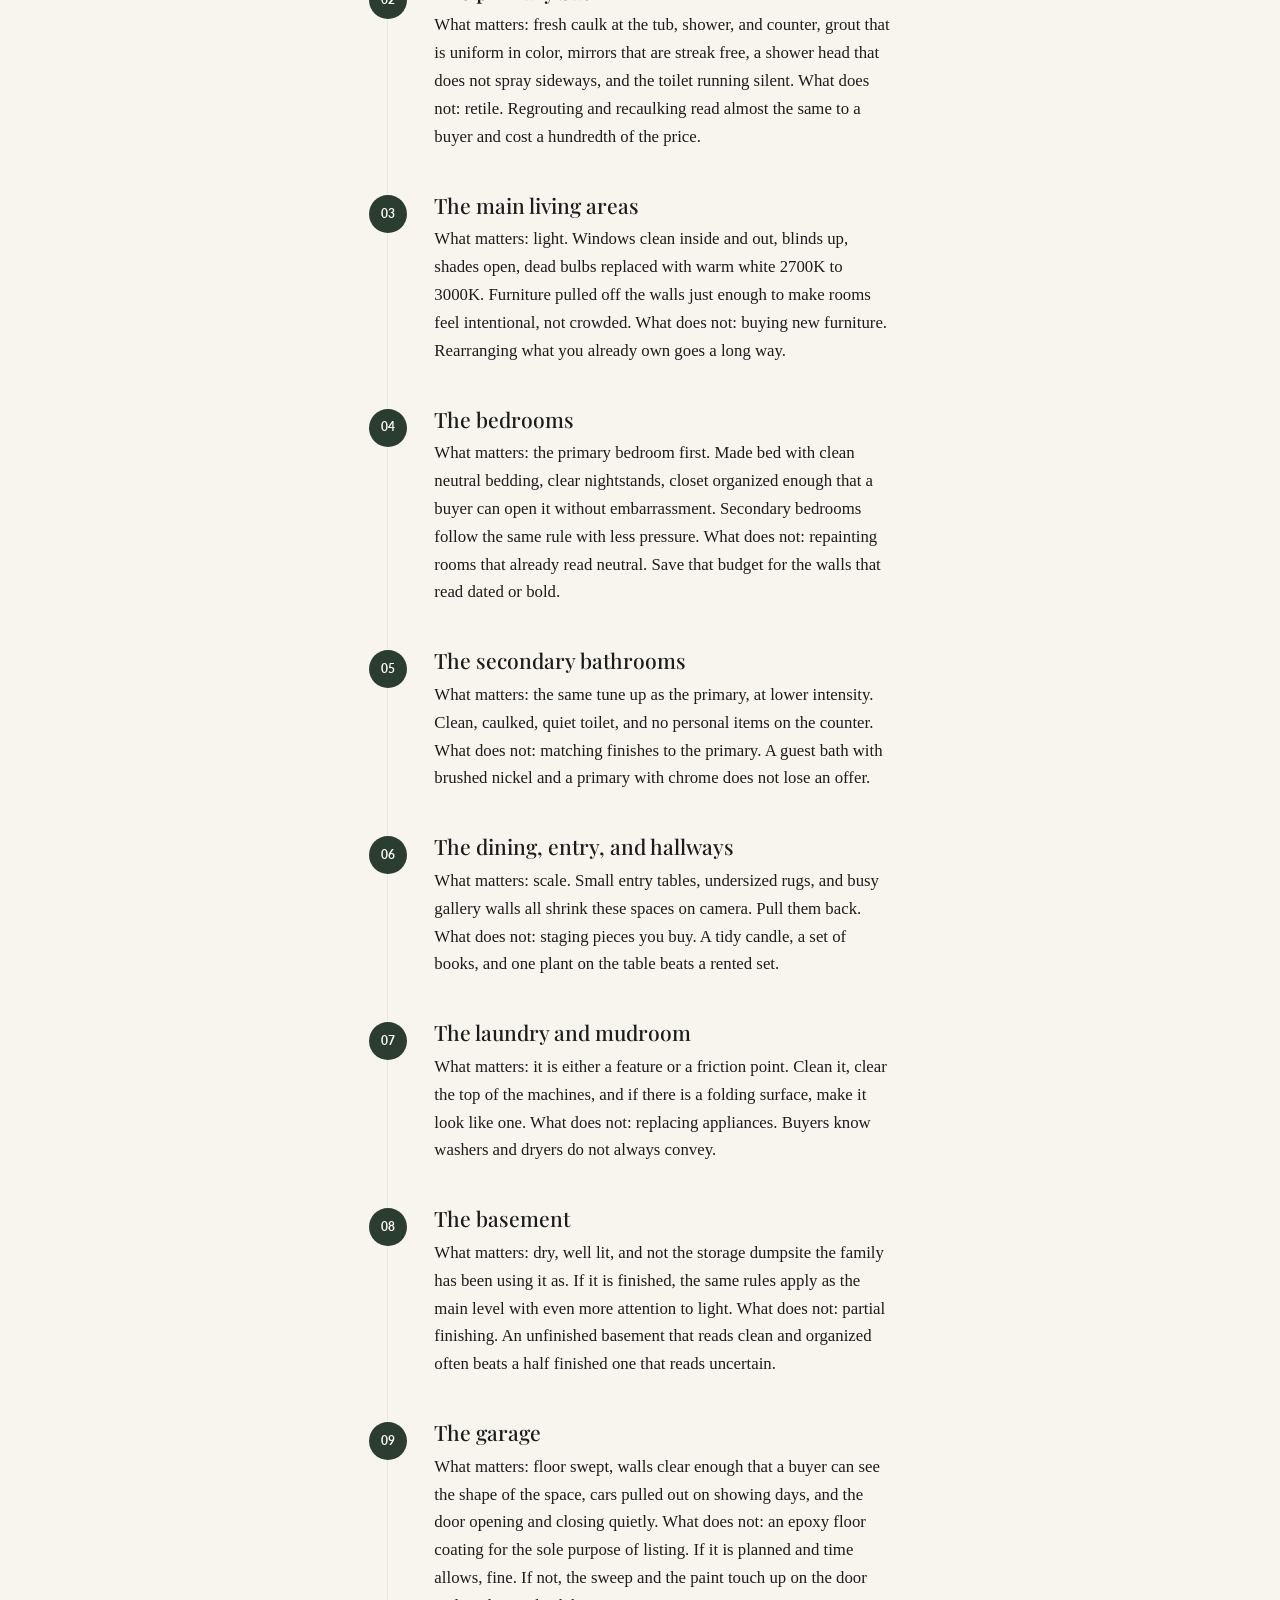
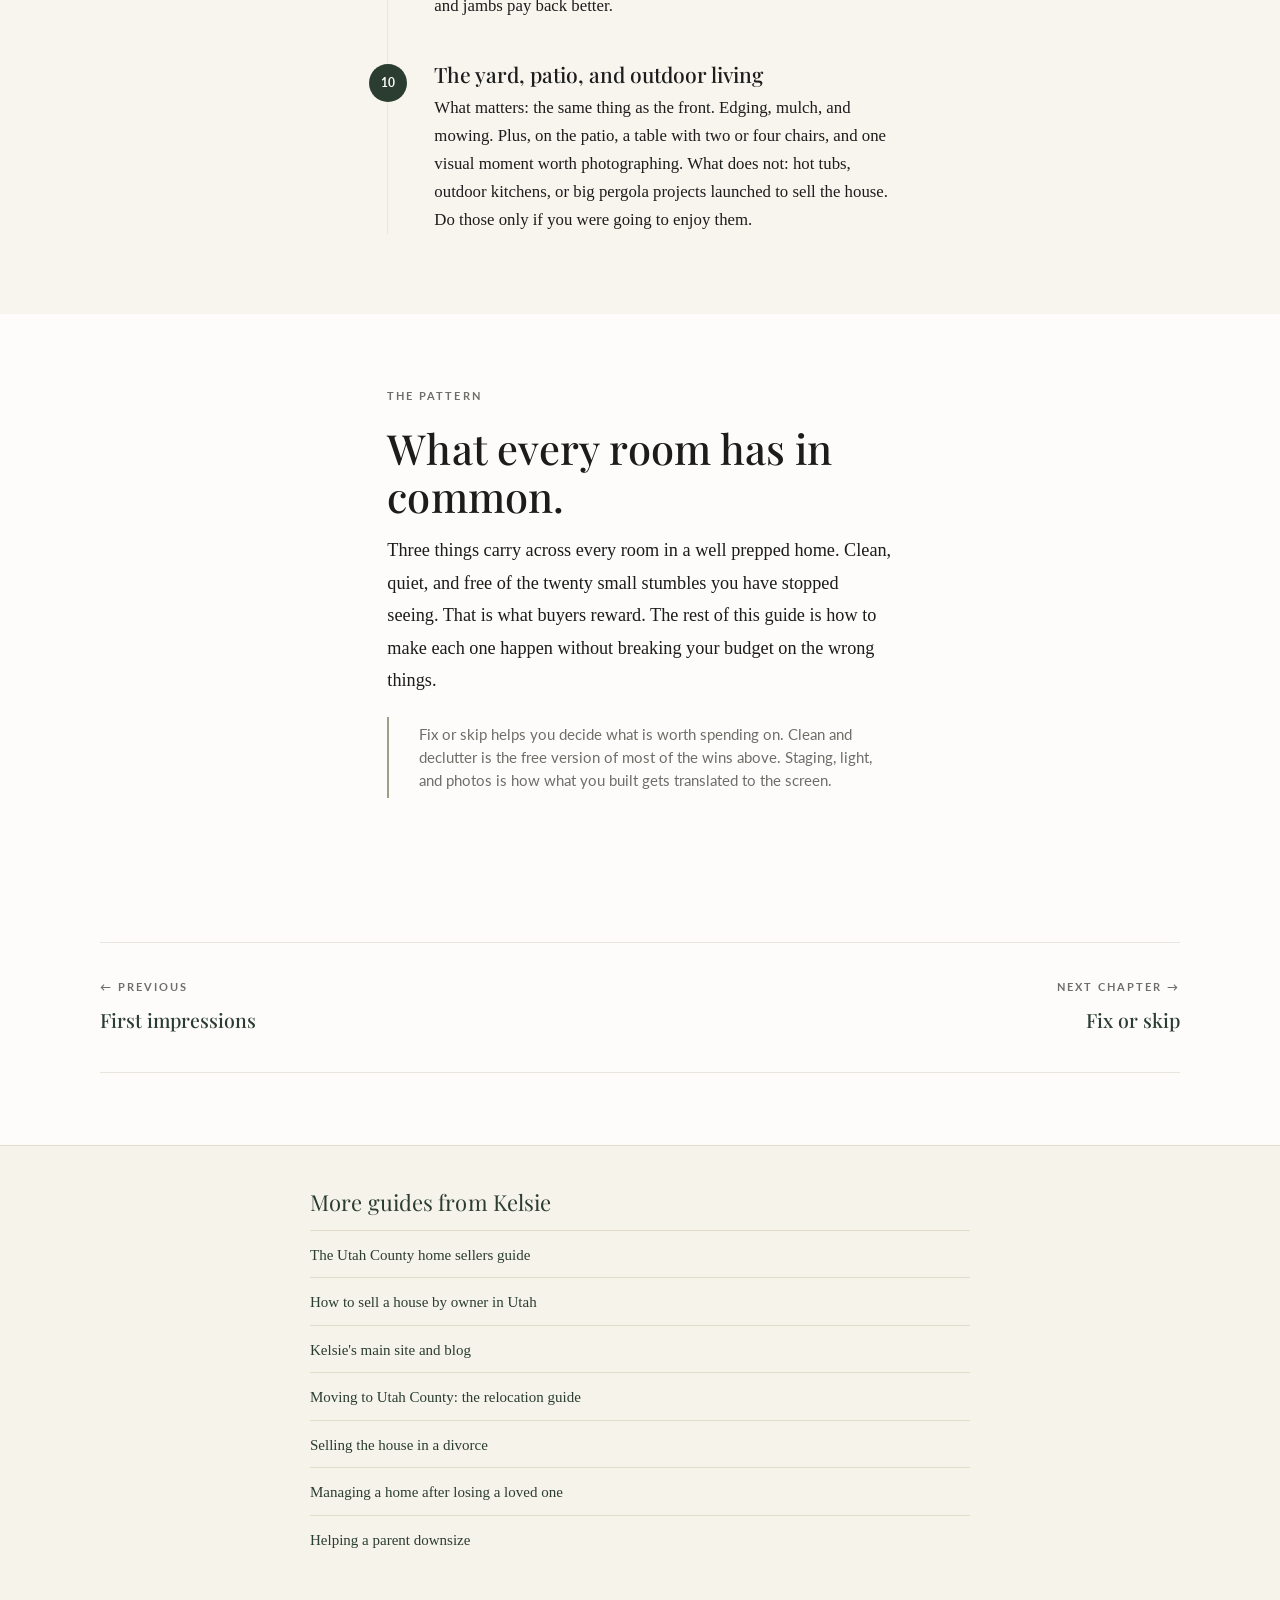
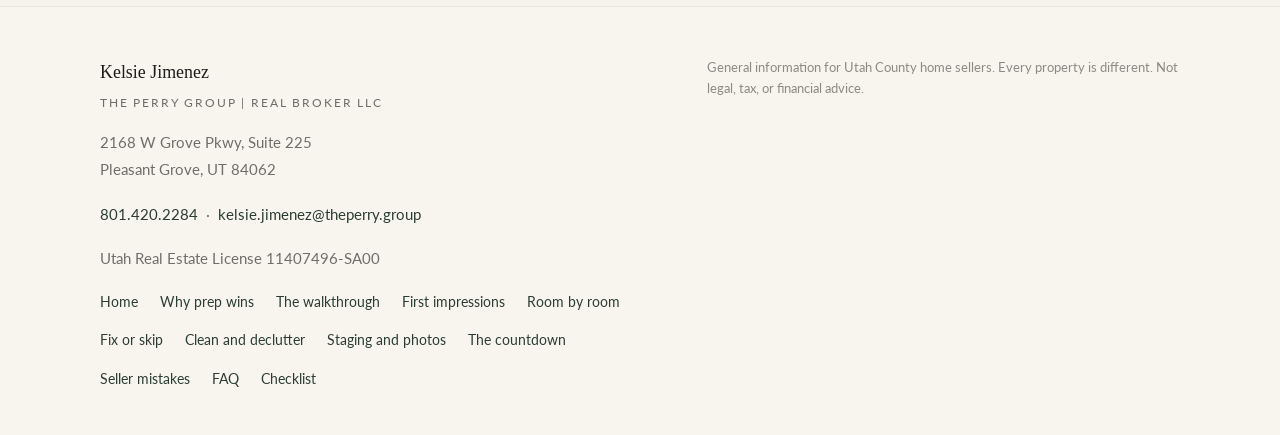
<file: room-by-room.html>
<!DOCTYPE html>
<html lang="en">
<head>
<!-- Google tag (gtag.js) -->
<script async src="https://www.googletagmanager.com/gtag/js?id=G-YQR8LKWMLH"></script>
<script>
  window.dataLayer = window.dataLayer || [];
  function gtag(){dataLayer.push(arguments);}
  gtag('js', new Date());
  gtag('config', 'G-YQR8LKWMLH');
</script>
<script id="kj-lead-events">
document.addEventListener('click',function(e){var a=e.target.closest&&e.target.closest('a[href^="sms:"],a[href^="tel:"]');if(a&&window.gtag){gtag('event',a.getAttribute('href').indexOf('sms:')===0?'text_me_click':'call_click',{link_url:a.getAttribute('href'),page_title:document.title,transport_type:'beacon'});}},true);
document.addEventListener('submit',function(e){if(window.gtag){gtag('event','generate_lead',{form_id:(e.target&&e.target.id)||'',page_title:document.title,transport_type:'beacon'});}},true);
</script>

<meta charset="UTF-8" />
<meta name="viewport" content="width=device-width, initial-scale=1.0" />
<title>Room by Room, Priority Order | Listing Prep Guide</title>
<meta name="description" content="What matters in each room when prepping a Utah County home to sell. Kitchen and primary bath first, then living areas, bedrooms, and garage." />
<link rel="canonical" href="https://listingprep.kelsiejimenez.com/room-by-room.html" />
<meta property="og:type" content="article" />
<meta property="og:title" content="Room by Room, Priority Order" />
<meta property="og:description" content="Where the prep dollar actually goes, room by room." />
<meta property="og:url" content="https://listingprep.kelsiejimenez.com/room-by-room.html" />
<meta property="og:image" content="https://listingprep.kelsiejimenez.com/hero.jpg" />
<meta name="twitter:card" content="summary_large_image" />
<meta name="twitter:title" content="Room by Room, Priority Order" />
<meta name="twitter:description" content="Where the prep dollar actually goes, room by room." />
<meta name="twitter:image" content="https://listingprep.kelsiejimenez.com/hero.jpg" />
<script type="application/ld+json">{"@context":"https://schema.org","@type":"Article","headline":"Room by Room, Priority Order","description":"Where the prep dollar actually goes, room by room.","url":"https://listingprep.kelsiejimenez.com/room-by-room.html","author":{"@type":"Person","name":"Kelsie Jimenez"},"publisher":{"@type":"RealEstateAgent","name":"Kelsie Jimenez","logo":{"@type":"ImageObject","url":"https://kelsiejimenez.com/wp-content/uploads/2026/06/headshot.jpg"}},"mainEntityOfPage":"https://listingprep.kelsiejimenez.com/room-by-room.html"}</script>
<link rel="preconnect" href="https://fonts.googleapis.com" />
<link rel="preconnect" href="https://fonts.gstatic.com" crossorigin />
<link href="https://fonts.googleapis.com/css2?family=Lato:wght@400;700&family=Playfair+Display:wght@400;500;600&display=swap" rel="stylesheet" />
<style>
:root{--bg:#FDFCFA;--bg-warm:#F8F5EE;--sand:#F2E8D5;--ink:#1C1C1C;--ink-soft:#6E6E68;--forest:#2B3D30;--forest-2:#344A39;--bar:#1b2620;--sage:#99A189;--line:#E8E6DF;--cream:#F2E8D5;--display:"Playfair Display",Georgia,serif;--body:"Times New Roman",Times,serif;--util:"Lato",system-ui,sans-serif;--maxw:1140px;--readw:62ch;}
*{box-sizing:border-box;}html{scroll-behavior:smooth;}@media (prefers-reduced-motion:reduce){html{scroll-behavior:auto;}}
body{margin:0;background:var(--bg);color:var(--ink);font-family:var(--body);font-size:1.14rem;line-height:1.78;-webkit-font-smoothing:antialiased;text-rendering:optimizeLegibility;}
.wrap{max-width:var(--maxw);margin:0 auto;padding:0 30px;}.read{max-width:var(--readw);}
h1,h2,h3{font-family:var(--display);font-weight:500;line-height:1.16;margin:0;}
p{margin:0 0 1.15em;}a{color:var(--forest);text-underline-offset:3px;}
.label{font-family:var(--util);text-transform:uppercase;letter-spacing:.18em;font-size:.7rem;font-weight:700;color:var(--ink-soft);margin:0 0 18px;display:block;}
section{padding:72px 0;}.band-warm{background:var(--bg-warm);}
h2{font-size:clamp(1.9rem,3.4vw,2.6rem);margin-bottom:14px;letter-spacing:.1px;}
.lede{font-size:1.27rem;line-height:1.66;color:var(--ink);}
.topbar{border-bottom:1px solid var(--line);background:var(--bg);position:sticky;top:0;z-index:20;}
.topbar .wrap{display:flex;align-items:center;justify-content:space-between;padding-top:18px;padding-bottom:18px;}
.topbar .brand{font-family:var(--display);font-size:1.08rem;font-weight:500;color:var(--ink);text-decoration:none;}
.topbar .brand-sub{display:block;font-family:var(--util);font-size:.66rem;letter-spacing:.18em;text-transform:uppercase;color:var(--ink-soft);margin-top:2px;font-weight:700;}
.topbar .top-cta{font-family:var(--util);font-size:.78rem;letter-spacing:.14em;text-transform:uppercase;font-weight:700;color:var(--ink-soft);text-decoration:none;}
.topbar .top-cta:hover,.topbar .top-cta:focus{color:var(--forest);}
.hero-slim{position:relative;min-height:44vh;display:flex;flex-direction:column;justify-content:flex-end;overflow:hidden;background:var(--forest-2);}
.hero-slim .hero-img{position:absolute;inset:0;width:100%;height:100%;object-fit:cover;object-position:center;display:block;}
.hero-slim .hero-scrim{position:absolute;inset:0;background:linear-gradient(180deg,rgba(18,22,18,.18) 0%,rgba(18,22,18,.16) 34%,rgba(18,22,18,.55) 64%,rgba(18,22,18,.8) 100%),linear-gradient(100deg,rgba(18,22,18,.34) 0%,rgba(18,22,18,0) 55%);}
.hero-slim .hero-inner{position:relative;z-index:2;padding:60px 30px 44px;max-width:var(--maxw);margin:0 auto;color:#fff;width:100%;}
.hero-slim .hero-eyebrow{font-family:var(--util);font-size:11.5px;letter-spacing:.22em;text-transform:uppercase;opacity:.9;font-weight:700;margin-bottom:14px;display:block;color:#fff;}
.hero-slim .hero-title{font-family:var(--display);font-weight:500;font-size:clamp(1.9rem,4.4vw,3rem);line-height:1.1;margin:0;color:#fff;text-shadow:0 2px 24px rgba(0,0,0,.5);max-width:22ch;}
.pull{font-family:'Times New Roman',Georgia,serif;font-style:italic;font-weight:400;font-size:clamp(1.55rem,3vw,2.2rem);line-height:1.32;color:var(--forest);max-width:26ch;margin:22px 0;}
.panel{border-left:2px solid var(--sage);padding:6px 0 6px 30px;margin-top:16px;}
.panel .fine{font-family:var(--util);font-size:.92rem;line-height:1.55;color:var(--ink-soft);margin:0;}
.steplist{list-style:none;margin:14px 0 0;padding:0;border-left:1px solid var(--line);counter-reset:step;}
.steplist li{position:relative;padding:0 0 34px 46px;counter-increment:step;list-style:none;}
.steplist li:last-child{padding-bottom:0;}
.steplist li::before{content:counter(step,decimal-leading-zero);position:absolute;left:-19px;top:2px;width:38px;height:38px;border-radius:50%;background:var(--forest);color:var(--bg);font-family:var(--util);font-size:.78rem;font-weight:700;display:flex;align-items:center;justify-content:center;}
.steplist h3{font-size:1.32rem;margin-bottom:8px;}
.steplist p{font-size:1.05rem;line-height:1.66;margin:0 0 8px;}
.pn{display:grid;grid-template-columns:1fr 1fr;gap:40px;border-top:1px solid var(--line);border-bottom:1px solid var(--line);padding:34px 0;}
@media (max-width:720px){.pn{grid-template-columns:1fr;gap:22px;}}
.pn a{color:var(--ink);text-decoration:none;display:block;}
.pn .plabel{font-family:var(--util);font-size:.7rem;letter-spacing:.18em;text-transform:uppercase;color:var(--ink-soft);font-weight:700;margin-bottom:6px;display:block;}
.pn .ptitle{font-family:var(--display);font-weight:500;font-size:1.22rem;color:var(--forest);}
.pn .right{text-align:right;}@media (max-width:720px){.pn .right{text-align:left;}}
footer{background:var(--bg-warm);border-top:1px solid var(--line);padding:50px 0 44px;font-family:var(--util);font-size:.95rem;color:var(--ink-soft);}
footer .wrap{display:grid;grid-template-columns:1.2fr 1fr;gap:40px;}
@media (max-width:720px){footer .wrap{grid-template-columns:1fr;gap:26px;}}
footer .fname{font-family:var(--body);color:var(--ink);font-size:1.12rem;}
footer .fname span{font-family:var(--util);display:block;font-size:.72rem;letter-spacing:.16em;text-transform:uppercase;color:var(--ink-soft);margin-top:4px;}
footer a{color:var(--forest);text-decoration:none;}footer a:hover{text-decoration:underline;}
.footer-nav{display:flex;flex-wrap:wrap;gap:14px 22px;margin-top:14px;}
.footer-nav a{font-family:var(--util);font-size:.86rem;}
.disclaimer{font-size:.8rem;line-height:1.62;color:#8B8B84;}
.reveal{opacity:0;transform:translateY(12px);transition:opacity .6s ease,transform .6s ease;}
.reveal.in{opacity:1;transform:none;}
@media (prefers-reduced-motion:reduce){.reveal{opacity:1;transform:none;transition:none;}}
a.skip{position:absolute;left:-9999px;}a.skip:focus{left:16px;top:16px;position:fixed;background:var(--bg);color:var(--forest);padding:10px 16px;border-radius:4px;z-index:50;border:1px solid var(--line);}
h1 em,h2 em,h3 em,h4 em,h5 em,h6 em,.pull{font-family:'Times New Roman',Georgia,serif;font-style:italic;}
</style>
</head>
<body>
<a class="skip" href="#main">Skip to article</a>
<header class="topbar"><div class="wrap"><a class="brand" href="/">Getting a Utah County Home Ready to Sell<span class="brand-sub">A Kelsie Jimenez Guide</span></a><a class="top-cta" href="/#walkthrough-form">Request a walkthrough</a></div></header>

<section class="hero-slim">
  <img class="hero-img" src="hero.jpg" alt="A tidy Utah County kitchen with morning light" />
  <div class="hero-scrim"></div>
  <div class="hero-inner">
    <span class="hero-eyebrow">Chapter 04</span>
    <h1 class="hero-title">Room by room.</h1>
  </div>
</section>

<main id="main">

<section>
  <div class="wrap read reveal">
    <span class="label">The order matters</span>
    <h2>Not every room is equal.</h2>
    <p class="lede">Buyers do not weigh rooms evenly. The kitchen and the primary bath carry more weight in the decision than everything else combined. That is where I ask sellers to spend their attention, and where I steer their prep dollar first.</p>
    <p>Below is the honest priority order, and what actually matters in each stop. This is not a punch list. It is a lens.</p>
    <p class="pull">The kitchen sells the house, the primary bath finishes the sale.</p>
  </div>
</section>

<section class="band-warm">
  <div class="wrap read reveal">
    <span class="label">Priority order</span>
    <h2>Where your attention lands, in order.</h2>
    <ol class="steplist">
      <li>
        <h3>The kitchen</h3>
        <p>The room that gets photographed most and remembered longest. What matters: clean, uncluttered counters, cabinet doors and drawers that all close, hardware that matches, a range hood that is not greasy, and a stainless steel sink that shines on photo day. What does not: a full remodel. New cabinet paint plus new hardware plus a good deep clean can reset a dated kitchen for a fraction of a remodel and pays back more.</p>
      </li>
      <li>
        <h3>The primary bath</h3>
        <p>What matters: fresh caulk at the tub, shower, and counter, grout that is uniform in color, mirrors that are streak free, a shower head that does not spray sideways, and the toilet running silent. What does not: retile. Regrouting and recaulking read almost the same to a buyer and cost a hundredth of the price.</p>
      </li>
      <li>
        <h3>The main living areas</h3>
        <p>What matters: light. Windows clean inside and out, blinds up, shades open, dead bulbs replaced with warm white 2700K to 3000K. Furniture pulled off the walls just enough to make rooms feel intentional, not crowded. What does not: buying new furniture. Rearranging what you already own goes a long way.</p>
      </li>
      <li>
        <h3>The bedrooms</h3>
        <p>What matters: the primary bedroom first. Made bed with clean neutral bedding, clear nightstands, closet organized enough that a buyer can open it without embarrassment. Secondary bedrooms follow the same rule with less pressure. What does not: repainting rooms that already read neutral. Save that budget for the walls that read dated or bold.</p>
      </li>
      <li>
        <h3>The secondary bathrooms</h3>
        <p>What matters: the same tune up as the primary, at lower intensity. Clean, caulked, quiet toilet, and no personal items on the counter. What does not: matching finishes to the primary. A guest bath with brushed nickel and a primary with chrome does not lose an offer.</p>
      </li>
      <li>
        <h3>The dining, entry, and hallways</h3>
        <p>What matters: scale. Small entry tables, undersized rugs, and busy gallery walls all shrink these spaces on camera. Pull them back. What does not: staging pieces you buy. A tidy candle, a set of books, and one plant on the table beats a rented set.</p>
      </li>
      <li>
        <h3>The laundry and mudroom</h3>
        <p>What matters: it is either a feature or a friction point. Clean it, clear the top of the machines, and if there is a folding surface, make it look like one. What does not: replacing appliances. Buyers know washers and dryers do not always convey.</p>
      </li>
      <li>
        <h3>The basement</h3>
        <p>What matters: dry, well lit, and not the storage dumpsite the family has been using it as. If it is finished, the same rules apply as the main level with even more attention to light. What does not: partial finishing. An unfinished basement that reads clean and organized often beats a half finished one that reads uncertain.</p>
      </li>
      <li>
        <h3>The garage</h3>
        <p>What matters: floor swept, walls clear enough that a buyer can see the shape of the space, cars pulled out on showing days, and the door opening and closing quietly. What does not: an epoxy floor coating for the sole purpose of listing. If it is planned and time allows, fine. If not, the sweep and the paint touch up on the door and jambs pay back better.</p>
      </li>
      <li>
        <h3>The yard, patio, and outdoor living</h3>
        <p>What matters: the same thing as the front. Edging, mulch, and mowing. Plus, on the patio, a table with two or four chairs, and one visual moment worth photographing. What does not: hot tubs, outdoor kitchens, or big pergola projects launched to sell the house. Do those only if you were going to enjoy them.</p>
      </li>
    </ol>
  </div>
</section>

<section>
  <div class="wrap read reveal">
    <span class="label">The pattern</span>
    <h2>What every room has in common.</h2>
    <p>Three things carry across every room in a well prepped home. Clean, quiet, and free of the twenty small stumbles you have stopped seeing. That is what buyers reward. The rest of this guide is how to make each one happen without breaking your budget on the wrong things.</p>
    <div class="panel"><p class="fine">Fix or skip helps you decide what is worth spending on. Clean and declutter is the free version of most of the wins above. Staging, light, and photos is how what you built gets translated to the screen.</p></div>
  </div>
</section>

<section><div class="wrap"><div class="pn"><a href="first-impressions.html"><span class="plabel">&larr; Previous</span><span class="ptitle">First impressions</span></a><a class="right" href="fix-or-skip.html"><span class="plabel">Next chapter &rarr;</span><span class="ptitle">Fix or skip</span></a></div></div></section>

</main>


<!-- GUIDE NETWORK CROSS-LINKS -->
<nav class="guide-network-nav" aria-label="More guides from Kelsie" style="background:#F6F3EA; border-top:1px solid #E3DCCB; padding:44px 24px;">
  <div style="max-width:660px; margin:0 auto;">
    <h2 style="font-family:'Playfair Display',serif; font-weight:400; font-style:normal; font-size:22px; color:#2B3D30; margin:0 0 14px;">More guides from Kelsie</h2>
    <ul style="list-style:none; margin:0; padding:0;">
      <li style="padding:7px 0; border-top:1px solid #E3DCCB;"><a href="https://sellers.kelsiejimenez.com/" style="color:#2B3D30; text-decoration:none; font-family:'Times New Roman',Times,serif; font-size:15px;">The Utah County home sellers guide</a></li>
      <li style="padding:7px 0; border-top:1px solid #E3DCCB;"><a href="https://forsalebyowner.kelsiejimenez.com/" style="color:#2B3D30; text-decoration:none; font-family:'Times New Roman',Times,serif; font-size:15px;">How to sell a house by owner in Utah</a></li>
      <li style="padding:7px 0; border-top:1px solid #E3DCCB;"><a href="https://kelsiejimenez.com" style="color:#2B3D30; text-decoration:none; font-family:'Times New Roman',Times,serif; font-size:15px;">Kelsie's main site and blog</a></li>
      <li style="padding:7px 0; border-top:1px solid #E3DCCB;"><a href="https://guide.kelsiejimenez.com/" style="color:#2B3D30; text-decoration:none; font-family:'Times New Roman',Times,serif; font-size:15px;">Moving to Utah County: the relocation guide</a></li>
      <li style="padding:7px 0; border-top:1px solid #E3DCCB;"><a href="https://divorce.kelsiejimenez.com/" style="color:#2B3D30; text-decoration:none; font-family:'Times New Roman',Times,serif; font-size:15px;">Selling the house in a divorce</a></li>
      <li style="padding:7px 0; border-top:1px solid #E3DCCB;"><a href="https://probate.kelsiejimenez.com/" style="color:#2B3D30; text-decoration:none; font-family:'Times New Roman',Times,serif; font-size:15px;">Managing a home after losing a loved one</a></li>
      <li style="padding:7px 0; border-top:1px solid #E3DCCB;"><a href="https://downsizing.kelsiejimenez.com/" style="color:#2B3D30; text-decoration:none; font-family:'Times New Roman',Times,serif; font-size:15px;">Helping a parent downsize</a></li>
    </ul>
  </div>
</nav>
<footer>
  <div class="wrap">
    <div>
      <div class="fname">Kelsie Jimenez<span>The Perry Group | Real Broker LLC</span></div>
      <p style="margin-top:16px;">2168 W Grove Pkwy, Suite 225<br/>Pleasant Grove, UT 84062</p>
      <p><a href="tel:+18014202284">801.420.2284</a> &nbsp;&middot;&nbsp; <a href="mailto:kelsie.jimenez@theperry.group">kelsie.jimenez@theperry.group</a></p>
      <p>Utah Real Estate License 11407496-SA00</p>
      <div class="footer-nav"><a href="/">Home</a><a href="why-prep-wins.html">Why prep wins</a><a href="the-walkthrough.html">The walkthrough</a><a href="first-impressions.html">First impressions</a><a href="room-by-room.html">Room by room</a><a href="fix-or-skip.html">Fix or skip</a><a href="clean-declutter.html">Clean and declutter</a><a href="staging-light-photos.html">Staging and photos</a><a href="the-countdown.html">The countdown</a><a href="seller-mistakes.html">Seller mistakes</a><a href="faq.html">FAQ</a><a href="checklist.html">Checklist</a></div>
    </div>
    <div><p class="disclaimer">General information for Utah County home sellers. Every property is different. Not legal, tax, or financial advice.</p></div>
  </div>
</footer>
<script>(function(){var reduce=window.matchMedia&&window.matchMedia('(prefers-reduced-motion: reduce)').matches;var items=document.querySelectorAll('.reveal');if(reduce||!('IntersectionObserver' in window)){items.forEach(function(el){el.classList.add('in');});return;}var obs=new IntersectionObserver(function(entries){entries.forEach(function(e){if(e.isIntersecting){e.target.classList.add('in');obs.unobserve(e.target);}});},{threshold:0.12});items.forEach(function(el){obs.observe(el);});})();</script>
</body></html>
</file>
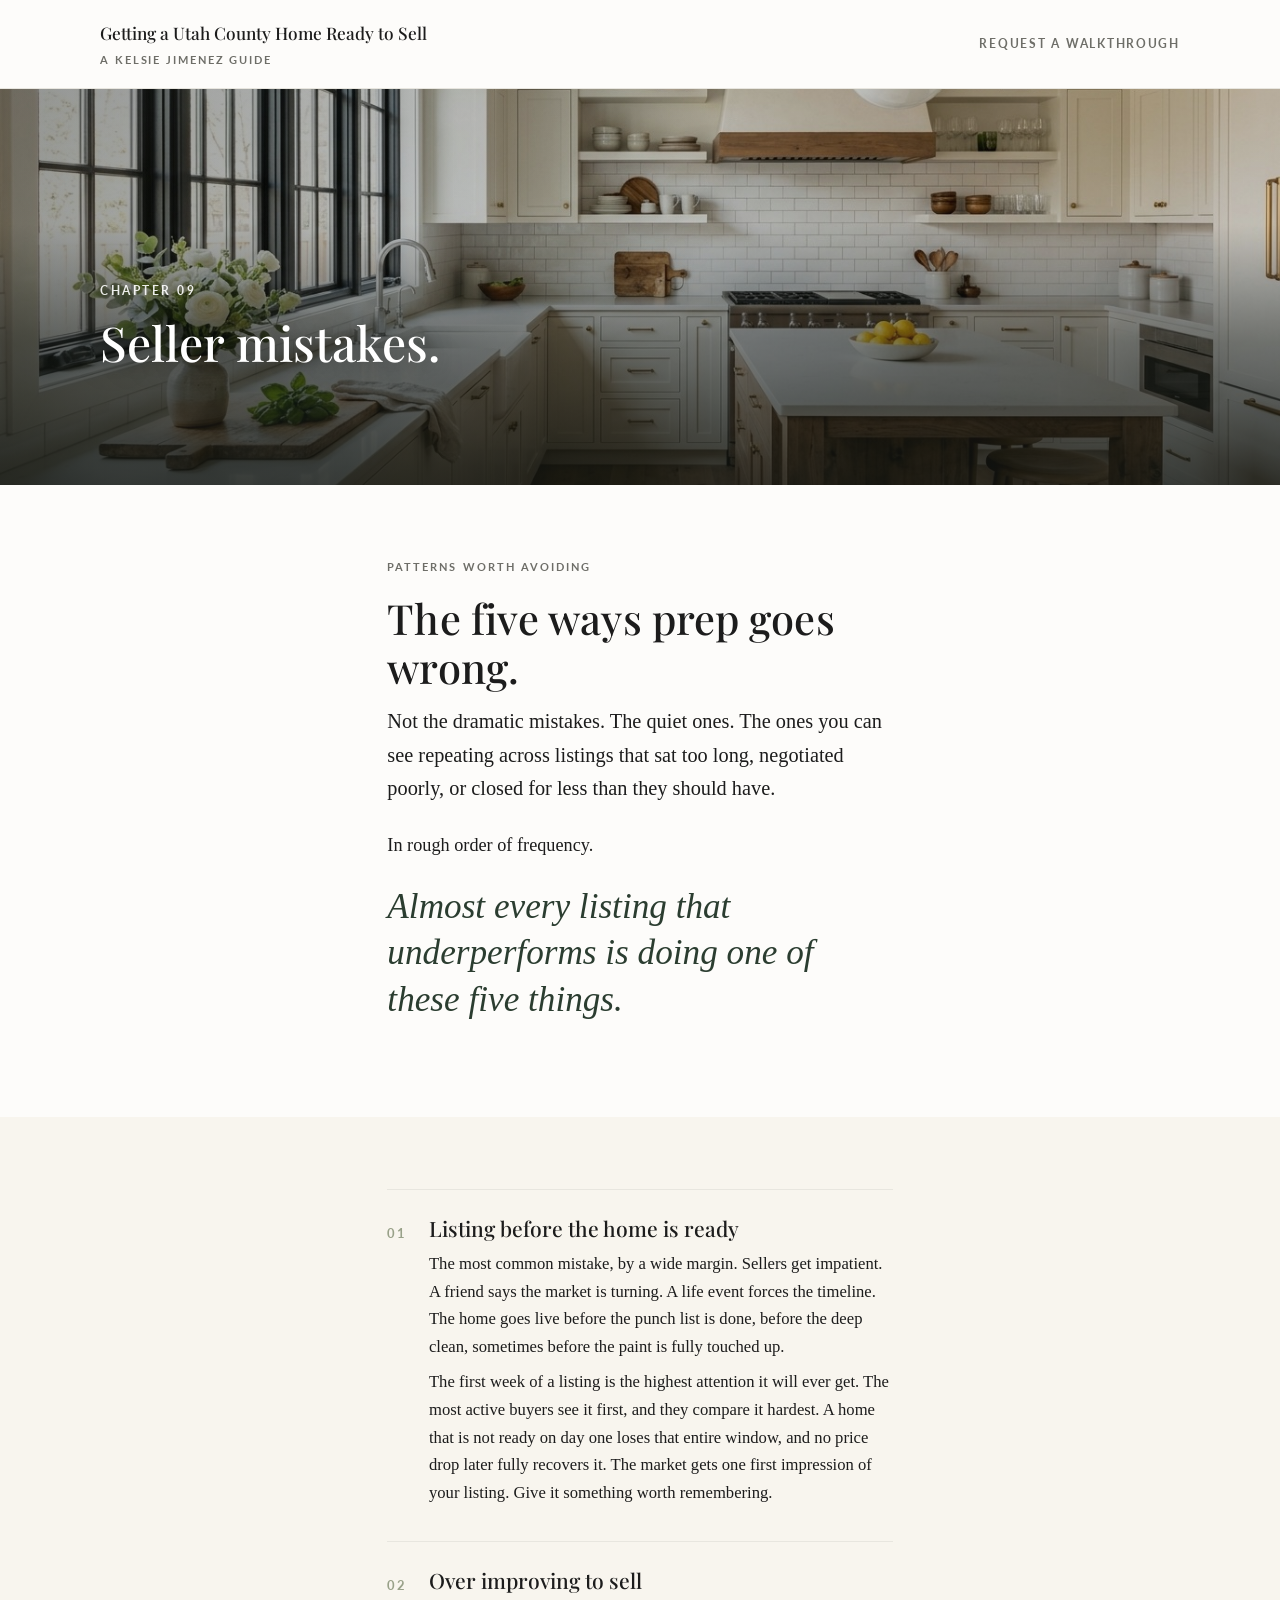
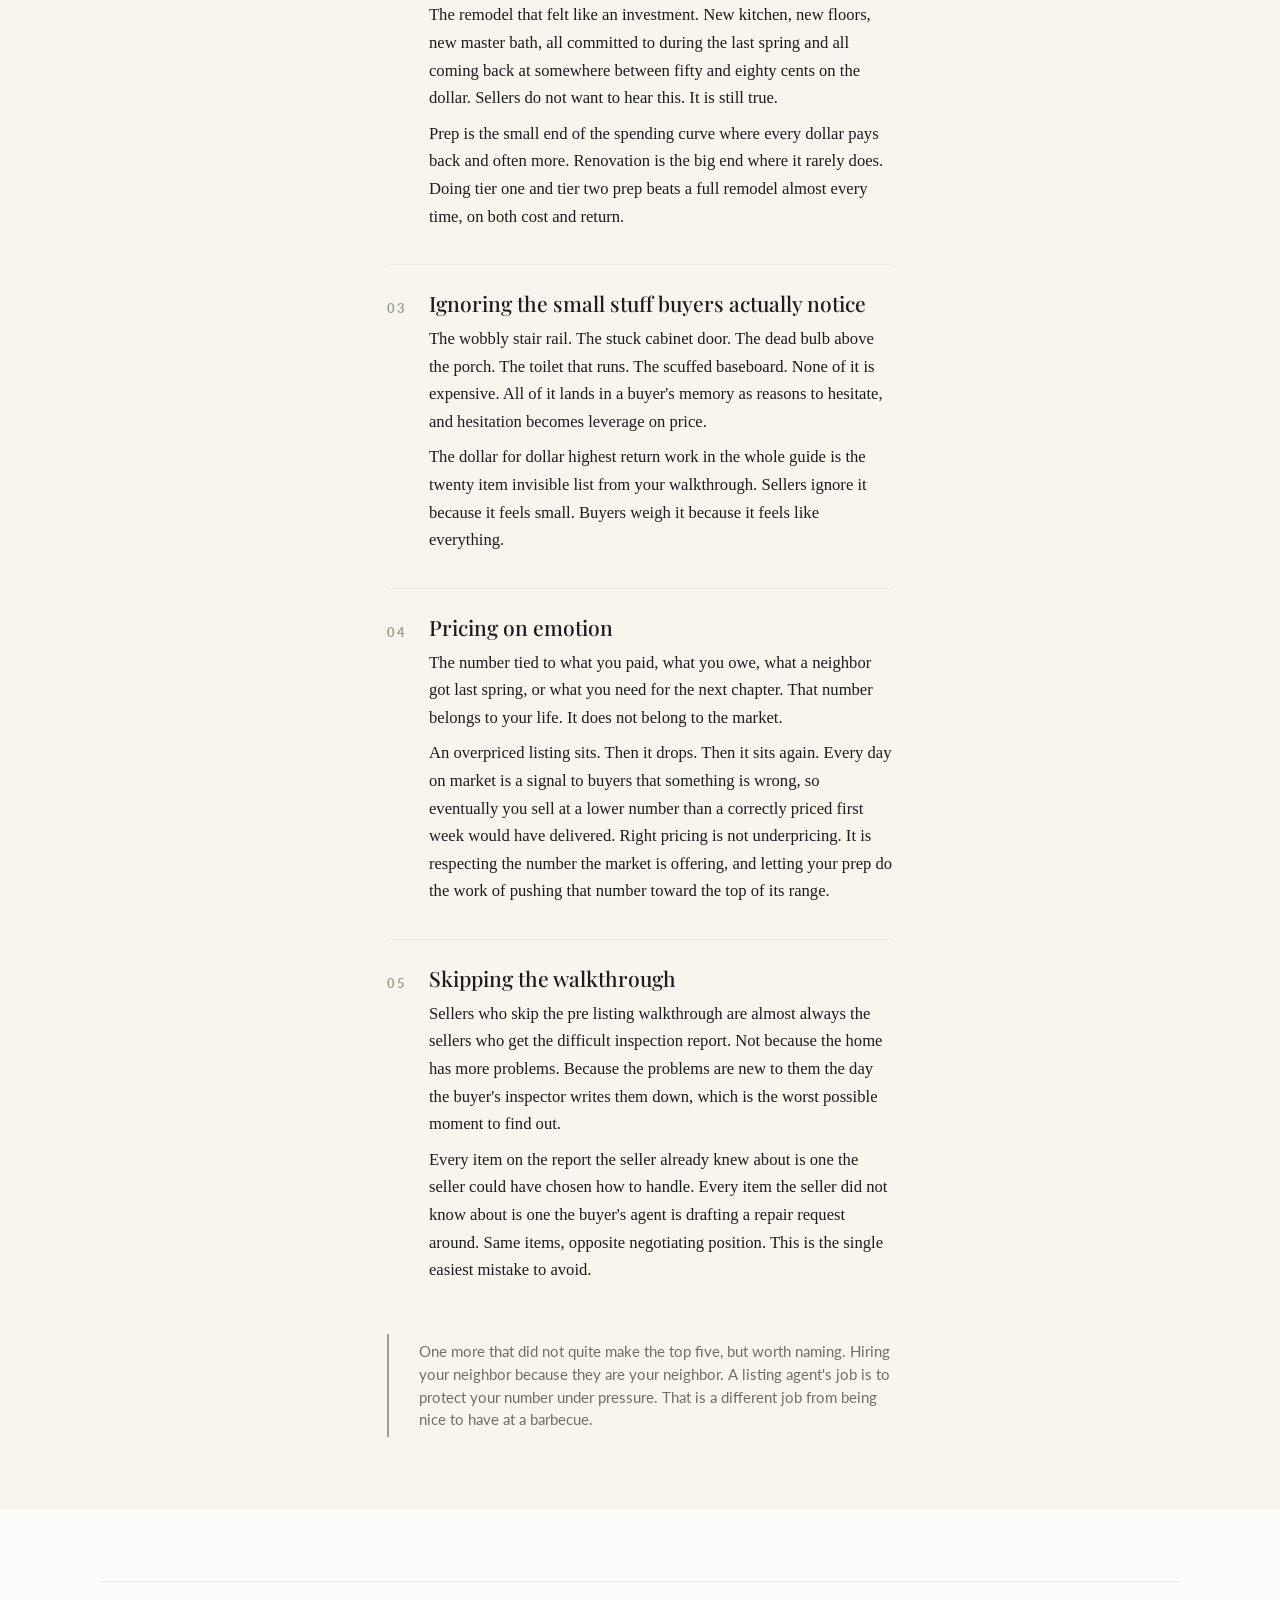
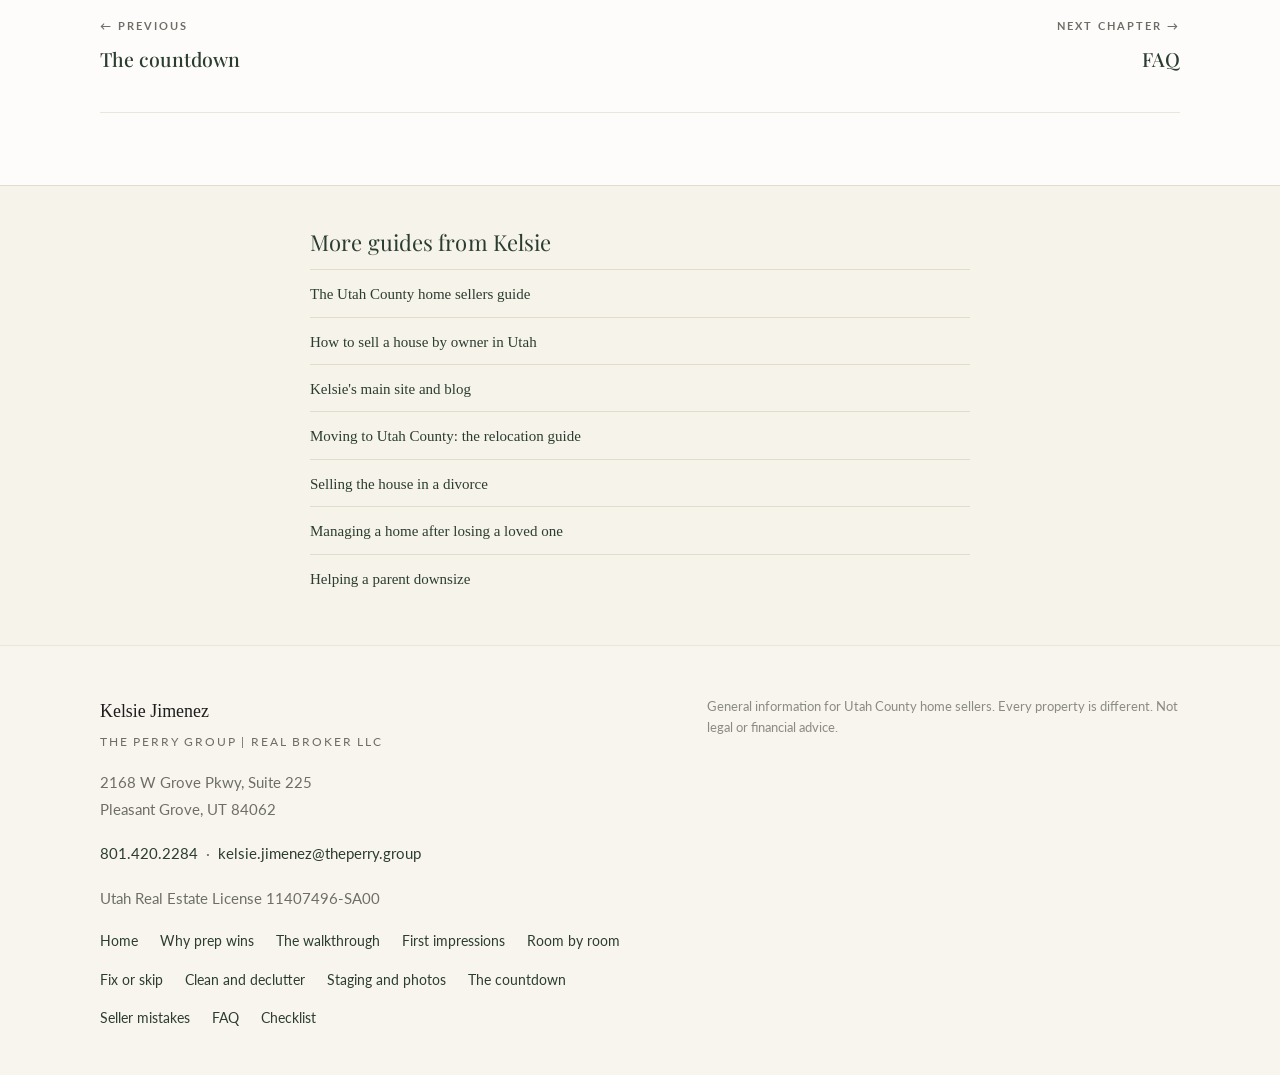
<file: seller-mistakes.html>
<!DOCTYPE html>
<html lang="en">
<head>
<!-- Google tag (gtag.js) -->
<script async src="https://www.googletagmanager.com/gtag/js?id=G-YQR8LKWMLH"></script>
<script>
  window.dataLayer = window.dataLayer || [];
  function gtag(){dataLayer.push(arguments);}
  gtag('js', new Date());
  gtag('config', 'G-YQR8LKWMLH');
</script>
<script id="kj-lead-events">
document.addEventListener('click',function(e){var a=e.target.closest&&e.target.closest('a[href^="sms:"],a[href^="tel:"]');if(a&&window.gtag){gtag('event',a.getAttribute('href').indexOf('sms:')===0?'text_me_click':'call_click',{link_url:a.getAttribute('href'),page_title:document.title,transport_type:'beacon'});}},true);
document.addEventListener('submit',function(e){if(window.gtag){gtag('event','generate_lead',{form_id:(e.target&&e.target.id)||'',page_title:document.title,transport_type:'beacon'});}},true);
</script>

<meta charset="UTF-8" />
<meta name="viewport" content="width=device-width, initial-scale=1.0" />
<title>Seller Mistakes That Tank Listings | Listing Prep Guide</title>
<meta name="description" content="The five prep mistakes that quietly cost Utah County sellers money. Listing too soon, over improving, ignoring small stuff, and pricing on emotion." />
<link rel="canonical" href="https://listingprep.kelsiejimenez.com/seller-mistakes.html" />
<meta property="og:type" content="article" />
<meta property="og:title" content="Seller Mistakes That Tank Listings" />
<meta property="og:description" content="The five prep mistakes that quietly cost sellers money." />
<meta property="og:url" content="https://listingprep.kelsiejimenez.com/seller-mistakes.html" />
<meta property="og:image" content="https://listingprep.kelsiejimenez.com/hero.jpg" />
<meta name="twitter:card" content="summary_large_image" />
<meta name="twitter:title" content="Seller Mistakes That Tank Listings" />
<meta name="twitter:description" content="The five patterns to avoid." />
<meta name="twitter:image" content="https://listingprep.kelsiejimenez.com/hero.jpg" />
<script type="application/ld+json">{"@context":"https://schema.org","@type":"Article","headline":"Seller Mistakes That Tank Listings","description":"The five prep and listing mistakes that quietly cost Utah County sellers money.","url":"https://listingprep.kelsiejimenez.com/seller-mistakes.html","author":{"@type":"Person","name":"Kelsie Jimenez"},"publisher":{"@type":"RealEstateAgent","name":"Kelsie Jimenez","logo":{"@type":"ImageObject","url":"https://kelsiejimenez.com/wp-content/uploads/2026/06/headshot.jpg"}},"mainEntityOfPage":"https://listingprep.kelsiejimenez.com/seller-mistakes.html"}</script>
<link rel="preconnect" href="https://fonts.googleapis.com" />
<link rel="preconnect" href="https://fonts.gstatic.com" crossorigin />
<link href="https://fonts.googleapis.com/css2?family=Lato:wght@400;700&family=Playfair+Display:wght@400;500;600&display=swap" rel="stylesheet" />
<style>
:root{--bg:#FDFCFA;--bg-warm:#F8F5EE;--sand:#F2E8D5;--ink:#1C1C1C;--ink-soft:#6E6E68;--forest:#2B3D30;--forest-2:#344A39;--bar:#1b2620;--sage:#99A189;--line:#E8E6DF;--cream:#F2E8D5;--display:"Playfair Display",Georgia,serif;--body:"Times New Roman",Times,serif;--util:"Lato",system-ui,sans-serif;--maxw:1140px;--readw:62ch;}
*{box-sizing:border-box;}html{scroll-behavior:smooth;}@media (prefers-reduced-motion:reduce){html{scroll-behavior:auto;}}
body{margin:0;background:var(--bg);color:var(--ink);font-family:var(--body);font-size:1.14rem;line-height:1.78;-webkit-font-smoothing:antialiased;text-rendering:optimizeLegibility;}
.wrap{max-width:var(--maxw);margin:0 auto;padding:0 30px;}.read{max-width:var(--readw);}
h1,h2,h3{font-family:var(--display);font-weight:500;line-height:1.16;margin:0;}
p{margin:0 0 1.15em;}a{color:var(--forest);text-underline-offset:3px;}
.label{font-family:var(--util);text-transform:uppercase;letter-spacing:.18em;font-size:.7rem;font-weight:700;color:var(--ink-soft);margin:0 0 18px;display:block;}
section{padding:72px 0;}.band-warm{background:var(--bg-warm);}
h2{font-size:clamp(1.9rem,3.4vw,2.6rem);margin-bottom:14px;letter-spacing:.1px;}
.lede{font-size:1.27rem;line-height:1.66;color:var(--ink);}
.topbar{border-bottom:1px solid var(--line);background:var(--bg);position:sticky;top:0;z-index:20;}
.topbar .wrap{display:flex;align-items:center;justify-content:space-between;padding-top:18px;padding-bottom:18px;}
.topbar .brand{font-family:var(--display);font-size:1.08rem;font-weight:500;color:var(--ink);text-decoration:none;}
.topbar .brand-sub{display:block;font-family:var(--util);font-size:.66rem;letter-spacing:.18em;text-transform:uppercase;color:var(--ink-soft);margin-top:2px;font-weight:700;}
.topbar .top-cta{font-family:var(--util);font-size:.78rem;letter-spacing:.14em;text-transform:uppercase;font-weight:700;color:var(--ink-soft);text-decoration:none;}
.topbar .top-cta:hover,.topbar .top-cta:focus{color:var(--forest);}
.hero-slim{position:relative;min-height:44vh;display:flex;flex-direction:column;justify-content:flex-end;overflow:hidden;background:var(--forest-2);}
.hero-slim .hero-img{position:absolute;inset:0;width:100%;height:100%;object-fit:cover;object-position:center;display:block;}
.hero-slim .hero-scrim{position:absolute;inset:0;background:linear-gradient(180deg,rgba(18,22,18,.18) 0%,rgba(18,22,18,.16) 34%,rgba(18,22,18,.55) 64%,rgba(18,22,18,.8) 100%),linear-gradient(100deg,rgba(18,22,18,.34) 0%,rgba(18,22,18,0) 55%);}
.hero-slim .hero-inner{position:relative;z-index:2;padding:60px 30px 44px;max-width:var(--maxw);margin:0 auto;color:#fff;width:100%;}
.hero-slim .hero-eyebrow{font-family:var(--util);font-size:11.5px;letter-spacing:.22em;text-transform:uppercase;opacity:.9;font-weight:700;margin-bottom:14px;display:block;color:#fff;}
.hero-slim .hero-title{font-family:var(--display);font-weight:500;font-size:clamp(1.9rem,4.4vw,3rem);line-height:1.1;margin:0;color:#fff;text-shadow:0 2px 24px rgba(0,0,0,.5);max-width:22ch;}
.pull{font-family:'Times New Roman',Georgia,serif;font-style:italic;font-weight:400;font-size:clamp(1.55rem,3vw,2.2rem);line-height:1.32;color:var(--forest);max-width:26ch;margin:22px 0;}
.mistake{display:grid;grid-template-columns:auto 1fr;gap:22px;padding:26px 0;border-top:1px solid var(--line);}
.mistake:last-of-type{border-bottom:1px solid var(--line);}
.mistake__no{font-family:var(--util);font-size:.8rem;font-weight:700;letter-spacing:.14em;color:var(--sage);padding-top:6px;}
.mistake h3{font-size:1.32rem;margin-bottom:8px;line-height:1.22;}
.mistake p{margin:0 0 8px;font-size:1.04rem;line-height:1.66;color:var(--ink);}
.panel{border-left:2px solid var(--sage);padding:6px 0 6px 30px;margin-top:16px;}
.panel .fine{font-family:var(--util);font-size:.92rem;line-height:1.55;color:var(--ink-soft);margin:0;}
.pn{display:grid;grid-template-columns:1fr 1fr;gap:40px;border-top:1px solid var(--line);border-bottom:1px solid var(--line);padding:34px 0;}
@media (max-width:720px){.pn{grid-template-columns:1fr;gap:22px;}}
.pn a{color:var(--ink);text-decoration:none;display:block;}
.pn .plabel{font-family:var(--util);font-size:.7rem;letter-spacing:.18em;text-transform:uppercase;color:var(--ink-soft);font-weight:700;margin-bottom:6px;display:block;}
.pn .ptitle{font-family:var(--display);font-weight:500;font-size:1.22rem;color:var(--forest);}
.pn .right{text-align:right;}@media (max-width:720px){.pn .right{text-align:left;}}
footer{background:var(--bg-warm);border-top:1px solid var(--line);padding:50px 0 44px;font-family:var(--util);font-size:.95rem;color:var(--ink-soft);}
footer .wrap{display:grid;grid-template-columns:1.2fr 1fr;gap:40px;}
@media (max-width:720px){footer .wrap{grid-template-columns:1fr;gap:26px;}}
footer .fname{font-family:var(--body);color:var(--ink);font-size:1.12rem;}
footer .fname span{font-family:var(--util);display:block;font-size:.72rem;letter-spacing:.16em;text-transform:uppercase;color:var(--ink-soft);margin-top:4px;}
footer a{color:var(--forest);text-decoration:none;}footer a:hover{text-decoration:underline;}
.footer-nav{display:flex;flex-wrap:wrap;gap:14px 22px;margin-top:14px;}
.footer-nav a{font-family:var(--util);font-size:.86rem;}
.disclaimer{font-size:.8rem;line-height:1.62;color:#8B8B84;}
.reveal{opacity:0;transform:translateY(12px);transition:opacity .6s ease,transform .6s ease;}
.reveal.in{opacity:1;transform:none;}
@media (prefers-reduced-motion:reduce){.reveal{opacity:1;transform:none;transition:none;}}
a.skip{position:absolute;left:-9999px;}a.skip:focus{left:16px;top:16px;position:fixed;background:var(--bg);color:var(--forest);padding:10px 16px;border-radius:4px;z-index:50;border:1px solid var(--line);}
h1 em,h2 em,h3 em,h4 em,h5 em,h6 em,.pull{font-family:'Times New Roman',Georgia,serif;font-style:italic;}
</style>
</head>
<body>
<a class="skip" href="#main">Skip to article</a>
<header class="topbar"><div class="wrap"><a class="brand" href="/">Getting a Utah County Home Ready to Sell<span class="brand-sub">A Kelsie Jimenez Guide</span></a><a class="top-cta" href="/#walkthrough-form">Request a walkthrough</a></div></header>

<section class="hero-slim">
  <img class="hero-img" src="hero.jpg" alt="A quiet Utah County street on a listing day" />
  <div class="hero-scrim"></div>
  <div class="hero-inner">
    <span class="hero-eyebrow">Chapter 09</span>
    <h1 class="hero-title">Seller mistakes.</h1>
  </div>
</section>

<main id="main">

<section>
  <div class="wrap read reveal">
    <span class="label">Patterns worth avoiding</span>
    <h2>The five ways prep goes wrong.</h2>
    <p class="lede">Not the dramatic mistakes. The quiet ones. The ones you can see repeating across listings that sat too long, negotiated poorly, or closed for less than they should have.</p>
    <p>In rough order of frequency.</p>
    <p class="pull">Almost every listing that underperforms is doing one of these five things.</p>
  </div>
</section>

<section class="band-warm">
  <div class="wrap read reveal">
    <div class="mistake">
      <div class="mistake__no">01</div>
      <div>
        <h3>Listing before the home is ready</h3>
        <p>The most common mistake, by a wide margin. Sellers get impatient. A friend says the market is turning. A life event forces the timeline. The home goes live before the punch list is done, before the deep clean, sometimes before the paint is fully touched up.</p>
        <p>The first week of a listing is the highest attention it will ever get. The most active buyers see it first, and they compare it hardest. A home that is not ready on day one loses that entire window, and no price drop later fully recovers it. The market gets one first impression of your listing. Give it something worth remembering.</p>
      </div>
    </div>

    <div class="mistake">
      <div class="mistake__no">02</div>
      <div>
        <h3>Over improving to sell</h3>
        <p>The remodel that felt like an investment. New kitchen, new floors, new master bath, all committed to during the last spring and all coming back at somewhere between fifty and eighty cents on the dollar. Sellers do not want to hear this. It is still true.</p>
        <p>Prep is the small end of the spending curve where every dollar pays back and often more. Renovation is the big end where it rarely does. Doing tier one and tier two prep beats a full remodel almost every time, on both cost and return.</p>
      </div>
    </div>

    <div class="mistake">
      <div class="mistake__no">03</div>
      <div>
        <h3>Ignoring the small stuff buyers actually notice</h3>
        <p>The wobbly stair rail. The stuck cabinet door. The dead bulb above the porch. The toilet that runs. The scuffed baseboard. None of it is expensive. All of it lands in a buyer's memory as reasons to hesitate, and hesitation becomes leverage on price.</p>
        <p>The dollar for dollar highest return work in the whole guide is the twenty item invisible list from your walkthrough. Sellers ignore it because it feels small. Buyers weigh it because it feels like everything.</p>
      </div>
    </div>

    <div class="mistake">
      <div class="mistake__no">04</div>
      <div>
        <h3>Pricing on emotion</h3>
        <p>The number tied to what you paid, what you owe, what a neighbor got last spring, or what you need for the next chapter. That number belongs to your life. It does not belong to the market.</p>
        <p>An overpriced listing sits. Then it drops. Then it sits again. Every day on market is a signal to buyers that something is wrong, so eventually you sell at a lower number than a correctly priced first week would have delivered. Right pricing is not underpricing. It is respecting the number the market is offering, and letting your prep do the work of pushing that number toward the top of its range.</p>
      </div>
    </div>

    <div class="mistake">
      <div class="mistake__no">05</div>
      <div>
        <h3>Skipping the walkthrough</h3>
        <p>Sellers who skip the pre listing walkthrough are almost always the sellers who get the difficult inspection report. Not because the home has more problems. Because the problems are new to them the day the buyer's inspector writes them down, which is the worst possible moment to find out.</p>
        <p>Every item on the report the seller already knew about is one the seller could have chosen how to handle. Every item the seller did not know about is one the buyer's agent is drafting a repair request around. Same items, opposite negotiating position. This is the single easiest mistake to avoid.</p>
      </div>
    </div>

    <div class="panel"><p class="fine">One more that did not quite make the top five, but worth naming. Hiring your neighbor because they are your neighbor. A listing agent's job is to protect your number under pressure. That is a different job from being nice to have at a barbecue.</p></div>
  </div>
</section>

<section><div class="wrap"><div class="pn"><a href="the-countdown.html"><span class="plabel">&larr; Previous</span><span class="ptitle">The countdown</span></a><a class="right" href="faq.html"><span class="plabel">Next chapter &rarr;</span><span class="ptitle">FAQ</span></a></div></div></section>

</main>


<!-- GUIDE NETWORK CROSS-LINKS -->
<nav class="guide-network-nav" aria-label="More guides from Kelsie" style="background:#F6F3EA; border-top:1px solid #E3DCCB; padding:44px 24px;">
  <div style="max-width:660px; margin:0 auto;">
    <h2 style="font-family:'Playfair Display',serif; font-weight:400; font-style:normal; font-size:22px; color:#2B3D30; margin:0 0 14px;">More guides from Kelsie</h2>
    <ul style="list-style:none; margin:0; padding:0;">
      <li style="padding:7px 0; border-top:1px solid #E3DCCB;"><a href="https://sellers.kelsiejimenez.com/" style="color:#2B3D30; text-decoration:none; font-family:'Times New Roman',Times,serif; font-size:15px;">The Utah County home sellers guide</a></li>
      <li style="padding:7px 0; border-top:1px solid #E3DCCB;"><a href="https://forsalebyowner.kelsiejimenez.com/" style="color:#2B3D30; text-decoration:none; font-family:'Times New Roman',Times,serif; font-size:15px;">How to sell a house by owner in Utah</a></li>
      <li style="padding:7px 0; border-top:1px solid #E3DCCB;"><a href="https://kelsiejimenez.com" style="color:#2B3D30; text-decoration:none; font-family:'Times New Roman',Times,serif; font-size:15px;">Kelsie's main site and blog</a></li>
      <li style="padding:7px 0; border-top:1px solid #E3DCCB;"><a href="https://guide.kelsiejimenez.com/" style="color:#2B3D30; text-decoration:none; font-family:'Times New Roman',Times,serif; font-size:15px;">Moving to Utah County: the relocation guide</a></li>
      <li style="padding:7px 0; border-top:1px solid #E3DCCB;"><a href="https://divorce.kelsiejimenez.com/" style="color:#2B3D30; text-decoration:none; font-family:'Times New Roman',Times,serif; font-size:15px;">Selling the house in a divorce</a></li>
      <li style="padding:7px 0; border-top:1px solid #E3DCCB;"><a href="https://probate.kelsiejimenez.com/" style="color:#2B3D30; text-decoration:none; font-family:'Times New Roman',Times,serif; font-size:15px;">Managing a home after losing a loved one</a></li>
      <li style="padding:7px 0; border-top:1px solid #E3DCCB;"><a href="https://downsizing.kelsiejimenez.com/" style="color:#2B3D30; text-decoration:none; font-family:'Times New Roman',Times,serif; font-size:15px;">Helping a parent downsize</a></li>
    </ul>
  </div>
</nav>
<footer>
  <div class="wrap">
    <div>
      <div class="fname">Kelsie Jimenez<span>The Perry Group | Real Broker LLC</span></div>
      <p style="margin-top:16px;">2168 W Grove Pkwy, Suite 225<br/>Pleasant Grove, UT 84062</p>
      <p><a href="tel:+18014202284">801.420.2284</a> &nbsp;&middot;&nbsp; <a href="mailto:kelsie.jimenez@theperry.group">kelsie.jimenez@theperry.group</a></p>
      <p>Utah Real Estate License 11407496-SA00</p>
      <div class="footer-nav"><a href="/">Home</a><a href="why-prep-wins.html">Why prep wins</a><a href="the-walkthrough.html">The walkthrough</a><a href="first-impressions.html">First impressions</a><a href="room-by-room.html">Room by room</a><a href="fix-or-skip.html">Fix or skip</a><a href="clean-declutter.html">Clean and declutter</a><a href="staging-light-photos.html">Staging and photos</a><a href="the-countdown.html">The countdown</a><a href="seller-mistakes.html">Seller mistakes</a><a href="faq.html">FAQ</a><a href="checklist.html">Checklist</a></div>
    </div>
    <div><p class="disclaimer">General information for Utah County home sellers. Every property is different. Not legal or financial advice.</p></div>
  </div>
</footer>
<script>(function(){var reduce=window.matchMedia&&window.matchMedia('(prefers-reduced-motion: reduce)').matches;var items=document.querySelectorAll('.reveal');if(reduce||!('IntersectionObserver' in window)){items.forEach(function(el){el.classList.add('in');});return;}var obs=new IntersectionObserver(function(entries){entries.forEach(function(e){if(e.isIntersecting){e.target.classList.add('in');obs.unobserve(e.target);}});},{threshold:0.12});items.forEach(function(el){obs.observe(el);});})();</script>
</body></html>
</file>
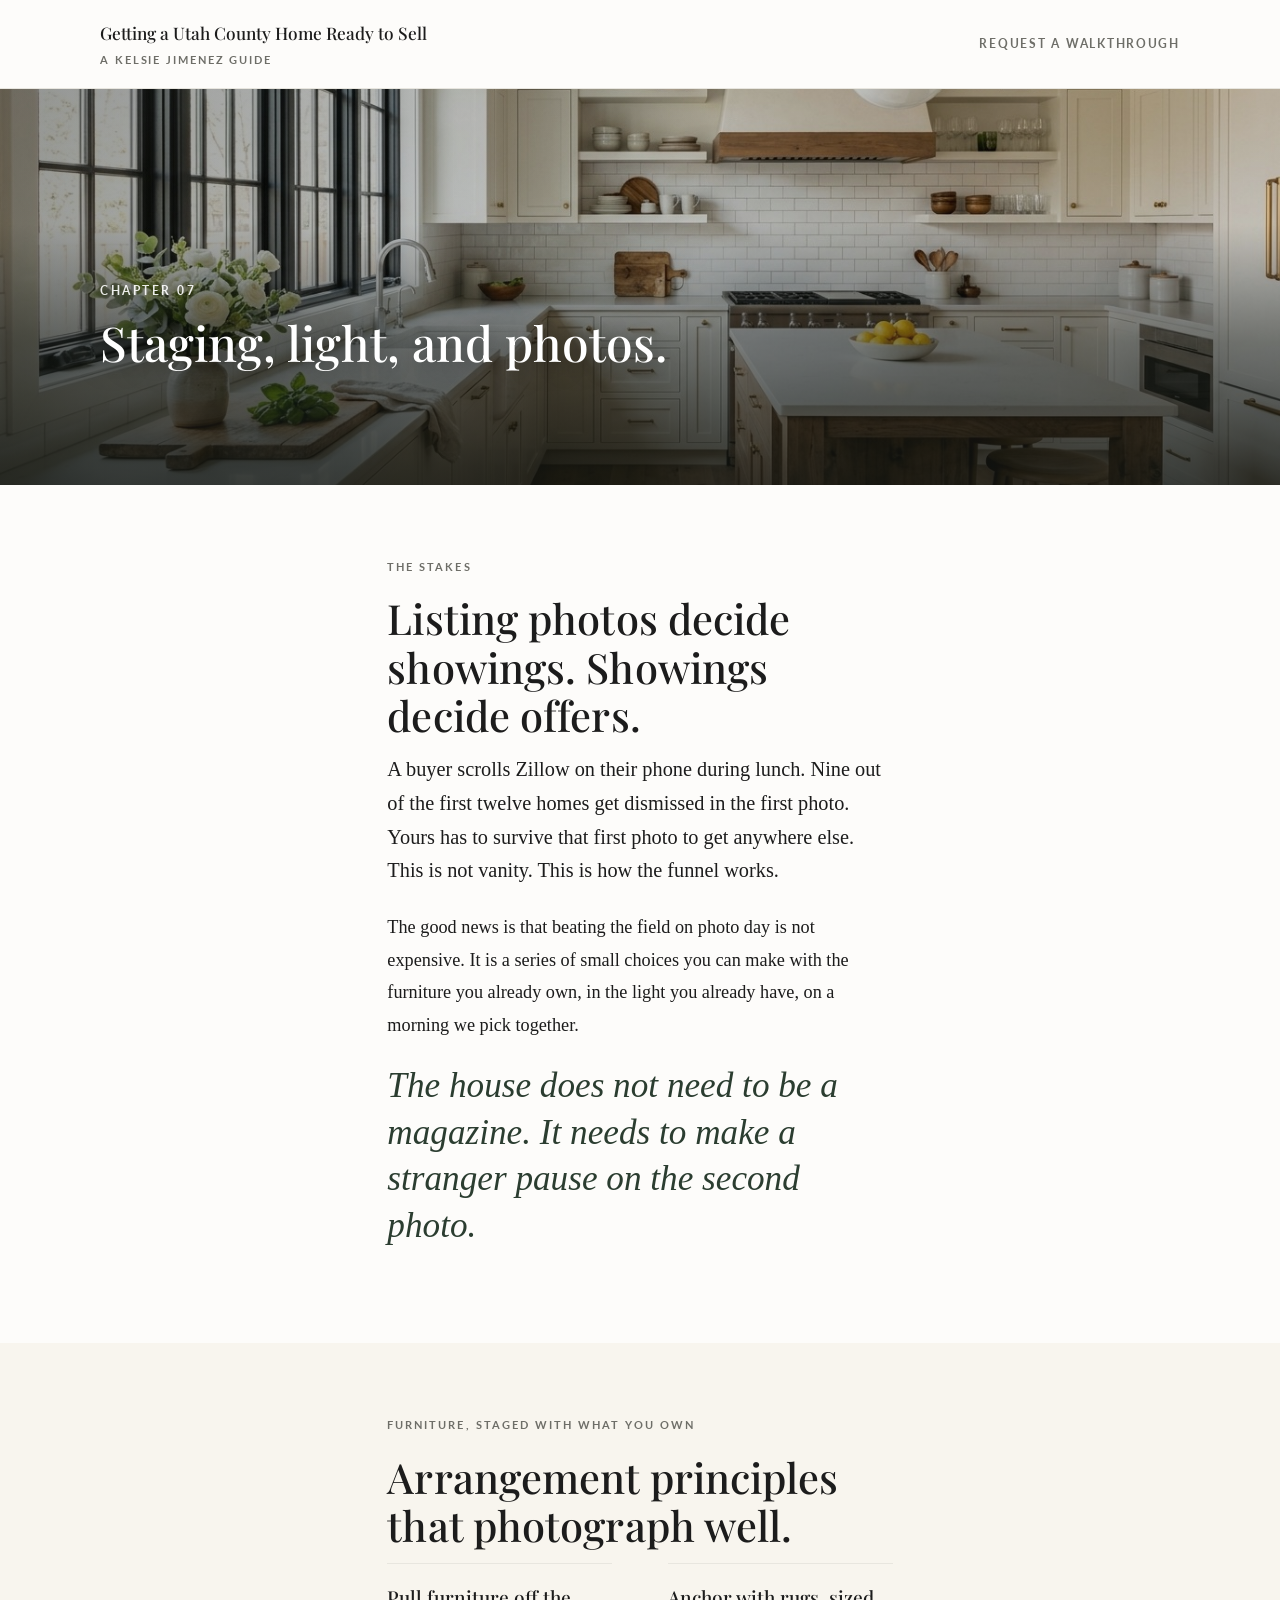
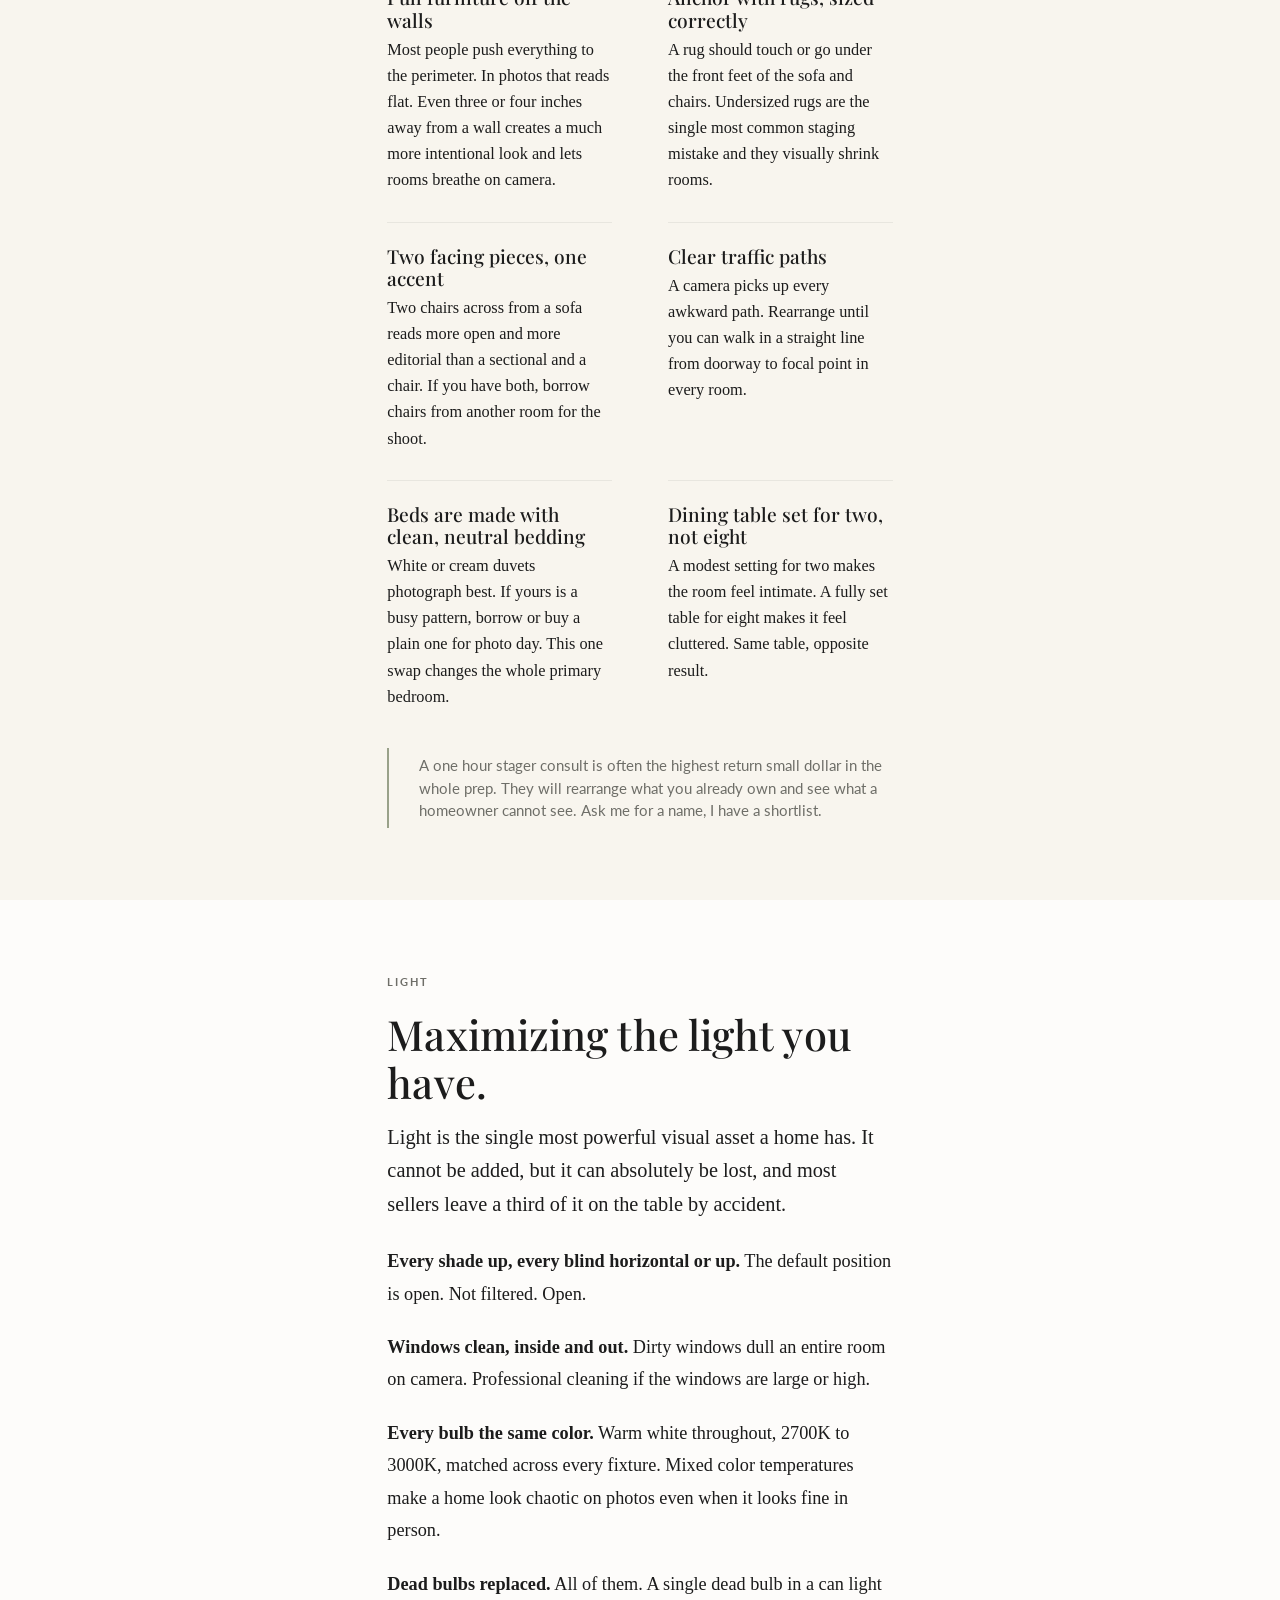
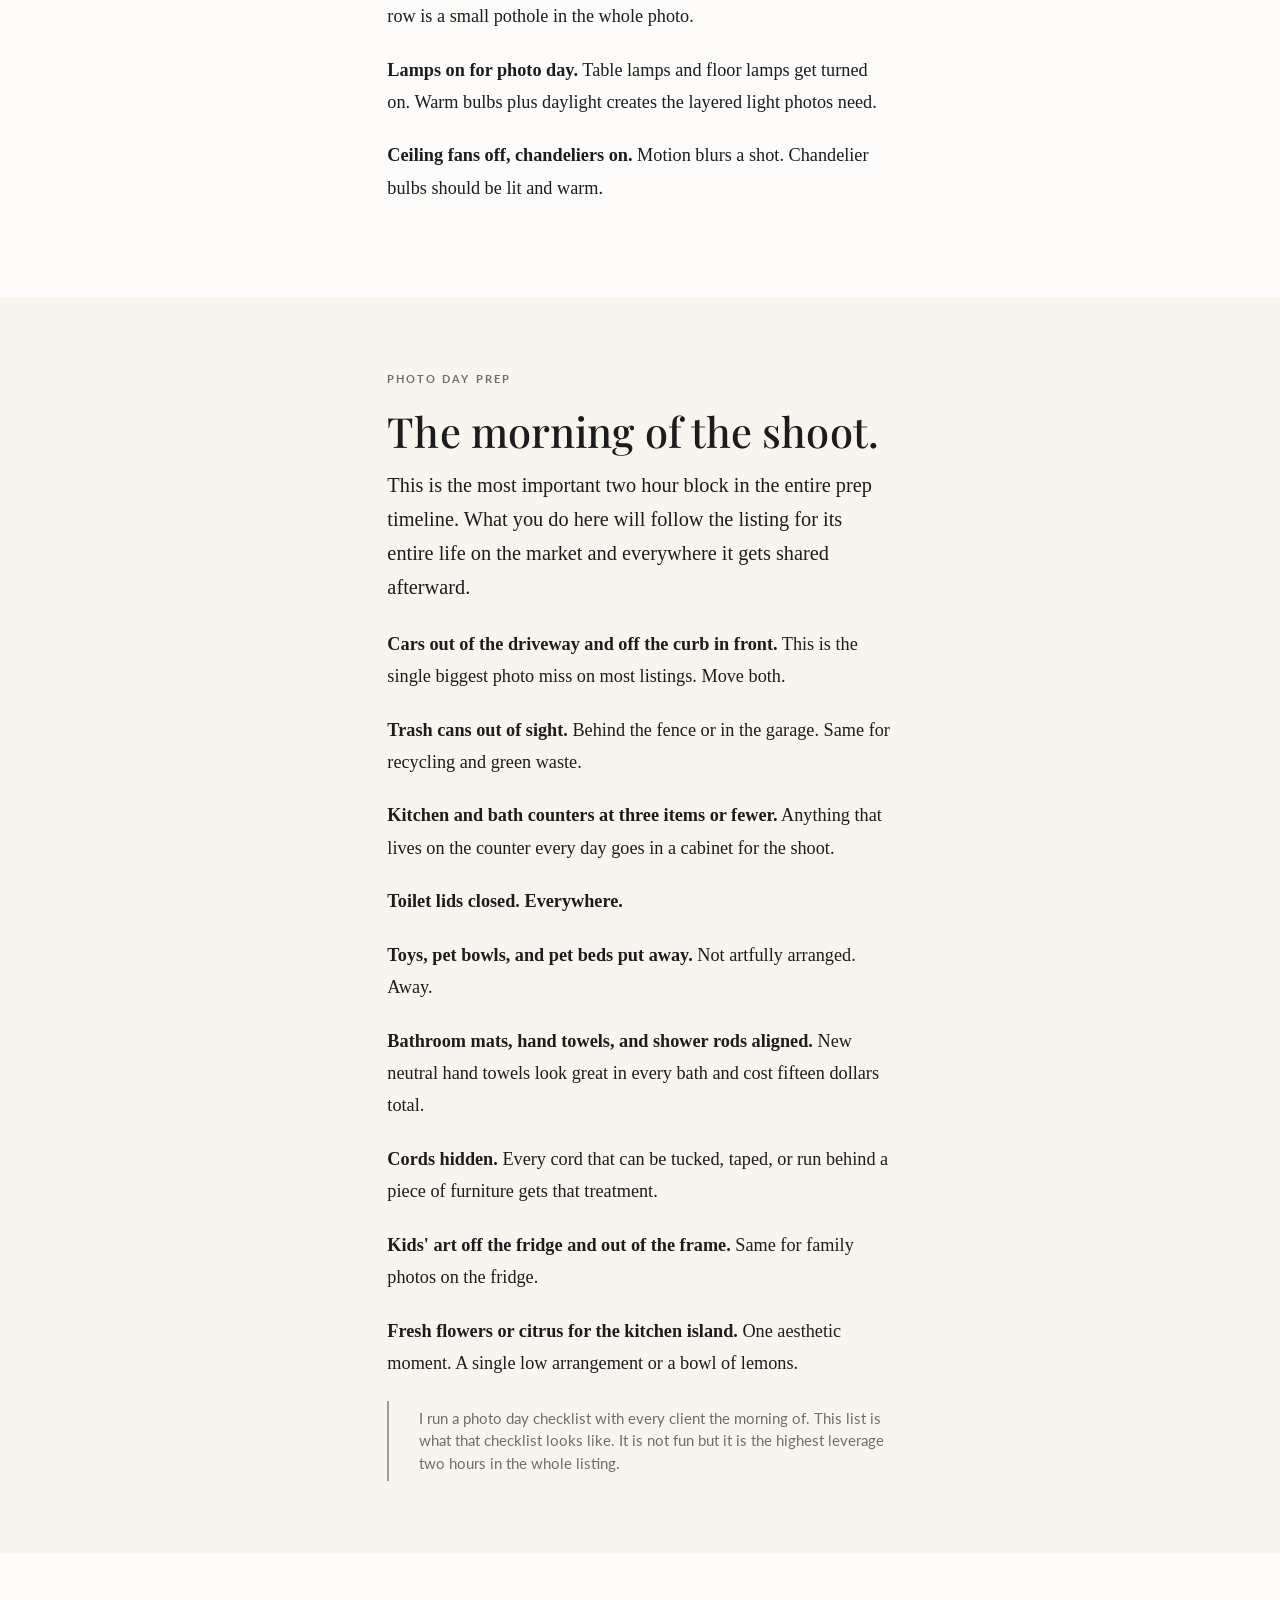
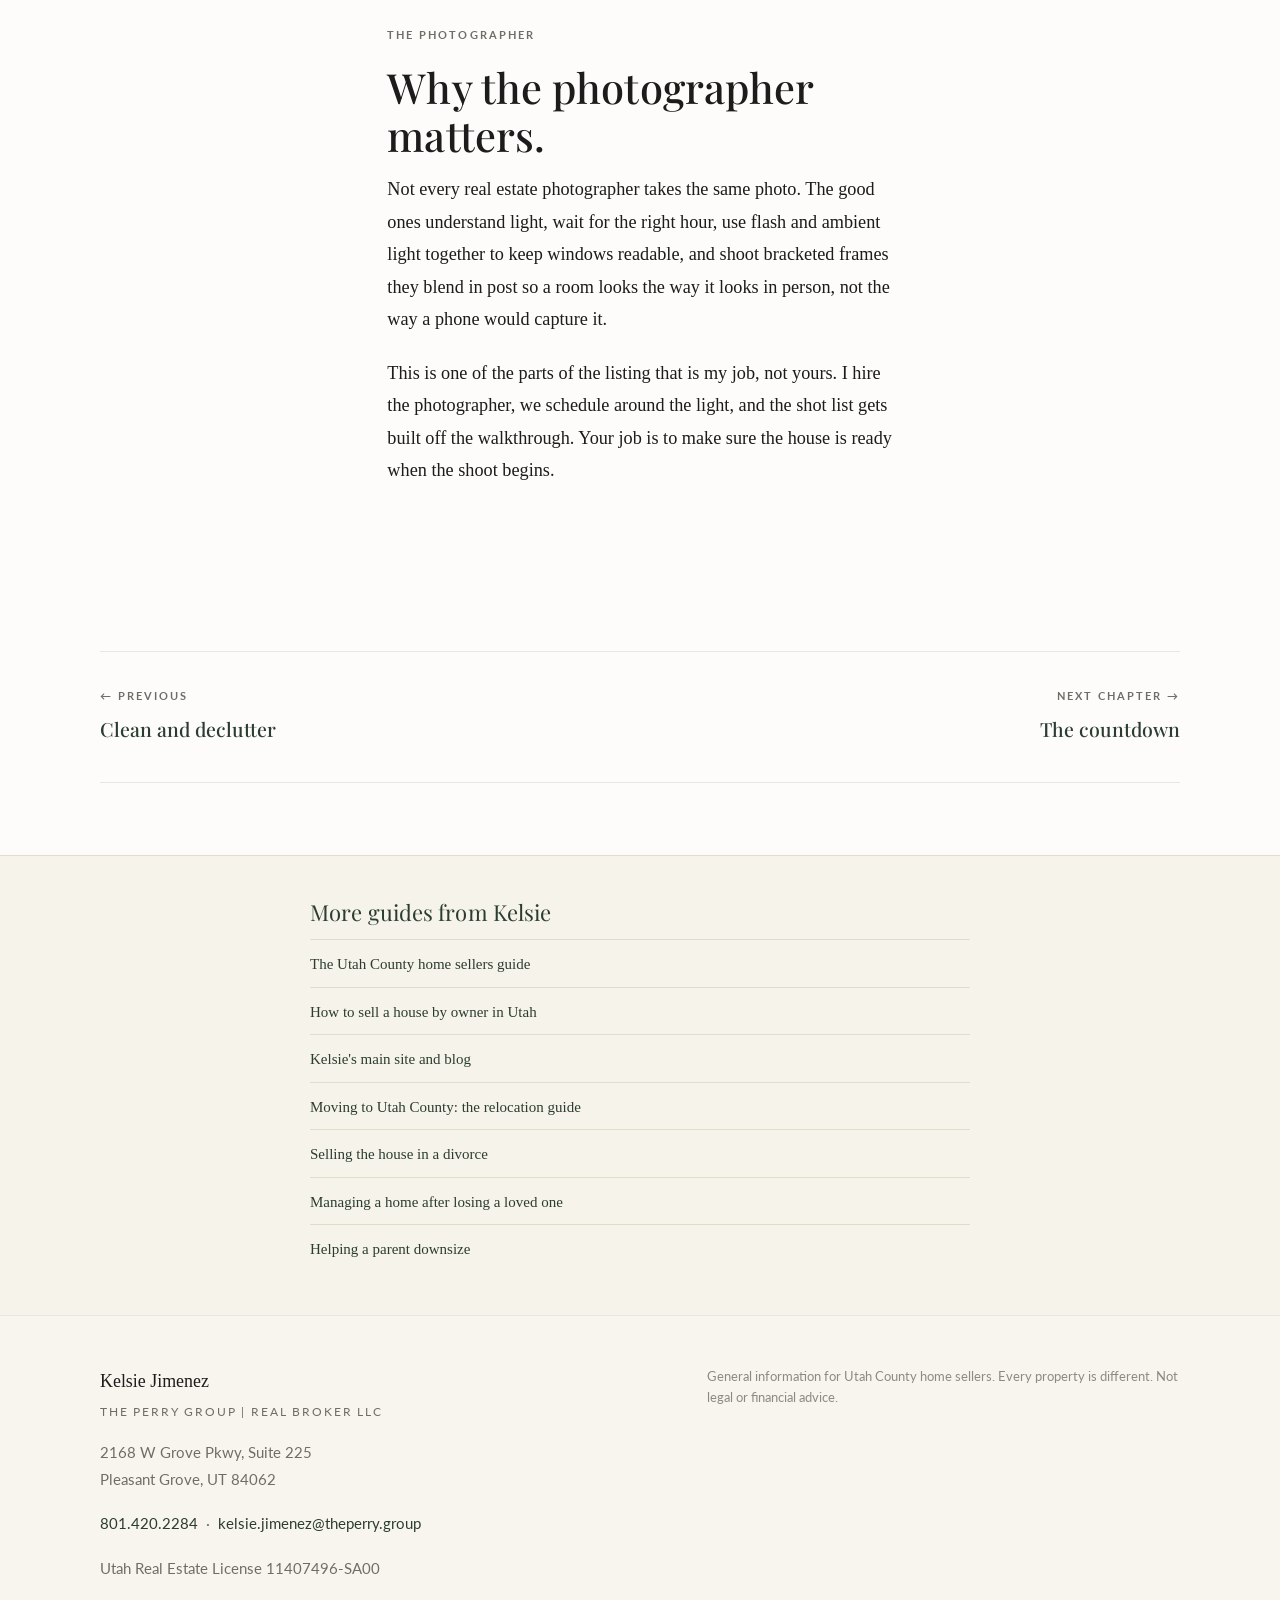
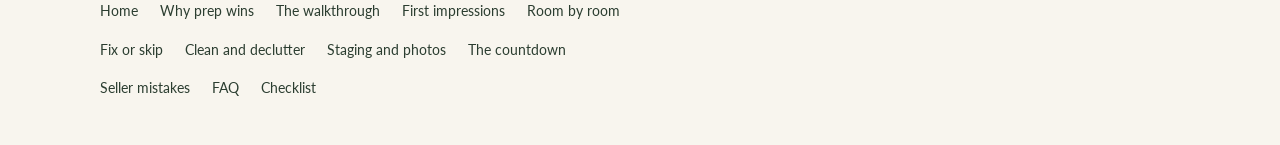
<file: staging-light-photos.html>
<!DOCTYPE html>
<html lang="en">
<head>
<!-- Google tag (gtag.js) -->
<script async src="https://www.googletagmanager.com/gtag/js?id=G-YQR8LKWMLH"></script>
<script>
  window.dataLayer = window.dataLayer || [];
  function gtag(){dataLayer.push(arguments);}
  gtag('js', new Date());
  gtag('config', 'G-YQR8LKWMLH');
</script>
<script id="kj-lead-events">
document.addEventListener('click',function(e){var a=e.target.closest&&e.target.closest('a[href^="sms:"],a[href^="tel:"]');if(a&&window.gtag){gtag('event',a.getAttribute('href').indexOf('sms:')===0?'text_me_click':'call_click',{link_url:a.getAttribute('href'),page_title:document.title,transport_type:'beacon'});}},true);
document.addEventListener('submit',function(e){if(window.gtag){gtag('event','generate_lead',{form_id:(e.target&&e.target.id)||'',page_title:document.title,transport_type:'beacon'});}},true);
</script>

<meta charset="UTF-8" />
<meta name="viewport" content="width=device-width, initial-scale=1.0" />
<title>Staging, Light, and Photos | Listing Prep Guide</title>
<meta name="description" content="How presentation decides showings. Furniture arrangement principles, maximizing light, photo day prep, and why listing photos decide who books a tour." />
<link rel="canonical" href="https://listingprep.kelsiejimenez.com/staging-light-photos.html" />
<meta property="og:type" content="article" />
<meta property="og:title" content="Staging, Light, and Photos" />
<meta property="og:description" content="How presentation decides showings, and why listing photos decide who books a tour." />
<meta property="og:url" content="https://listingprep.kelsiejimenez.com/staging-light-photos.html" />
<meta property="og:image" content="https://listingprep.kelsiejimenez.com/hero.jpg" />
<meta name="twitter:card" content="summary_large_image" />
<meta name="twitter:title" content="Staging, Light, and Photos" />
<meta name="twitter:description" content="How presentation decides showings." />
<meta name="twitter:image" content="https://listingprep.kelsiejimenez.com/hero.jpg" />
<script type="application/ld+json">{"@context":"https://schema.org","@type":"Article","headline":"Staging, Light, and Photos","description":"How presentation decides showings, and why listing photos decide who books a tour.","url":"https://listingprep.kelsiejimenez.com/staging-light-photos.html","author":{"@type":"Person","name":"Kelsie Jimenez"},"publisher":{"@type":"RealEstateAgent","name":"Kelsie Jimenez","logo":{"@type":"ImageObject","url":"https://kelsiejimenez.com/wp-content/uploads/2026/06/headshot.jpg"}},"mainEntityOfPage":"https://listingprep.kelsiejimenez.com/staging-light-photos.html"}</script>
<link rel="preconnect" href="https://fonts.googleapis.com" />
<link rel="preconnect" href="https://fonts.gstatic.com" crossorigin />
<link href="https://fonts.googleapis.com/css2?family=Lato:wght@400;700&family=Playfair+Display:wght@400;500;600&display=swap" rel="stylesheet" />
<style>
:root{--bg:#FDFCFA;--bg-warm:#F8F5EE;--sand:#F2E8D5;--ink:#1C1C1C;--ink-soft:#6E6E68;--forest:#2B3D30;--forest-2:#344A39;--bar:#1b2620;--sage:#99A189;--line:#E8E6DF;--cream:#F2E8D5;--display:"Playfair Display",Georgia,serif;--body:"Times New Roman",Times,serif;--util:"Lato",system-ui,sans-serif;--maxw:1140px;--readw:62ch;}
*{box-sizing:border-box;}html{scroll-behavior:smooth;}@media (prefers-reduced-motion:reduce){html{scroll-behavior:auto;}}
body{margin:0;background:var(--bg);color:var(--ink);font-family:var(--body);font-size:1.14rem;line-height:1.78;-webkit-font-smoothing:antialiased;text-rendering:optimizeLegibility;}
.wrap{max-width:var(--maxw);margin:0 auto;padding:0 30px;}.read{max-width:var(--readw);}
h1,h2,h3{font-family:var(--display);font-weight:500;line-height:1.16;margin:0;}
p{margin:0 0 1.15em;}a{color:var(--forest);text-underline-offset:3px;}
.label{font-family:var(--util);text-transform:uppercase;letter-spacing:.18em;font-size:.7rem;font-weight:700;color:var(--ink-soft);margin:0 0 18px;display:block;}
section{padding:72px 0;}.band-warm{background:var(--bg-warm);}
h2{font-size:clamp(1.9rem,3.4vw,2.6rem);margin-bottom:14px;letter-spacing:.1px;}
.lede{font-size:1.27rem;line-height:1.66;color:var(--ink);}
.topbar{border-bottom:1px solid var(--line);background:var(--bg);position:sticky;top:0;z-index:20;}
.topbar .wrap{display:flex;align-items:center;justify-content:space-between;padding-top:18px;padding-bottom:18px;}
.topbar .brand{font-family:var(--display);font-size:1.08rem;font-weight:500;color:var(--ink);text-decoration:none;}
.topbar .brand-sub{display:block;font-family:var(--util);font-size:.66rem;letter-spacing:.18em;text-transform:uppercase;color:var(--ink-soft);margin-top:2px;font-weight:700;}
.topbar .top-cta{font-family:var(--util);font-size:.78rem;letter-spacing:.14em;text-transform:uppercase;font-weight:700;color:var(--ink-soft);text-decoration:none;}
.topbar .top-cta:hover,.topbar .top-cta:focus{color:var(--forest);}
.hero-slim{position:relative;min-height:44vh;display:flex;flex-direction:column;justify-content:flex-end;overflow:hidden;background:var(--forest-2);}
.hero-slim .hero-img{position:absolute;inset:0;width:100%;height:100%;object-fit:cover;object-position:center;display:block;}
.hero-slim .hero-scrim{position:absolute;inset:0;background:linear-gradient(180deg,rgba(18,22,18,.18) 0%,rgba(18,22,18,.16) 34%,rgba(18,22,18,.55) 64%,rgba(18,22,18,.8) 100%),linear-gradient(100deg,rgba(18,22,18,.34) 0%,rgba(18,22,18,0) 55%);}
.hero-slim .hero-inner{position:relative;z-index:2;padding:60px 30px 44px;max-width:var(--maxw);margin:0 auto;color:#fff;width:100%;}
.hero-slim .hero-eyebrow{font-family:var(--util);font-size:11.5px;letter-spacing:.22em;text-transform:uppercase;opacity:.9;font-weight:700;margin-bottom:14px;display:block;color:#fff;}
.hero-slim .hero-title{font-family:var(--display);font-weight:500;font-size:clamp(1.9rem,4.4vw,3rem);line-height:1.1;margin:0;color:#fff;text-shadow:0 2px 24px rgba(0,0,0,.5);max-width:22ch;}
.pull{font-family:'Times New Roman',Georgia,serif;font-style:italic;font-weight:400;font-size:clamp(1.55rem,3vw,2.2rem);line-height:1.32;color:var(--forest);max-width:26ch;margin:22px 0;}
.panel{border-left:2px solid var(--sage);padding:6px 0 6px 30px;margin-top:16px;}
.panel .fine{font-family:var(--util);font-size:.92rem;line-height:1.55;color:var(--ink-soft);margin:0;}
.factors{display:grid;grid-template-columns:1fr 1fr;gap:6px 56px;margin-top:6px;}
@media (max-width:720px){.factors{grid-template-columns:1fr;}}
.factor{padding:22px 0;border-top:1px solid var(--line);}
.factor h3{font-size:1.2rem;margin-bottom:6px;}.factor p{font-size:1.02rem;line-height:1.6;margin:0;}
.pn{display:grid;grid-template-columns:1fr 1fr;gap:40px;border-top:1px solid var(--line);border-bottom:1px solid var(--line);padding:34px 0;}
@media (max-width:720px){.pn{grid-template-columns:1fr;gap:22px;}}
.pn a{color:var(--ink);text-decoration:none;display:block;}
.pn .plabel{font-family:var(--util);font-size:.7rem;letter-spacing:.18em;text-transform:uppercase;color:var(--ink-soft);font-weight:700;margin-bottom:6px;display:block;}
.pn .ptitle{font-family:var(--display);font-weight:500;font-size:1.22rem;color:var(--forest);}
.pn .right{text-align:right;}@media (max-width:720px){.pn .right{text-align:left;}}
footer{background:var(--bg-warm);border-top:1px solid var(--line);padding:50px 0 44px;font-family:var(--util);font-size:.95rem;color:var(--ink-soft);}
footer .wrap{display:grid;grid-template-columns:1.2fr 1fr;gap:40px;}
@media (max-width:720px){footer .wrap{grid-template-columns:1fr;gap:26px;}}
footer .fname{font-family:var(--body);color:var(--ink);font-size:1.12rem;}
footer .fname span{font-family:var(--util);display:block;font-size:.72rem;letter-spacing:.16em;text-transform:uppercase;color:var(--ink-soft);margin-top:4px;}
footer a{color:var(--forest);text-decoration:none;}footer a:hover{text-decoration:underline;}
.footer-nav{display:flex;flex-wrap:wrap;gap:14px 22px;margin-top:14px;}
.footer-nav a{font-family:var(--util);font-size:.86rem;}
.disclaimer{font-size:.8rem;line-height:1.62;color:#8B8B84;}
.reveal{opacity:0;transform:translateY(12px);transition:opacity .6s ease,transform .6s ease;}
.reveal.in{opacity:1;transform:none;}
@media (prefers-reduced-motion:reduce){.reveal{opacity:1;transform:none;transition:none;}}
a.skip{position:absolute;left:-9999px;}a.skip:focus{left:16px;top:16px;position:fixed;background:var(--bg);color:var(--forest);padding:10px 16px;border-radius:4px;z-index:50;border:1px solid var(--line);}
h1 em,h2 em,h3 em,h4 em,h5 em,h6 em,.pull{font-family:'Times New Roman',Georgia,serif;font-style:italic;}
</style>
</head>
<body>
<a class="skip" href="#main">Skip to article</a>
<header class="topbar"><div class="wrap"><a class="brand" href="/">Getting a Utah County Home Ready to Sell<span class="brand-sub">A Kelsie Jimenez Guide</span></a><a class="top-cta" href="/#walkthrough-form">Request a walkthrough</a></div></header>

<section class="hero-slim">
  <img class="hero-img" src="hero.jpg" alt="A Utah County living room bathed in natural window light, staged for photos" />
  <div class="hero-scrim"></div>
  <div class="hero-inner">
    <span class="hero-eyebrow">Chapter 07</span>
    <h1 class="hero-title">Staging, light, and photos.</h1>
  </div>
</section>

<main id="main">

<section>
  <div class="wrap read reveal">
    <span class="label">The stakes</span>
    <h2>Listing photos decide showings. Showings decide offers.</h2>
    <p class="lede">A buyer scrolls Zillow on their phone during lunch. Nine out of the first twelve homes get dismissed in the first photo. Yours has to survive that first photo to get anywhere else. This is not vanity. This is how the funnel works.</p>
    <p>The good news is that beating the field on photo day is not expensive. It is a series of small choices you can make with the furniture you already own, in the light you already have, on a morning we pick together.</p>
    <p class="pull">The house does not need to be a magazine. It needs to make a stranger pause on the second photo.</p>
  </div>
</section>

<section class="band-warm">
  <div class="wrap read reveal">
    <span class="label">Furniture, staged with what you own</span>
    <h2>Arrangement principles that photograph well.</h2>
    <div class="factors">
      <div class="factor"><h3>Pull furniture off the walls</h3><p>Most people push everything to the perimeter. In photos that reads flat. Even three or four inches away from a wall creates a much more intentional look and lets rooms breathe on camera.</p></div>
      <div class="factor"><h3>Anchor with rugs, sized correctly</h3><p>A rug should touch or go under the front feet of the sofa and chairs. Undersized rugs are the single most common staging mistake and they visually shrink rooms.</p></div>
      <div class="factor"><h3>Two facing pieces, one accent</h3><p>Two chairs across from a sofa reads more open and more editorial than a sectional and a chair. If you have both, borrow chairs from another room for the shoot.</p></div>
      <div class="factor"><h3>Clear traffic paths</h3><p>A camera picks up every awkward path. Rearrange until you can walk in a straight line from doorway to focal point in every room.</p></div>
      <div class="factor"><h3>Beds are made with clean, neutral bedding</h3><p>White or cream duvets photograph best. If yours is a busy pattern, borrow or buy a plain one for photo day. This one swap changes the whole primary bedroom.</p></div>
      <div class="factor"><h3>Dining table set for two, not eight</h3><p>A modest setting for two makes the room feel intimate. A fully set table for eight makes it feel cluttered. Same table, opposite result.</p></div>
    </div>
    <div class="panel"><p class="fine">A one hour stager consult is often the highest return small dollar in the whole prep. They will rearrange what you already own and see what a homeowner cannot see. Ask me for a name, I have a shortlist.</p></div>
  </div>
</section>

<section>
  <div class="wrap read reveal">
    <span class="label">Light</span>
    <h2>Maximizing the light you have.</h2>
    <p class="lede">Light is the single most powerful visual asset a home has. It cannot be added, but it can absolutely be lost, and most sellers leave a third of it on the table by accident.</p>
    <p><strong>Every shade up, every blind horizontal or up.</strong> The default position is open. Not filtered. Open.</p>
    <p><strong>Windows clean, inside and out.</strong> Dirty windows dull an entire room on camera. Professional cleaning if the windows are large or high.</p>
    <p><strong>Every bulb the same color.</strong> Warm white throughout, 2700K to 3000K, matched across every fixture. Mixed color temperatures make a home look chaotic on photos even when it looks fine in person.</p>
    <p><strong>Dead bulbs replaced.</strong> All of them. A single dead bulb in a can light row is a small pothole in the whole photo.</p>
    <p><strong>Lamps on for photo day.</strong> Table lamps and floor lamps get turned on. Warm bulbs plus daylight creates the layered light photos need.</p>
    <p><strong>Ceiling fans off, chandeliers on.</strong> Motion blurs a shot. Chandelier bulbs should be lit and warm.</p>
  </div>
</section>

<section class="band-warm">
  <div class="wrap read reveal">
    <span class="label">Photo day prep</span>
    <h2>The morning of the shoot.</h2>
    <p class="lede">This is the most important two hour block in the entire prep timeline. What you do here will follow the listing for its entire life on the market and everywhere it gets shared afterward.</p>
    <p><strong>Cars out of the driveway and off the curb in front.</strong> This is the single biggest photo miss on most listings. Move both.</p>
    <p><strong>Trash cans out of sight.</strong> Behind the fence or in the garage. Same for recycling and green waste.</p>
    <p><strong>Kitchen and bath counters at three items or fewer.</strong> Anything that lives on the counter every day goes in a cabinet for the shoot.</p>
    <p><strong>Toilet lids closed. Everywhere.</strong></p>
    <p><strong>Toys, pet bowls, and pet beds put away.</strong> Not artfully arranged. Away.</p>
    <p><strong>Bathroom mats, hand towels, and shower rods aligned.</strong> New neutral hand towels look great in every bath and cost fifteen dollars total.</p>
    <p><strong>Cords hidden.</strong> Every cord that can be tucked, taped, or run behind a piece of furniture gets that treatment.</p>
    <p><strong>Kids' art off the fridge and out of the frame.</strong> Same for family photos on the fridge.</p>
    <p><strong>Fresh flowers or citrus for the kitchen island.</strong> One aesthetic moment. A single low arrangement or a bowl of lemons.</p>
    <div class="panel"><p class="fine">I run a photo day checklist with every client the morning of. This list is what that checklist looks like. It is not fun but it is the highest leverage two hours in the whole listing.</p></div>
  </div>
</section>

<section>
  <div class="wrap read reveal">
    <span class="label">The photographer</span>
    <h2>Why the photographer matters.</h2>
    <p>Not every real estate photographer takes the same photo. The good ones understand light, wait for the right hour, use flash and ambient light together to keep windows readable, and shoot bracketed frames they blend in post so a room looks the way it looks in person, not the way a phone would capture it.</p>
    <p>This is one of the parts of the listing that is my job, not yours. I hire the photographer, we schedule around the light, and the shot list gets built off the walkthrough. Your job is to make sure the house is ready when the shoot begins.</p>
  </div>
</section>

<section><div class="wrap"><div class="pn"><a href="clean-declutter.html"><span class="plabel">&larr; Previous</span><span class="ptitle">Clean and declutter</span></a><a class="right" href="the-countdown.html"><span class="plabel">Next chapter &rarr;</span><span class="ptitle">The countdown</span></a></div></div></section>

</main>


<!-- GUIDE NETWORK CROSS-LINKS -->
<nav class="guide-network-nav" aria-label="More guides from Kelsie" style="background:#F6F3EA; border-top:1px solid #E3DCCB; padding:44px 24px;">
  <div style="max-width:660px; margin:0 auto;">
    <h2 style="font-family:'Playfair Display',serif; font-weight:400; font-style:normal; font-size:22px; color:#2B3D30; margin:0 0 14px;">More guides from Kelsie</h2>
    <ul style="list-style:none; margin:0; padding:0;">
      <li style="padding:7px 0; border-top:1px solid #E3DCCB;"><a href="https://sellers.kelsiejimenez.com/" style="color:#2B3D30; text-decoration:none; font-family:'Times New Roman',Times,serif; font-size:15px;">The Utah County home sellers guide</a></li>
      <li style="padding:7px 0; border-top:1px solid #E3DCCB;"><a href="https://forsalebyowner.kelsiejimenez.com/" style="color:#2B3D30; text-decoration:none; font-family:'Times New Roman',Times,serif; font-size:15px;">How to sell a house by owner in Utah</a></li>
      <li style="padding:7px 0; border-top:1px solid #E3DCCB;"><a href="https://kelsiejimenez.com" style="color:#2B3D30; text-decoration:none; font-family:'Times New Roman',Times,serif; font-size:15px;">Kelsie's main site and blog</a></li>
      <li style="padding:7px 0; border-top:1px solid #E3DCCB;"><a href="https://guide.kelsiejimenez.com/" style="color:#2B3D30; text-decoration:none; font-family:'Times New Roman',Times,serif; font-size:15px;">Moving to Utah County: the relocation guide</a></li>
      <li style="padding:7px 0; border-top:1px solid #E3DCCB;"><a href="https://divorce.kelsiejimenez.com/" style="color:#2B3D30; text-decoration:none; font-family:'Times New Roman',Times,serif; font-size:15px;">Selling the house in a divorce</a></li>
      <li style="padding:7px 0; border-top:1px solid #E3DCCB;"><a href="https://probate.kelsiejimenez.com/" style="color:#2B3D30; text-decoration:none; font-family:'Times New Roman',Times,serif; font-size:15px;">Managing a home after losing a loved one</a></li>
      <li style="padding:7px 0; border-top:1px solid #E3DCCB;"><a href="https://downsizing.kelsiejimenez.com/" style="color:#2B3D30; text-decoration:none; font-family:'Times New Roman',Times,serif; font-size:15px;">Helping a parent downsize</a></li>
    </ul>
  </div>
</nav>
<footer>
  <div class="wrap">
    <div>
      <div class="fname">Kelsie Jimenez<span>The Perry Group | Real Broker LLC</span></div>
      <p style="margin-top:16px;">2168 W Grove Pkwy, Suite 225<br/>Pleasant Grove, UT 84062</p>
      <p><a href="tel:+18014202284">801.420.2284</a> &nbsp;&middot;&nbsp; <a href="mailto:kelsie.jimenez@theperry.group">kelsie.jimenez@theperry.group</a></p>
      <p>Utah Real Estate License 11407496-SA00</p>
      <div class="footer-nav"><a href="/">Home</a><a href="why-prep-wins.html">Why prep wins</a><a href="the-walkthrough.html">The walkthrough</a><a href="first-impressions.html">First impressions</a><a href="room-by-room.html">Room by room</a><a href="fix-or-skip.html">Fix or skip</a><a href="clean-declutter.html">Clean and declutter</a><a href="staging-light-photos.html">Staging and photos</a><a href="the-countdown.html">The countdown</a><a href="seller-mistakes.html">Seller mistakes</a><a href="faq.html">FAQ</a><a href="checklist.html">Checklist</a></div>
    </div>
    <div><p class="disclaimer">General information for Utah County home sellers. Every property is different. Not legal or financial advice.</p></div>
  </div>
</footer>
<script>(function(){var reduce=window.matchMedia&&window.matchMedia('(prefers-reduced-motion: reduce)').matches;var items=document.querySelectorAll('.reveal');if(reduce||!('IntersectionObserver' in window)){items.forEach(function(el){el.classList.add('in');});return;}var obs=new IntersectionObserver(function(entries){entries.forEach(function(e){if(e.isIntersecting){e.target.classList.add('in');obs.unobserve(e.target);}});},{threshold:0.12});items.forEach(function(el){obs.observe(el);});})();</script>
</body></html>
</file>
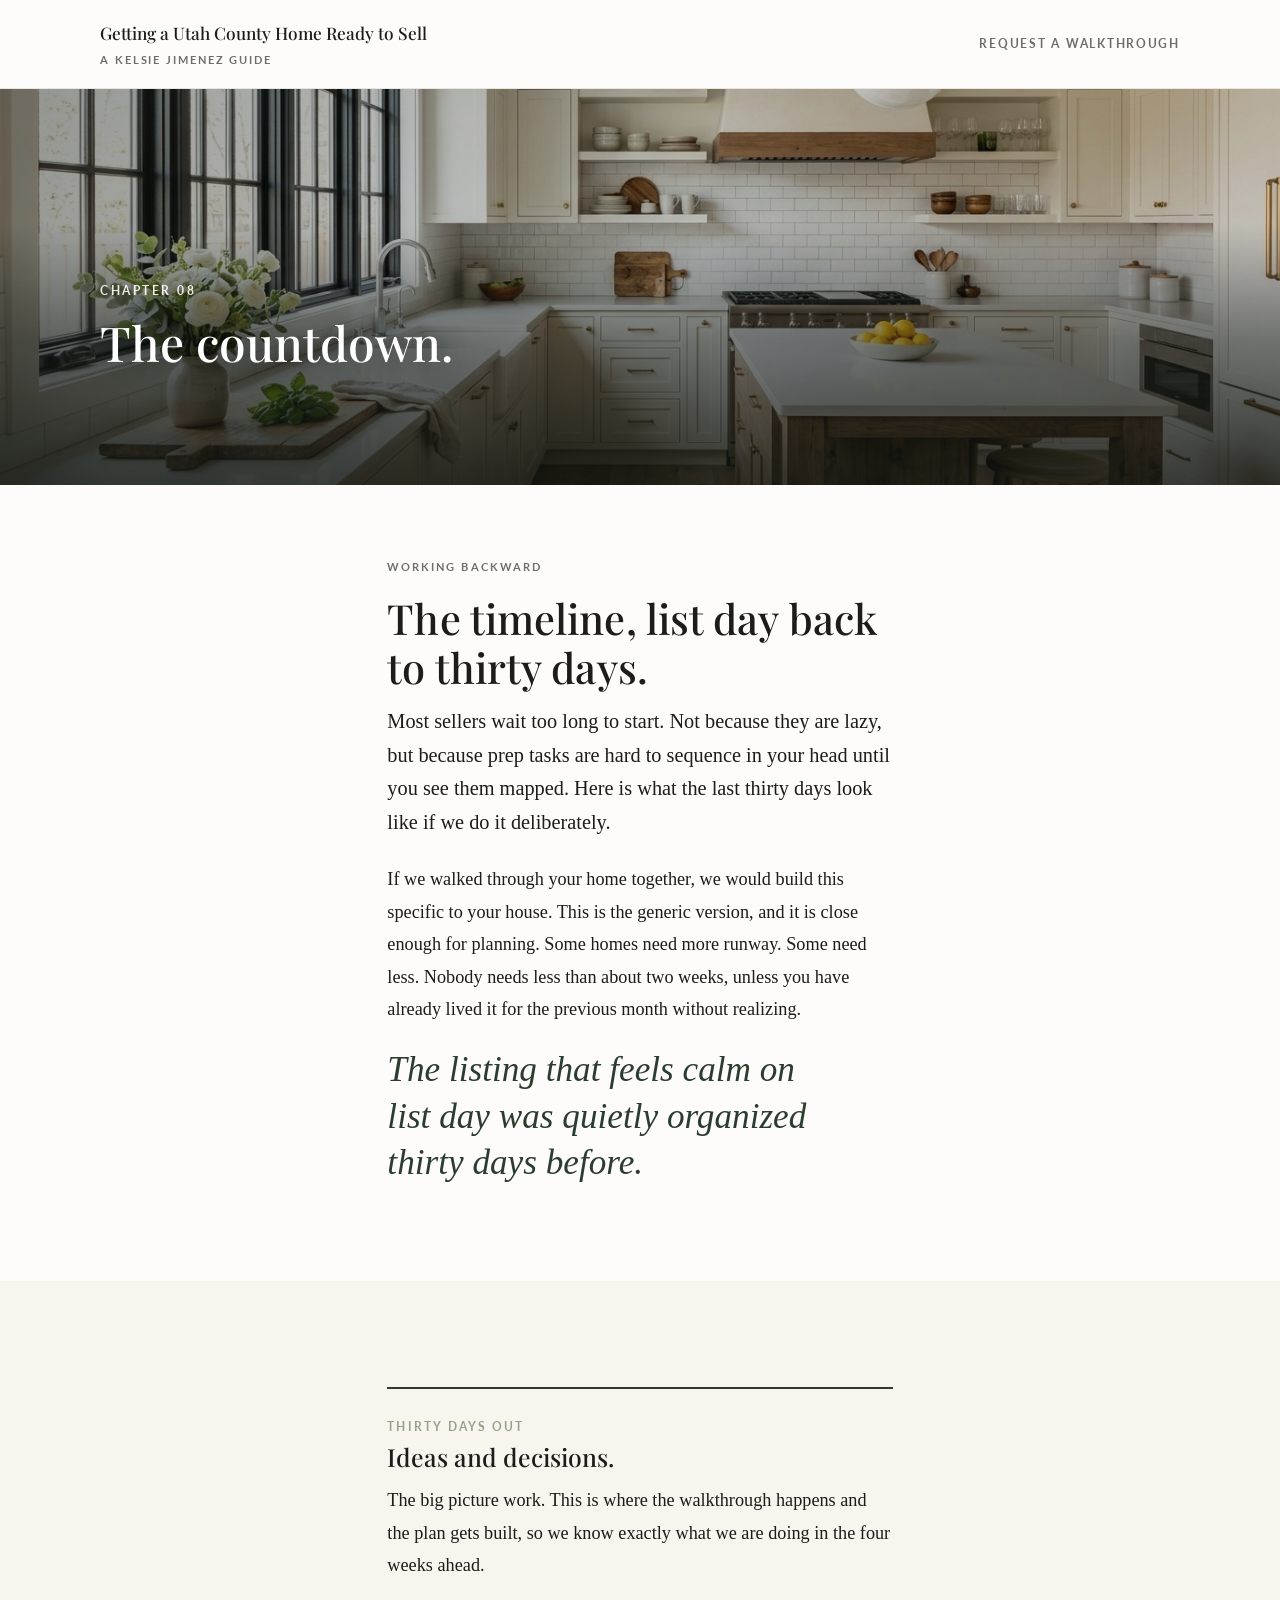
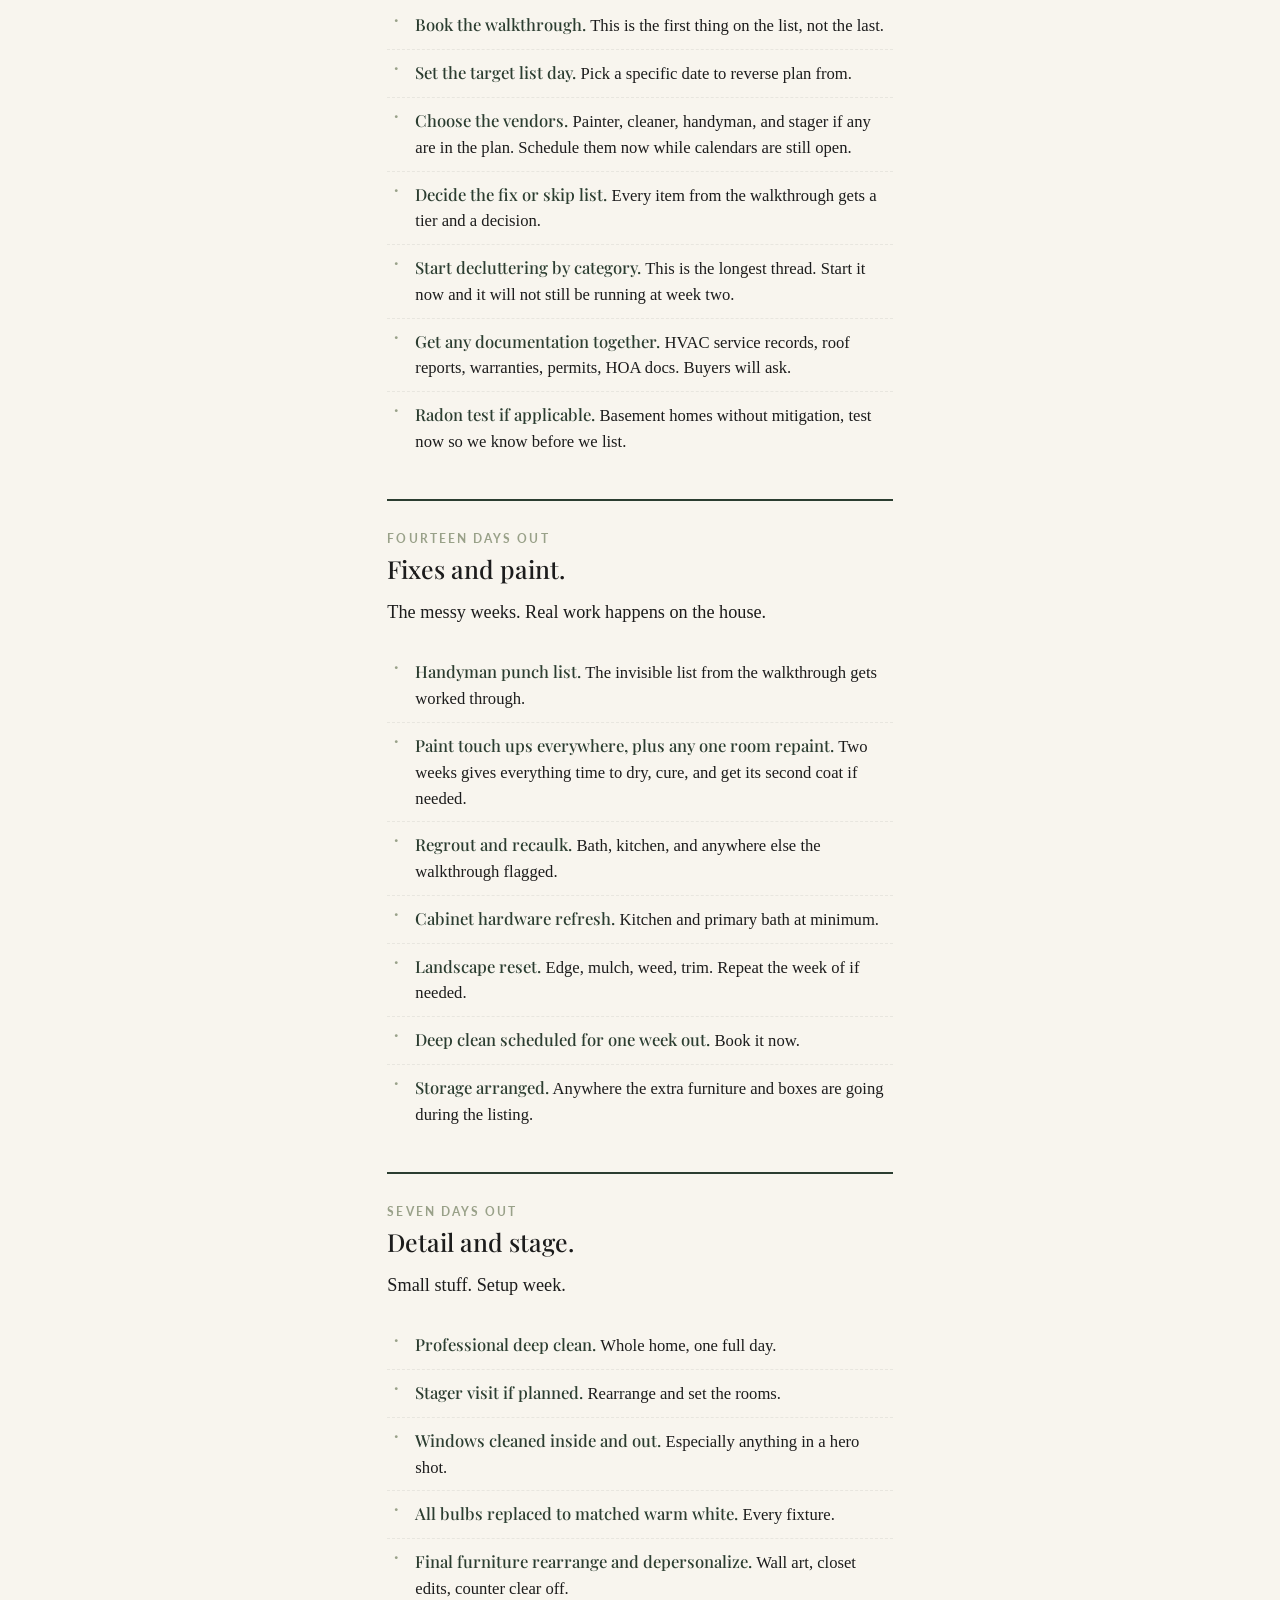
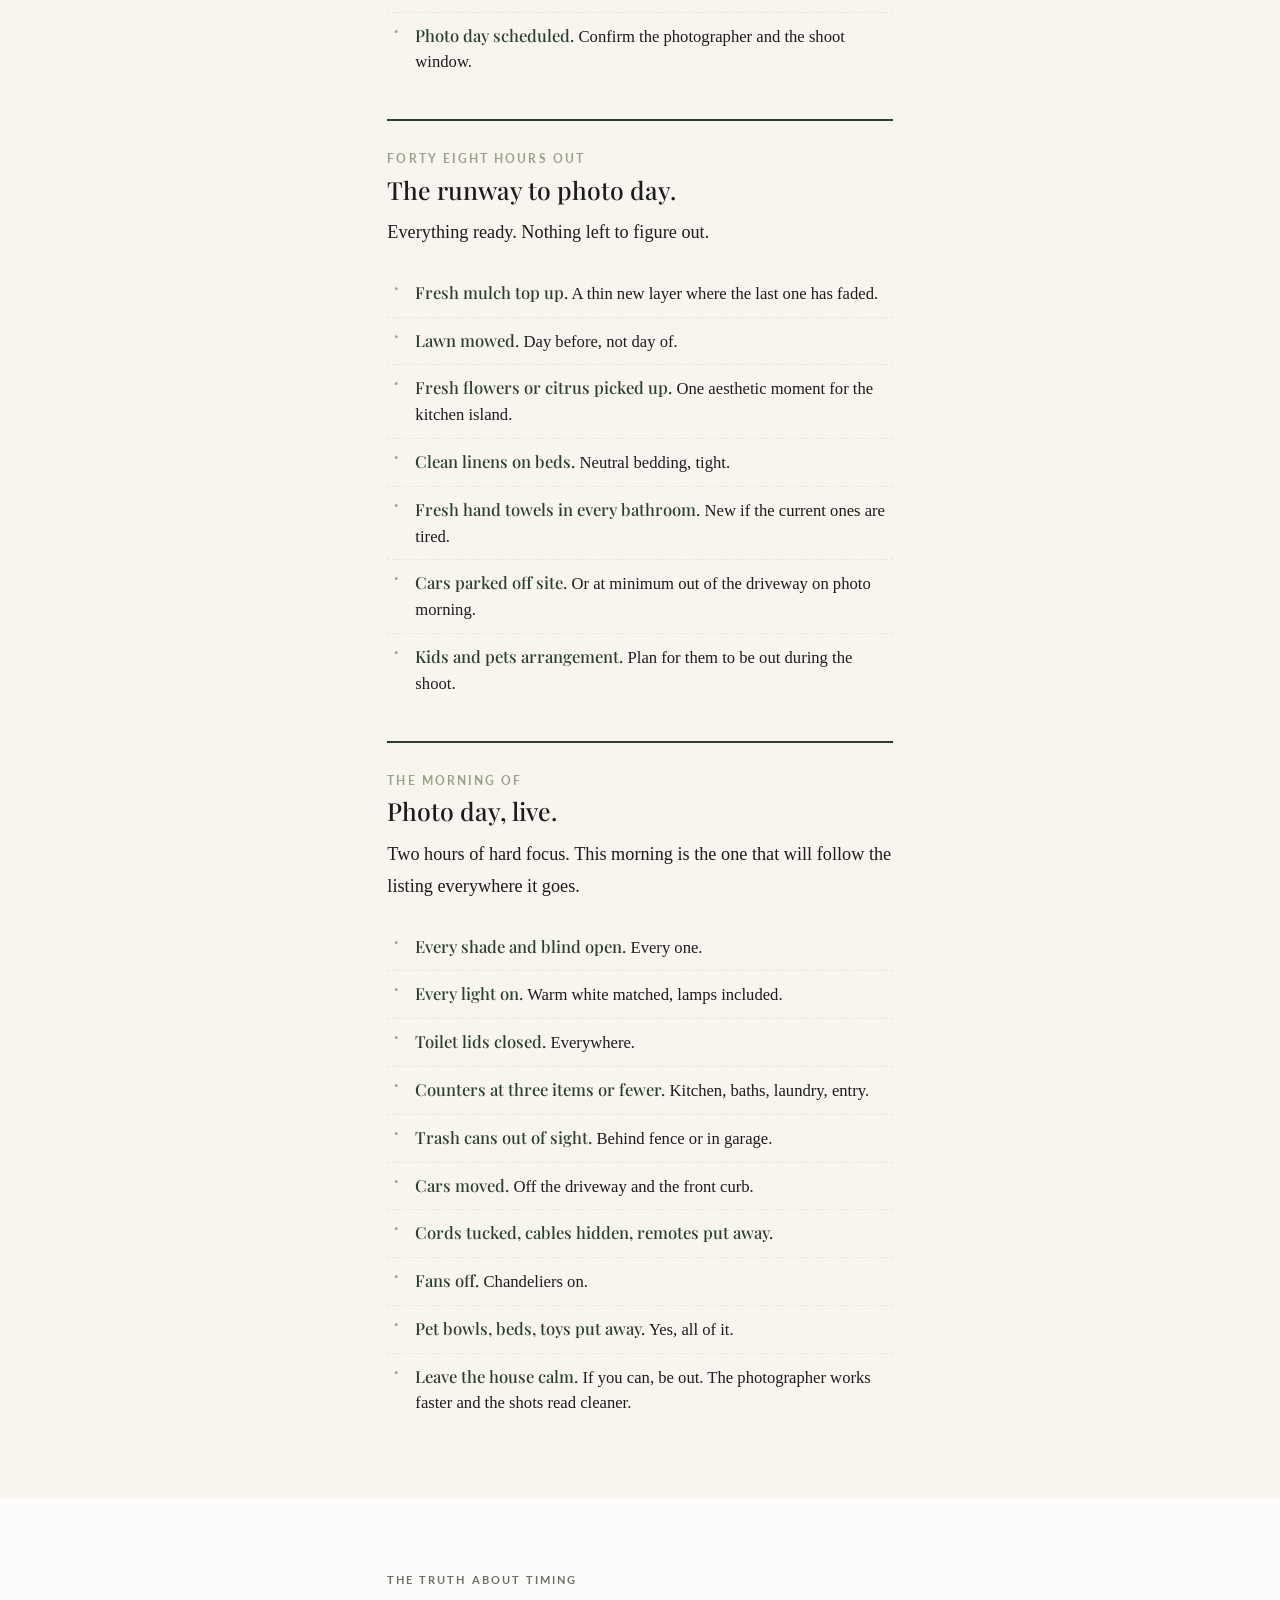
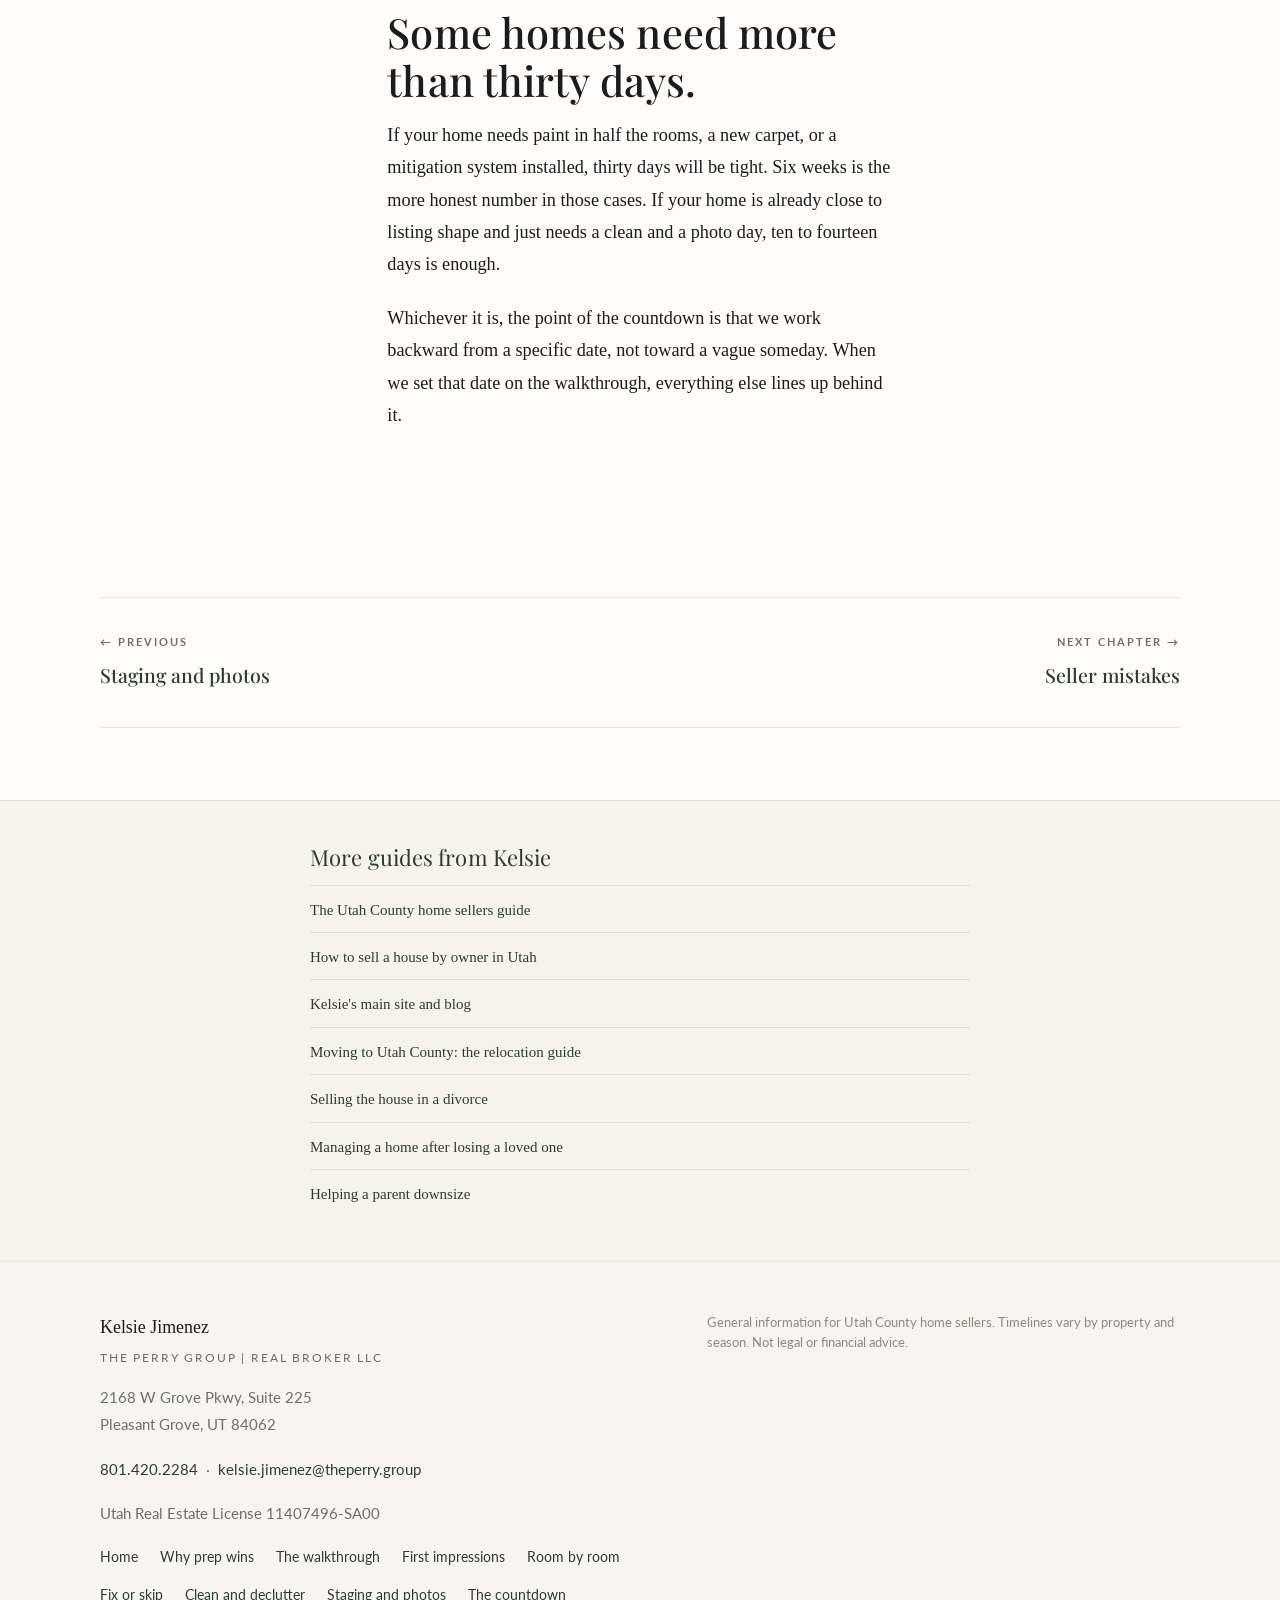
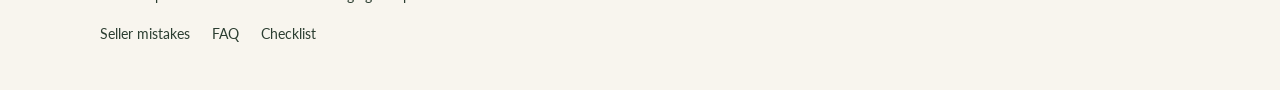
<file: the-countdown.html>
<!DOCTYPE html>
<html lang="en">
<head>
<!-- Google tag (gtag.js) -->
<script async src="https://www.googletagmanager.com/gtag/js?id=G-YQR8LKWMLH"></script>
<script>
  window.dataLayer = window.dataLayer || [];
  function gtag(){dataLayer.push(arguments);}
  gtag('js', new Date());
  gtag('config', 'G-YQR8LKWMLH');
</script>
<script id="kj-lead-events">
document.addEventListener('click',function(e){var a=e.target.closest&&e.target.closest('a[href^="sms:"],a[href^="tel:"]');if(a&&window.gtag){gtag('event',a.getAttribute('href').indexOf('sms:')===0?'text_me_click':'call_click',{link_url:a.getAttribute('href'),page_title:document.title,transport_type:'beacon'});}},true);
document.addEventListener('submit',function(e){if(window.gtag){gtag('event','generate_lead',{form_id:(e.target&&e.target.id)||'',page_title:document.title,transport_type:'beacon'});}},true);
</script>

<meta charset="UTF-8" />
<meta name="viewport" content="width=device-width, initial-scale=1.0" />
<title>The Countdown, 30 Days to Listing | Listing Prep Guide</title>
<meta name="description" content="A pre listing timeline working backward from list day. What to do at 30 days out, 14 days, 7 days, 48 hours, and the morning of." />
<link rel="canonical" href="https://listingprep.kelsiejimenez.com/the-countdown.html" />
<meta property="og:type" content="article" />
<meta property="og:title" content="The Countdown, 30 Days to Listing" />
<meta property="og:description" content="A pre listing timeline working backward from list day." />
<meta property="og:url" content="https://listingprep.kelsiejimenez.com/the-countdown.html" />
<meta property="og:image" content="https://listingprep.kelsiejimenez.com/hero.jpg" />
<meta name="twitter:card" content="summary_large_image" />
<meta name="twitter:title" content="The Countdown, 30 Days to Listing" />
<meta name="twitter:description" content="A pre listing timeline working backward from list day." />
<meta name="twitter:image" content="https://listingprep.kelsiejimenez.com/hero.jpg" />
<script type="application/ld+json">{"@context":"https://schema.org","@type":"Article","headline":"The Countdown, 30 Days to Listing","description":"A pre listing timeline working backward from list day.","url":"https://listingprep.kelsiejimenez.com/the-countdown.html","author":{"@type":"Person","name":"Kelsie Jimenez"},"publisher":{"@type":"RealEstateAgent","name":"Kelsie Jimenez","logo":{"@type":"ImageObject","url":"https://kelsiejimenez.com/wp-content/uploads/2026/06/headshot.jpg"}},"mainEntityOfPage":"https://listingprep.kelsiejimenez.com/the-countdown.html"}</script>
<link rel="preconnect" href="https://fonts.googleapis.com" />
<link rel="preconnect" href="https://fonts.gstatic.com" crossorigin />
<link href="https://fonts.googleapis.com/css2?family=Lato:wght@400;700&family=Playfair+Display:wght@400;500;600&display=swap" rel="stylesheet" />
<style>
:root{--bg:#FDFCFA;--bg-warm:#F8F5EE;--sand:#F2E8D5;--ink:#1C1C1C;--ink-soft:#6E6E68;--forest:#2B3D30;--forest-2:#344A39;--bar:#1b2620;--sage:#99A189;--line:#E8E6DF;--cream:#F2E8D5;--display:"Playfair Display",Georgia,serif;--body:"Times New Roman",Times,serif;--util:"Lato",system-ui,sans-serif;--maxw:1140px;--readw:62ch;}
*{box-sizing:border-box;}html{scroll-behavior:smooth;}@media (prefers-reduced-motion:reduce){html{scroll-behavior:auto;}}
body{margin:0;background:var(--bg);color:var(--ink);font-family:var(--body);font-size:1.14rem;line-height:1.78;-webkit-font-smoothing:antialiased;text-rendering:optimizeLegibility;}
.wrap{max-width:var(--maxw);margin:0 auto;padding:0 30px;}.read{max-width:var(--readw);}
h1,h2,h3{font-family:var(--display);font-weight:500;line-height:1.16;margin:0;}
p{margin:0 0 1.15em;}a{color:var(--forest);text-underline-offset:3px;}
.label{font-family:var(--util);text-transform:uppercase;letter-spacing:.18em;font-size:.7rem;font-weight:700;color:var(--ink-soft);margin:0 0 18px;display:block;}
section{padding:72px 0;}.band-warm{background:var(--bg-warm);}
h2{font-size:clamp(1.9rem,3.4vw,2.6rem);margin-bottom:14px;letter-spacing:.1px;}
.lede{font-size:1.27rem;line-height:1.66;color:var(--ink);}
.topbar{border-bottom:1px solid var(--line);background:var(--bg);position:sticky;top:0;z-index:20;}
.topbar .wrap{display:flex;align-items:center;justify-content:space-between;padding-top:18px;padding-bottom:18px;}
.topbar .brand{font-family:var(--display);font-size:1.08rem;font-weight:500;color:var(--ink);text-decoration:none;}
.topbar .brand-sub{display:block;font-family:var(--util);font-size:.66rem;letter-spacing:.18em;text-transform:uppercase;color:var(--ink-soft);margin-top:2px;font-weight:700;}
.topbar .top-cta{font-family:var(--util);font-size:.78rem;letter-spacing:.14em;text-transform:uppercase;font-weight:700;color:var(--ink-soft);text-decoration:none;}
.topbar .top-cta:hover,.topbar .top-cta:focus{color:var(--forest);}
.hero-slim{position:relative;min-height:44vh;display:flex;flex-direction:column;justify-content:flex-end;overflow:hidden;background:var(--forest-2);}
.hero-slim .hero-img{position:absolute;inset:0;width:100%;height:100%;object-fit:cover;object-position:center;display:block;}
.hero-slim .hero-scrim{position:absolute;inset:0;background:linear-gradient(180deg,rgba(18,22,18,.18) 0%,rgba(18,22,18,.16) 34%,rgba(18,22,18,.55) 64%,rgba(18,22,18,.8) 100%),linear-gradient(100deg,rgba(18,22,18,.34) 0%,rgba(18,22,18,0) 55%);}
.hero-slim .hero-inner{position:relative;z-index:2;padding:60px 30px 44px;max-width:var(--maxw);margin:0 auto;color:#fff;width:100%;}
.hero-slim .hero-eyebrow{font-family:var(--util);font-size:11.5px;letter-spacing:.22em;text-transform:uppercase;opacity:.9;font-weight:700;margin-bottom:14px;display:block;color:#fff;}
.hero-slim .hero-title{font-family:var(--display);font-weight:500;font-size:clamp(1.9rem,4.4vw,3rem);line-height:1.1;margin:0;color:#fff;text-shadow:0 2px 24px rgba(0,0,0,.5);max-width:22ch;}
.pull{font-family:'Times New Roman',Georgia,serif;font-style:italic;font-weight:400;font-size:clamp(1.55rem,3vw,2.2rem);line-height:1.32;color:var(--forest);max-width:26ch;margin:22px 0;}
.phase{padding-top:28px;margin-top:34px;border-top:2px solid var(--forest);}
.phase-eyebrow{font-family:var(--util);font-size:.72rem;letter-spacing:.18em;text-transform:uppercase;color:var(--sage);font-weight:700;margin-bottom:6px;}
.phase h3{font-size:1.55rem;margin-bottom:12px;}
.phase-list{list-style:none;padding:0;margin:16px 0 0;}
.phase-list li{padding:10px 0 10px 28px;position:relative;border-bottom:1px dashed var(--line);font-size:1.04rem;line-height:1.55;}
.phase-list li::before{content:"·";position:absolute;left:6px;top:6px;color:var(--sage);font-size:1.5rem;line-height:1;}
.phase-list li:last-child{border-bottom:none;}
.phase-list li b{font-family:var(--display);font-weight:500;color:var(--forest);}
.pn{display:grid;grid-template-columns:1fr 1fr;gap:40px;border-top:1px solid var(--line);border-bottom:1px solid var(--line);padding:34px 0;}
@media (max-width:720px){.pn{grid-template-columns:1fr;gap:22px;}}
.pn a{color:var(--ink);text-decoration:none;display:block;}
.pn .plabel{font-family:var(--util);font-size:.7rem;letter-spacing:.18em;text-transform:uppercase;color:var(--ink-soft);font-weight:700;margin-bottom:6px;display:block;}
.pn .ptitle{font-family:var(--display);font-weight:500;font-size:1.22rem;color:var(--forest);}
.pn .right{text-align:right;}@media (max-width:720px){.pn .right{text-align:left;}}
footer{background:var(--bg-warm);border-top:1px solid var(--line);padding:50px 0 44px;font-family:var(--util);font-size:.95rem;color:var(--ink-soft);}
footer .wrap{display:grid;grid-template-columns:1.2fr 1fr;gap:40px;}
@media (max-width:720px){footer .wrap{grid-template-columns:1fr;gap:26px;}}
footer .fname{font-family:var(--body);color:var(--ink);font-size:1.12rem;}
footer .fname span{font-family:var(--util);display:block;font-size:.72rem;letter-spacing:.16em;text-transform:uppercase;color:var(--ink-soft);margin-top:4px;}
footer a{color:var(--forest);text-decoration:none;}footer a:hover{text-decoration:underline;}
.footer-nav{display:flex;flex-wrap:wrap;gap:14px 22px;margin-top:14px;}
.footer-nav a{font-family:var(--util);font-size:.86rem;}
.disclaimer{font-size:.8rem;line-height:1.62;color:#8B8B84;}
.reveal{opacity:0;transform:translateY(12px);transition:opacity .6s ease,transform .6s ease;}
.reveal.in{opacity:1;transform:none;}
@media (prefers-reduced-motion:reduce){.reveal{opacity:1;transform:none;transition:none;}}
a.skip{position:absolute;left:-9999px;}a.skip:focus{left:16px;top:16px;position:fixed;background:var(--bg);color:var(--forest);padding:10px 16px;border-radius:4px;z-index:50;border:1px solid var(--line);}
h1 em,h2 em,h3 em,h4 em,h5 em,h6 em,.pull{font-family:'Times New Roman',Georgia,serif;font-style:italic;}
</style>
</head>
<body>
<a class="skip" href="#main">Skip to article</a>
<header class="topbar"><div class="wrap"><a class="brand" href="/">Getting a Utah County Home Ready to Sell<span class="brand-sub">A Kelsie Jimenez Guide</span></a><a class="top-cta" href="/#walkthrough-form">Request a walkthrough</a></div></header>

<section class="hero-slim">
  <img class="hero-img" src="hero.jpg" alt="A Utah County home in the last days before it lists" />
  <div class="hero-scrim"></div>
  <div class="hero-inner">
    <span class="hero-eyebrow">Chapter 08</span>
    <h1 class="hero-title">The countdown.</h1>
  </div>
</section>

<main id="main">

<section>
  <div class="wrap read reveal">
    <span class="label">Working backward</span>
    <h2>The timeline, list day back to thirty days.</h2>
    <p class="lede">Most sellers wait too long to start. Not because they are lazy, but because prep tasks are hard to sequence in your head until you see them mapped. Here is what the last thirty days look like if we do it deliberately.</p>
    <p>If we walked through your home together, we would build this specific to your house. This is the generic version, and it is close enough for planning. Some homes need more runway. Some need less. Nobody needs less than about two weeks, unless you have already lived it for the previous month without realizing.</p>
    <p class="pull">The listing that feels calm on list day was quietly organized thirty days before.</p>
  </div>
</section>

<section class="band-warm">
  <div class="wrap read reveal">

    <div class="phase">
      <div class="phase-eyebrow">Thirty days out</div>
      <h3>Ideas and decisions.</h3>
      <p>The big picture work. This is where the walkthrough happens and the plan gets built, so we know exactly what we are doing in the four weeks ahead.</p>
      <ul class="phase-list">
        <li><b>Book the walkthrough.</b> This is the first thing on the list, not the last.</li>
        <li><b>Set the target list day.</b> Pick a specific date to reverse plan from.</li>
        <li><b>Choose the vendors.</b> Painter, cleaner, handyman, and stager if any are in the plan. Schedule them now while calendars are still open.</li>
        <li><b>Decide the fix or skip list.</b> Every item from the walkthrough gets a tier and a decision.</li>
        <li><b>Start decluttering by category.</b> This is the longest thread. Start it now and it will not still be running at week two.</li>
        <li><b>Get any documentation together.</b> HVAC service records, roof reports, warranties, permits, HOA docs. Buyers will ask.</li>
        <li><b>Radon test if applicable.</b> Basement homes without mitigation, test now so we know before we list.</li>
      </ul>
    </div>

    <div class="phase">
      <div class="phase-eyebrow">Fourteen days out</div>
      <h3>Fixes and paint.</h3>
      <p>The messy weeks. Real work happens on the house.</p>
      <ul class="phase-list">
        <li><b>Handyman punch list.</b> The invisible list from the walkthrough gets worked through.</li>
        <li><b>Paint touch ups everywhere, plus any one room repaint.</b> Two weeks gives everything time to dry, cure, and get its second coat if needed.</li>
        <li><b>Regrout and recaulk.</b> Bath, kitchen, and anywhere else the walkthrough flagged.</li>
        <li><b>Cabinet hardware refresh.</b> Kitchen and primary bath at minimum.</li>
        <li><b>Landscape reset.</b> Edge, mulch, weed, trim. Repeat the week of if needed.</li>
        <li><b>Deep clean scheduled for one week out.</b> Book it now.</li>
        <li><b>Storage arranged.</b> Anywhere the extra furniture and boxes are going during the listing.</li>
      </ul>
    </div>

    <div class="phase">
      <div class="phase-eyebrow">Seven days out</div>
      <h3>Detail and stage.</h3>
      <p>Small stuff. Setup week.</p>
      <ul class="phase-list">
        <li><b>Professional deep clean.</b> Whole home, one full day.</li>
        <li><b>Stager visit if planned.</b> Rearrange and set the rooms.</li>
        <li><b>Windows cleaned inside and out.</b> Especially anything in a hero shot.</li>
        <li><b>All bulbs replaced to matched warm white.</b> Every fixture.</li>
        <li><b>Final furniture rearrange and depersonalize.</b> Wall art, closet edits, counter clear off.</li>
        <li><b>Photo day scheduled.</b> Confirm the photographer and the shoot window.</li>
      </ul>
    </div>

    <div class="phase">
      <div class="phase-eyebrow">Forty eight hours out</div>
      <h3>The runway to photo day.</h3>
      <p>Everything ready. Nothing left to figure out.</p>
      <ul class="phase-list">
        <li><b>Fresh mulch top up.</b> A thin new layer where the last one has faded.</li>
        <li><b>Lawn mowed.</b> Day before, not day of.</li>
        <li><b>Fresh flowers or citrus picked up.</b> One aesthetic moment for the kitchen island.</li>
        <li><b>Clean linens on beds.</b> Neutral bedding, tight.</li>
        <li><b>Fresh hand towels in every bathroom.</b> New if the current ones are tired.</li>
        <li><b>Cars parked off site.</b> Or at minimum out of the driveway on photo morning.</li>
        <li><b>Kids and pets arrangement.</b> Plan for them to be out during the shoot.</li>
      </ul>
    </div>

    <div class="phase">
      <div class="phase-eyebrow">The morning of</div>
      <h3>Photo day, live.</h3>
      <p>Two hours of hard focus. This morning is the one that will follow the listing everywhere it goes.</p>
      <ul class="phase-list">
        <li><b>Every shade and blind open.</b> Every one.</li>
        <li><b>Every light on.</b> Warm white matched, lamps included.</li>
        <li><b>Toilet lids closed.</b> Everywhere.</li>
        <li><b>Counters at three items or fewer.</b> Kitchen, baths, laundry, entry.</li>
        <li><b>Trash cans out of sight.</b> Behind fence or in garage.</li>
        <li><b>Cars moved.</b> Off the driveway and the front curb.</li>
        <li><b>Cords tucked, cables hidden, remotes put away.</b></li>
        <li><b>Fans off.</b> Chandeliers on.</li>
        <li><b>Pet bowls, beds, toys put away.</b> Yes, all of it.</li>
        <li><b>Leave the house calm.</b> If you can, be out. The photographer works faster and the shots read cleaner.</li>
      </ul>
    </div>

  </div>
</section>

<section>
  <div class="wrap read reveal">
    <span class="label">The truth about timing</span>
    <h2>Some homes need more than thirty days.</h2>
    <p>If your home needs paint in half the rooms, a new carpet, or a mitigation system installed, thirty days will be tight. Six weeks is the more honest number in those cases. If your home is already close to listing shape and just needs a clean and a photo day, ten to fourteen days is enough.</p>
    <p>Whichever it is, the point of the countdown is that we work backward from a specific date, not toward a vague someday. When we set that date on the walkthrough, everything else lines up behind it.</p>
  </div>
</section>

<section><div class="wrap"><div class="pn"><a href="staging-light-photos.html"><span class="plabel">&larr; Previous</span><span class="ptitle">Staging and photos</span></a><a class="right" href="seller-mistakes.html"><span class="plabel">Next chapter &rarr;</span><span class="ptitle">Seller mistakes</span></a></div></div></section>

</main>


<!-- GUIDE NETWORK CROSS-LINKS -->
<nav class="guide-network-nav" aria-label="More guides from Kelsie" style="background:#F6F3EA; border-top:1px solid #E3DCCB; padding:44px 24px;">
  <div style="max-width:660px; margin:0 auto;">
    <h2 style="font-family:'Playfair Display',serif; font-weight:400; font-style:normal; font-size:22px; color:#2B3D30; margin:0 0 14px;">More guides from Kelsie</h2>
    <ul style="list-style:none; margin:0; padding:0;">
      <li style="padding:7px 0; border-top:1px solid #E3DCCB;"><a href="https://sellers.kelsiejimenez.com/" style="color:#2B3D30; text-decoration:none; font-family:'Times New Roman',Times,serif; font-size:15px;">The Utah County home sellers guide</a></li>
      <li style="padding:7px 0; border-top:1px solid #E3DCCB;"><a href="https://forsalebyowner.kelsiejimenez.com/" style="color:#2B3D30; text-decoration:none; font-family:'Times New Roman',Times,serif; font-size:15px;">How to sell a house by owner in Utah</a></li>
      <li style="padding:7px 0; border-top:1px solid #E3DCCB;"><a href="https://kelsiejimenez.com" style="color:#2B3D30; text-decoration:none; font-family:'Times New Roman',Times,serif; font-size:15px;">Kelsie's main site and blog</a></li>
      <li style="padding:7px 0; border-top:1px solid #E3DCCB;"><a href="https://guide.kelsiejimenez.com/" style="color:#2B3D30; text-decoration:none; font-family:'Times New Roman',Times,serif; font-size:15px;">Moving to Utah County: the relocation guide</a></li>
      <li style="padding:7px 0; border-top:1px solid #E3DCCB;"><a href="https://divorce.kelsiejimenez.com/" style="color:#2B3D30; text-decoration:none; font-family:'Times New Roman',Times,serif; font-size:15px;">Selling the house in a divorce</a></li>
      <li style="padding:7px 0; border-top:1px solid #E3DCCB;"><a href="https://probate.kelsiejimenez.com/" style="color:#2B3D30; text-decoration:none; font-family:'Times New Roman',Times,serif; font-size:15px;">Managing a home after losing a loved one</a></li>
      <li style="padding:7px 0; border-top:1px solid #E3DCCB;"><a href="https://downsizing.kelsiejimenez.com/" style="color:#2B3D30; text-decoration:none; font-family:'Times New Roman',Times,serif; font-size:15px;">Helping a parent downsize</a></li>
    </ul>
  </div>
</nav>
<footer>
  <div class="wrap">
    <div>
      <div class="fname">Kelsie Jimenez<span>The Perry Group | Real Broker LLC</span></div>
      <p style="margin-top:16px;">2168 W Grove Pkwy, Suite 225<br/>Pleasant Grove, UT 84062</p>
      <p><a href="tel:+18014202284">801.420.2284</a> &nbsp;&middot;&nbsp; <a href="mailto:kelsie.jimenez@theperry.group">kelsie.jimenez@theperry.group</a></p>
      <p>Utah Real Estate License 11407496-SA00</p>
      <div class="footer-nav"><a href="/">Home</a><a href="why-prep-wins.html">Why prep wins</a><a href="the-walkthrough.html">The walkthrough</a><a href="first-impressions.html">First impressions</a><a href="room-by-room.html">Room by room</a><a href="fix-or-skip.html">Fix or skip</a><a href="clean-declutter.html">Clean and declutter</a><a href="staging-light-photos.html">Staging and photos</a><a href="the-countdown.html">The countdown</a><a href="seller-mistakes.html">Seller mistakes</a><a href="faq.html">FAQ</a><a href="checklist.html">Checklist</a></div>
    </div>
    <div><p class="disclaimer">General information for Utah County home sellers. Timelines vary by property and season. Not legal or financial advice.</p></div>
  </div>
</footer>
<script>(function(){var reduce=window.matchMedia&&window.matchMedia('(prefers-reduced-motion: reduce)').matches;var items=document.querySelectorAll('.reveal');if(reduce||!('IntersectionObserver' in window)){items.forEach(function(el){el.classList.add('in');});return;}var obs=new IntersectionObserver(function(entries){entries.forEach(function(e){if(e.isIntersecting){e.target.classList.add('in');obs.unobserve(e.target);}});},{threshold:0.12});items.forEach(function(el){obs.observe(el);});})();</script>
</body></html>
</file>
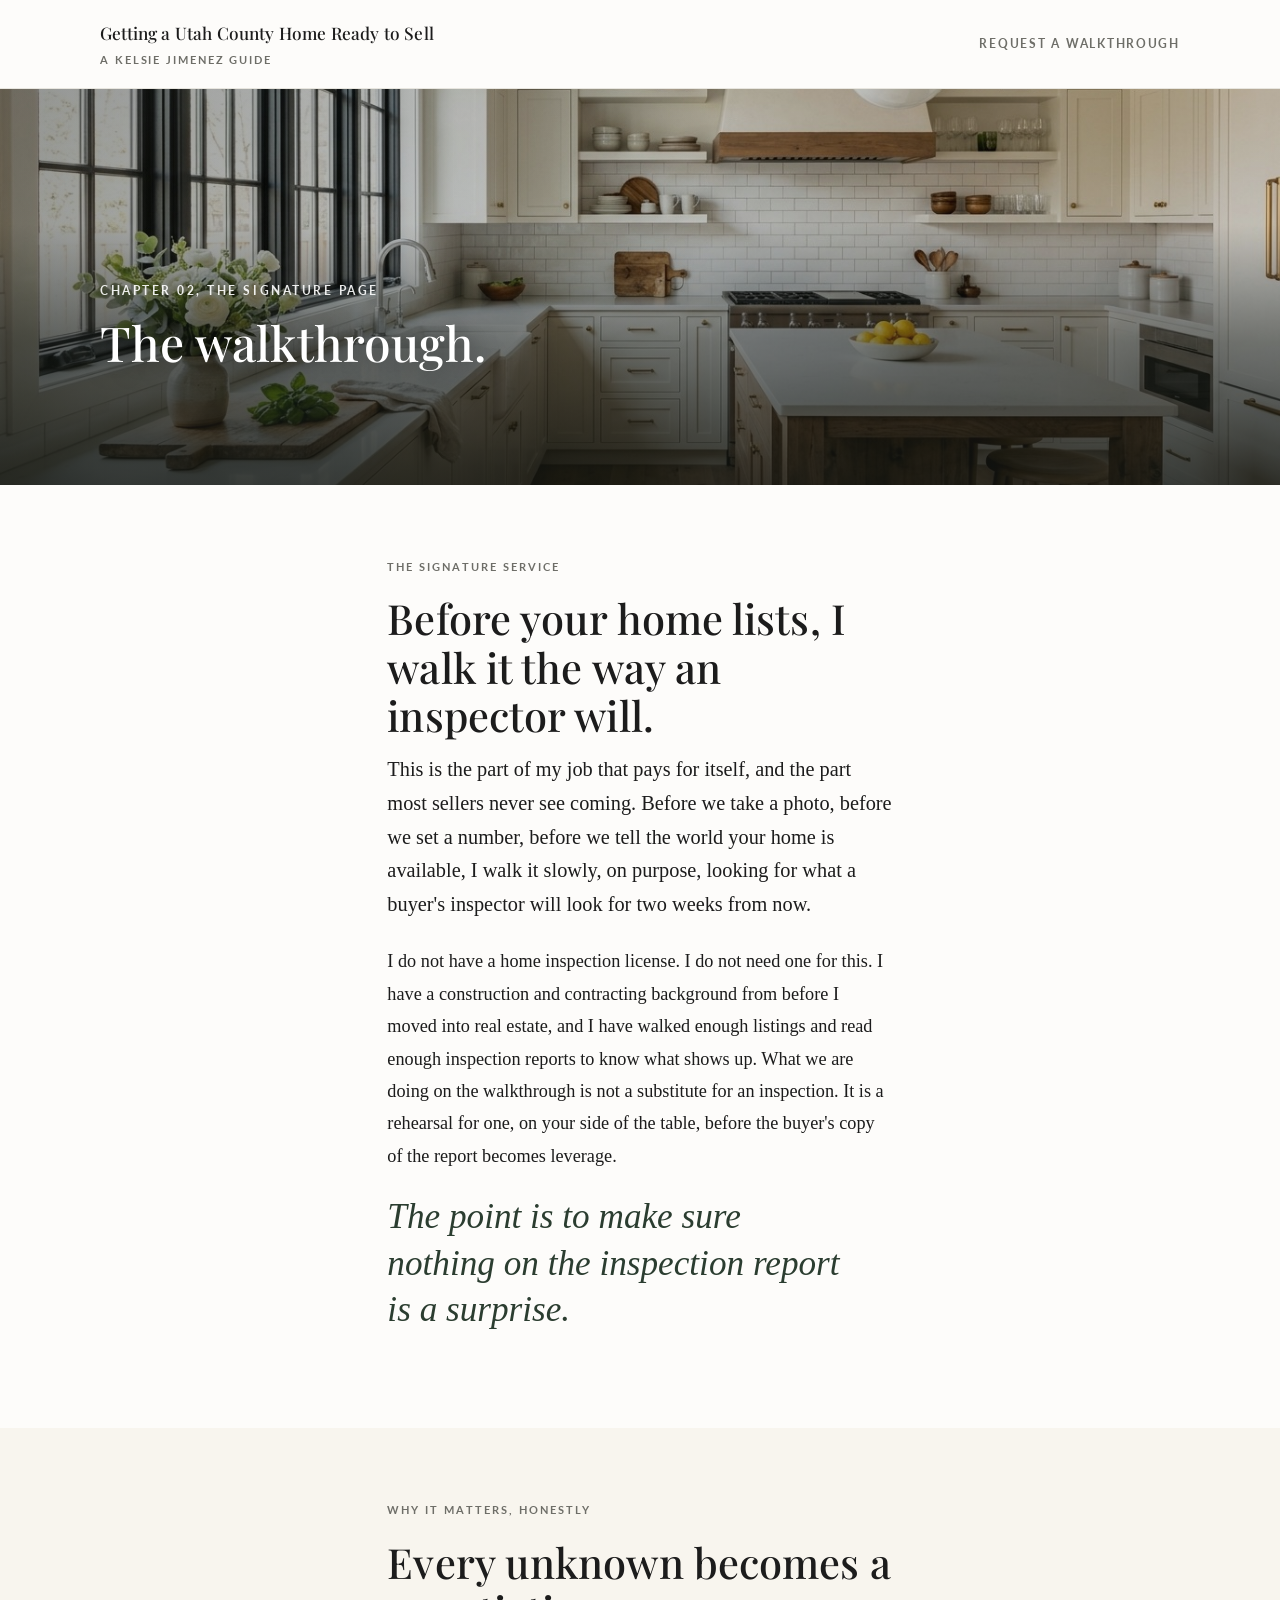
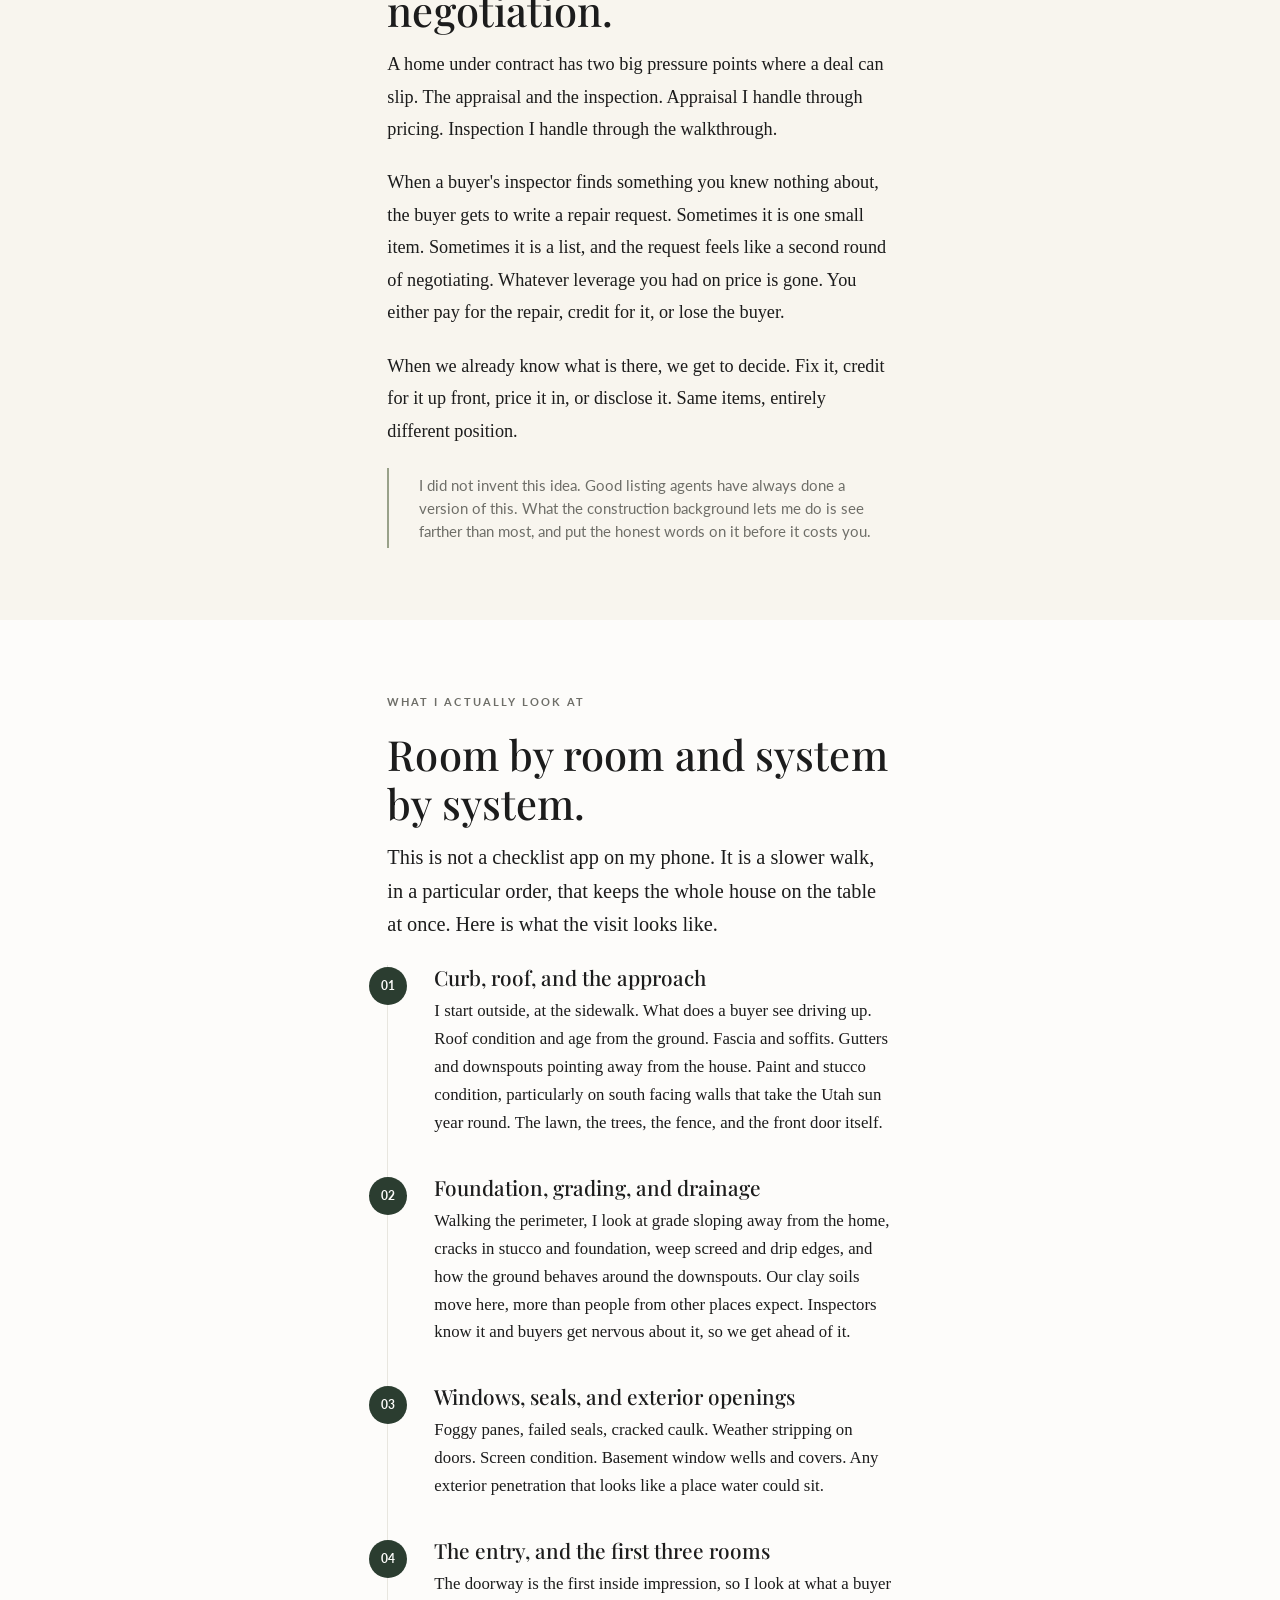
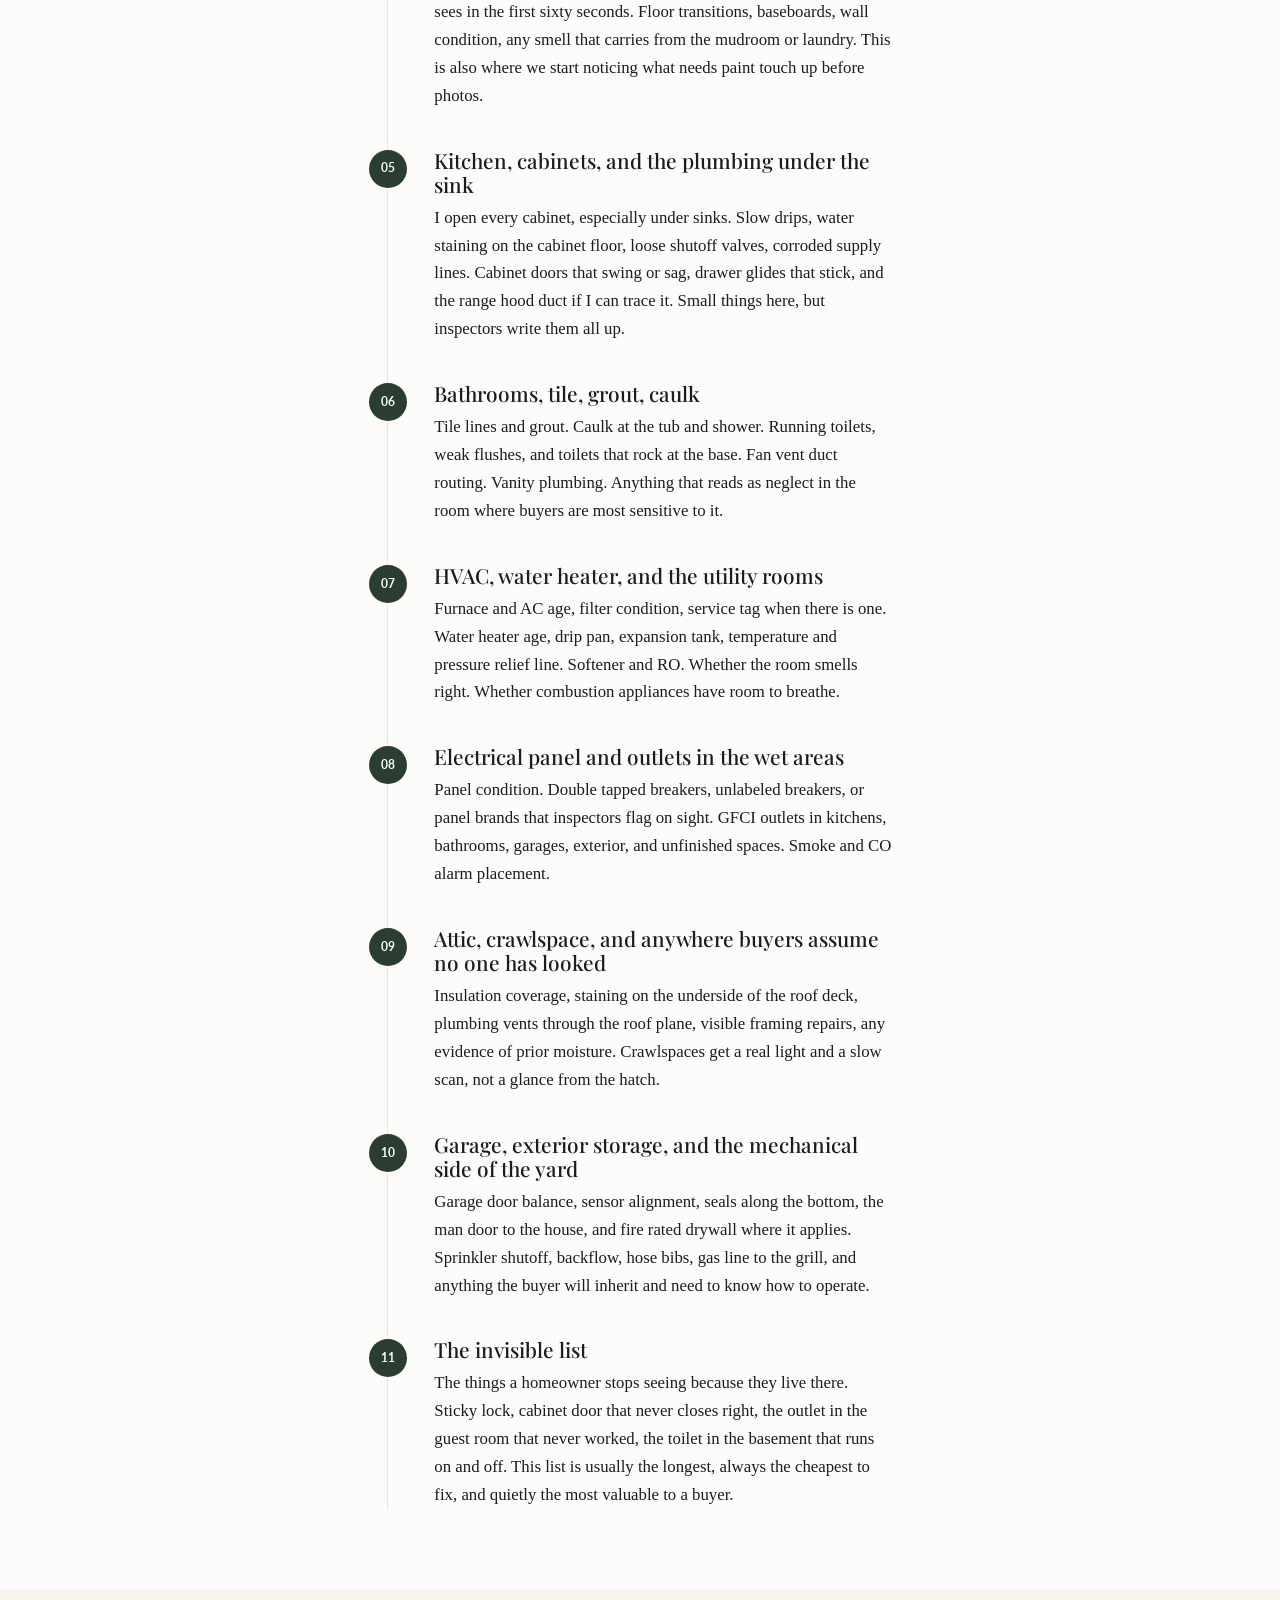
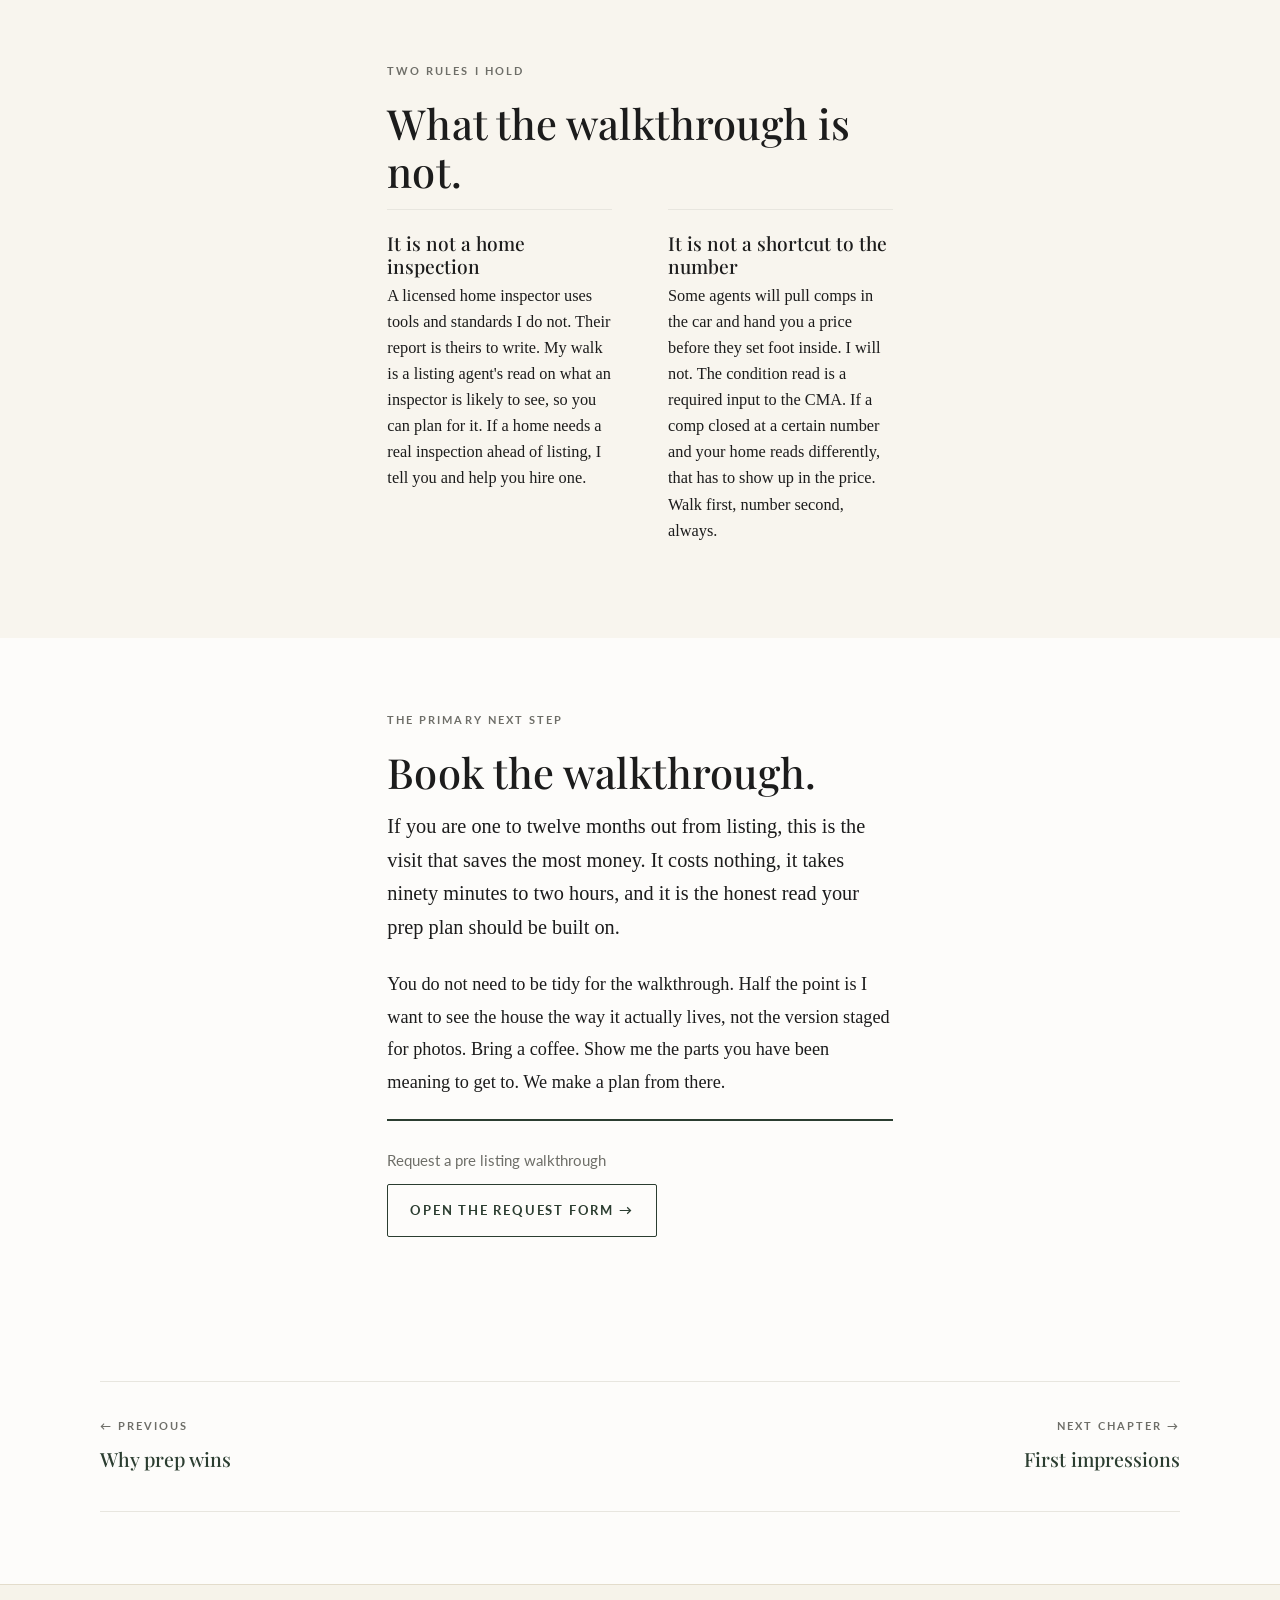
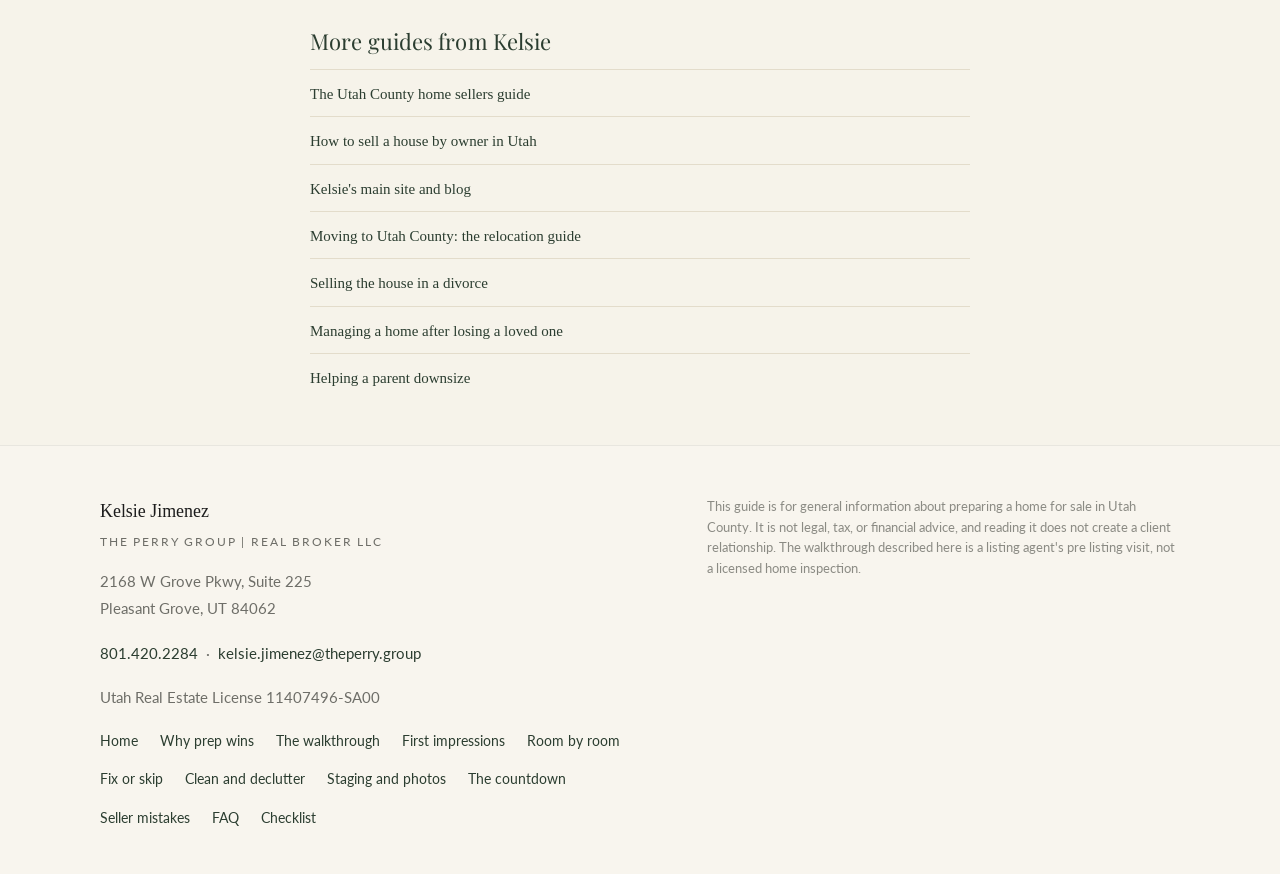
<file: the-walkthrough.html>
<!DOCTYPE html>
<html lang="en">
<head>
<!-- Google tag (gtag.js) -->
<script async src="https://www.googletagmanager.com/gtag/js?id=G-YQR8LKWMLH"></script>
<script>
  window.dataLayer = window.dataLayer || [];
  function gtag(){dataLayer.push(arguments);}
  gtag('js', new Date());
  gtag('config', 'G-YQR8LKWMLH');
</script>
<script id="kj-lead-events">
document.addEventListener('click',function(e){var a=e.target.closest&&e.target.closest('a[href^="sms:"],a[href^="tel:"]');if(a&&window.gtag){gtag('event',a.getAttribute('href').indexOf('sms:')===0?'text_me_click':'call_click',{link_url:a.getAttribute('href'),page_title:document.title,transport_type:'beacon'});}},true);
document.addEventListener('submit',function(e){if(window.gtag){gtag('event','generate_lead',{form_id:(e.target&&e.target.id)||'',page_title:document.title,transport_type:'beacon'});}},true);
</script>

<meta charset="UTF-8" />
<meta name="viewport" content="width=device-width, initial-scale=1.0" />
<title>The Pre Listing Walkthrough | Listing Prep Guide</title>
<meta name="description" content="What a listing agent with a construction background checks before your home lists. Room by room, system by system, before the buyer's inspector gets there." />
<link rel="canonical" href="https://listingprep.kelsiejimenez.com/the-walkthrough.html" />
<meta property="og:type" content="article" />
<meta property="og:title" content="The Pre Listing Walkthrough | Listing Prep Guide" />
<meta property="og:description" content="What I check before your home lists, room by room, system by system, so the buyer's inspector finds nothing you have not already handled." />
<meta property="og:url" content="https://listingprep.kelsiejimenez.com/the-walkthrough.html" />
<meta property="og:image" content="https://listingprep.kelsiejimenez.com/hero.jpg" />
<meta name="twitter:card" content="summary_large_image" />
<meta name="twitter:title" content="The Pre Listing Walkthrough | Listing Prep Guide" />
<meta name="twitter:description" content="What I check before your home lists, from a listing agent with a construction background." />
<meta name="twitter:image" content="https://listingprep.kelsiejimenez.com/hero.jpg" />
<script type="application/ld+json">
{
  "@context":"https://schema.org",
  "@type":"Article",
  "headline":"The Pre Listing Walkthrough",
  "description":"What I check before your home lists, room by room and system by system, from a listing agent with a construction background.",
  "url":"https://listingprep.kelsiejimenez.com/the-walkthrough.html",
  "author":{"@type":"Person","name":"Kelsie Jimenez"},
  "publisher":{"@type":"RealEstateAgent","name":"Kelsie Jimenez","logo":{"@type":"ImageObject","url":"https://kelsiejimenez.com/wp-content/uploads/2026/06/headshot.jpg"}},
  "mainEntityOfPage":"https://listingprep.kelsiejimenez.com/the-walkthrough.html"
}
</script>

<link rel="preconnect" href="https://fonts.googleapis.com" />
<link rel="preconnect" href="https://fonts.gstatic.com" crossorigin />
<link href="https://fonts.googleapis.com/css2?family=Lato:wght@400;700&family=Playfair+Display:wght@400;500;600&display=swap" rel="stylesheet" />

<style>
  :root{--bg:#FDFCFA;--bg-warm:#F8F5EE;--sand:#F2E8D5;--ink:#1C1C1C;--ink-soft:#6E6E68;--forest:#2B3D30;--forest-2:#344A39;--bar:#1b2620;--sage:#99A189;--line:#E8E6DF;--cream:#F2E8D5;--display:"Playfair Display",Georgia,serif;--body:"Times New Roman",Times,serif;--util:"Lato",system-ui,sans-serif;--maxw:1140px;--readw:62ch;}
  *{box-sizing:border-box;} html{scroll-behavior:smooth;} @media (prefers-reduced-motion:reduce){html{scroll-behavior:auto;}}
  body{margin:0;background:var(--bg);color:var(--ink);font-family:var(--body);font-size:1.14rem;line-height:1.78;-webkit-font-smoothing:antialiased;text-rendering:optimizeLegibility;}
  .wrap{max-width:var(--maxw);margin:0 auto;padding:0 30px;} .read{max-width:var(--readw);}
  h1,h2,h3{font-family:var(--display);font-weight:500;line-height:1.16;margin:0;}
  p{margin:0 0 1.15em;} a{color:var(--forest);text-underline-offset:3px;}
  .label{font-family:var(--util);text-transform:uppercase;letter-spacing:.18em;font-size:.7rem;font-weight:700;color:var(--ink-soft);margin:0 0 18px;display:block;}
  section{padding:72px 0;} .band-warm{background:var(--bg-warm);}
  h2{font-size:clamp(1.9rem,3.4vw,2.6rem);margin-bottom:14px;letter-spacing:.1px;}
  .lede{font-size:1.27rem;line-height:1.66;color:var(--ink);} .section-head{margin-bottom:34px;}
  .topbar{border-bottom:1px solid var(--line);background:var(--bg);position:sticky;top:0;z-index:20;}
  .topbar .wrap{display:flex;align-items:center;justify-content:space-between;padding-top:18px;padding-bottom:18px;}
  .topbar .brand{font-family:var(--display);font-size:1.08rem;font-weight:500;color:var(--ink);text-decoration:none;letter-spacing:.01em;}
  .topbar .brand-sub{display:block;font-family:var(--util);font-size:.66rem;letter-spacing:.18em;text-transform:uppercase;color:var(--ink-soft);margin-top:2px;font-weight:700;}
  .topbar .top-cta{font-family:var(--util);font-size:.78rem;letter-spacing:.14em;text-transform:uppercase;font-weight:700;color:var(--ink-soft);text-decoration:none;}
  .topbar .top-cta:hover,.topbar .top-cta:focus{color:var(--forest);}
  .hero-slim{position:relative;min-height:44vh;display:flex;flex-direction:column;justify-content:flex-end;overflow:hidden;background:var(--forest-2);}
  .hero-slim .hero-img{position:absolute;inset:0;width:100%;height:100%;object-fit:cover;object-position:center;display:block;}
  .hero-slim .hero-scrim{position:absolute;inset:0;background:linear-gradient(180deg,rgba(18,22,18,.18) 0%,rgba(18,22,18,.16) 34%,rgba(18,22,18,.55) 64%,rgba(18,22,18,.8) 100%),linear-gradient(100deg,rgba(18,22,18,.34) 0%,rgba(18,22,18,0) 55%);}
  .hero-slim .hero-inner{position:relative;z-index:2;padding:60px 30px 44px;max-width:var(--maxw);margin:0 auto;color:#fff;width:100%;}
  .hero-slim .hero-eyebrow{font-family:var(--util);font-size:11.5px;letter-spacing:.22em;text-transform:uppercase;opacity:.9;font-weight:700;margin-bottom:14px;display:block;color:#fff;}
  .hero-slim .hero-title{font-family:var(--display);font-weight:500;font-size:clamp(1.9rem,4.4vw,3rem);line-height:1.1;margin:0;color:#fff;text-shadow:0 2px 24px rgba(0,0,0,.5);max-width:22ch;}
  .pull{font-family:'Times New Roman',Georgia,serif;font-style:italic;font-weight:400;font-size:clamp(1.55rem,3vw,2.2rem);line-height:1.32;color:var(--forest);max-width:26ch;margin:22px 0;}
  .panel{border-left:2px solid var(--sage);padding:6px 0 6px 30px;margin-top:16px;}
  .panel .fine{font-family:var(--util);font-size:.92rem;line-height:1.55;color:var(--ink-soft);margin:0;}
  .steplist{list-style:none;margin:14px 0 0;padding:0;border-left:1px solid var(--line);counter-reset:step;}
  .steplist li{position:relative;padding:0 0 30px 46px;counter-increment:step;list-style:none;}
  .steplist li:last-child{padding-bottom:0;}
  .steplist li::before{content:counter(step,decimal-leading-zero);position:absolute;left:-19px;top:2px;width:38px;height:38px;border-radius:50%;background:var(--forest);color:var(--bg);font-family:var(--util);font-size:.78rem;font-weight:700;display:flex;align-items:center;justify-content:center;}
  .steplist h3{font-size:1.3rem;margin-bottom:8px;}
  .steplist p{font-size:1.05rem;line-height:1.66;margin:0 0 8px;color:var(--ink);}
  .factors{display:grid;grid-template-columns:1fr 1fr;gap:6px 56px;margin-top:6px;}
  @media (max-width:720px){.factors{grid-template-columns:1fr;}}
  .factor{padding:22px 0;border-top:1px solid var(--line);}
  .factor h3{font-size:1.2rem;margin-bottom:6px;} .factor p{font-size:1.02rem;line-height:1.6;margin:0;color:var(--ink);}
  .cta-block{border-top:2px solid var(--forest);padding-top:26px;margin-top:20px;}
  .cta-block .btn-out{display:inline-block;font-family:var(--util);font-size:.8rem;letter-spacing:.14em;text-transform:uppercase;font-weight:700;color:var(--forest);text-decoration:none;border:1px solid var(--forest);padding:14px 22px;border-radius:2px;margin-top:10px;}
  .cta-block .btn-out:hover{background:var(--forest);color:var(--bg);}
  .pn{display:grid;grid-template-columns:1fr 1fr;gap:40px;border-top:1px solid var(--line);border-bottom:1px solid var(--line);padding:34px 0;}
  @media (max-width:720px){.pn{grid-template-columns:1fr;gap:22px;}}
  .pn a{color:var(--ink);text-decoration:none;display:block;}
  .pn .plabel{font-family:var(--util);font-size:.7rem;letter-spacing:.18em;text-transform:uppercase;color:var(--ink-soft);font-weight:700;margin-bottom:6px;display:block;}
  .pn .ptitle{font-family:var(--display);font-weight:500;font-size:1.22rem;color:var(--forest);}
  .pn .right{text-align:right;} @media (max-width:720px){.pn .right{text-align:left;}}
  footer{background:var(--bg-warm);border-top:1px solid var(--line);padding:50px 0 44px;font-family:var(--util);font-size:.95rem;color:var(--ink-soft);}
  footer .wrap{display:grid;grid-template-columns:1.2fr 1fr;gap:40px;}
  @media (max-width:720px){footer .wrap{grid-template-columns:1fr;gap:26px;}}
  footer .fname{font-family:var(--body);color:var(--ink);font-size:1.12rem;}
  footer .fname span{font-family:var(--util);display:block;font-size:.72rem;letter-spacing:.16em;text-transform:uppercase;color:var(--ink-soft);margin-top:4px;}
  footer a{color:var(--forest);text-decoration:none;} footer a:hover{text-decoration:underline;}
  .footer-nav{display:flex;flex-wrap:wrap;gap:14px 22px;margin-top:14px;}
  .footer-nav a{font-family:var(--util);font-size:.86rem;}
  .disclaimer{font-size:.8rem;line-height:1.62;color:#8B8B84;}
  .reveal{opacity:0;transform:translateY(12px);transition:opacity .6s ease,transform .6s ease;}
  .reveal.in{opacity:1;transform:none;}
  @media (prefers-reduced-motion:reduce){.reveal{opacity:1;transform:none;transition:none;}}
  a.skip{position:absolute;left:-9999px;}
  a.skip:focus{left:16px;top:16px;position:fixed;background:var(--bg);color:var(--forest);padding:10px 16px;border-radius:4px;z-index:50;border:1px solid var(--line);}
  h1 em,h2 em,h3 em,h4 em,h5 em,h6 em,.pull{font-family:'Times New Roman',Georgia,serif;font-style:italic;}
</style>
</head>
<body>
<a class="skip" href="#main">Skip to article</a>

<header class="topbar">
  <div class="wrap">
    <a class="brand" href="/">Getting a Utah County Home Ready to Sell<span class="brand-sub">A Kelsie Jimenez Guide</span></a>
    <a class="top-cta" href="#walkthrough-form">Request a walkthrough</a>
  </div>
</header>

<section class="hero-slim">
  <img class="hero-img" src="hero.jpg" alt="A quiet Utah County entryway on the day before a listing goes live" />
  <div class="hero-scrim"></div>
  <div class="hero-inner">
    <span class="hero-eyebrow">Chapter 02, the signature page</span>
    <h1 class="hero-title">The walkthrough.</h1>
  </div>
</section>

<main id="main">

<section>
  <div class="wrap read reveal">
    <span class="label">The signature service</span>
    <h2>Before your home lists, I walk it the way an inspector will.</h2>
    <p class="lede">This is the part of my job that pays for itself, and the part most sellers never see coming. Before we take a photo, before we set a number, before we tell the world your home is available, I walk it slowly, on purpose, looking for what a buyer's inspector will look for two weeks from now.</p>
    <p>I do not have a home inspection license. I do not need one for this. I have a construction and contracting background from before I moved into real estate, and I have walked enough listings and read enough inspection reports to know what shows up. What we are doing on the walkthrough is not a substitute for an inspection. It is a rehearsal for one, on your side of the table, before the buyer's copy of the report becomes leverage.</p>
    <p class="pull">The point is to make sure nothing on the inspection report is a surprise.</p>
  </div>
</section>

<section class="band-warm">
  <div class="wrap read reveal">
    <span class="label">Why it matters, honestly</span>
    <h2>Every unknown becomes a negotiation.</h2>
    <p>A home under contract has two big pressure points where a deal can slip. The appraisal and the inspection. Appraisal I handle through pricing. Inspection I handle through the walkthrough.</p>
    <p>When a buyer's inspector finds something you knew nothing about, the buyer gets to write a repair request. Sometimes it is one small item. Sometimes it is a list, and the request feels like a second round of negotiating. Whatever leverage you had on price is gone. You either pay for the repair, credit for it, or lose the buyer.</p>
    <p>When we already know what is there, we get to decide. Fix it, credit for it up front, price it in, or disclose it. Same items, entirely different position.</p>
    <div class="panel"><p class="fine">I did not invent this idea. Good listing agents have always done a version of this. What the construction background lets me do is see farther than most, and put the honest words on it before it costs you.</p></div>
  </div>
</section>

<section>
  <div class="wrap read reveal">
    <span class="label">What I actually look at</span>
    <h2>Room by room and system by system.</h2>
    <p class="lede">This is not a checklist app on my phone. It is a slower walk, in a particular order, that keeps the whole house on the table at once. Here is what the visit looks like.</p>
    <ol class="steplist">
      <li>
        <h3>Curb, roof, and the approach</h3>
        <p>I start outside, at the sidewalk. What does a buyer see driving up. Roof condition and age from the ground. Fascia and soffits. Gutters and downspouts pointing away from the house. Paint and stucco condition, particularly on south facing walls that take the Utah sun year round. The lawn, the trees, the fence, and the front door itself.</p>
      </li>
      <li>
        <h3>Foundation, grading, and drainage</h3>
        <p>Walking the perimeter, I look at grade sloping away from the home, cracks in stucco and foundation, weep screed and drip edges, and how the ground behaves around the downspouts. Our clay soils move here, more than people from other places expect. Inspectors know it and buyers get nervous about it, so we get ahead of it.</p>
      </li>
      <li>
        <h3>Windows, seals, and exterior openings</h3>
        <p>Foggy panes, failed seals, cracked caulk. Weather stripping on doors. Screen condition. Basement window wells and covers. Any exterior penetration that looks like a place water could sit.</p>
      </li>
      <li>
        <h3>The entry, and the first three rooms</h3>
        <p>The doorway is the first inside impression, so I look at what a buyer sees in the first sixty seconds. Floor transitions, baseboards, wall condition, any smell that carries from the mudroom or laundry. This is also where we start noticing what needs paint touch up before photos.</p>
      </li>
      <li>
        <h3>Kitchen, cabinets, and the plumbing under the sink</h3>
        <p>I open every cabinet, especially under sinks. Slow drips, water staining on the cabinet floor, loose shutoff valves, corroded supply lines. Cabinet doors that swing or sag, drawer glides that stick, and the range hood duct if I can trace it. Small things here, but inspectors write them all up.</p>
      </li>
      <li>
        <h3>Bathrooms, tile, grout, caulk</h3>
        <p>Tile lines and grout. Caulk at the tub and shower. Running toilets, weak flushes, and toilets that rock at the base. Fan vent duct routing. Vanity plumbing. Anything that reads as neglect in the room where buyers are most sensitive to it.</p>
      </li>
      <li>
        <h3>HVAC, water heater, and the utility rooms</h3>
        <p>Furnace and AC age, filter condition, service tag when there is one. Water heater age, drip pan, expansion tank, temperature and pressure relief line. Softener and RO. Whether the room smells right. Whether combustion appliances have room to breathe.</p>
      </li>
      <li>
        <h3>Electrical panel and outlets in the wet areas</h3>
        <p>Panel condition. Double tapped breakers, unlabeled breakers, or panel brands that inspectors flag on sight. GFCI outlets in kitchens, bathrooms, garages, exterior, and unfinished spaces. Smoke and CO alarm placement.</p>
      </li>
      <li>
        <h3>Attic, crawlspace, and anywhere buyers assume no one has looked</h3>
        <p>Insulation coverage, staining on the underside of the roof deck, plumbing vents through the roof plane, visible framing repairs, any evidence of prior moisture. Crawlspaces get a real light and a slow scan, not a glance from the hatch.</p>
      </li>
      <li>
        <h3>Garage, exterior storage, and the mechanical side of the yard</h3>
        <p>Garage door balance, sensor alignment, seals along the bottom, the man door to the house, and fire rated drywall where it applies. Sprinkler shutoff, backflow, hose bibs, gas line to the grill, and anything the buyer will inherit and need to know how to operate.</p>
      </li>
      <li>
        <h3>The invisible list</h3>
        <p>The things a homeowner stops seeing because they live there. Sticky lock, cabinet door that never closes right, the outlet in the guest room that never worked, the toilet in the basement that runs on and off. This list is usually the longest, always the cheapest to fix, and quietly the most valuable to a buyer.</p>
      </li>
    </ol>
  </div>
</section>

<section class="band-warm">
  <div class="wrap read reveal">
    <span class="label">Two rules I hold</span>
    <h2>What the walkthrough is not.</h2>
    <div class="factors">
      <div class="factor"><h3>It is not a home inspection</h3><p>A licensed home inspector uses tools and standards I do not. Their report is theirs to write. My walk is a listing agent's read on what an inspector is likely to see, so you can plan for it. If a home needs a real inspection ahead of listing, I tell you and help you hire one.</p></div>
      <div class="factor"><h3>It is not a shortcut to the number</h3><p>Some agents will pull comps in the car and hand you a price before they set foot inside. I will not. The condition read is a required input to the CMA. If a comp closed at a certain number and your home reads differently, that has to show up in the price. Walk first, number second, always.</p></div>
    </div>
  </div>
</section>

<section>
  <div class="wrap read reveal" id="walkthrough-form">
    <span class="label">The primary next step</span>
    <h2>Book the walkthrough.</h2>
    <p class="lede">If you are one to twelve months out from listing, this is the visit that saves the most money. It costs nothing, it takes ninety minutes to two hours, and it is the honest read your prep plan should be built on.</p>
    <p>You do not need to be tidy for the walkthrough. Half the point is I want to see the house the way it actually lives, not the version staged for photos. Bring a coffee. Show me the parts you have been meaning to get to. We make a plan from there.</p>
    <div class="cta-block">
      <p style="margin:0;font-family:var(--util);font-size:.95rem;color:var(--ink-soft);">Request a pre listing walkthrough</p>
      <a class="btn-out" href="/#walkthrough-form">Open the request form &rarr;</a>
    </div>
  </div>
</section>

<section>
  <div class="wrap">
    <div class="pn">
      <a href="why-prep-wins.html"><span class="plabel">&larr; Previous</span><span class="ptitle">Why prep wins</span></a>
      <a class="right" href="first-impressions.html"><span class="plabel">Next chapter &rarr;</span><span class="ptitle">First impressions</span></a>
    </div>
  </div>
</section>

</main>


<!-- GUIDE NETWORK CROSS-LINKS -->
<nav class="guide-network-nav" aria-label="More guides from Kelsie" style="background:#F6F3EA; border-top:1px solid #E3DCCB; padding:44px 24px;">
  <div style="max-width:660px; margin:0 auto;">
    <h2 style="font-family:'Playfair Display',serif; font-weight:400; font-style:normal; font-size:22px; color:#2B3D30; margin:0 0 14px;">More guides from Kelsie</h2>
    <ul style="list-style:none; margin:0; padding:0;">
      <li style="padding:7px 0; border-top:1px solid #E3DCCB;"><a href="https://sellers.kelsiejimenez.com/" style="color:#2B3D30; text-decoration:none; font-family:'Times New Roman',Times,serif; font-size:15px;">The Utah County home sellers guide</a></li>
      <li style="padding:7px 0; border-top:1px solid #E3DCCB;"><a href="https://forsalebyowner.kelsiejimenez.com/" style="color:#2B3D30; text-decoration:none; font-family:'Times New Roman',Times,serif; font-size:15px;">How to sell a house by owner in Utah</a></li>
      <li style="padding:7px 0; border-top:1px solid #E3DCCB;"><a href="https://kelsiejimenez.com" style="color:#2B3D30; text-decoration:none; font-family:'Times New Roman',Times,serif; font-size:15px;">Kelsie's main site and blog</a></li>
      <li style="padding:7px 0; border-top:1px solid #E3DCCB;"><a href="https://guide.kelsiejimenez.com/" style="color:#2B3D30; text-decoration:none; font-family:'Times New Roman',Times,serif; font-size:15px;">Moving to Utah County: the relocation guide</a></li>
      <li style="padding:7px 0; border-top:1px solid #E3DCCB;"><a href="https://divorce.kelsiejimenez.com/" style="color:#2B3D30; text-decoration:none; font-family:'Times New Roman',Times,serif; font-size:15px;">Selling the house in a divorce</a></li>
      <li style="padding:7px 0; border-top:1px solid #E3DCCB;"><a href="https://probate.kelsiejimenez.com/" style="color:#2B3D30; text-decoration:none; font-family:'Times New Roman',Times,serif; font-size:15px;">Managing a home after losing a loved one</a></li>
      <li style="padding:7px 0; border-top:1px solid #E3DCCB;"><a href="https://downsizing.kelsiejimenez.com/" style="color:#2B3D30; text-decoration:none; font-family:'Times New Roman',Times,serif; font-size:15px;">Helping a parent downsize</a></li>
    </ul>
  </div>
</nav>
<footer>
  <div class="wrap">
    <div>
      <div class="fname">Kelsie Jimenez<span>The Perry Group | Real Broker LLC</span></div>
      <p style="margin-top:16px;">2168 W Grove Pkwy, Suite 225<br/>Pleasant Grove, UT 84062</p>
      <p><a href="tel:+18014202284">801.420.2284</a> &nbsp;&middot;&nbsp; <a href="mailto:kelsie.jimenez@theperry.group">kelsie.jimenez@theperry.group</a></p>
      <p>Utah Real Estate License 11407496-SA00</p>
      <div class="footer-nav">
        <a href="/">Home</a>
        <a href="why-prep-wins.html">Why prep wins</a>
        <a href="the-walkthrough.html">The walkthrough</a>
        <a href="first-impressions.html">First impressions</a>
        <a href="room-by-room.html">Room by room</a>
        <a href="fix-or-skip.html">Fix or skip</a>
        <a href="clean-declutter.html">Clean and declutter</a>
        <a href="staging-light-photos.html">Staging and photos</a>
        <a href="the-countdown.html">The countdown</a>
        <a href="seller-mistakes.html">Seller mistakes</a>
        <a href="faq.html">FAQ</a>
        <a href="checklist.html">Checklist</a>
      </div>
    </div>
    <div><p class="disclaimer">This guide is for general information about preparing a home for sale in Utah County. It is not legal, tax, or financial advice, and reading it does not create a client relationship. The walkthrough described here is a listing agent's pre listing visit, not a licensed home inspection.</p></div>
  </div>
</footer>

<script>(function(){var reduce=window.matchMedia&&window.matchMedia('(prefers-reduced-motion: reduce)').matches;var items=document.querySelectorAll('.reveal');if(reduce||!('IntersectionObserver' in window)){items.forEach(function(el){el.classList.add('in');});return;}var obs=new IntersectionObserver(function(entries){entries.forEach(function(e){if(e.isIntersecting){e.target.classList.add('in');obs.unobserve(e.target);}});},{threshold:0.12});items.forEach(function(el){obs.observe(el);});})();</script>
</body>
</html>
</file>
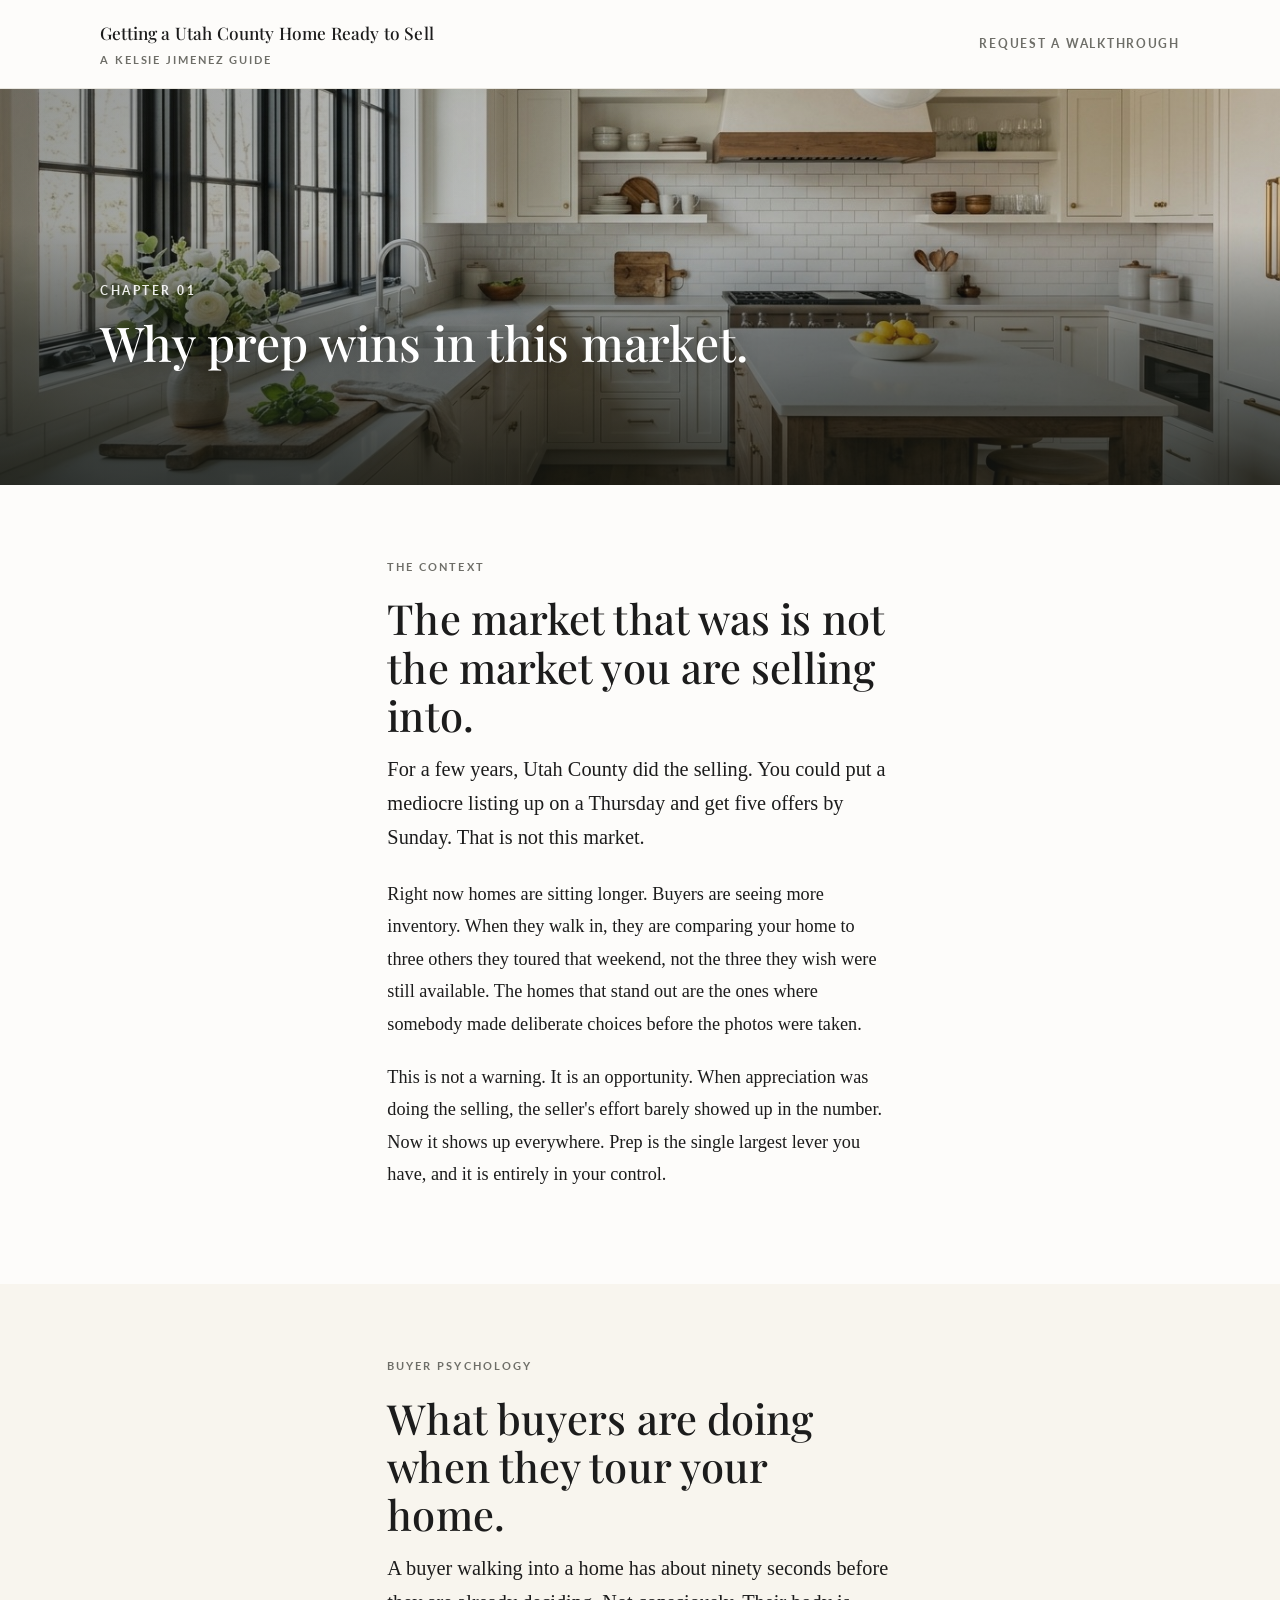
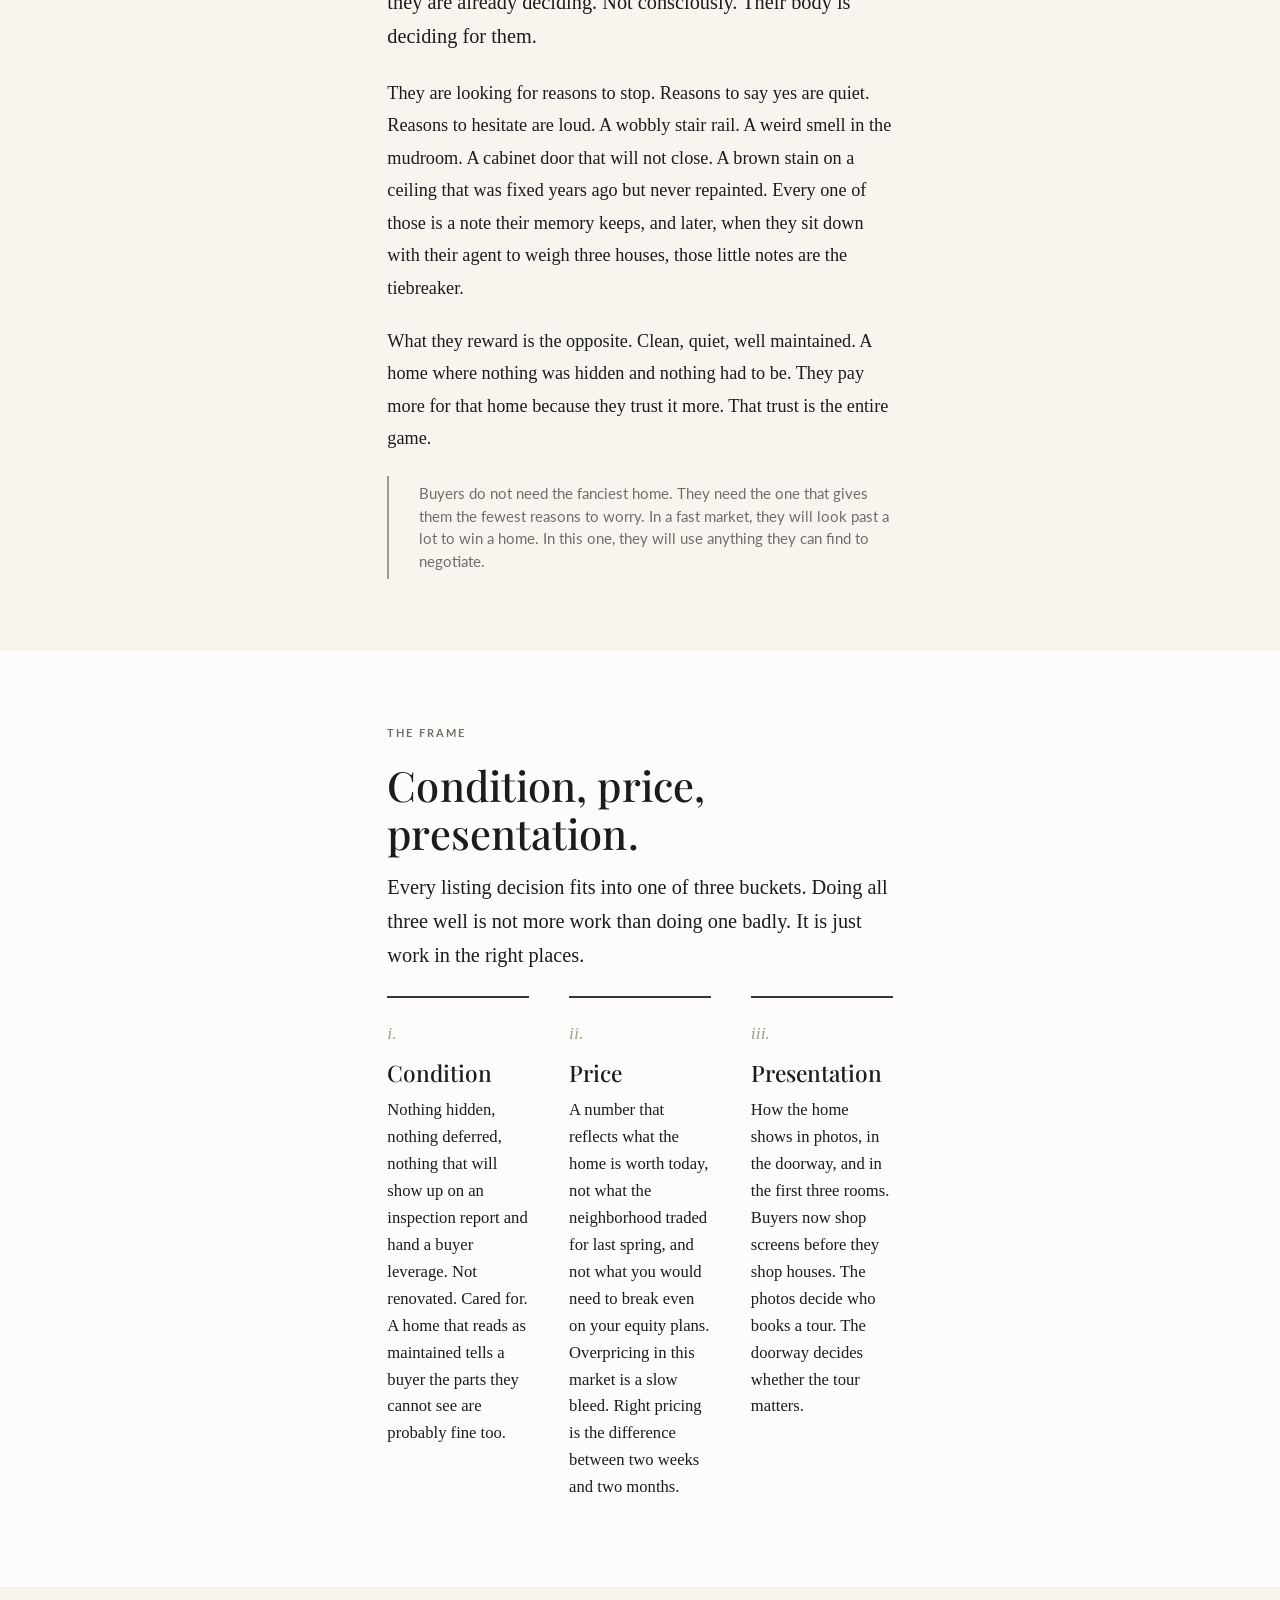
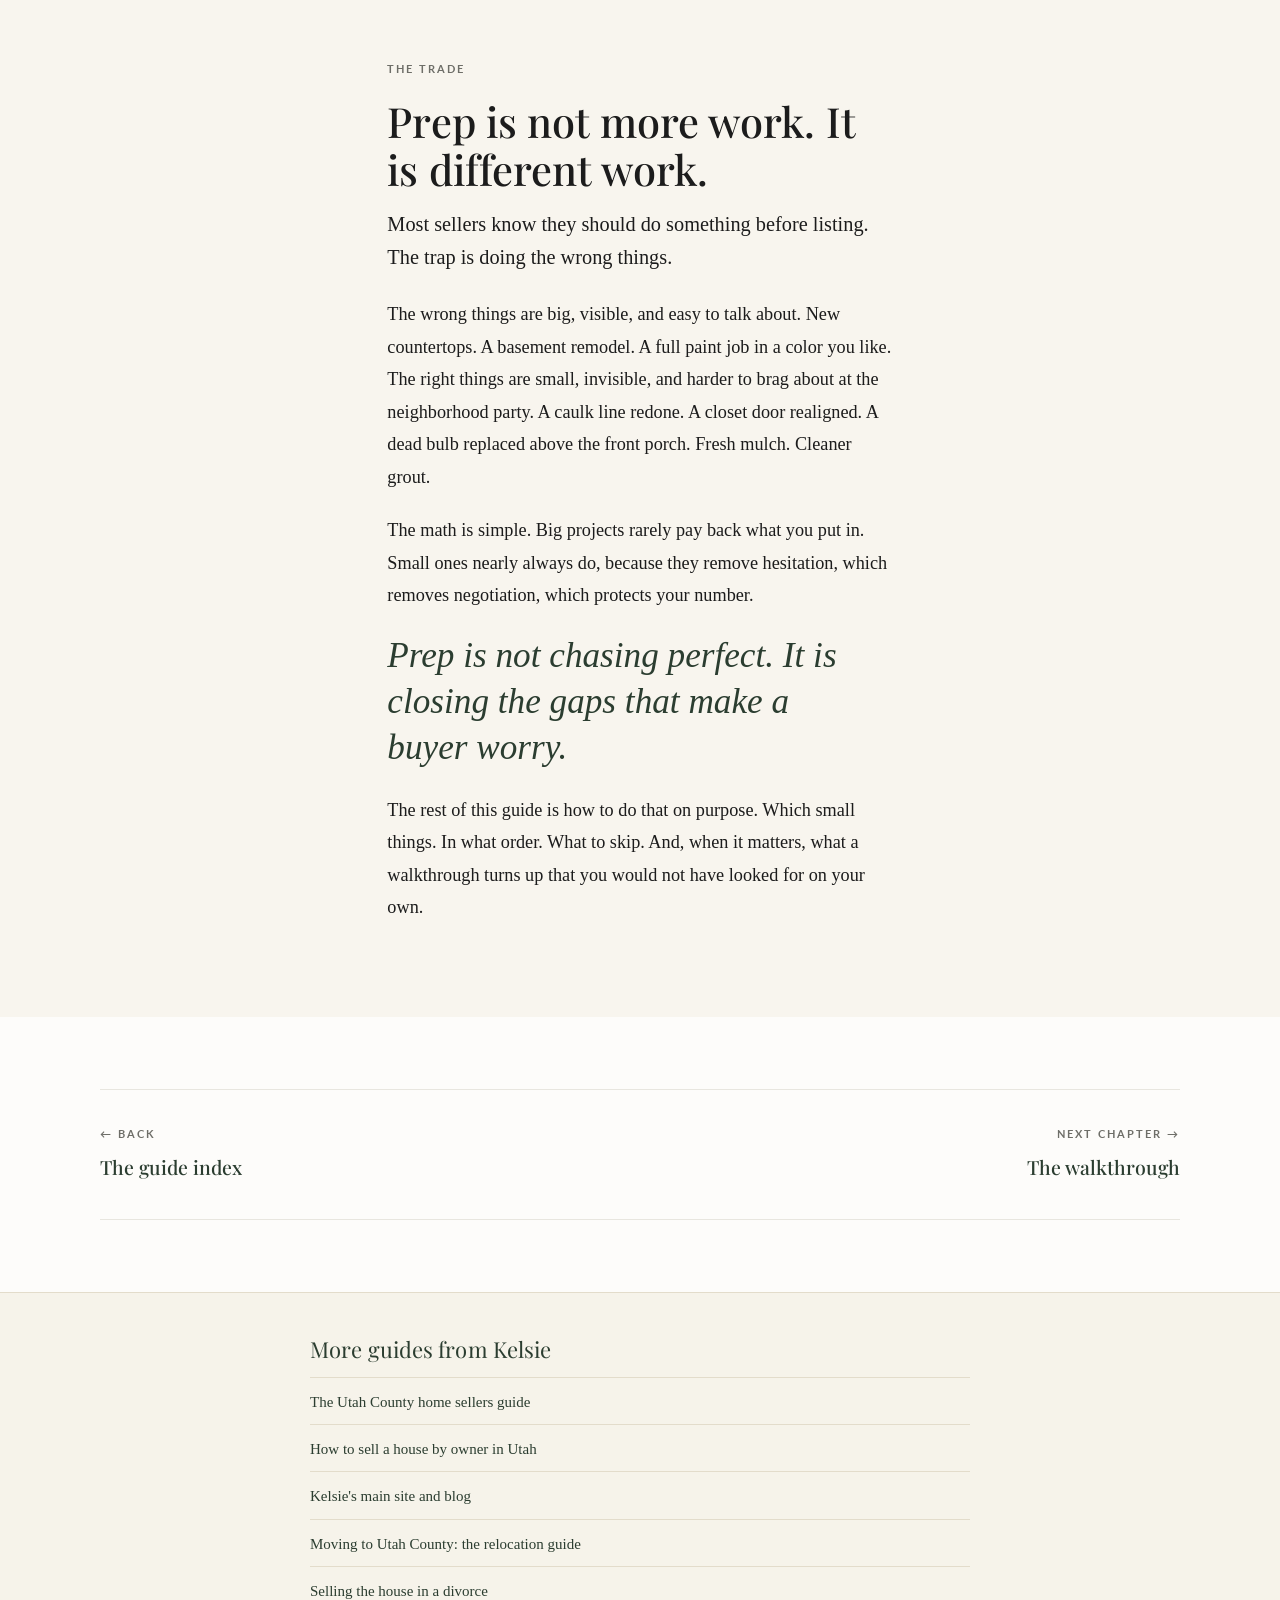
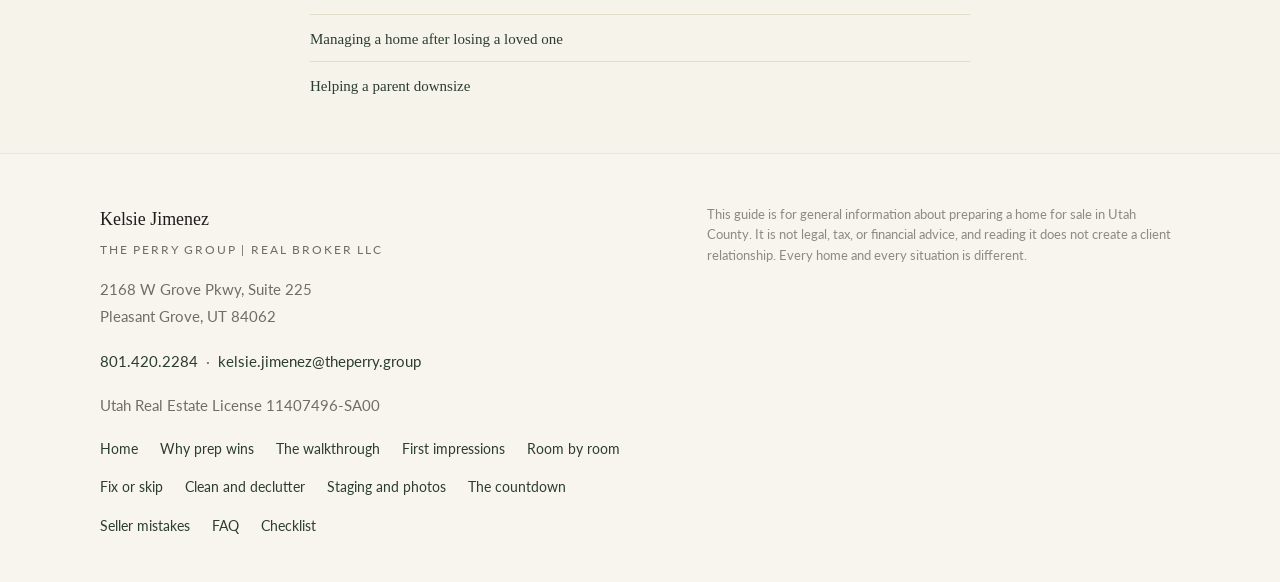
<file: why-prep-wins.html>
<!DOCTYPE html>
<html lang="en">
<head>
<!-- Google tag (gtag.js) -->
<script async src="https://www.googletagmanager.com/gtag/js?id=G-YQR8LKWMLH"></script>
<script>
  window.dataLayer = window.dataLayer || [];
  function gtag(){dataLayer.push(arguments);}
  gtag('js', new Date());
  gtag('config', 'G-YQR8LKWMLH');
</script>
<script id="kj-lead-events">
document.addEventListener('click',function(e){var a=e.target.closest&&e.target.closest('a[href^="sms:"],a[href^="tel:"]');if(a&&window.gtag){gtag('event',a.getAttribute('href').indexOf('sms:')===0?'text_me_click':'call_click',{link_url:a.getAttribute('href'),page_title:document.title,transport_type:'beacon'});}},true);
document.addEventListener('submit',function(e){if(window.gtag){gtag('event','generate_lead',{form_id:(e.target&&e.target.id)||'',page_title:document.title,transport_type:'beacon'});}},true);
</script>

<meta charset="UTF-8" />
<meta name="viewport" content="width=device-width, initial-scale=1.0" />
<title>Why Prep Wins in Utah County Right Now | Listing Prep Guide</title>
<meta name="description" content="In a flat Utah County market, condition, price, and presentation are doing the heavy lifting. Why prep beats waiting for the market, from Kelsie Jimenez." />
<link rel="canonical" href="https://listingprep.kelsiejimenez.com/why-prep-wins.html" />
<meta property="og:type" content="article" />
<meta property="og:title" content="Why Prep Wins in Utah County Right Now" />
<meta property="og:description" content="In a flat Utah County market, condition, price, and presentation are doing the heavy lifting. Prep is where listings are won." />
<meta property="og:url" content="https://listingprep.kelsiejimenez.com/why-prep-wins.html" />
<meta property="og:image" content="https://listingprep.kelsiejimenez.com/hero.jpg" />
<meta name="twitter:card" content="summary_large_image" />
<meta name="twitter:title" content="Why Prep Wins in Utah County Right Now" />
<meta name="twitter:description" content="In a flat market, prep is where listings are won. Read the argument." />
<meta name="twitter:image" content="https://listingprep.kelsiejimenez.com/hero.jpg" />
<script type="application/ld+json">
{
  "@context":"https://schema.org",
  "@type":"Article",
  "headline":"Why Prep Wins in Utah County Right Now",
  "description":"In a flat Utah County market, condition, price, and presentation are doing the heavy lifting. Why prep beats waiting for the market.",
  "url":"https://listingprep.kelsiejimenez.com/why-prep-wins.html",
  "author":{"@type":"Person","name":"Kelsie Jimenez"},
  "publisher":{"@type":"RealEstateAgent","name":"Kelsie Jimenez","logo":{"@type":"ImageObject","url":"https://kelsiejimenez.com/wp-content/uploads/2026/06/headshot.jpg"}},
  "mainEntityOfPage":"https://listingprep.kelsiejimenez.com/why-prep-wins.html"
}
</script>

<link rel="preconnect" href="https://fonts.googleapis.com" />
<link rel="preconnect" href="https://fonts.gstatic.com" crossorigin />
<link href="https://fonts.googleapis.com/css2?family=Lato:wght@400;700&family=Playfair+Display:wght@400;500;600&display=swap" rel="stylesheet" />

<style>
  :root{--bg:#FDFCFA;--bg-warm:#F8F5EE;--sand:#F2E8D5;--ink:#1C1C1C;--ink-soft:#6E6E68;--forest:#2B3D30;--forest-2:#344A39;--bar:#1b2620;--sage:#99A189;--line:#E8E6DF;--cream:#F2E8D5;--display:"Playfair Display",Georgia,serif;--body:"Times New Roman",Times,serif;--util:"Lato",system-ui,sans-serif;--maxw:1140px;--readw:62ch;}
  *{box-sizing:border-box;} html{scroll-behavior:smooth;} @media (prefers-reduced-motion:reduce){html{scroll-behavior:auto;}}
  body{margin:0;background:var(--bg);color:var(--ink);font-family:var(--body);font-size:1.14rem;line-height:1.78;-webkit-font-smoothing:antialiased;text-rendering:optimizeLegibility;}
  .wrap{max-width:var(--maxw);margin:0 auto;padding:0 30px;} .read{max-width:var(--readw);}
  h1,h2,h3{font-family:var(--display);font-weight:500;line-height:1.16;margin:0;}
  p{margin:0 0 1.15em;} a{color:var(--forest);text-underline-offset:3px;}
  .label{font-family:var(--util);text-transform:uppercase;letter-spacing:.18em;font-size:.7rem;font-weight:700;color:var(--ink-soft);margin:0 0 18px;display:block;}
  section{padding:72px 0;} .band-warm{background:var(--bg-warm);}
  h2{font-size:clamp(1.9rem,3.4vw,2.6rem);margin-bottom:14px;letter-spacing:.1px;}
  .lede{font-size:1.27rem;line-height:1.66;color:var(--ink);} .section-head{margin-bottom:34px;}
  .topbar{border-bottom:1px solid var(--line);background:var(--bg);position:sticky;top:0;z-index:20;}
  .topbar .wrap{display:flex;align-items:center;justify-content:space-between;padding-top:18px;padding-bottom:18px;}
  .topbar .brand{font-family:var(--display);font-size:1.08rem;font-weight:500;color:var(--ink);text-decoration:none;letter-spacing:.01em;}
  .topbar .brand-sub{display:block;font-family:var(--util);font-size:.66rem;letter-spacing:.18em;text-transform:uppercase;color:var(--ink-soft);margin-top:2px;font-weight:700;}
  .topbar .top-cta{font-family:var(--util);font-size:.78rem;letter-spacing:.14em;text-transform:uppercase;font-weight:700;color:var(--ink-soft);text-decoration:none;}
  .topbar .top-cta:hover,.topbar .top-cta:focus{color:var(--forest);}
  .hero-slim{position:relative;min-height:44vh;display:flex;flex-direction:column;justify-content:flex-end;overflow:hidden;background:var(--forest-2);}
  .hero-slim .hero-img{position:absolute;inset:0;width:100%;height:100%;object-fit:cover;object-position:center;display:block;}
  .hero-slim .hero-scrim{position:absolute;inset:0;background:linear-gradient(180deg,rgba(18,22,18,.18) 0%,rgba(18,22,18,.16) 34%,rgba(18,22,18,.55) 64%,rgba(18,22,18,.8) 100%),linear-gradient(100deg,rgba(18,22,18,.34) 0%,rgba(18,22,18,0) 55%);}
  .hero-slim .hero-inner{position:relative;z-index:2;padding:60px 30px 44px;max-width:var(--maxw);margin:0 auto;color:#fff;width:100%;}
  .hero-slim .hero-eyebrow{font-family:var(--util);font-size:11.5px;letter-spacing:.22em;text-transform:uppercase;opacity:.9;font-weight:700;margin-bottom:14px;display:block;color:#fff;}
  .hero-slim .hero-title{font-family:var(--display);font-weight:500;font-size:clamp(1.9rem,4.4vw,3rem);line-height:1.1;margin:0;color:#fff;text-shadow:0 2px 24px rgba(0,0,0,.5);max-width:22ch;}
  .pull{font-family:'Times New Roman',Georgia,serif;font-style:italic;font-weight:400;font-size:clamp(1.55rem,3vw,2.2rem);line-height:1.32;color:var(--forest);max-width:26ch;margin:0 0 22px;}
  .factors{display:grid;grid-template-columns:1fr 1fr;gap:6px 56px;margin-top:6px;}
  @media (max-width:720px){.factors{grid-template-columns:1fr;}}
  .factor{padding:22px 0;border-top:1px solid var(--line);}
  .factor h3{font-size:1.2rem;margin-bottom:6px;} .factor p{font-size:1.02rem;line-height:1.6;margin:0;color:var(--ink);}
  .panel{border-left:2px solid var(--sage);padding:6px 0 6px 30px;margin-top:8px;}
  .panel .fine{font-family:var(--util);font-size:.92rem;line-height:1.55;color:var(--ink-soft);margin:0;}
  .cols3{display:grid;grid-template-columns:repeat(3,1fr);gap:40px;margin-top:8px;}
  @media (max-width:840px){.cols3{grid-template-columns:1fr;gap:30px;}}
  .opt{padding-top:20px;border-top:2px solid var(--forest);}
  .opt__no{font-family:'Times New Roman',Georgia,serif;font-style:italic;font-weight:500;font-size:1.1rem;color:var(--sage);margin-bottom:10px;}
  .opt h3{font-size:1.42rem;margin-bottom:10px;line-height:1.22;}
  .opt p{font-size:1.04rem;line-height:1.62;margin-bottom:14px;}
  .pn{display:grid;grid-template-columns:1fr 1fr;gap:40px;border-top:1px solid var(--line);border-bottom:1px solid var(--line);padding:34px 0;}
  @media (max-width:720px){.pn{grid-template-columns:1fr;gap:22px;}}
  .pn a{color:var(--ink);text-decoration:none;display:block;}
  .pn .plabel{font-family:var(--util);font-size:.7rem;letter-spacing:.18em;text-transform:uppercase;color:var(--ink-soft);font-weight:700;margin-bottom:6px;display:block;}
  .pn .ptitle{font-family:var(--display);font-weight:500;font-size:1.22rem;color:var(--forest);}
  .pn .right{text-align:right;} @media (max-width:720px){.pn .right{text-align:left;}}
  footer{background:var(--bg-warm);border-top:1px solid var(--line);padding:50px 0 44px;font-family:var(--util);font-size:.95rem;color:var(--ink-soft);}
  footer .wrap{display:grid;grid-template-columns:1.2fr 1fr;gap:40px;}
  @media (max-width:720px){footer .wrap{grid-template-columns:1fr;gap:26px;}}
  footer .fname{font-family:var(--body);color:var(--ink);font-size:1.12rem;}
  footer .fname span{font-family:var(--util);display:block;font-size:.72rem;letter-spacing:.16em;text-transform:uppercase;color:var(--ink-soft);margin-top:4px;}
  footer a{color:var(--forest);text-decoration:none;} footer a:hover{text-decoration:underline;}
  .footer-nav{display:flex;flex-wrap:wrap;gap:14px 22px;margin-top:14px;}
  .footer-nav a{font-family:var(--util);font-size:.86rem;}
  .disclaimer{font-size:.8rem;line-height:1.62;color:#8B8B84;}
  .reveal{opacity:0;transform:translateY(12px);transition:opacity .6s ease,transform .6s ease;}
  .reveal.in{opacity:1;transform:none;}
  @media (prefers-reduced-motion:reduce){.reveal{opacity:1;transform:none;transition:none;}}
  a.skip{position:absolute;left:-9999px;}
  a.skip:focus{left:16px;top:16px;position:fixed;background:var(--bg);color:var(--forest);padding:10px 16px;border-radius:4px;z-index:50;border:1px solid var(--line);}
  h1 em,h2 em,h3 em,h4 em,h5 em,h6 em,.pull,.opt__no{font-family:'Times New Roman',Georgia,serif;font-style:italic;}
</style>
</head>
<body>
<a class="skip" href="#main">Skip to article</a>

<header class="topbar">
  <div class="wrap">
    <a class="brand" href="/">Getting a Utah County Home Ready to Sell<span class="brand-sub">A Kelsie Jimenez Guide</span></a>
    <a class="top-cta" href="/#walkthrough-form">Request a walkthrough</a>
  </div>
</header>

<section class="hero-slim">
  <img class="hero-img" src="hero.jpg" alt="A Utah County home ready to list, with soft evening light on the facade" />
  <div class="hero-scrim"></div>
  <div class="hero-inner">
    <span class="hero-eyebrow">Chapter 01</span>
    <h1 class="hero-title">Why prep wins in this market.</h1>
  </div>
</section>

<main id="main">

<section>
  <div class="wrap read reveal">
    <span class="label">The context</span>
    <h2>The market that was is not the market you are selling into.</h2>
    <p class="lede">For a few years, Utah County did the selling. You could put a mediocre listing up on a Thursday and get five offers by Sunday. That is not this market.</p>
    <p>Right now homes are sitting longer. Buyers are seeing more inventory. When they walk in, they are comparing your home to three others they toured that weekend, not the three they wish were still available. The homes that stand out are the ones where somebody made deliberate choices before the photos were taken.</p>
    <p>This is not a warning. It is an opportunity. When appreciation was doing the selling, the seller's effort barely showed up in the number. Now it shows up everywhere. Prep is the single largest lever you have, and it is entirely in your control.</p>
  </div>
</section>

<section class="band-warm">
  <div class="wrap read reveal">
    <span class="label">Buyer psychology</span>
    <h2>What buyers are doing when they tour your home.</h2>
    <p class="lede">A buyer walking into a home has about ninety seconds before they are already deciding. Not consciously. Their body is deciding for them.</p>
    <p>They are looking for reasons to stop. Reasons to say yes are quiet. Reasons to hesitate are loud. A wobbly stair rail. A weird smell in the mudroom. A cabinet door that will not close. A brown stain on a ceiling that was fixed years ago but never repainted. Every one of those is a note their memory keeps, and later, when they sit down with their agent to weigh three houses, those little notes are the tiebreaker.</p>
    <p>What they reward is the opposite. Clean, quiet, well maintained. A home where nothing was hidden and nothing had to be. They pay more for that home because they trust it more. That trust is the entire game.</p>
    <div class="panel"><p class="fine">Buyers do not need the fanciest home. They need the one that gives them the fewest reasons to worry. In a fast market, they will look past a lot to win a home. In this one, they will use anything they can find to negotiate.</p></div>
  </div>
</section>

<section>
  <div class="wrap read reveal">
    <span class="label">The frame</span>
    <h2>Condition, price, presentation.</h2>
    <p class="lede">Every listing decision fits into one of three buckets. Doing all three well is not more work than doing one badly. It is just work in the right places.</p>
    <div class="cols3">
      <div class="opt"><div class="opt__no">i.</div><h3>Condition</h3><p>Nothing hidden, nothing deferred, nothing that will show up on an inspection report and hand a buyer leverage. Not renovated. Cared for. A home that reads as maintained tells a buyer the parts they cannot see are probably fine too.</p></div>
      <div class="opt"><div class="opt__no">ii.</div><h3>Price</h3><p>A number that reflects what the home is worth today, not what the neighborhood traded for last spring, and not what you would need to break even on your equity plans. Overpricing in this market is a slow bleed. Right pricing is the difference between two weeks and two months.</p></div>
      <div class="opt"><div class="opt__no">iii.</div><h3>Presentation</h3><p>How the home shows in photos, in the doorway, and in the first three rooms. Buyers now shop screens before they shop houses. The photos decide who books a tour. The doorway decides whether the tour matters.</p></div>
    </div>
  </div>
</section>

<section class="band-warm">
  <div class="wrap read reveal">
    <span class="label">The trade</span>
    <h2>Prep is not more work. It is different work.</h2>
    <p class="lede">Most sellers know they should do something before listing. The trap is doing the wrong things.</p>
    <p>The wrong things are big, visible, and easy to talk about. New countertops. A basement remodel. A full paint job in a color you like. The right things are small, invisible, and harder to brag about at the neighborhood party. A caulk line redone. A closet door realigned. A dead bulb replaced above the front porch. Fresh mulch. Cleaner grout.</p>
    <p>The math is simple. Big projects rarely pay back what you put in. Small ones nearly always do, because they remove hesitation, which removes negotiation, which protects your number.</p>
    <p class="pull">Prep is not chasing perfect. It is closing the gaps that make a buyer worry.</p>
    <p>The rest of this guide is how to do that on purpose. Which small things. In what order. What to skip. And, when it matters, what a walkthrough turns up that you would not have looked for on your own.</p>
  </div>
</section>

<section>
  <div class="wrap">
    <div class="pn">
      <a href="/"><span class="plabel">&larr; Back</span><span class="ptitle">The guide index</span></a>
      <a class="right" href="the-walkthrough.html"><span class="plabel">Next chapter &rarr;</span><span class="ptitle">The walkthrough</span></a>
    </div>
  </div>
</section>

</main>


<!-- GUIDE NETWORK CROSS-LINKS -->
<nav class="guide-network-nav" aria-label="More guides from Kelsie" style="background:#F6F3EA; border-top:1px solid #E3DCCB; padding:44px 24px;">
  <div style="max-width:660px; margin:0 auto;">
    <h2 style="font-family:'Playfair Display',serif; font-weight:400; font-style:normal; font-size:22px; color:#2B3D30; margin:0 0 14px;">More guides from Kelsie</h2>
    <ul style="list-style:none; margin:0; padding:0;">
      <li style="padding:7px 0; border-top:1px solid #E3DCCB;"><a href="https://sellers.kelsiejimenez.com/" style="color:#2B3D30; text-decoration:none; font-family:'Times New Roman',Times,serif; font-size:15px;">The Utah County home sellers guide</a></li>
      <li style="padding:7px 0; border-top:1px solid #E3DCCB;"><a href="https://forsalebyowner.kelsiejimenez.com/" style="color:#2B3D30; text-decoration:none; font-family:'Times New Roman',Times,serif; font-size:15px;">How to sell a house by owner in Utah</a></li>
      <li style="padding:7px 0; border-top:1px solid #E3DCCB;"><a href="https://kelsiejimenez.com" style="color:#2B3D30; text-decoration:none; font-family:'Times New Roman',Times,serif; font-size:15px;">Kelsie's main site and blog</a></li>
      <li style="padding:7px 0; border-top:1px solid #E3DCCB;"><a href="https://guide.kelsiejimenez.com/" style="color:#2B3D30; text-decoration:none; font-family:'Times New Roman',Times,serif; font-size:15px;">Moving to Utah County: the relocation guide</a></li>
      <li style="padding:7px 0; border-top:1px solid #E3DCCB;"><a href="https://divorce.kelsiejimenez.com/" style="color:#2B3D30; text-decoration:none; font-family:'Times New Roman',Times,serif; font-size:15px;">Selling the house in a divorce</a></li>
      <li style="padding:7px 0; border-top:1px solid #E3DCCB;"><a href="https://probate.kelsiejimenez.com/" style="color:#2B3D30; text-decoration:none; font-family:'Times New Roman',Times,serif; font-size:15px;">Managing a home after losing a loved one</a></li>
      <li style="padding:7px 0; border-top:1px solid #E3DCCB;"><a href="https://downsizing.kelsiejimenez.com/" style="color:#2B3D30; text-decoration:none; font-family:'Times New Roman',Times,serif; font-size:15px;">Helping a parent downsize</a></li>
    </ul>
  </div>
</nav>
<footer>
  <div class="wrap">
    <div>
      <div class="fname">Kelsie Jimenez<span>The Perry Group | Real Broker LLC</span></div>
      <p style="margin-top:16px;">2168 W Grove Pkwy, Suite 225<br/>Pleasant Grove, UT 84062</p>
      <p><a href="tel:+18014202284">801.420.2284</a> &nbsp;&middot;&nbsp; <a href="mailto:kelsie.jimenez@theperry.group">kelsie.jimenez@theperry.group</a></p>
      <p>Utah Real Estate License 11407496-SA00</p>
      <div class="footer-nav">
        <a href="/">Home</a>
        <a href="why-prep-wins.html">Why prep wins</a>
        <a href="the-walkthrough.html">The walkthrough</a>
        <a href="first-impressions.html">First impressions</a>
        <a href="room-by-room.html">Room by room</a>
        <a href="fix-or-skip.html">Fix or skip</a>
        <a href="clean-declutter.html">Clean and declutter</a>
        <a href="staging-light-photos.html">Staging and photos</a>
        <a href="the-countdown.html">The countdown</a>
        <a href="seller-mistakes.html">Seller mistakes</a>
        <a href="faq.html">FAQ</a>
        <a href="checklist.html">Checklist</a>
      </div>
    </div>
    <div><p class="disclaimer">This guide is for general information about preparing a home for sale in Utah County. It is not legal, tax, or financial advice, and reading it does not create a client relationship. Every home and every situation is different.</p></div>
  </div>
</footer>

<script>(function(){var reduce=window.matchMedia&&window.matchMedia('(prefers-reduced-motion: reduce)').matches;var items=document.querySelectorAll('.reveal');if(reduce||!('IntersectionObserver' in window)){items.forEach(function(el){el.classList.add('in');});return;}var obs=new IntersectionObserver(function(entries){entries.forEach(function(e){if(e.isIntersecting){e.target.classList.add('in');obs.unobserve(e.target);}});},{threshold:0.12});items.forEach(function(el){obs.observe(el);});})();</script>
</body>
</html>
</file>
